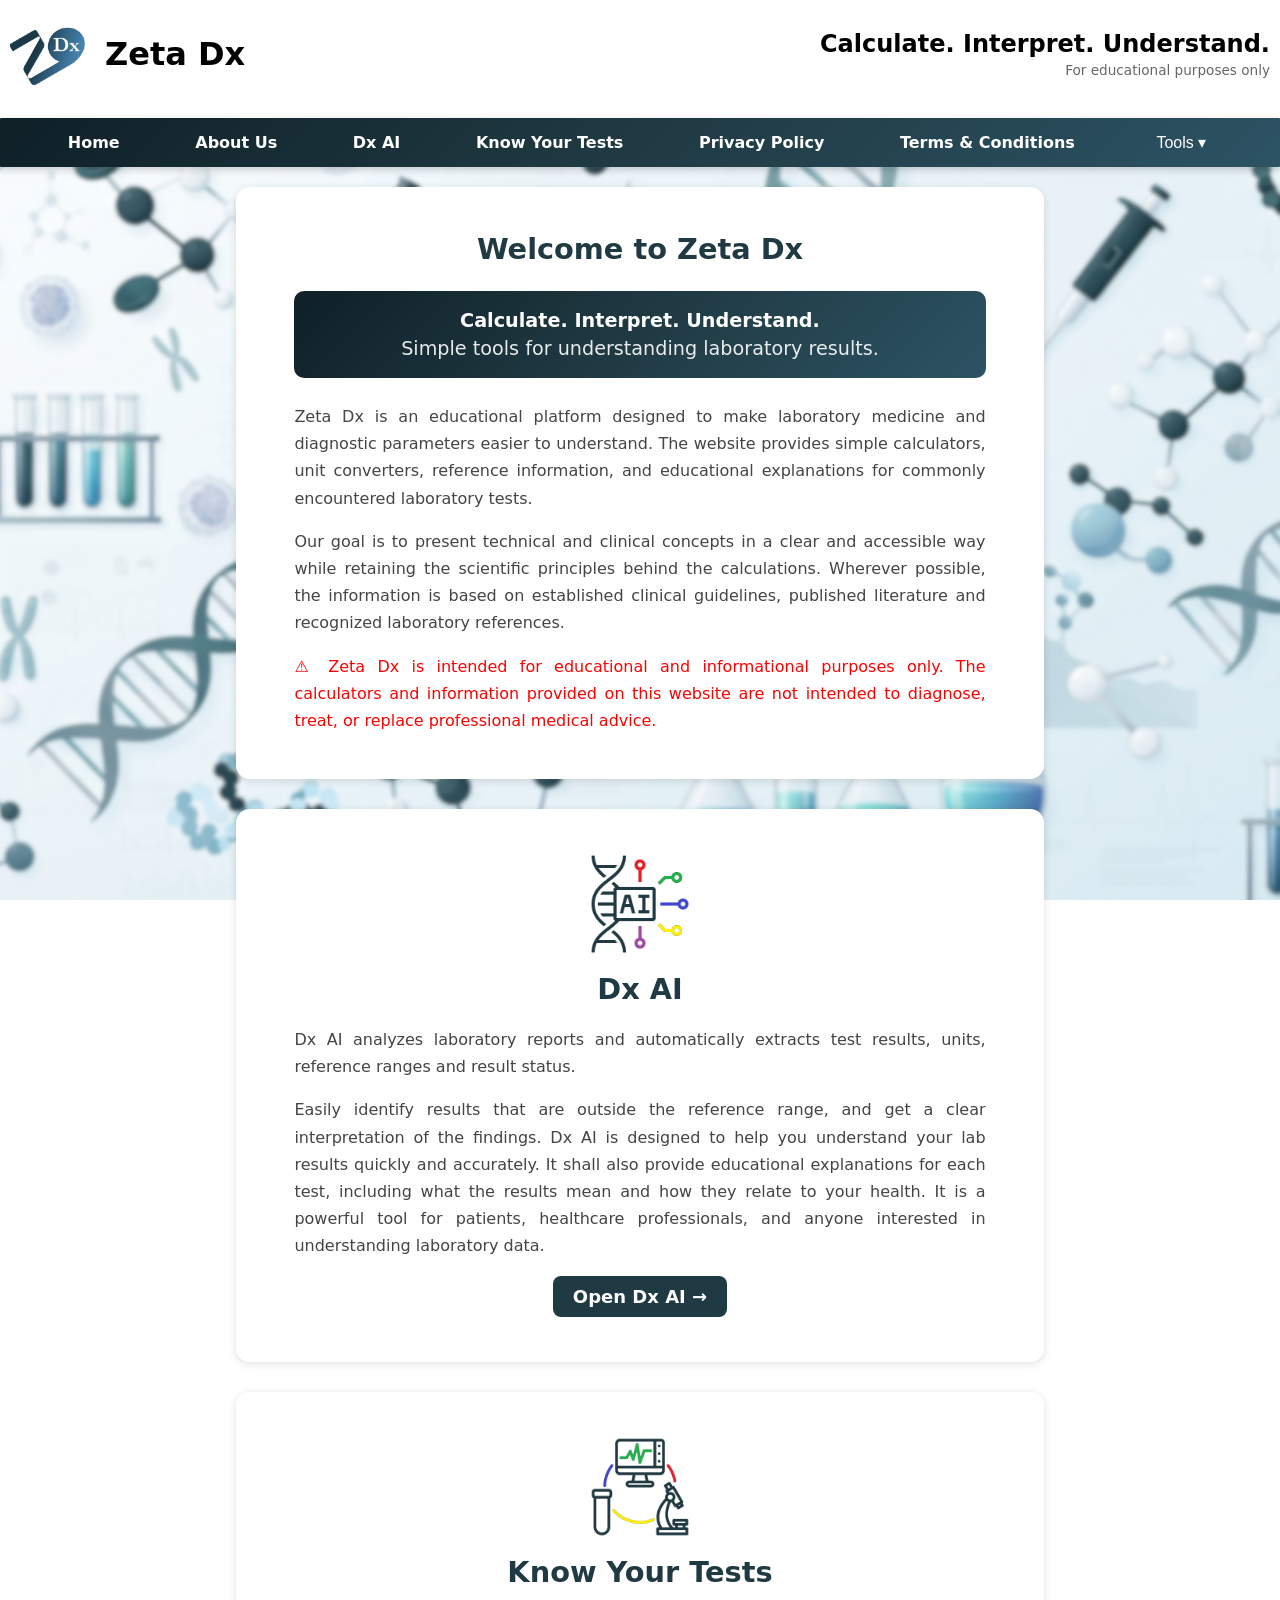
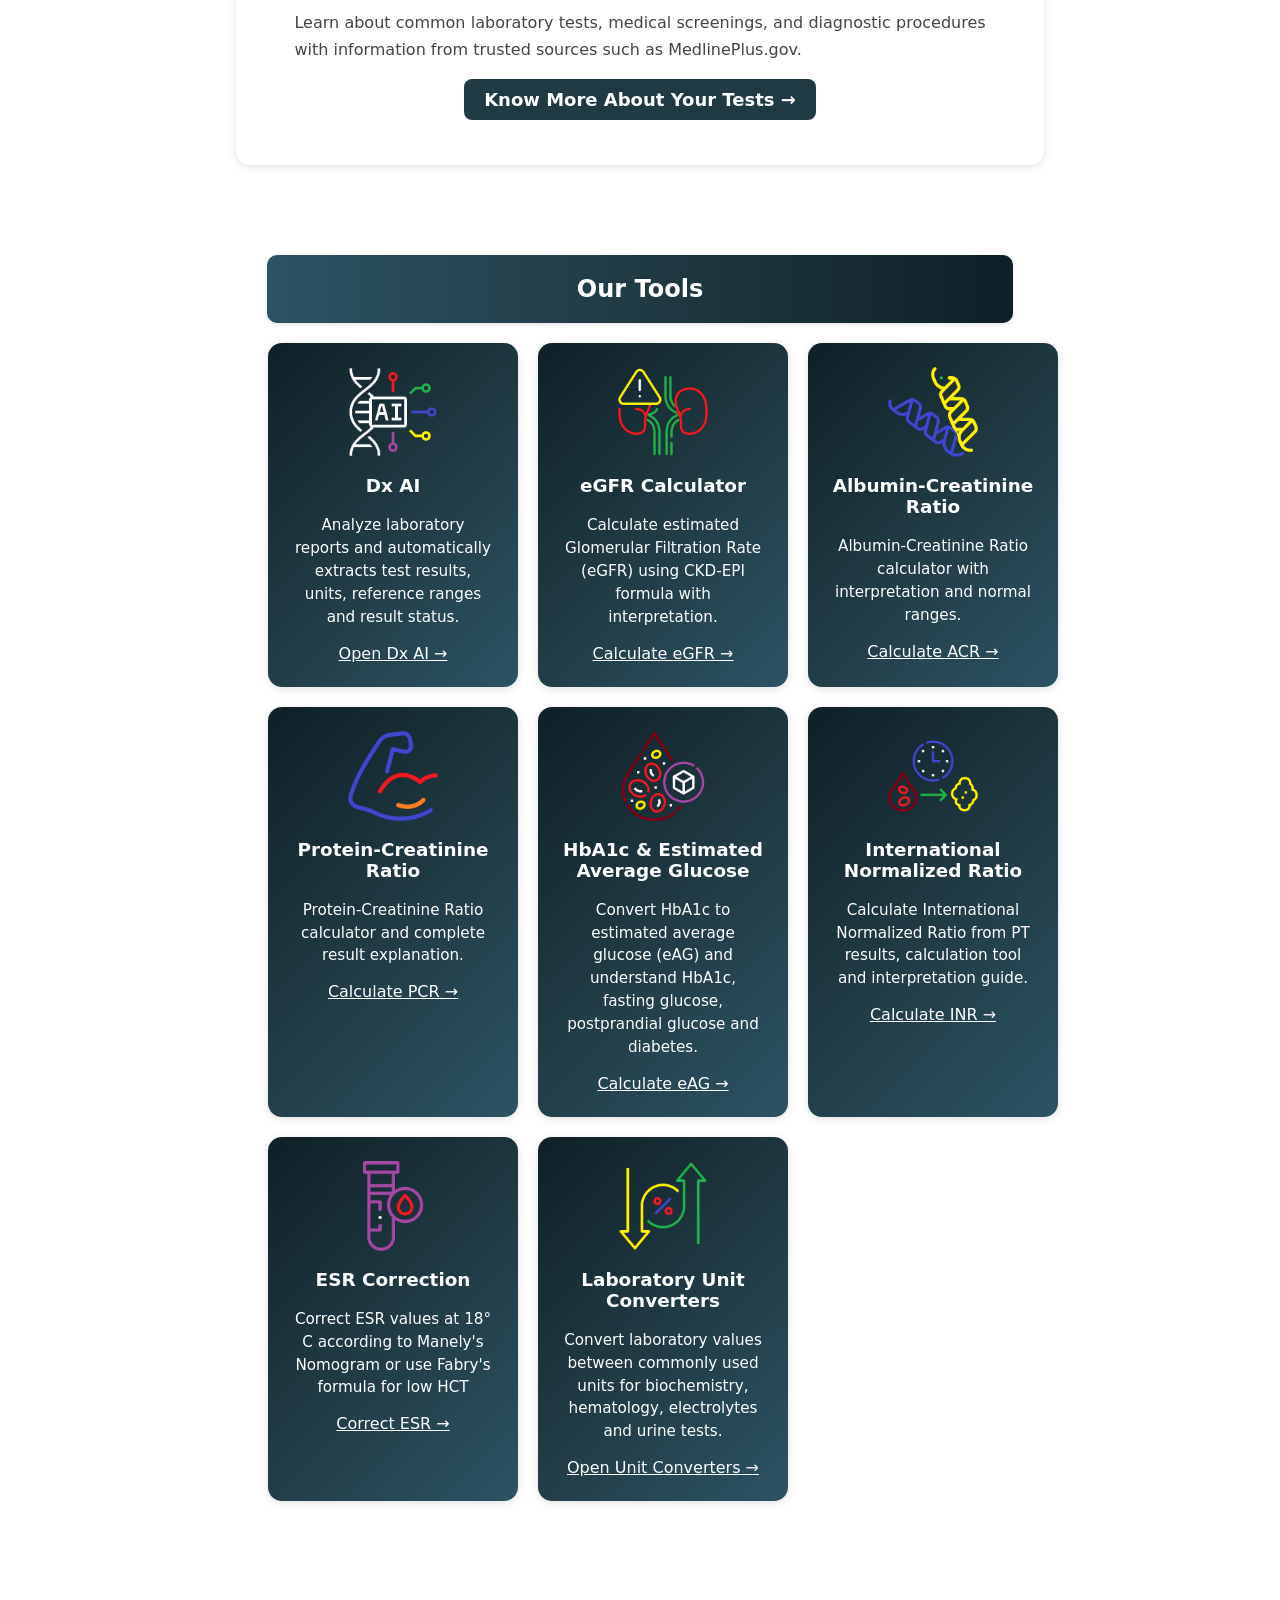
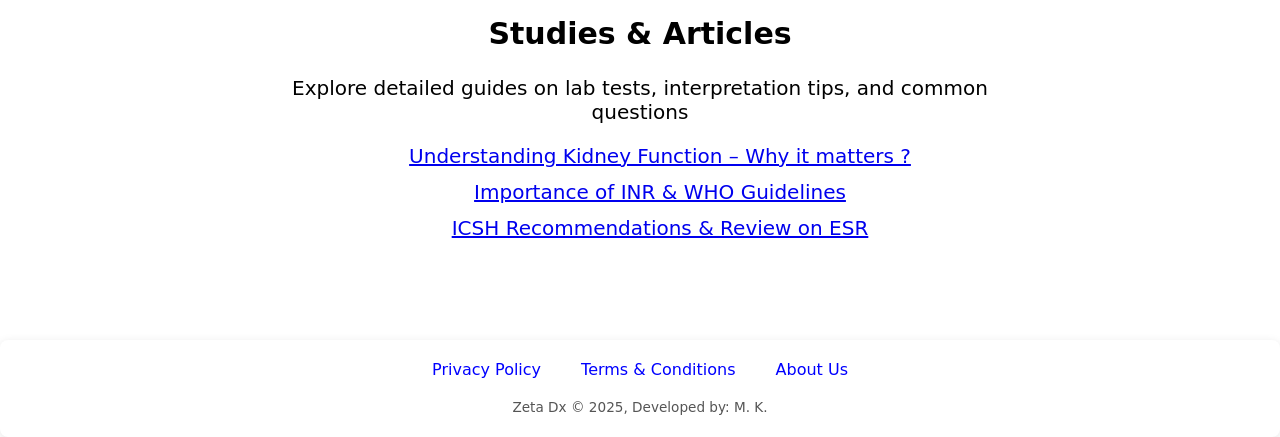
<file: index.html>
<!DOCTYPE html>
<html lang="en">
<head>
	<script async src="https://pagead2.googlesyndication.com/pagead/js/adsbygoogle.js?client=ca-pub-1137049263274228"
	 crossorigin="anonymous"></script>
	<link rel="canonical" href="https://zeta-dx.github.io/" />


	<meta charset="UTF-8" />
	<meta name="viewport" content="width=device-width, initial-scale=1.0" />
	<meta name="description" content="Diagnostic Calculators for ACR, PCR, INR, ESR with detailed lab test explanations and educational medical guides." />
	<meta name="keywords" content="ACR calculator, PCR calculator, INR calculator, ESR Correction, lab calculators, medical calculators, kidney test interpretation, blood test explanation
		urine test, urine analysis, urine strips, kidney health, pathology" />
	<title>Zeta Dx - Calculators & more</title>
	<link rel="icon" href="favicon.ico" type="image/x-icon">
	<!-- Open Graph -->
	<meta property="og:title" content="Zeta Dx – Diagnostic Calculators">
	<meta property="og:description" content="Educational calculators for ACR, PCR, INR and ESR with clear medical explanations.">
	<meta property="og:type" content="website">
	<meta property="og:url" content="https://zeta-dx.github.io/">
	<meta property="og:image" content="https://zeta-dx.github.io/zeta_dx.webp">
	<!-- Twitter Card -->
	<meta name="twitter:card" content="summary_large_image">
	<meta name="twitter:title" content="Zeta Dx – Diagnostic Calculators">
	<meta name="twitter:description" content="ACR, PCR, INR and ESR calculators with medical explanations.">
	<meta name="twitter:image" content="https://zeta-dx.github.io/zeta_dx.webp">
	<script type="application/ld+json">
	{
	  "@context": "https://schema.org",
	  "@type": "WebSite",
	  "name": "Zeta-DX",
	  "url": "https://zeta-dx.github.io/",
	  "description": "Zeta-DX provides medical diagnostic tools, calculators, and clinical reference resources",
	  "inLanguage": "en"
	}
	</script>

	
  <style>
	:root {
	  --brand-gradient: linear-gradient(135deg, #0f2027, #203a43, #2c5364);
	  --brand-shadow: 0 2px 8px rgba(0,0,0,0.12);
	}

	body {
	  background-image: url('bg.png');
	  background-size: cover;
	  background-repeat: no-repeat;
	  background-position: center;
	  background-attachment: fixed;
	  font-family: system-ui, -apple-system, BlinkMacSystemFont, "Segoe UI", Roboto, Arial, sans-serif;
	  margin: 0;
	  padding: 0;
	  
	}

	/* ================= HEADER ================= */

	.top-header {
	  position: sticky;
	  top: 0;
	  z-index: 1000;

	  background: white;
	  box-shadow: 0 2px 10px rgba(0,0,0,0.1);
	}

	/* Top row layout */
	.header-main {
	  display: flex;
	  justify-content: space-between;
	  align-items: center;
	  padding: 14px 10px;
	}

	/* Navigation row */
	.header-nav {
	  max-width: 100%;
	  margin: 10px auto;
	  padding: 14px 30px;
	  background: var(--brand-gradient);
	  display: flex;
	  justify-content: space-around;
	  align-items: center;

	  box-shadow: var(--brand-shadow);
	  border-radius: 1px;
	}

	.header-nav a {
	  text-decoration: none;
	  color: #fff;
	  font-size: 16px;
	}
	
	.header-left {
	  display: flex;
	  align-items: center;
	  gap: 15px;
	}

	.header-left img {
	  height: 80px;
	}

	.title-block h1 {
	  margin: 0;
	  font-size: 2rem;
	}

	.header-right {
	  text-align: right;
	}

	.header-right h2 {
	  margin: 0;
	  font-size: 1.5rem;
	  font-weight: 600;
	}

	.header-right p {
	  margin: 4px 0 0;
	  font-size: 0.85rem;
	  color: #666;
	}
	.dropdown {
	  position: relative;
	}

	/* Button */
	.dropbtn {
	  background: none;
	  border: none;
	  cursor: pointer;
	  font-size: 16px;
	  color:white;
	}

	/* Dropdown menu */
	.dropdown-content {
	  display: none;
	  position: absolute;
	  font: system-ui;
	  top: 100%;
	  left: 0;
	  background: var(--brand-gradient);
	  min-width: 140px;
	  box-shadow: 0 6px 12px rgba(0,0,0,0.2);
	  z-index: 9999;
	}

	.dropdown-content a {
	  display: block;
	  padding: 10px 14px;
	  white-space: nowrap;
	}

	/* Show on hover */
	.dropdown:hover .dropdown-content {
	  display: block;
	}

	/* ================= INTRODUCTION ================= */

	.intro-section {

	width: 60%;

	margin: 20px auto 30px;

	padding: 35px 20px;

	background: white;

	border-radius: 14px;

	box-shadow: var(--brand-shadow);

	}


	.intro-content {

	max-width: 90%;

	margin: 10px auto;

	}

	.intro-content h2 {

	margin-top: 5px;

	margin-bottom: 20px;
	

	color: #203a43;

	font-size: 1.8rem;

	text-align: center;

	}


	.intro-content p {

	color: #444;

	font-size: 1rem;

	line-height: 1.7;

	text-align: justify;

	margin-bottom: 16px;

	}


	.intro-highlight {

	display: flex;

	flex-direction: column;

	align-items: center;

	gap: 5px;

	margin: 25px 0;

	padding: 18px;

	background: var(--brand-gradient);

	color: white;

	border-radius: 10px;

	text-align: center;

	}


	.intro-highlight strong {

	font-size: 1.2rem;

	}


	.intro-highlight span {

	font-size: 1.2rem;

	opacity: 0.9;

	}


	.intro-disclaimer {

	font-size: 1rem !important;

	color: #ff0000 !important;

	margin-bottom: 0 !important;

	}


	/* ================= MOBILE ================= */

	@media (max-width: 500px) {

	.intro-section {

		width: 70%;

		padding: 15px 20px;

	}

	.intro-content p {

		text-align: left;

	}

	}

	/* ================= NAV ================= */

	nav {
	  background: #fff;
	  max-width: 65%;
	  margin: 10px auto;
	  padding: 14px 30px;

	  display: flex;
	  justify-content: space-around;
	  align-items: center;

	  box-shadow: var(--brand-shadow);
	  border-radius: 12px;
	}

	nav a {
	  text-decoration: none;
	  color: #000;
	  font-weight: 600;
	}

	/* ================= HERO ================= */

	.hero {
	  background: var(--brand-gradient);
	  width: 80%;
	  margin: 20px auto;
	  padding: 30px 25px;
	  text-align: center;
	  color: white;
	  border-radius: 14px;
	  box-shadow: var(--brand-shadow);
	}

	.hero h1 {
	  font-size: 2rem;
	  margin-bottom: 10px;
	}

	/* ================= SECTIONS ================= */

	.section {
	  padding: 40px 20px;
	  text-align: center;
	}

	.section-title {
	  background: var(--brand-gradient);
	  color: white;
	  padding: 16px 30px;
	  border-radius: 12px;
	  width: fit-content;
	  margin: 0 auto 30px;
	  box-shadow: var(--brand-shadow);
	}

	/* ================= CARDS ================= */

	.cards {
	  width: 60%;
	  margin: 0 auto;
	  display: grid;
	  grid-template-columns: repeat(3, minmax(250px, 1fr));
	  gap: 20px;
	}

	.card {
	  background: var(--brand-gradient);
	  border-radius: 14px;
	  padding: 24px;
	  color: white;
	  box-shadow: var(--brand-shadow);
	  transition: transform 0.2s ease, box-shadow 0.2s ease;
	}

	.card-icon {
		width: 100%;
		height: 90px;

		margin-bottom: 18px;

		display: flex;
		align-items: center;
		justify-content: center;
	}

	.card-icon img {
		width: 100%;
		height: 100%;

		object-fit: contain;

		display: block;
	}

	.card-icon-1 {
		width: 100%;
		height: 100px;

		margin-bottom: 18px;

		display: flex;
		align-items: center;
		justify-content: center;
	}

	.card-icon-1 img {
		width: 100%;
		height: 100%;

		object-fit: contain;

		display: block;
	}

	.card:hover {
	  transform: translateY(-4px);
	  box-shadow: 0 6px 16px rgba(0,0,0,0.18);
	}

	.card h3 {
	  margin-top: 0;
	  font-size: 1.15rem;
	}

	.card p {
	  font-size: 0.95rem;
	  line-height: 1.5;
	}

	/* ================= FOOTER ================= */

	footer {
	  max-width: 100%;
	  margin: 40px auto 0;
	  padding: 20px;
	  background: white;
	  border-radius: 8px;
	  box-shadow: var(--brand-shadow);
	  text-align: center;
	}

	footer ul {
	  list-style: none;
	  padding: 0;
	  display: flex;
	  justify-content: center;
	  gap: 40px;
	  margin: 0;
	}

	footer ul li a {
	  color: #1a73e8;
	  font-weight: 500;
	  text-decoration: none;
	}

	footer ul li a:hover {
	  text-decoration: underline;
	}

	footer p {
	  margin-top: 12px;
	  font-size: 0.85rem;
	  color: #555;
	}

	/* ================= MOBILE ================= */

	@media (max-width: 700px) {
	  nav {
		max-width: 90%;
		flex-direction: column;
		gap: 10px;
	  }

	  .cards {
		width: 90%;
		grid-template-columns: 1fr;
	  }

	  .header-right {
		display: none;
	  }
	}
</style>

</head>
<body>
<header class="top-header">
  
  <!-- Top row -->
  <div class="header-main">
    <div class="header-left">
      <img src="zeta_dx.webp" alt="Zeta Dx Logo">
      <div class="title-block">
        <h1>Zeta Dx</h1>
      </div>
    </div>

    <div class="header-right">
      <h2>Calculate. Interpret. Understand.</h2>
      <p>For educational purposes only</p>
    </div>
  </div>

  <!-- Navigation row -->
  <nav class="header-nav">
  <a href="./index.html">Home</a>
  <a href="./contact.html">About Us</a>
  <a href="./dx-ai.html">Dx AI</a>
  <a href="./medical-tests.html">Know Your Tests</a>
  <a href="./privacy_policy.html">Privacy Policy</a>
  <a href="./disclaimer.html">Terms & Conditions</a>

  <div class="dropdown">
    <button class="dropbtn">Tools ▾</button>
    <div class="dropdown-content">
		<a href="./eag.html">eAG</a>
		<a href="./egfr.html">eGFR</a>
      	<a href="./acr.html">ACR</a>
      	<a href="./pcr.html">PCR</a>
      	<a href="./inr.html">INR</a>
      	<a href="./esr.html">ESR</a>
	  	<a href="./convertors.html">Unit Convertors</a>
    </div>
  </div>
</nav>


</header>
<main>
	<section class="intro-section">
		<div class="intro-content">
			<h2>Welcome to Zeta Dx</h2>
			<div class="intro-highlight">
			<strong>
				Calculate. Interpret. Understand.
			</strong>
			<span>
				Simple tools for understanding laboratory results.
			</span>
			</div>
			<p>
			Zeta Dx is an educational platform designed to make
			laboratory medicine and diagnostic parameters easier
			to understand. The website provides simple calculators,
			unit converters, reference information, and educational
			explanations for commonly encountered laboratory tests.
			</p>
			<p>
			Our goal is to present technical and clinical concepts
			in a clear and accessible way while retaining the
			scientific principles behind the calculations.
			Wherever possible, the information is based on
			established clinical guidelines, published literature
			and recognized laboratory references.
			</p>
			
			<p class="intro-disclaimer">
			⚠ Zeta Dx is intended for educational and informational
			purposes only. The calculators and information provided
			on this website are not intended to diagnose, treat,
			or replace professional medical advice.
			</p>

		</div>

	</section>
	<!-- ================= DX AI ================= -->

	<section class="intro-section">

		<div class="intro-content">
			<div class="card-icon-1">
				<img src="dx_ai_2.png" alt="Dx AI big Icon">
			</div>
			<h2>Dx AI</h2>
			
			<p>
				Dx AI analyzes laboratory reports and automatically
				extracts test results, units, reference ranges and
				result status.
			</p>

			<p>
				Easily identify results that are outside the reference range, and get a clear interpretation of the findings. 
				Dx AI is designed to help you understand your lab results quickly and accurately. 
				It shall also provide educational explanations for each test, including what the results mean and how they relate to your health.
				It is a powerful tool for patients, healthcare professionals, and anyone interested in understanding laboratory data.
			</p>

			<a
			href="dx-ai.html"
			style="
				display: block;
				font-size: 18px;
				width: fit-content;
				margin: 15px auto 0;
				padding: 10px 20px;
				background: #203a43;
				color: white;
				border-radius: 8px;
				text-decoration: none;
				font-weight: 600;
			"
		>
			Open Dx AI →
		</a>

		

		</div>

	</section>

	<section class="intro-section">

		<div class="intro-content">
			<div class="card-icon-1">
				<img src="medical-test-1.png" alt="Medical Test Icon">
			</div>
			<h2>Know Your Tests</h2>
			
			<p>
				Learn about common laboratory tests, medical screenings,
                and diagnostic procedures with information from trusted sources such as
                MedlinePlus.gov.
			</p>

			<a
			href="medical-tests.html"
			style="
				display: block;
				font-size: 18px;
				width: fit-content;
				margin: 15px auto 0;
				padding: 10px 20px;
				background: #203a43;
				color: white;
				border-radius: 8px;
				text-decoration: none;
				font-weight: 600;
			"
		>
			Know More About Your Tests →
		</a>

		

		</div>

	</section>

  <section class="section">
	<!-- <h2>Understand Your Lab Results With Simple Tools</h2> -->
    <h2 style="background: linear-gradient(270deg, #0f2027, #203a43, #2c5364); border-radius: 10px;  padding: 20px; color: white; 
		box-shadow: 0 2px 4px rgba(0,0,0,0.1); max-width: 57%; margin: 20px auto;">Our Tools</h2>
    <div class="cards">
		<div class="card">
			<div class="card-icon">
				<img src="dx_ai.png" alt="Dx AI Icon">
			</div>
		<h3>Dx AI</h3>
		<p>Analyze laboratory reports and automatically extracts test results, units, reference ranges and 
				result status.</p>
		<a href="./dx-ai.html" style="color: white">Open Dx AI →</a>
	 	</div>
		<div class="card">
			<div class="card-icon">
				<img src="egfr.png" alt="eGFR Calculator Icon">
			</div>
		<h3>eGFR Calculator</h3>
		<p>Calculate estimated Glomerular Filtration Rate (eGFR) using CKD-EPI formula with interpretation.</p>
		<a href="./egfr.html" style="color: white">Calculate eGFR →</a>
	 	</div>
      <div class="card">
	  	<div class="card-icon">
			<img src="acr.png" alt="ACR Calculator Icon">
	  	</div>
        <h3>Albumin-Creatinine Ratio</h3>
        <p>Albumin-Creatinine Ratio calculator with interpretation and normal ranges.</p>
        <a href="./acr.html" style="color: white;">Calculate ACR →</a>
      </div>
      <div class="card">
		<div class="card-icon">
			<img src="pcr.png" alt="PCR Calculator Icon">
		</div>
        <h3>Protein-Creatinine Ratio</h3>
        <p>Protein-Creatinine Ratio calculator and complete result explanation.</p>
        <a href="./pcr.html" style="color: white;">Calculate PCR →</a>
      </div>
	  <div class="card">
	  	<div class="card-icon">
			<img src="glucose.png" alt="eAG Calculator Icon">
	  	</div>
		<h3>HbA1c & Estimated Average Glucose</h3>
		<p>Convert HbA1c to estimated average glucose (eAG) and understand HbA1c, fasting glucose, postprandial glucose and diabetes.</p>
		<a href="./eag.html" style="color: white;">Calculate eAG →</a>
		</div>
      <div class="card">
		<div class="card-icon">
			<img src="inr.png" alt="INR Calculator Icon">	
		</div>
        <h3>International Normalized Ratio</h3>
        <p>Calculate International Normalized Ratio from PT results, calculation tool and interpretation guide.</p>
        <a href="./inr.html" style="color: white">Calculate INR →</a>
      </div>
      <div class="card">
		<div class="card-icon">
			<img src="esr.png" alt="ESR Correction Icon">
		</div>
        <h3>ESR Correction</h3>
        <p>Correct ESR values at 18&deg C according to Manely's Nomogram or use Fabry's formula for low HCT</p>
        <a href="./esr.html" style="color: white">Correct ESR →</a>
      </div>
	 <div class="card">
		<div class="card-icon">
			<img src="conversion.png" alt="Unit Converters Icon">
		</div>
		<h3>Laboratory Unit Converters</h3>
		<p>Convert laboratory values between commonly used units for biochemistry, hematology, electrolytes and urine tests.</p>
		<a href="./convertors.html" style="color: white;">	Open Unit Converters →</a>
	</div>
    </div>
  </section>

  <section class="section" style="background: white; color:black; align-items: center; width: 55%;  margin: 10px auto; border-radius: 10px; font-size: 20px";>
    <h2>Studies & Articles</h2>
    <p>Explore detailed guides on lab tests, interpretation tips, and common questions</p>
    <ul style="list-style: none;">
      <li style="margin-bottom: 12px;"><a href="https://www.kidney.org/kidney-topics/know-your-kidney-numbers-two-simple-tests">Understanding Kidney Function – Why it matters ?</a></li>
      <li style="margin-bottom: 12px;"><a href="https://cdn.who.int/media/docs/default-source/biologicals/blood-products/document-migration/trs_979_annex_6.pdf?sfvrsn=5c960b91_3">Importance of INR & WHO Guidelines</a></li>
      <li style="margin-bottom: 12px;"><a href="https://www.icsh.org/review-of-the-measurement-of-the-erythocyte-sedimentation-rate">ICSH Recommendations & Review on ESR</a></li>
    </ul>
  </section>
</main>

 <footer>
  <ul>
	<li><a href="./privacy_policy.html">Privacy Policy</a></li>
	<li><a href="./disclaimer.html">Terms & Conditions</a></li>
	<li><a href="./contact.html">About Us</a></li>
  </ul>
<p><br>Zeta Dx &copy; 2025, Developed by: M. K.</p>
</footer>
<style>
	  footer {
		max-width: 100%;
		height: auto;
		margin: 40px auto 0;
		padding: 20px;
		background: white;
		border-radius: 8px;
		box-shadow: 0 2px 10px rgba(0,0,0,0.1);
		overflow: hidden;
	  }

	  footer ul {
		list-style: none;
		padding: 0;
		display: flex;
		gap: 40px;
		justify-content: center;
		margin: 0;
	  }

	  footer ul li a {
		color: blue;
		text-decoration: none;
		font-size: 16px;
		font-style: bold;
	  }

	  footer ul li a:hover {
		text-decoration: underline;
	  }
	footer p {
		margin: 0;
		text-align: center;
		line-height: 1.4;
	}
</style>

<script>
function toggleMenu() {
  document.querySelector('nav').classList.toggle('open');
}
</script>
</body>
</html>
</file>
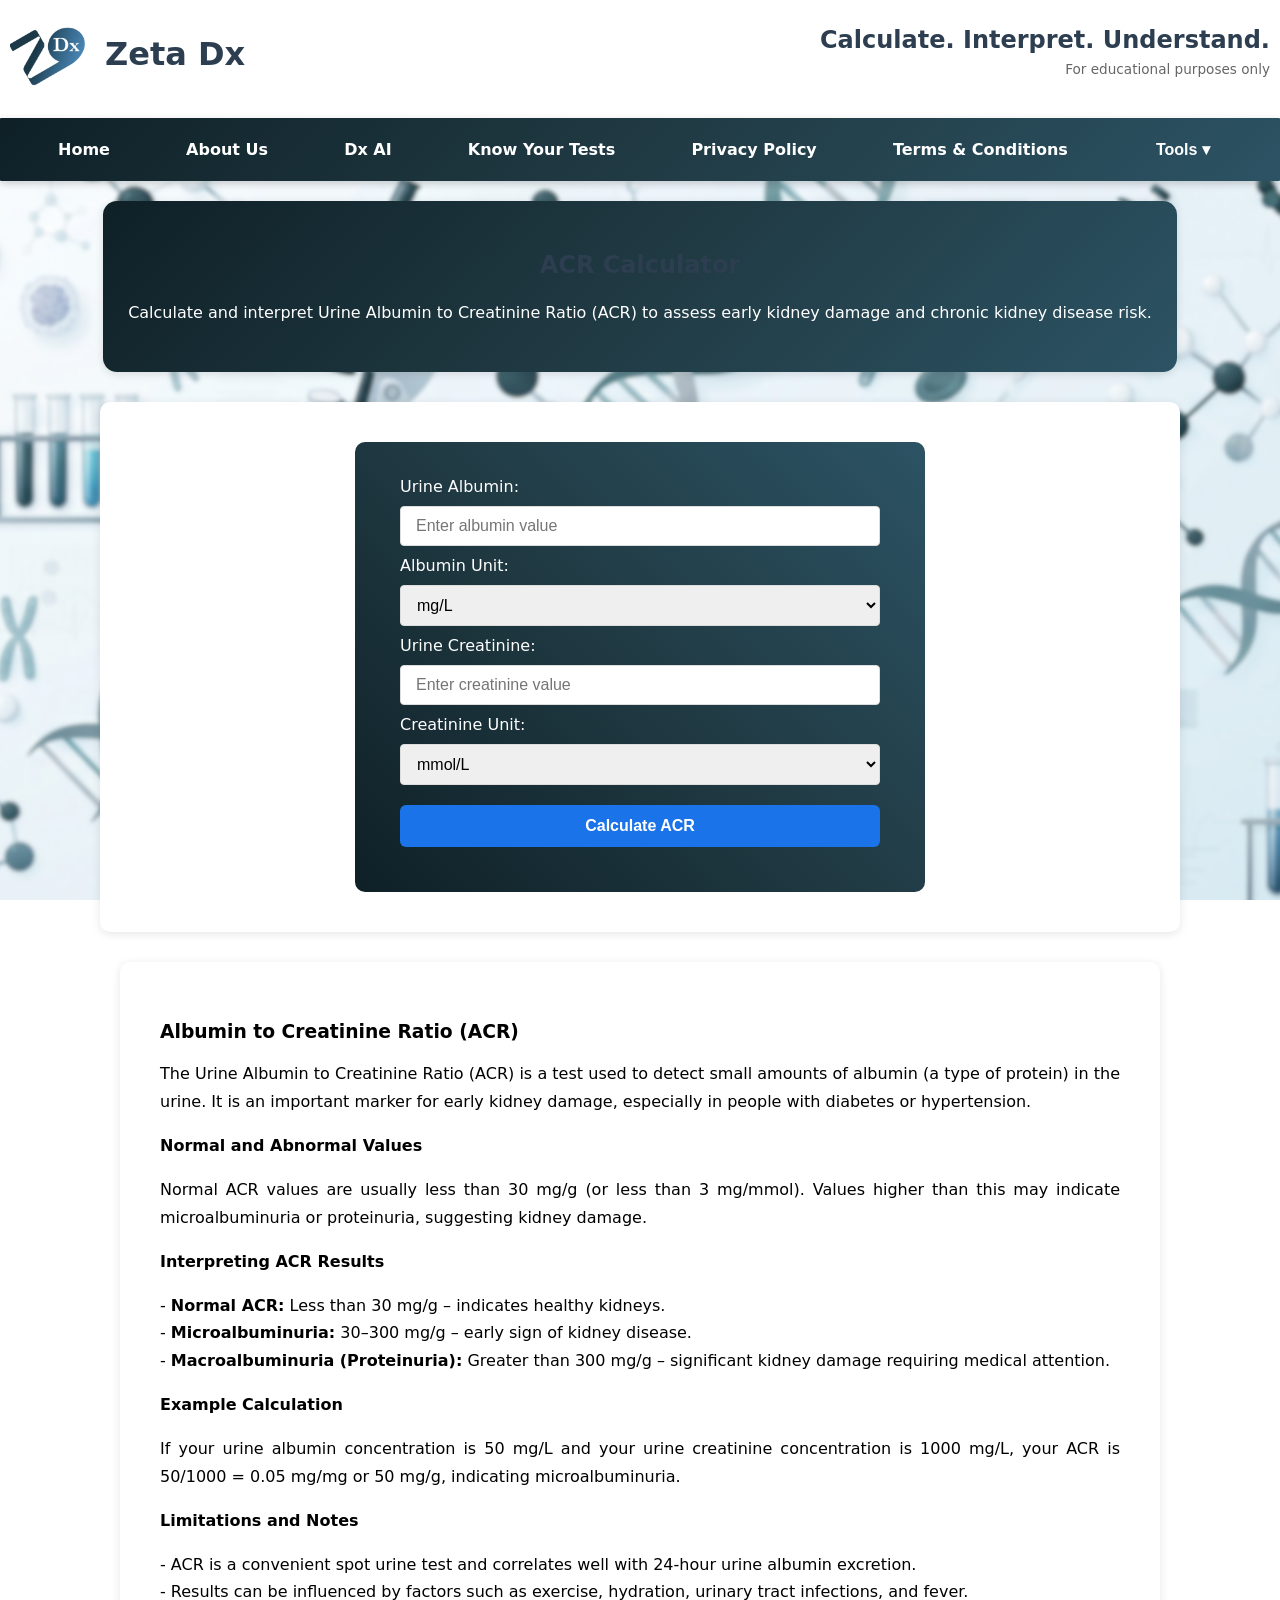
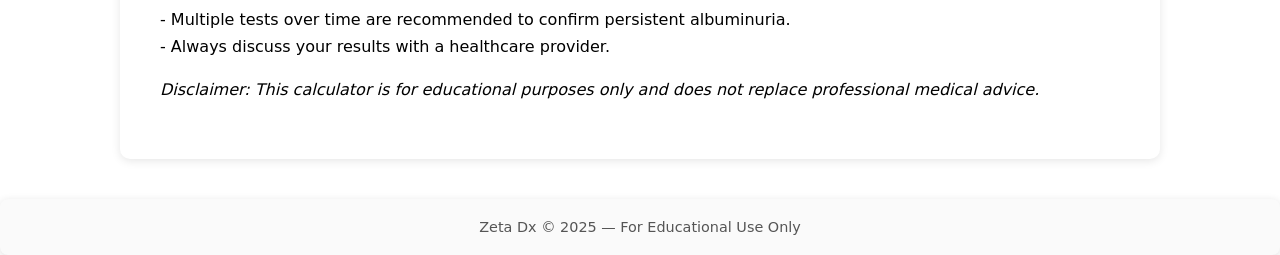
<file: acr.html>
<!DOCTYPE html>
<html lang="en">
<head>
	<script async src="https://pagead2.googlesyndication.com/pagead/js/adsbygoogle.js?client=ca-pub-1137049263274228"
     crossorigin="anonymous"></script>
	<link rel="canonical" href="https://zeta-dx.github.io/acr.html"/>


  <meta charset="UTF-8" />
  <meta name="viewport" content="width=device-width, initial-scale=1.0" />

  <title>ACR – Albumin Creatinine Ratio | Zeta Dx</title>
  <link rel="icon" href="./favicon.ico" type="image/x-icon">
  <meta name="description" content="ACR Calculator - Albumin to Creatinine Ratio with CKD staging, interpretation, examples and educational explanation." />
	<link
        rel="stylesheet"
        href="style.css"
    >
  <style>
    :root {
	  --brand-gradient: linear-gradient(135deg, #0f2027, #203a43, #2c5364);
	  --brand-shadow: 0 2px 8px rgba(0,0,0,0.12);
	}

	body {
	  background-image: url('bg.png');
	  background-size: cover;
	  background-repeat: no-repeat;
	  background-position: center;
	  background-attachment: fixed;
	  font-family: system-ui, -apple-system, BlinkMacSystemFont, "Segoe UI", Roboto, Arial, sans-serif;
	  margin: 0;
	  padding: 0;
	}

	/* ================= HEADER ================= */

	.top-header {
	  position: sticky;
	  top: 0;
	  z-index: 1000;

	  background: white;
	  box-shadow: 0 2px 10px rgba(0,0,0,0.1);
	}

	/* Top row layout */
	.header-main {
	  display: flex;
	  justify-content: space-between;
	  align-items: center;
	  padding: 14px 10px;
	}

	/* Navigation row */
	.header-nav {
	  max-width: 100%;
	  margin: 10px auto;
	  padding: 0px 20px;
	  background: var(--brand-gradient);
	  display: flex;
	  justify-content: space-around;
	  align-items: center;
	  box-shadow: var(--brand-shadow);
	  border-radius: 1px;
	}

	.header-nav a {
	  text-decoration: none;
	  color: #fff;
	  font-size: 16px;
	}
	
	.header-left {
	  display: flex;
	  align-items: center;
	  gap: 15px;
	}

	.header-left img {
	  height: 80px;
	}

	.title-block h1 {
	  margin: 0;
	  font-size: 2rem;
	}

	.header-right {
	  text-align: right;
	}

	.header-right h2 {
	  margin: 0;
	  font-size: 1.5rem;
	  font-weight: 600;
	}

	.header-right p {
	  margin: 4px 0 0;
	  font-size: 0.85rem;
	  color: #666;
	}
	.dropdown {
	  position: relative;
	}

	/* Button */
	.dropbtn {
	  background: none;
	  border: none;
	  cursor: pointer;
	  font-size: 16px;
	  color:white;
	}

	/* Dropdown menu */
	.dropdown-content {
	  display: none;
	  position: absolute;
	  font: system-ui;
	  top: 100%;
	  left: 0;
	  background: var(--brand-gradient);
	  min-width: 140px;
	  box-shadow: 0 6px 12px rgba(0,0,0,0.2);
	  z-index: 9999;
	}

	.dropdown-content a {
	  display: block;
	  padding: 10px 14px;
	  white-space: nowrap;
	}

	/* Show on hover */
	.dropdown:hover .dropdown-content {
	  display: block;
	}
	.header-og {
      max-width: 75%;
      margin: 20px auto;
      padding: 40px;
      background: white;
      border-radius: 8px;
      box-shadow: 0 2px 10px rgba(0,0,0,0.1);
      text-align: center;
    }
	/* ================= NAV ================= */

	nav {
	  background: #fff;
	  max-width: 65%;
	  margin: 10px auto;
	  padding: 14px 30px;

	  display: flex;
	  justify-content: space-around;
	  align-items: center;

	  box-shadow: var(--brand-shadow);
	  border-radius: 12px;
	}

	nav a {
	  text-decoration: none;
	  color: #000;
	  font-weight: 600;
	}
    .hero {
	  background: var(--brand-gradient);
	  width: 80%;
	  margin: 20px auto;
	  padding: 30px 25px;
	  text-align: center;
	  color: white;
	  border-radius: 14px;
	  box-shadow: var(--brand-shadow);
	}

	.hero h1 {
	  font-size: 2rem;
	  margin-bottom: 10px;
	}

    .section {
      max-width: 75%;
      margin: 30px auto;
      padding: 40px 60px;
      color: white;
      text-align: justify;
    }

    .white-section {
      background: white;
      color: black;
      border-radius: 10px;
      padding: 40px;
    }

    .calculator {
      background: linear-gradient(45deg, #0f2027, #203a43, #2c5364);
      color: white;
      border-radius: 10px;
      max-width: 50%;
      margin: auto;
      padding: 35px 45px;
      text-align: left;
    }

    input { 
		margin: 10px 0; 
		padding: 10px 15px; 
		width: 100%; 
		font-size: 16px; 
		text-align: left;
		border: 1px solid #ddd;
		border-radius: 4px;
		vertical-align: middle;
		box-sizing: border-box;
	}
	
	 select { 
		margin: 10px 0; 
		padding: 10px 12px; 
		width: 100%;
		font-size: 16px; 
		text-align: left;
		border: 1px solid #ddd;
		border-radius: 4px;
		vertical-align: middle;
		box-sizing: border-box;
	}

    button {
      background: #1a73e8;
      color: white;
      cursor: pointer;
      font-weight: bold;
	  width: 100%;
      padding: 12px;
      margin: 10px 0;
      border-radius: 6px;
      border: none;
      font-size: 1rem;
    }

    .result {
      margin-top: 15px;
      font-size: 1.2rem;
      font-weight: bold;
    }

    footer {
      text-align: center;
      padding: 20px;
      background: #fafafa;
      margin-top: 40px;
      font-size: 0.9rem;
      color: #555;
    }
  </style>
</head>

<body>
<header class="top-header">
  
  <!-- Top row -->
  <div class="header-main">
    <div class="header-left">
      <img src="zeta_dx.webp" alt="Zeta Dx Logo">
      <div class="title-block">
        <h1>Zeta Dx</h1>
      </div>
    </div>

    <div class="header-right">
      <h2>Calculate. Interpret. Understand.</h2>
      <p>For educational purposes only</p>
    </div>
  </div>

  <!-- Navigation row -->
 <nav class="header-nav">
  <a href="./index.html">Home</a>
  <a href="./contact.html">About Us</a>
  <a href="./dx-ai.html">Dx AI</a>
  <a href="./medical-tests.html">Know Your Tests</a>
  <a href="./privacy_policy.html">Privacy Policy</a>
  <a href="./disclaimer.html">Terms & Conditions</a>

  <div class="dropdown">
    <button class="dropbtn">Tools ▾</button>
    <div class="dropdown-content">
		<a href="./eag.html">eAG</a>
		<a href="./egfr.html">eGFR</a>
      	<a href="./acr.html">ACR</a>
      	<a href="./pcr.html">PCR</a>
      	<a href="./inr.html">INR</a>
      	<a href="./esr.html">ESR</a>
	  	<a href="./convertors.html">Unit Convertors</a>
    </div>
  </div>
</nav>


</header>


<section class="hero">
  <h2>ACR Calculator</h2>
  <p>
    Calculate and interpret Urine Albumin to Creatinine Ratio (ACR) to assess
    early kidney damage and chronic kidney disease risk.
  </p>
</section>

<section class="section">
  <div class="calculator">
	<label for="albumin">Urine Albumin:<br></label>
	<input type="number" id="albumin" placeholder="Enter albumin value" required>
	
	<label for="albuminUnit"><br>Albumin Unit:<br></label>
	<select id="albuminUnit">
		<option value="mg/L" selected>mg/L</option>
	</select>
	
	<label for="creatinineACR"><br>Urine Creatinine:</label>
	<input type="number" id="creatinineACR" placeholder="Enter creatinine value" required>
	
	<label for="unitACR">Creatinine Unit:</label>
	<select id="unitACR">
		<option value="mmol/L" selected>mmol/L</option>
		<option value="g/L">g/L</option>
	</select>
	
	<button onclick="calculateACR()">Calculate ACR</button>
	<div class="result" id="acrResult" style="display: none;"></div>
	<div class="calculation" id="acrCalculationDetails" style="display: none;"></div>
  </div>
</section>

<section class="section white-section">
  <h3>Albumin to Creatinine Ratio (ACR)</h3>
  <p>The Urine Albumin to Creatinine Ratio (ACR) is a test used to detect small amounts of albumin (a type of protein) in the urine. It is an important marker for early kidney damage, especially in people with diabetes or hypertension.</p>

  <h4>Normal and Abnormal Values</h4>
  <p>Normal ACR values are usually less than 30 mg/g (or less than 3 mg/mmol). Values higher than this may indicate microalbuminuria or proteinuria, suggesting kidney damage.</p>

  <h4>Interpreting ACR Results</h4>
  <p>
	- <strong>Normal ACR:</strong> Less than 30 mg/g – indicates healthy kidneys.<br>
	- <strong>Microalbuminuria:</strong> 30–300 mg/g – early sign of kidney disease.<br>
	- <strong>Macroalbuminuria (Proteinuria):</strong> Greater than 300 mg/g – significant kidney damage requiring medical attention.
  </p>

  <h4>Example Calculation</h4>
  <p>If your urine albumin concentration is 50 mg/L and your urine creatinine concentration is 1000 mg/L, your ACR is 50/1000 = 0.05 mg/mg or 50 mg/g, indicating microalbuminuria.</p>

  <h4>Limitations and Notes</h4>
  <p>
	- ACR is a convenient spot urine test and correlates well with 24-hour urine albumin excretion.<br>
	- Results can be influenced by factors such as exercise, hydration, urinary tract infections, and fever.<br>
	- Multiple tests over time are recommended to confirm persistent albuminuria.<br>
	- Always discuss your results with a healthcare provider.
  </p>

  <p><em>Disclaimer: This calculator is for educational purposes only and does not replace professional medical advice.</em></p>
</section>


<footer>
  Zeta Dx © 2025 — For Educational Use Only
</footer>

<script>
function calculateACR() {
	let albumin = parseFloat(document.getElementById("albumin").value);
	let creatinine = parseFloat(document.getElementById("creatinineACR").value);
	let unit = document.getElementById("unitACR").value;
	
	if (isNaN(albumin) || isNaN(creatinine) || creatinine <= 0) {
		document.getElementById("acrResult").innerHTML = "Please enter valid values.";
		document.getElementById("acrResult").style.display = "block";
		document.getElementById("acrCalculationDetails").innerHTML = "";
		document.getElementById("acrCalculationDetails").style.display = "none";
		return;
	}
	
	let originalCreatinine = creatinine;
	
	if (unit === "mmol/L") { 
		creatinine = (creatinine * 0.11312).toFixed(3); // Convert mmol/L to g/L
	} else {
		creatinine = creatinine.toFixed(3);
	}
	
	let acr = (albumin / creatinine).toFixed(2);
	let classification = "";
	let color = "black";
	
	if (acr < 30) {
		classification = "CKD A1 (Normal)";
		color = "green";
	} else if (acr >= 30 && acr <= 300) {
		classification = "CKD A2 (Moderate)";
		color = "red";
	} else {
		classification = "CKD A3 (Severe)";
		color = "red";
	}
	
	document.getElementById("acrResult").innerHTML = `<strong style="color: ${color};">ACR:</strong> ${acr} <br> <strong style="color: ${color};">${classification}</strong>`;
	document.getElementById("acrResult").style.display = "block";
	
	let calculationDetails = `Albumin: ${albumin} mg/L<br>
							  Creatinine: ${originalCreatinine} ${unit} -> ${creatinine} g/L<br>
							  ACR = Albumin (mg/L) / Creatinine (g/L) <br>
							  ACR = ${albumin} / ${creatinine} <br>
							  ACR = ${acr}`;
	
	document.getElementById("acrCalculationDetails").innerHTML = `<strong>Calculation:</strong><br>${calculationDetails}`;
	document.getElementById("acrCalculationDetails").style.display = "block";
}
</script>

</body>
</html>
</file>
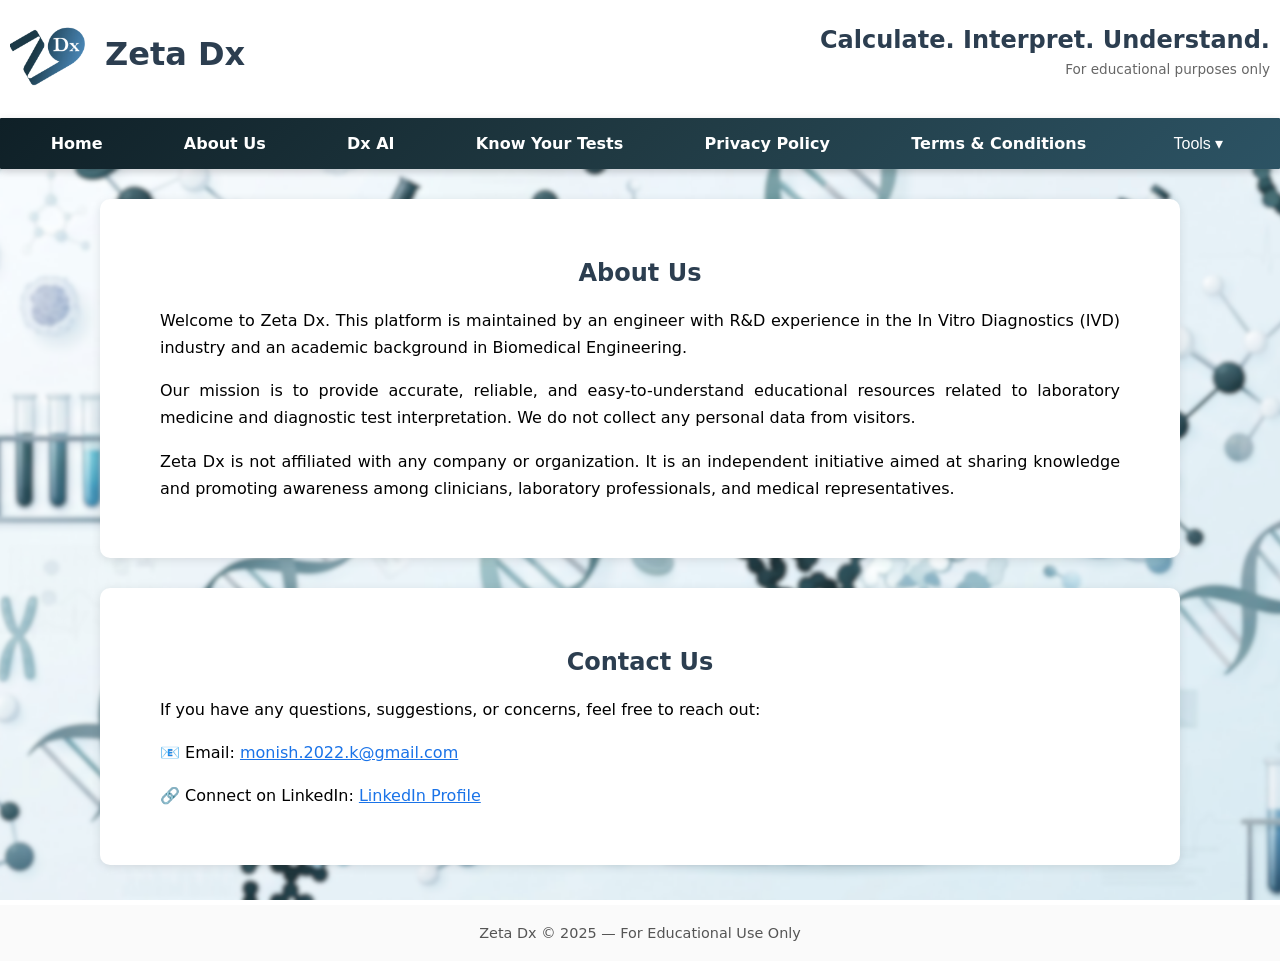
<file: contact.html>
<!DOCTYPE html>
<html lang="en">
<head>
  <script async src="https://pagead2.googlesyndication.com/pagead/js/adsbygoogle.js?client=ca-pub-1137049263274228"
     crossorigin="anonymous"></script>
	<link rel="canonical" href="https://zeta-dx.github.io/contact.html"/>

  <meta charset="UTF-8" />
  <meta name="viewport" content="width=device-width, initial-scale=1.0" />

  <title>About Us | Zeta Dx</title>
  <link rel="icon" href="./favicon.ico" type="image/x-icon">

  <meta name="description" content="About Zeta Dx – an independent educational medical calculator platform developed by a biomedical engineer with IVD industry experience." />

  <style>
    :root {
	  --brand-gradient: linear-gradient(135deg, #0f2027, #203a43, #2c5364);
	  --brand-shadow: 0 2px 8px rgba(0,0,0,0.12);
	}

	body {
	  background-image: url('bg.png');
	  background-size: cover;
	  background-repeat: no-repeat;
	  background-position: center;
	  background-attachment: fixed;
	  font-family: system-ui, -apple-system, BlinkMacSystemFont, "Segoe UI", Roboto, Arial, sans-serif;
	  margin: 0;
	  padding: 0;
	}

	/* ================= HEADER ================= */

	.top-header {
	  position: sticky;
	  top: 0;
	  z-index: 1000;

	  background: white;
	  box-shadow: 0 2px 10px rgba(0,0,0,0.1);
	}

	/* Top row layout */
	.header-main {
	  display: flex;
	  justify-content: space-between;
	  align-items: center;
	  padding: 14px 10px;
	}

	/* Navigation row */
	.header-nav {
	  max-width: 100%;
	  margin: 10px auto;
	  padding: 15px 10px;
	  background: var(--brand-gradient);
	  display: flex;
	  justify-content: space-around;
	  align-items: center;
	  box-shadow: var(--brand-shadow);
	  border-radius: 1px;
	}

	.header-nav a {
	  text-decoration: none;
	  color: #fff;
	  font-size: 16px;
	}
	
	.header-left {
	  display: flex;
	  align-items: center;
	  gap: 15px;
	}

	.header-left img {
	  height: 80px;
	}

	.title-block h1 {
	  margin: 0;
	  font-size: 2rem;
	}

	.header-right {
	  text-align: right;
	}

	.header-right h2 {
	  margin: 0;
	  font-size: 1.5rem;
	  font-weight: 600;
	}

	.header-right p {
	  margin: 4px 0 0;
	  font-size: 0.85rem;
	  color: #666;
	}
	.dropdown {
	  position: relative;
	}

	/* Button */
	.dropbtn {
	  background: none;
	  border: none;
	  cursor: pointer;
	  font-size: 16px;
	  color:white;
	}

	/* Dropdown menu */
	.dropdown-content {
	  display: none;
	  position: absolute;
	  font: system-ui;
	  top: 100%;
	  left: 0;
	  background: var(--brand-gradient);
	  min-width: 140px;
	  box-shadow: 0 6px 12px rgba(0,0,0,0.2);
	  z-index: 9999;
	}

	.dropdown-content a {
	  display: block;
	  padding: 10px 14px;
	  white-space: nowrap;
	}

	/* Show on hover */
	.dropdown:hover .dropdown-content {
	  display: block;
	}
	.header-og {
      max-width: 75%;
      margin: 20px auto;
      padding: 40px;
      background: white;
      border-radius: 8px;
      box-shadow: 0 2px 10px rgba(0,0,0,0.1);
      text-align: center;
    }
	
    /* ================= NAV ================= */

	nav {
	  background: #fff;
	  max-width: 65%;
	  margin: 10px auto;
	  padding: 14px 30px;

	  display: flex;
	  justify-content: space-around;
	  align-items: center;

	  box-shadow: var(--brand-shadow);
	  border-radius: 12px;
	}

	nav a {
	  text-decoration: none;
	  color: #000;
	  font-weight: 600;
	}

    .hero {
	  background: var(--brand-gradient);
	  width: 80%;
	  margin: 20px auto;
	  padding: 30px 25px;
	  text-align: center;
	  color: white;
	  border-radius: 14px;
	  box-shadow: var(--brand-shadow);
	}

	.hero h1 {
	  font-size: 2rem;
	  margin-bottom: 10px;
	}

    .section {
      max-width: 75%;
      margin: 30px auto;
      padding: 40px 60px;
      background: white;
      color: black;
      border-radius: 10px;
      text-align: justify;
      box-shadow: 0 2px 10px rgba(0,0,0,0.1);
    }

    h1, h2 {
      text-align: center;
      color: #2c3e50;
    }

    p {
      line-height: 1.7;
      margin-top: 15px;
    }

    a {
      color: #1a73e8;
      font-weight: 500;
    }

    footer {
      text-align: center;
      padding: 20px;
      background: #fafafa;
      margin-top: 40px;
      font-size: 0.9rem;
      color: #555;
    }
  </style>
</head>

<body>
<header class="top-header">
  
  <!-- Top row -->
  <div class="header-main">
    <div class="header-left">
      <img src="zeta_dx.webp" alt="Zeta Dx Logo">
      <div class="title-block">
        <h1>Zeta Dx</h1>
      </div>
    </div>

    <div class="header-right">
      <h2>Calculate. Interpret. Understand.</h2>
      <p>For educational purposes only</p>
    </div>
  </div>

  <!-- Navigation row -->
  <nav class="header-nav">
  <a href="./index.html">Home</a>
  <a href="./contact.html">About Us</a>
  <a href="./dx-ai.html">Dx AI</a>
  <a href="./medical-tests.html">Know Your Tests</a>
  <a href="./privacy_policy.html">Privacy Policy</a>
  <a href="./disclaimer.html">Terms & Conditions</a>

  <div class="dropdown">
    <button class="dropbtn">Tools ▾</button>
    <div class="dropdown-content">
		<a href="./eag.html">eAG</a>
		<a href="./egfr.html">eGFR</a>
      	<a href="./acr.html">ACR</a>
      	<a href="./pcr.html">PCR</a>
      	<a href="./inr.html">INR</a>
      	<a href="./esr.html">ESR</a>
	  	<a href="./convertors.html">Unit Convertors</a>
    </div>
  </div>
</nav>


</header>
<section class="section">
  <h2>About Us</h2>
  <p>
    Welcome to Zeta Dx. This platform is maintained by an engineer with R&amp;D
    experience in the In Vitro Diagnostics (IVD) industry and an academic
    background in Biomedical Engineering.
  </p>

  <p>
    Our mission is to provide accurate, reliable, and easy-to-understand
    educational resources related to laboratory medicine and diagnostic test
    interpretation. We do not collect any personal data from visitors.
  </p>

  <p>
    Zeta Dx is not affiliated with any company or organization. It is an
    independent initiative aimed at sharing knowledge and promoting awareness
    among clinicians, laboratory professionals, and medical representatives.
  </p>
</section>

<section class="section">
  <h2>Contact Us</h2>
  <p>
    If you have any questions, suggestions, or concerns, feel free to reach out:
  </p>

  <p>
    📧 Email:
    <a href="mailto:monish.2022.k@gmail.com">
      monish.2022.k@gmail.com
    </a>
  </p>

  <p>
    🔗 Connect on LinkedIn:
    <a href="https://www.linkedin.com/in/monish-khandelwal-861920a4"
       target="_blank"
       rel="noopener noreferrer">
      LinkedIn Profile
    </a>
  </p>
</section>

<footer>
  Zeta Dx © 2025 — For Educational Use Only
</footer>

</body>
</html>
</file>
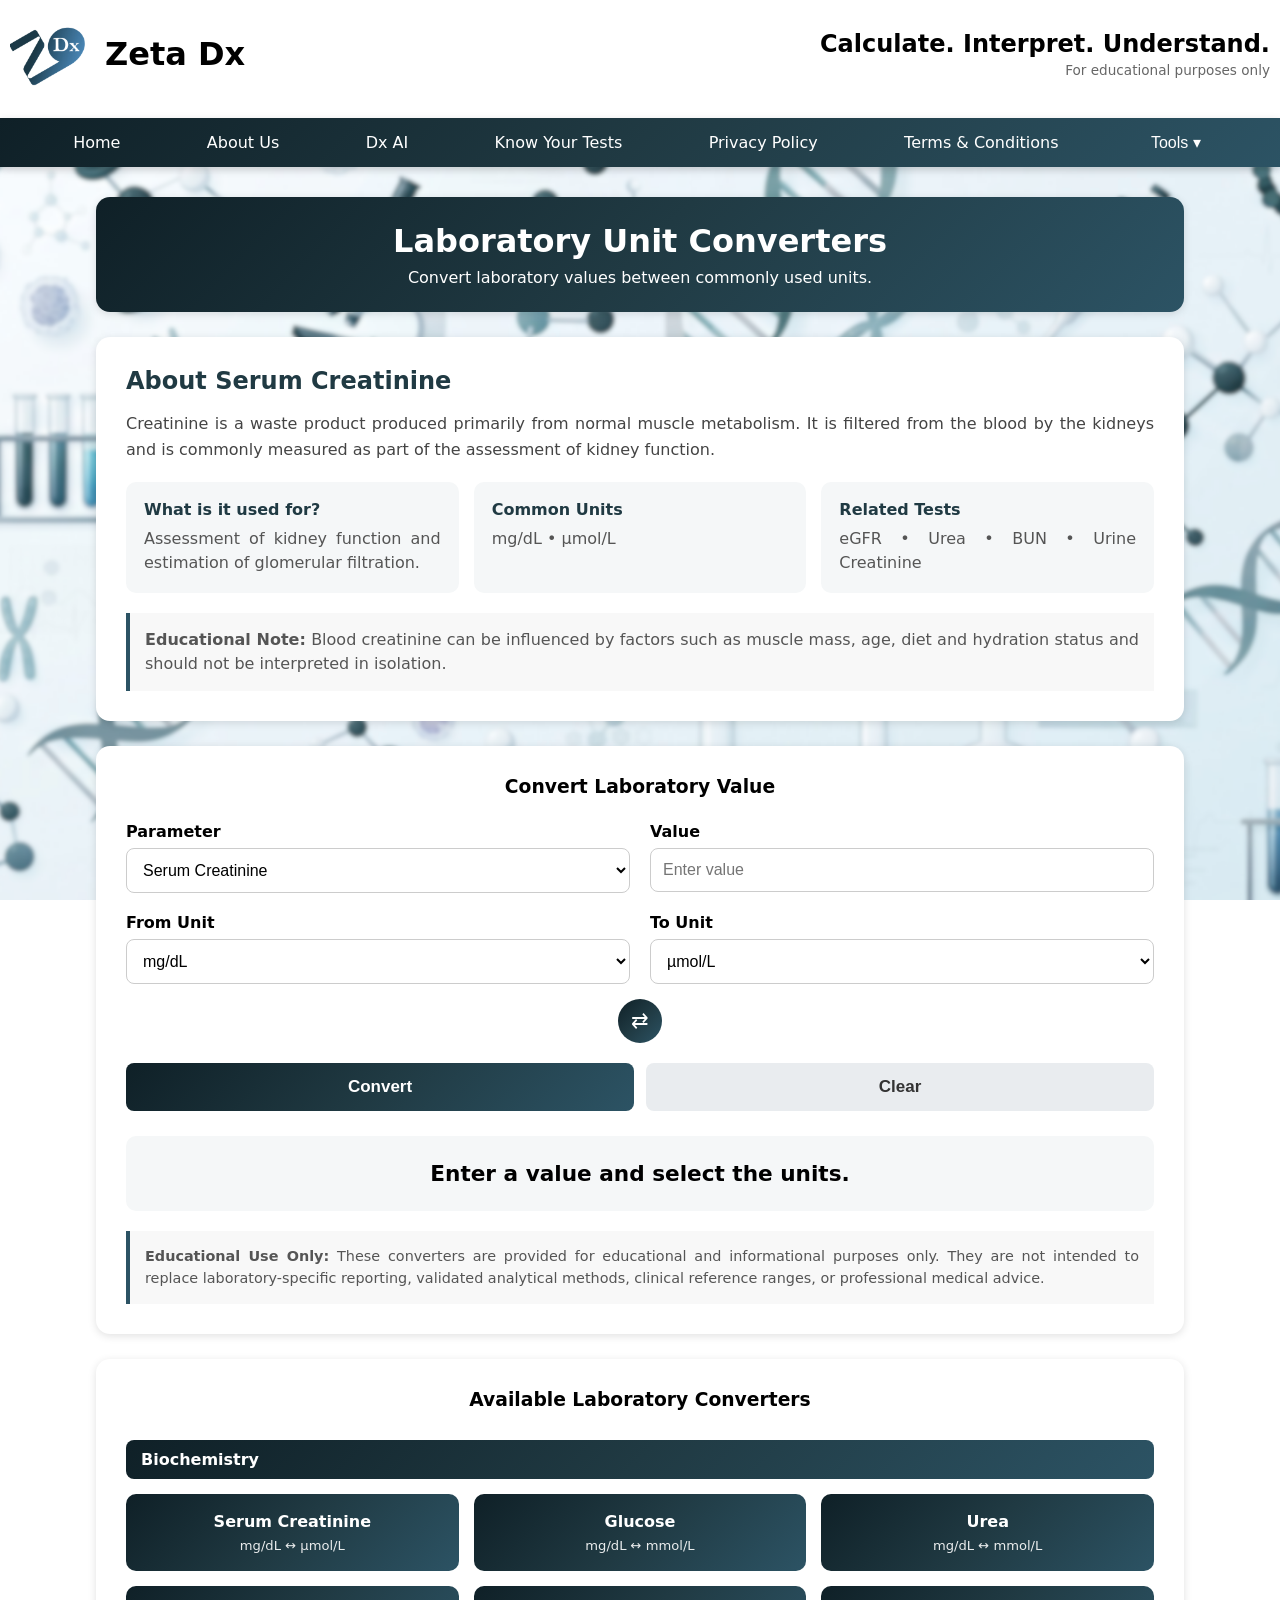
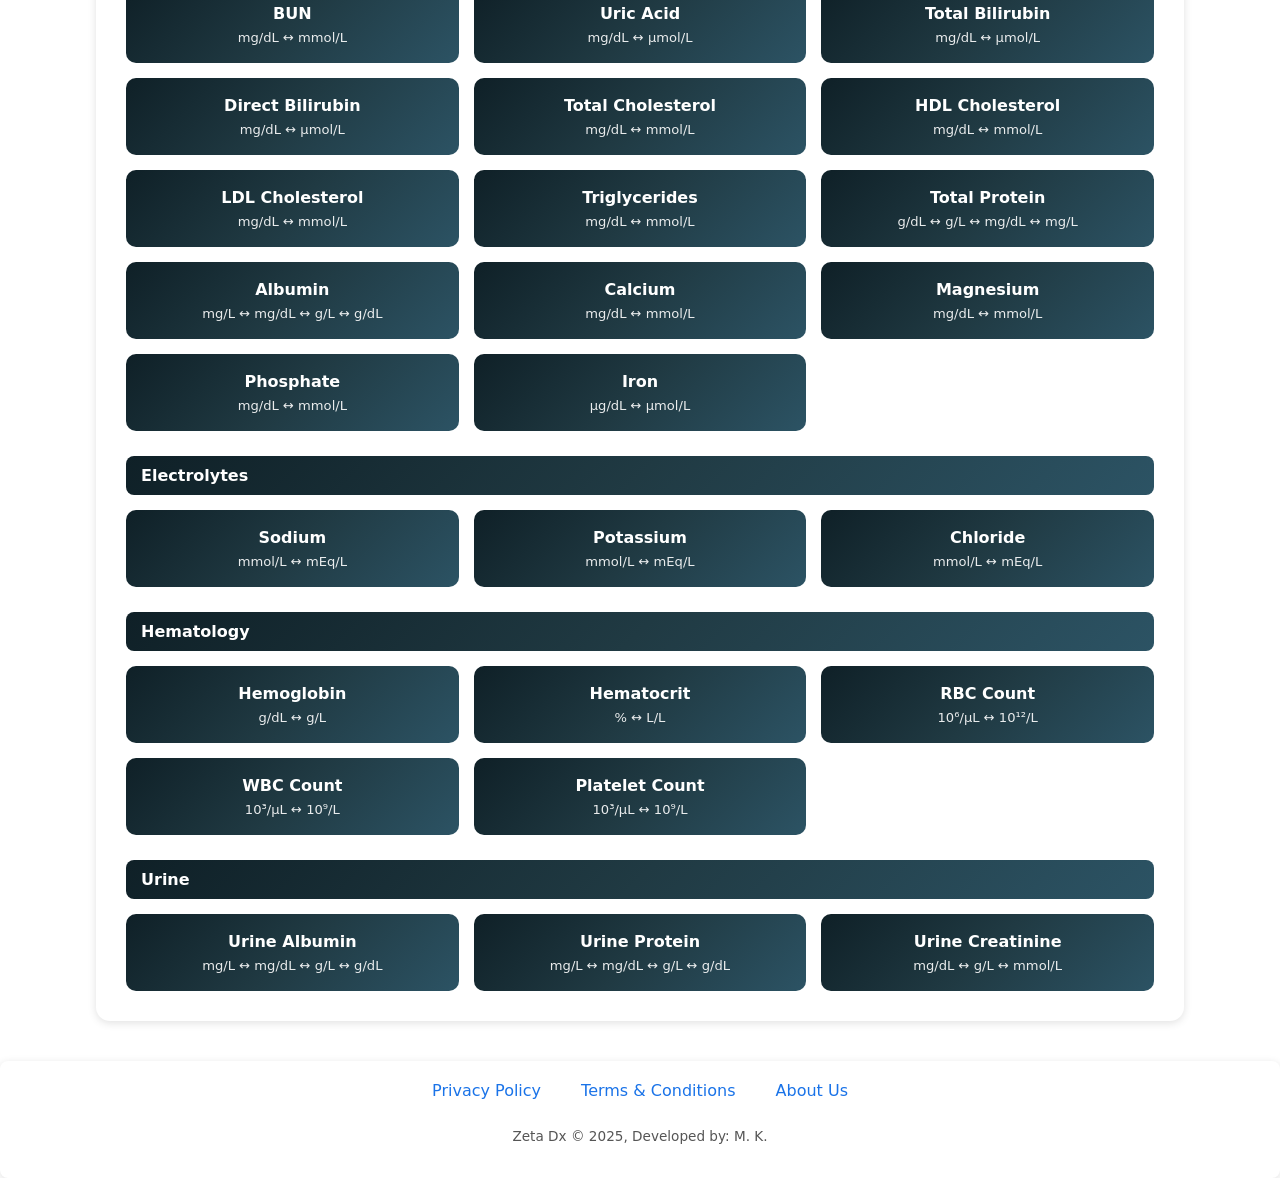
<file: convertors.html>
<!DOCTYPE html>
<html lang="en">

<head>

  <meta charset="UTF-8">

  <meta name="viewport" content="width=device-width, initial-scale=1.0">

  <meta name="description"
    content="Zeta Dx Laboratory Unit Converters. Convert common laboratory values between different units for educational and informational purposes.">

  <meta name="keywords"
    content="laboratory unit converter, medical unit converter, creatinine converter, glucose converter, urea converter, BUN converter, bilirubin converter, cholesterol converter, laboratory calculations">

  <link rel="canonical"
    href="https://zeta-dx.github.io/convertors.html">

  <title>Zeta Dx - Laboratory Unit Converters</title>

  <link rel="icon" href="favicon.ico" type="image/x-icon">


  <!-- Google AdSense -->

  <script async
    src="https://pagead2.googlesyndication.com/pagead/js/adsbygoogle.js?client=ca-pub-1137049263274228"
    crossorigin="anonymous">
  </script>


  <!-- Open Graph -->

  <meta property="og:title"
    content="Zeta Dx – Laboratory Unit Converters">

  <meta property="og:description"
    content="Convert laboratory values between commonly used units.">

  <meta property="og:type"
    content="website">

  <meta property="og:url"
    content="https://zeta-dx.github.io/convertors.html">

  <meta property="og:image"
    content="https://zeta-dx.github.io/zeta_dx.webp">


  <style>

    :root {

      --brand-gradient:
        linear-gradient(
          135deg,
          #0f2027,
          #203a43,
          #2c5364
        );

      --brand-shadow:
        0 2px 8px rgba(0,0,0,0.12);

    }


    * {
      box-sizing: border-box;
    }


    body {

      background-image: url('bg.png');

      background-size: cover;

      background-repeat: no-repeat;

      background-position: center;

      background-attachment: fixed;

      font-family:
        system-ui,
        -apple-system,
        BlinkMacSystemFont,
        "Segoe UI",
        Roboto,
        Arial,
        sans-serif;

      margin: 0;

      padding: 0;

    }


    /* ==================================================
       HEADER
       ================================================== */
    .parameter-info {

        background: white;

        margin-top: 25px;

        padding: 30px;

        border-radius: 14px;

        box-shadow: var(--brand-shadow);

        }


        .parameter-info h3 {

        margin-top: 0;

        margin-bottom: 15px;

        font-size: 1.5rem;

        color: #203a43;

        }


        .parameter-info > p {

        line-height: 1.6;
        text-align: justify;
        color: #444;

        }


        .info-grid {

        display: grid;

        grid-template-columns:
            repeat(3, 1fr);

        gap: 15px;

        margin-top: 20px;

        }


        .info-item {

        background: #f5f7f8;

        padding: 18px;

        border-radius: 10px;

        }


        .info-item h4 {

        margin-top: 0;

        margin-bottom: 8px;

        color: #203a43;

        }


        .info-item p {

        margin: 0;

        color: #555;
        text-align: justify;
        line-height: 1.5;

        }


        .info-note {

        margin-top: 20px;

        padding: 15px;

        background: #f8f8f8;

        border-left: 4px solid #2c5364;

        color: #555;
        text-align: justify;
        line-height: 1.5;

        }


        @media (max-width: 700px) {

        .info-grid {

            grid-template-columns: 1fr;

        }

        }

    .top-header {

      position: sticky;

      top: 0;

      z-index: 1000;

      background: white;

      box-shadow:
        0 2px 10px rgba(0,0,0,0.1);

    }


    .header-main {

      display: flex;

      justify-content: space-between;

      align-items: center;

      padding: 14px 10px;

    }


    .header-left {

      display: flex;

      align-items: center;

      gap: 15px;

    }


    .header-left img {

      height: 80px;

    }


    .title-block h1 {

      margin: 0;

      font-size: 2rem;

    }


    .header-right {

      text-align: right;

    }


    .header-right h2 {

      margin: 0;

      font-size: 1.5rem;

      font-weight: 600;

    }


    .header-right p {

      margin: 4px 0 0;

      font-size: 0.85rem;

      color: #666;

    }


    /* ==================================================
       NAVIGATION
       ================================================== */


    .header-nav {

      max-width: 100%;

      margin: 10px auto;

      padding: 14px 30px;

      background: var(--brand-gradient);

      display: flex;

      justify-content: space-around;

      align-items: center;

      box-shadow: var(--brand-shadow);

    }


    .header-nav > a {

      text-decoration: none;

      color: white;

      font-size: 16px;

    }


    .dropdown {

      position: relative;

    }


    .dropbtn {

      background: none;

      border: none;

      cursor: pointer;

      font-size: 16px;

      color: white;

    }


    .dropdown-content {

      display: none;

      position: absolute;

      top: 100%;

      left: 0;

      background: var(--brand-gradient);

      min-width: 180px;

      box-shadow:
        0 6px 12px rgba(0,0,0,0.2);

      z-index: 9999;

    }


    .dropdown-content a {

      display: block;

      padding: 10px 14px;

      color: white;

      text-decoration: none;

      white-space: nowrap;

    }


    .dropdown-content a:hover {

      background:
        rgba(255,255,255,0.12);

    }


    .dropdown:hover .dropdown-content {

      display: block;

    }


    /* ==================================================
       MAIN CONTAINER
       ================================================== */


    .page-container {

      width: 85%;

      max-width: 1100px;

      margin: 30px auto;

    }


    /* ==================================================
       PAGE TITLE
       ================================================== */


    .page-title {

      background: var(--brand-gradient);

      color: white;

      padding: 25px;

      border-radius: 14px;

      text-align: center;

      box-shadow: var(--brand-shadow);

    }


    .page-title h2 {

      margin: 0 0 8px;

      font-size: 2rem;

    }


    .page-title p {

      margin: 0;

      font-size: 1rem;

    }


    /* ==================================================
       CONVERTER BOX
       ================================================== */


    .converter-box {

      background: white;

      margin-top: 25px;

      padding: 30px;

      border-radius: 14px;

      box-shadow: var(--brand-shadow);

    }


    .converter-box h3 {

      text-align: center;

      margin-top: 0;

      margin-bottom: 25px;

    }


    /* ==================================================
       FORM
       ================================================== */


    .form-grid {

      display: grid;

      grid-template-columns:
        1fr 1fr;

      gap: 20px;

    }


    .form-group {

      display: flex;

      flex-direction: column;

    }


    .form-group label {

      font-weight: 600;

      margin-bottom: 7px;

    }


    .form-group input,
    .form-group select {

      width: 100%;

      padding: 12px;

      border: 1px solid #ccc;

      border-radius: 8px;

      font-size: 16px;

      background: white;

    }


    .form-group input:focus,
    .form-group select:focus {

      outline: none;

      border-color: #2c5364;

      box-shadow:
        0 0 0 2px
        rgba(44,83,100,0.15);

    }


    /* ==================================================
       SWAP
       ================================================== */


    .swap-container {

      display: flex;

      justify-content: center;

      margin: 15px 0;

    }


    .swap-button {

      width: 44px;

      height: 44px;

      border: none;

      border-radius: 50%;

      background: var(--brand-gradient);

      color: white;

      font-size: 21px;

      cursor: pointer;

      transition:
        transform 0.25s ease;

    }


    .swap-button:hover {

      transform: rotate(180deg);

    }


    /* ==================================================
       BUTTONS
       ================================================== */


    .button-row {

      display: flex;

      gap: 12px;

      margin-top: 20px;

    }


    .convert-button,
    .clear-button {

      flex: 1;

      padding: 14px;

      border: none;

      border-radius: 8px;

      font-size: 17px;

      font-weight: 600;

      cursor: pointer;

    }


    .convert-button {

      background: var(--brand-gradient);

      color: white;

    }


    .clear-button {

      background: #e9ecef;

      color: #333;

    }


    .convert-button:hover,
    .clear-button:hover {

      opacity: 0.9;

    }


    /* ==================================================
       RESULT
       ================================================== */


    .result {

      margin-top: 25px;

      padding: 25px;

      background: #f5f7f8;

      border-radius: 10px;

      text-align: center;

      font-size: 1.35rem;

      font-weight: 600;

      min-height: 35px;

      word-break: break-word;

    }


    .result-sub {

      margin-top: 8px;

      font-size: 0.85rem;

      color: #666;

      font-weight: normal;

    }


    /* ==================================================
       EDUCATIONAL NOTE
       ================================================== */


    .conversion-note {

      margin-top: 20px;

      padding: 15px;

      background: #f8f8f8;

      border-left: 4px solid #2c5364;

      font-size: 0.9rem;
      text-align: justify;
      color: #555;

      line-height: 1.5;

    }


    /* ==================================================
       AVAILABLE CONVERTERS
       ================================================== */


    .available-section {

      background: white;

      margin-top: 25px;

      padding: 30px;

      border-radius: 14px;

      box-shadow: var(--brand-shadow);

    }


    .available-section > h3 {

      text-align: center;

      margin-top: 0;

      margin-bottom: 30px;

    }


    .category-title {

      background: var(--brand-gradient);

      color: white;

      padding: 10px 15px;

      border-radius: 8px;

      margin-top: 25px;

      margin-bottom: 15px;

      font-size: 1rem;

    }


    .category-title:first-of-type {

      margin-top: 0;

    }


    .converter-list {

      display: grid;

      grid-template-columns:
        repeat(3, 1fr);

      gap: 15px;

    }


    .converter-item {

      background: var(--brand-gradient);

      color: white;

      padding: 18px;

      border-radius: 10px;

      cursor: pointer;

      text-align: center;

      transition:
        transform 0.2s ease,
        box-shadow 0.2s ease;

    }


    .converter-item:hover {

      transform: translateY(-3px);

      box-shadow:
        0 5px 15px
        rgba(0,0,0,0.2);

    }


    .converter-item h4 {

      margin: 0 0 7px;

      font-size: 1rem;

    }


    .converter-item p {

      margin: 0;

      font-size: 0.82rem;

      opacity: 0.9;

    }


    /* ==================================================
       FOOTER
       ================================================== */


    footer {

      max-width: 100%;

      margin: 40px auto 0;

      padding: 20px;

      background: white;

      border-radius: 8px;

      box-shadow: var(--brand-shadow);

      text-align: center;

    }


    footer ul {

      list-style: none;

      padding: 0;

      display: flex;

      justify-content: center;

      gap: 40px;

      margin: 0;

    }


    footer ul li a {

      color: #1a73e8;

      font-weight: 500;

      text-decoration: none;

    }


    footer ul li a:hover {

      text-decoration: underline;

    }


    footer p {

      margin-top: 12px;

      font-size: 0.85rem;

      color: #555;

    }


    /* ==================================================
       MOBILE
       ================================================== */


    @media (max-width: 700px) {


      .header-main {

        padding: 10px;

      }


      .header-left img {

        height: 60px;

      }


      .title-block h1 {

        font-size: 1.5rem;

      }


      .header-right {

        display: none;

      }


      .header-nav {

        flex-wrap: wrap;

        gap: 15px;

        padding: 12px;

      }


      .page-container {

        width: 94%;

      }


      .form-grid {

        grid-template-columns: 1fr;

      }


      .button-row {

        flex-direction: column;

      }


      .converter-list {

        grid-template-columns: 1fr;

      }


      footer ul {

        flex-direction: column;

        gap: 12px;

      }

    }


  </style>

</head>


<body>


<!-- ==================================================
     HEADER
     ================================================== -->


<header class="top-header">


  <div class="header-main">


    <div class="header-left">

      <img
        src="zeta_dx.webp"
        alt="Zeta Dx Logo">

      <div class="title-block">

        <h1>Zeta Dx</h1>

      </div>

    </div>


    <div class="header-right">

      <h2>
        Calculate. Interpret. Understand.
      </h2>

      <p>
        For educational purposes only
      </p>

    </div>


  </div>


  <!-- Navigation -->


  <nav class="header-nav">
  <a href="./index.html">Home</a>
  <a href="./contact.html">About Us</a>
  <a href="./dx-ai.html">Dx AI</a>
  <a href="./medical-tests.html">Know Your Tests</a>
  <a href="./privacy_policy.html">Privacy Policy</a>
  <a href="./disclaimer.html">Terms & Conditions</a>

  <div class="dropdown">
    <button class="dropbtn">Tools ▾</button>
    <div class="dropdown-content">
		<a href="./eag.html">eAG</a>
		<a href="./egfr.html">eGFR</a>
      	<a href="./acr.html">ACR</a>
      	<a href="./pcr.html">PCR</a>
      	<a href="./inr.html">INR</a>
      	<a href="./esr.html">ESR</a>
	  	<a href="./convertors.html">Unit Convertors</a>
    </div>
  </div>
</nav>


</header>



<!-- ==================================================
     MAIN
     ================================================== -->


<main>


  <div class="page-container">


    <!-- PAGE TITLE -->


    <section class="page-title">

      <h2>
        Laboratory Unit Converters
      </h2>

      <p>
        Convert laboratory values between commonly used units.
      </p>

    </section>
    <section class="parameter-info" id="parameterInfo">

  <h3 id="infoTitle">
    About This Parameter
  </h3>

  <p id="infoDescription">
    Select a parameter to view information about it.
  </p>

  <div class="info-grid">

    <div class="info-item">

      <h4>What is it used for?</h4>

      <p id="infoUsedFor">
        —
      </p>

    </div>


    <div class="info-item">

      <h4>Common Units</h4>

      <p id="infoUnits">
        —
      </p>

    </div>


    <div class="info-item">

      <h4>Related Tests</h4>

      <p id="infoRelated">
        —
      </p>

    </div>

  </div>


  <div class="info-note">

    <strong>Educational Note:</strong>

    <span id="infoNote">
      —
    </span>

  </div>

</section>



    <!-- ==================================================
         CONVERTER
         ================================================== -->


    <section class="converter-box">


      <h3>
        Convert Laboratory Value
      </h3>


      <div class="form-grid">


        <!-- PARAMETER -->


        <div class="form-group">

          <label for="testType">
            Parameter
          </label>

          <select id="testType">

          </select>

        </div>


        <!-- VALUE -->


        <div class="form-group">

          <label for="value">
            Value
          </label>

          <input
            type="number"
            id="value"
            placeholder="Enter value"
            step="any">

        </div>


        <!-- FROM UNIT -->


        <div class="form-group">

          <label for="fromUnit">
            From Unit
          </label>

          <select id="fromUnit">

          </select>

        </div>


        <!-- TO UNIT -->


        <div class="form-group">

          <label for="toUnit">
            To Unit
          </label>

          <select id="toUnit">

          </select>

        </div>


      </div>


      <!-- SWAP -->


      <div class="swap-container">

        <button
          class="swap-button"
          onclick="swapUnits()"
          title="Swap units">

          ⇄

        </button>

      </div>


      <!-- BUTTONS -->


      <div class="button-row">


        <button
          class="convert-button"
          onclick="convertValue()">

          Convert

        </button>


        <button
          class="clear-button"
          onclick="clearConverter()">

          Clear

        </button>


      </div>


      <!-- RESULT -->


      <div
        class="result"
        id="result">

        Enter a value and select the units.

      </div>


      <!-- NOTE -->


      <div class="conversion-note">

        <strong>Educational Use Only:</strong>

        These converters are provided for educational and
        informational purposes only. They are not intended
        to replace laboratory-specific reporting,
        validated analytical methods, clinical reference
        ranges, or professional medical advice.

      </div>


    </section>



    <!-- ==================================================
         AVAILABLE CONVERTERS
         ================================================== -->


    <section class="available-section">


      <h3>
        Available Laboratory Converters
      </h3>


      <!-- BIOCHEMISTRY -->


      <h4 class="category-title">
        Biochemistry
      </h4>


      <div
        class="converter-list"
        id="biochemistryList">
      </div>



      <!-- ELECTROLYTES -->


      <h4 class="category-title">
        Electrolytes
      </h4>


      <div
        class="converter-list"
        id="electrolytesList">
      </div>



      <!-- HEMATOLOGY -->


      <h4 class="category-title">
        Hematology
      </h4>


      <div
        class="converter-list"
        id="hematologyList">
      </div>



      <!-- URINE -->


      <h4 class="category-title">
        Urine
      </h4>


      <div
        class="converter-list"
        id="urineList">
      </div>


    </section>


  </div>


</main>



<!-- ==================================================
     FOOTER
     ================================================== -->


<footer>


  <ul>

    <li>
      <a href="./privacy_policy.html">
        Privacy Policy
      </a>
    </li>


    <li>
      <a href="./disclaimer.html">
        Terms & Conditions
      </a>
    </li>


    <li>
      <a href="./contact.html">
        About Us
      </a>
    </li>

  </ul>


  <p>

    <br>

    Zeta Dx &copy; 2025,
    Developed by: M. K.

  </p>


</footer>



<script>


/* ==================================================
   CONVERSION DATABASE

   Formula:

   Result =
   Value × From Factor ÷ To Factor

   Every unit is represented relative to a
   common base unit.
   ================================================== */

let parameterInfo = {};
async function loadParameterInfo() {

  try {

    const response =
      await fetch("./parameter-info.json");

    if (!response.ok) {

      throw new Error(
        "Unable to load parameter information."
      );

    }

    parameterInfo =
      await response.json();

    updateParameterInfo();

  }

  catch (error) {

    console.error(
      "Parameter information error:",
      error
    );

  }

}

function updateParameterInfo() {

  const key =
    testType.value;

  const info =
    parameterInfo[key];

  if (!info) {

    document.getElementById(
      "infoTitle"
    ).textContent =
      "About This Parameter";

    document.getElementById(
      "infoDescription"
    ).textContent =
      "Information is not available for this parameter.";

    return;

  }


  document.getElementById(
    "infoTitle"
  ).textContent =
    "About " + info.name;


  document.getElementById(
    "infoDescription"
  ).textContent =
    info.description;


  document.getElementById(
    "infoUsedFor"
  ).textContent =
    info.usedFor;


  document.getElementById(
    "infoUnits"
  ).textContent =
    info.commonUnits.join(" • ");


  document.getElementById(
    "infoRelated"
  ).textContent =
    info.relatedTests.join(" • ");


  document.getElementById(
    "infoNote"
  ).textContent =
    info.educationalNote;

}

const converters = {


  /* ==================================================
     BIOCHEMISTRY
     ================================================== */


  creatinine: {

    name: "Serum Creatinine",

    category: "Biochemistry",

    units: {

      "mg/dL": 1,

      "µmol/L": 1 / 88.4

    }

  },


  glucose: {

    name: "Glucose",

    category: "Biochemistry",

    units: {

      "mg/dL": 1,

      "mmol/L": 18.0182

    }

  },


  urea: {

    name: "Urea",

    category: "Biochemistry",

    units: {

      "mg/dL": 1,

      "mmol/L": 6.006

    }

  },


  bun: {

    name: "BUN",

    category: "Biochemistry",

    units: {

      "mg/dL": 1,

      "mmol/L": 2.8018

    }

  },


  uric_acid: {

    name: "Uric Acid",

    category: "Biochemistry",

    units: {

      "mg/dL": 1,

      "µmol/L": 1 / 59.48

    }

  },


  total_bilirubin: {

    name: "Total Bilirubin",

    category: "Biochemistry",

    units: {

      "mg/dL": 1,

      "µmol/L": 1 / 17.104

    }

  },


  direct_bilirubin: {

    name: "Direct Bilirubin",

    category: "Biochemistry",

    units: {

      "mg/dL": 1,

      "µmol/L": 1 / 17.104

    }

  },


  cholesterol: {

    name: "Total Cholesterol",

    category: "Biochemistry",

    units: {

      "mg/dL": 1,

      "mmol/L": 38.67

    }

  },


  hdl: {

    name: "HDL Cholesterol",

    category: "Biochemistry",

    units: {

      "mg/dL": 1,

      "mmol/L": 38.67

    }

  },


  ldl: {

    name: "LDL Cholesterol",

    category: "Biochemistry",

    units: {

      "mg/dL": 1,

      "mmol/L": 38.67

    }

  },


  triglycerides: {

    name: "Triglycerides",

    category: "Biochemistry",

    units: {

      "mg/dL": 1,

      "mmol/L": 88.57

    }

  },


  total_protein: {

    name: "Total Protein",

    category: "Biochemistry",

    units: {

      "g/dL": 1,

      "g/L": 0.1,

      "mg/dL": 0.001,

      "mg/L": 0.0001

    }

  },


  albumin: {

    name: "Albumin",

    category: "Biochemistry",

    units: {

      "mg/L": 1,

      "mg/dL": 100,

      "g/L": 0.001,

      "g/dL": 0.0001

    }

  },


  calcium: {

    name: "Calcium",

    category: "Biochemistry",

    units: {

      "mg/dL": 1,

      "mmol/L": 4.008

    }

  },


  magnesium: {

    name: "Magnesium",

    category: "Biochemistry",

    units: {

      "mg/dL": 1,

      "mmol/L": 2.431

    }

  },


  phosphate: {

    name: "Phosphate",

    category: "Biochemistry",

    units: {

      "mg/dL": 1,

      "mmol/L": 3.098

    }

  },


  iron: {

    name: "Iron",

    category: "Biochemistry",

    units: {

      "µg/dL": 1,

      "µmol/L": 5.585

    }

  },


  /* ==================================================
     ELECTROLYTES
     ================================================== */


  sodium: {

    name: "Sodium",

    category: "Electrolytes",

    units: {

      "mmol/L": 1,

      "mEq/L": 1

    }

  },


  potassium: {

    name: "Potassium",

    category: "Electrolytes",

    units: {

      "mmol/L": 1,

      "mEq/L": 1

    }

  },


  chloride: {

    name: "Chloride",

    category: "Electrolytes",

    units: {

      "mmol/L": 1,

      "mEq/L": 1

    }

  },


  /* ==================================================
     HEMATOLOGY
     ================================================== */


  hemoglobin: {

    name: "Hemoglobin",

    category: "Hematology",

    units: {

      "g/dL": 1,

      "g/L": 0.1

    }

  },


  hematocrit: {

    name: "Hematocrit",

    category: "Hematology",

    units: {

      "%": 1,

      "L/L": 100

    }

  },


  rbc: {

    name: "RBC Count",

    category: "Hematology",

    units: {

      "10⁶/µL": 1,

      "10¹²/L": 1

    }

  },


  wbc: {

    name: "WBC Count",

    category: "Hematology",

    units: {

      "10³/µL": 1,

      "10⁹/L": 1

    }

  },


  platelets: {

    name: "Platelet Count",

    category: "Hematology",

    units: {

      "10³/µL": 1,

      "10⁹/L": 1

    }

  },


  /* ==================================================
     URINE
     ================================================== */


  urine_albumin: {

    name: "Urine Albumin",

    category: "Urine",

    units: {

      "mg/L": 1,

      "mg/dL": 100,

      "g/L": 0.001,

      "g/dL": 0.0001

    }

  },


  urine_protein: {

    name: "Urine Protein",

    category: "Urine",

    units: {

      "mg/L": 1,

      "mg/dL": 100,

      "g/L": 0.001,

      "g/dL": 0.0001

    }

  },


  urine_creatinine: {

    name: "Urine Creatinine",

    category: "Urine",

    units: {

      "mg/dL": 1,

      "g/L": 0.01,

      "mmol/L": 11.312

    }

  }

};

/* ==================================================
   ELEMENTS
   ================================================== */


const testType =
  document.getElementById("testType");


const valueInput =
  document.getElementById("value");


const fromUnit =
  document.getElementById("fromUnit");


const toUnit =
  document.getElementById("toUnit");


const result =
  document.getElementById("result");



/* ==================================================
   LOAD PARAMETERS
   ================================================== */


function loadParameters() {


  testType.innerHTML = "";


  const categories = {};


  Object.keys(converters).forEach(function(key) {


    const converter =
      converters[key];


    if (!categories[converter.category]) {

      categories[converter.category] =
        document.createElement("optgroup");

      categories[converter.category].label =
        converter.category;

      testType.appendChild(
        categories[converter.category]
      );

    }


    const option =
      document.createElement("option");


    option.value = key;


    option.textContent =
      converter.name;


    categories[converter.category]
      .appendChild(option);

  });


  updateUnits();

}



/* ==================================================
   UPDATE UNITS
   ================================================== */


function updateUnits() {


  const selected =
    converters[testType.value];


  fromUnit.innerHTML = "";

  toUnit.innerHTML = "";


  const units =
    Object.keys(selected.units);


  units.forEach(function(unit) {


    const fromOption =
      document.createElement("option");


    fromOption.value =
      unit;


    fromOption.textContent =
      unit;


    fromUnit.appendChild(
      fromOption
    );


    const toOption =
      document.createElement("option");


    toOption.value =
      unit;


    toOption.textContent =
      unit;


    toUnit.appendChild(
      toOption
    );

  });


  if (units.length > 1) {

    toUnit.selectedIndex = 1;

  }


  result.innerHTML =
    "Enter a value and select the units.";

}



/* ==================================================
   CONVERT VALUE
   ================================================== */


function convertValue() {


  const input =
    parseFloat(
      valueInput.value
    );


  if (isNaN(input)) {

    result.innerHTML =
      "Please enter a valid numerical value.";

    return;

  }


  const selected =
    converters[testType.value];


  const from =
    fromUnit.value;


  const to =
    toUnit.value;


  if (from === to) {

    result.innerHTML =

      formatNumber(input)
      + " "
      + from
      + " = "
      + formatNumber(input)
      + " "
      + to;

    return;

  }


  const fromFactor =
    selected.units[from];


  const toFactor =
    selected.units[to];


  const convertedValue =
    input *
    fromFactor /
    toFactor;


  result.innerHTML =

    formatNumber(input)
    + " "
    + from
    + " = "
    + formatNumber(convertedValue)
    + " "
    + to;

}



/* ==================================================
   NUMBER FORMAT
   ================================================== */


function formatNumber(number) {


  if (number === 0) {

    return "0";

  }


  if (
    Math.abs(number) >= 0.000001 &&
    Math.abs(number) < 1000000
  ) {

    return number.toLocaleString(
      undefined,
      {
        maximumFractionDigits: 6
      }
    );

  }


  return number.toExponential(6);

}



/* ==================================================
   SWAP UNITS
   ================================================== */


function swapUnits() {


  const temp =
    fromUnit.value;


  fromUnit.value =
    toUnit.value;


  toUnit.value =
    temp;


  if (
    valueInput.value !== ""
  ) {

    convertValue();

  }

}



/* ==================================================
   CLEAR
   ================================================== */


function clearConverter() {


  valueInput.value = "";


  result.innerHTML =
    "Enter a value and select the units.";

}



/* ==================================================
   CREATE QUICK CONVERTER CARDS
   ================================================== */


function createConverterCards() {


  const lists = {

    "Biochemistry":
      document.getElementById(
        "biochemistryList"
      ),

    "Electrolytes":
      document.getElementById(
        "electrolytesList"
      ),

    "Hematology":
      document.getElementById(
        "hematologyList"
      ),

    "Urine":
      document.getElementById(
        "urineList"
      )

  };


  Object.keys(converters)
    .forEach(function(key) {


      const converter =
        converters[key];


      const card =
        document.createElement("div");


      card.className =
        "converter-item";


      const units =
        Object.keys(
          converter.units
        );


      card.innerHTML =

        "<h4>"
        + converter.name
        + "</h4>"

        +

        "<p>"
        + units.join(" ↔ ")
        + "</p>";


      card.onclick =
        function() {


          testType.value =
            key;


          updateUnits();


          document
            .querySelector(
              ".converter-box"
            )
            .scrollIntoView({
              behavior: "smooth"
            });

        };


      if (
        lists[converter.category]
      ) {

        lists[
          converter.category
        ].appendChild(card);

      }

    });

}



/* ==================================================
   EVENTS
   ================================================== */


testType.addEventListener(
  "change",
  function() {

    updateUnits();

    updateParameterInfo();

  }
);


valueInput.addEventListener(
  "keydown",
  function(event) {


    if (
      event.key === "Enter"
    ) {

      convertValue();

    }

  }
);



/* ==================================================
   INITIALIZE
   ================================================== */


loadParameters();
createConverterCards();
loadParameterInfo();


</script>


</body>

</html>
</file>
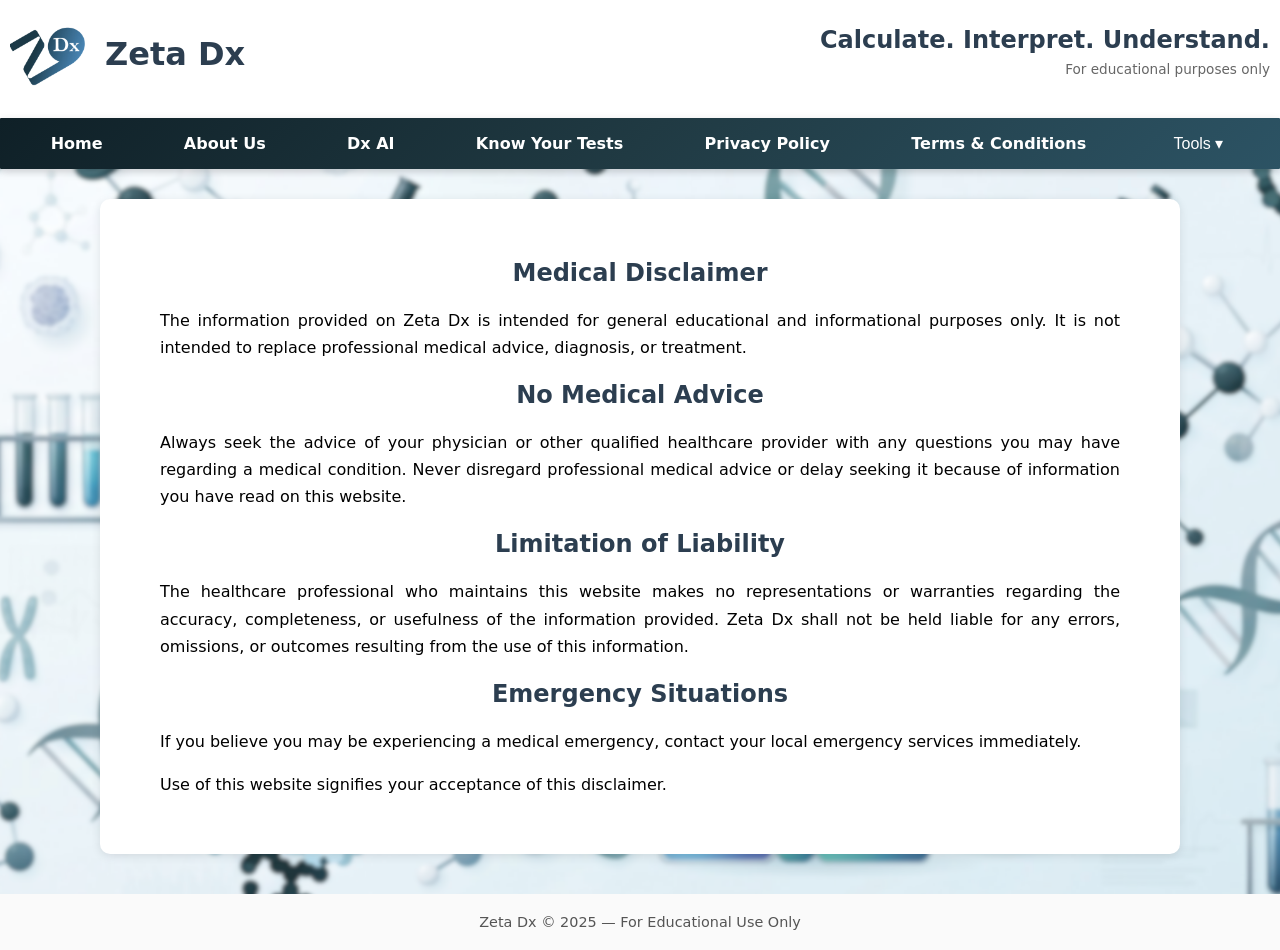
<file: disclaimer.html>
<!DOCTYPE html>
<html lang="en">
<head>
  <script async src="https://pagead2.googlesyndication.com/pagead/js/adsbygoogle.js?client=ca-pub-1137049263274228"
     crossorigin="anonymous"></script>
	<link rel="canonical" href="https://zeta-dx.github.io/disclaimer.html"/>

  <meta charset="UTF-8" />
  <meta name="viewport" content="width=device-width, initial-scale=1.0" />

  <title>Disclaimer | Zeta Dx</title>
  <link rel="icon" href="./favicon.ico" type="image/x-icon">

  <meta name="description" content="Medical disclaimer for Zeta Dx. Educational use only. Not a substitute for professional medical advice, diagnosis, or treatment." />

  <style>
    :root {
	  --brand-gradient: linear-gradient(135deg, #0f2027, #203a43, #2c5364);
	  --brand-shadow: 0 2px 8px rgba(0,0,0,0.12);
	}

	body {
	  background-image: url('bg.png');
	  background-size: cover;
	  background-repeat: no-repeat;
	  background-position: center;
	  background-attachment: fixed;
	  font-family: system-ui, -apple-system, BlinkMacSystemFont, "Segoe UI", Roboto, Arial, sans-serif;
	  margin: 0;
	  padding: 0;
	}

	/* ================= HEADER ================= */

	.top-header {
	  position: sticky;
	  top: 0;
	  z-index: 1000;

	  background: white;
	  box-shadow: 0 2px 10px rgba(0,0,0,0.1);
	}

	/* Top row layout */
	.header-main {
	  display: flex;
	  justify-content: space-between;
	  align-items: center;
	  padding: 14px 10px;
	}

	/* Navigation row */
	.header-nav {
	  max-width: 100%;
	  margin: 10px auto;
	  padding: 15px 10px;
	  background: var(--brand-gradient);
	  display: flex;
	  justify-content: space-around;
	  align-items: center;
	  box-shadow: var(--brand-shadow);
	  border-radius: 1px;
	}

	.header-nav a {
	  text-decoration: none;
	  color: #fff;
	  font-size: 16px;
	}
	
	.header-left {
	  display: flex;
	  align-items: center;
	  gap: 15px;
	}

	.header-left img {
	  height: 80px;
	}

	.title-block h1 {
	  margin: 0;
	  font-size: 2rem;
	}

	.header-right {
	  text-align: right;
	}

	.header-right h2 {
	  margin: 0;
	  font-size: 1.5rem;
	  font-weight: 600;
	}

	.header-right p {
	  margin: 4px 0 0;
	  font-size: 0.85rem;
	  color: #666;
	}
	.dropdown {
	  position: relative;
	}

	/* Button */
	.dropbtn {
	  background: none;
	  border: none;
	  cursor: pointer;
	  font-size: 16px;
	  color:white;
	}

	/* Dropdown menu */
	.dropdown-content {
	  display: none;
	  position: absolute;
	  font: system-ui;
	  top: 100%;
	  left: 0;
	  background: var(--brand-gradient);
	  min-width: 140px;
	  box-shadow: 0 6px 12px rgba(0,0,0,0.2);
	  z-index: 9999;
	}

	.dropdown-content a {
	  display: block;
	  padding: 10px 14px;
	  white-space: nowrap;
	}

	/* Show on hover */
	.dropdown:hover .dropdown-content {
	  display: block;
	}
	.header-og {
      max-width: 75%;
      margin: 20px auto;
      padding: 40px;
      background: white;
      border-radius: 8px;
      box-shadow: 0 2px 10px rgba(0,0,0,0.1);
      text-align: center;
    }
	
    /* ================= NAV ================= */

	nav {
	  background: #fff;
	  max-width: 65%;
	  margin: 10px auto;
	  padding: 14px 30px;

	  display: flex;
	  justify-content: space-around;
	  align-items: center;

	  box-shadow: var(--brand-shadow);
	  border-radius: 12px;
	}

	nav a {
	  text-decoration: none;
	  color: #000;
	  font-weight: 600;
	}

    .hero {
	  background: var(--brand-gradient);
	  width: 80%;
	  margin: 20px auto;
	  padding: 30px 25px;
	  text-align: center;
	  color: white;
	  border-radius: 14px;
	  box-shadow: var(--brand-shadow);
	}

	.hero h1 {
	  font-size: 2rem;
	  margin-bottom: 10px;
	}

    .section {
      max-width: 75%;
      margin: 30px auto;
      padding: 40px 60px;
      background: white;
      color: black;
      border-radius: 10px;
      text-align: justify;
      box-shadow: 0 2px 10px rgba(0,0,0,0.1);
    }

    h1, h2 {
      text-align: center;
      color: #2c3e50;
    }

    p {
      line-height: 1.7;
      margin-top: 15px;
    }

    footer {
      text-align: center;
      padding: 20px;
      background: #fafafa;
      margin-top: 40px;
      font-size: 0.9rem;
      color: #555;
    }
  </style>
</head>

<body>
<header class="top-header">
  
  <!-- Top row -->
  <div class="header-main">
    <div class="header-left">
      <img src="zeta_dx.webp" alt="Zeta Dx Logo">
      <div class="title-block">
        <h1>Zeta Dx</h1>
      </div>
    </div>

    <div class="header-right">
      <h2>Calculate. Interpret. Understand.</h2>
      <p>For educational purposes only</p>
    </div>
  </div>

  <!-- Navigation row -->
 <nav class="header-nav">
  <a href="./index.html">Home</a>
  <a href="./contact.html">About Us</a>
  <a href="./dx-ai.html">Dx AI</a>
  <a href="./medical-tests.html">Know Your Tests</a>
  <a href="./privacy_policy.html">Privacy Policy</a>
  <a href="./disclaimer.html">Terms & Conditions</a>

  <div class="dropdown">
    <button class="dropbtn">Tools ▾</button>
    <div class="dropdown-content">
		<a href="./eag.html">eAG</a>
		<a href="./egfr.html">eGFR</a>
      	<a href="./acr.html">ACR</a>
      	<a href="./pcr.html">PCR</a>
      	<a href="./inr.html">INR</a>
      	<a href="./esr.html">ESR</a>
	  	<a href="./convertors.html">Unit Convertors</a>
    </div>
  </div>
</nav>
</header>
<section class="section">
  <h2>Medical Disclaimer</h2>

  <p>
    The information provided on Zeta Dx is intended for general educational and
    informational purposes only. It is not intended to replace professional
    medical advice, diagnosis, or treatment.
  </p>

  <h2>No Medical Advice</h2>
  <p>
    Always seek the advice of your physician or other qualified healthcare
    provider with any questions you may have regarding a medical condition.
    Never disregard professional medical advice or delay seeking it because of
    information you have read on this website.
  </p>

  <h2>Limitation of Liability</h2>
  <p>
    The healthcare professional who maintains this website makes no
    representations or warranties regarding the accuracy, completeness, or
    usefulness of the information provided. Zeta Dx shall not be held liable for
    any errors, omissions, or outcomes resulting from the use of this
    information.
  </p>

  <h2>Emergency Situations</h2>
  <p>
    If you believe you may be experiencing a medical emergency, contact your
    local emergency services immediately.
  </p>

  <p>
    Use of this website signifies your acceptance of this disclaimer.
  </p>
</section>

<footer>
  Zeta Dx © 2025 — For Educational Use Only
</footer>

</body>
</html>
</file>
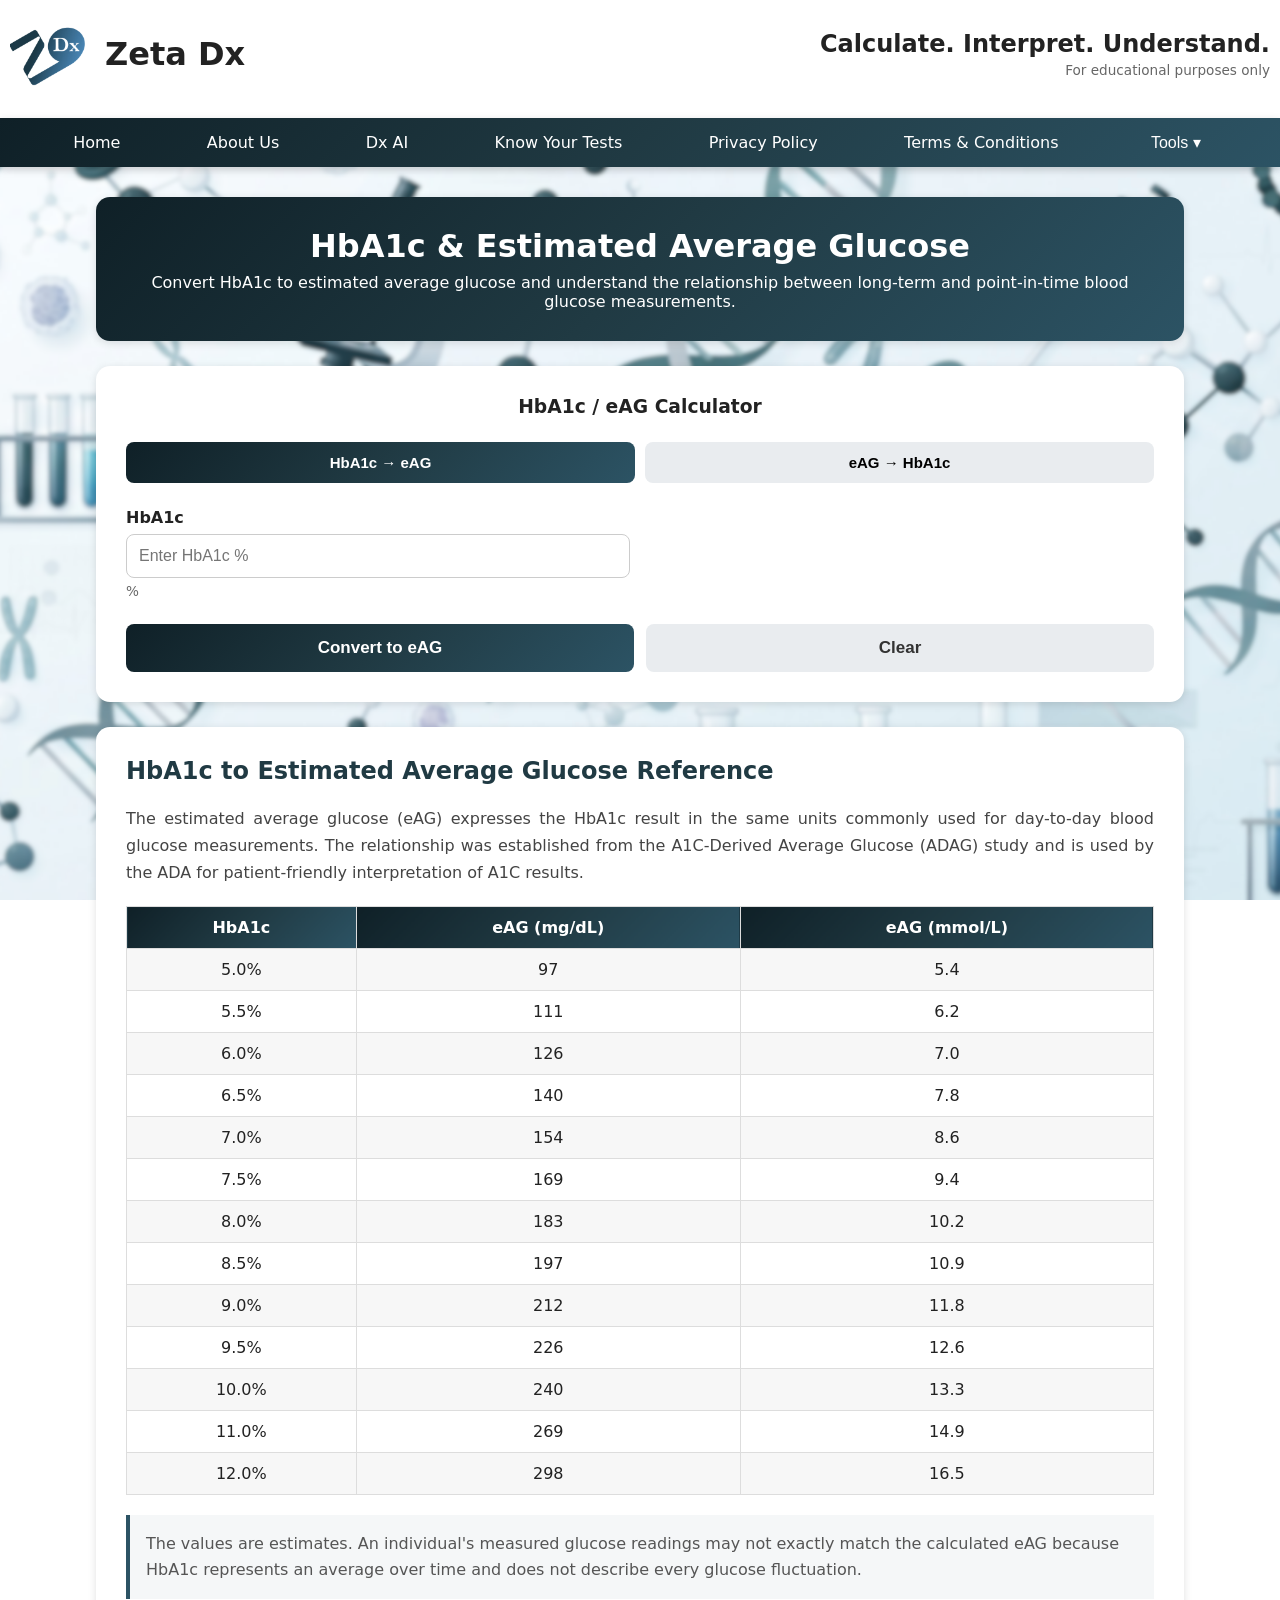
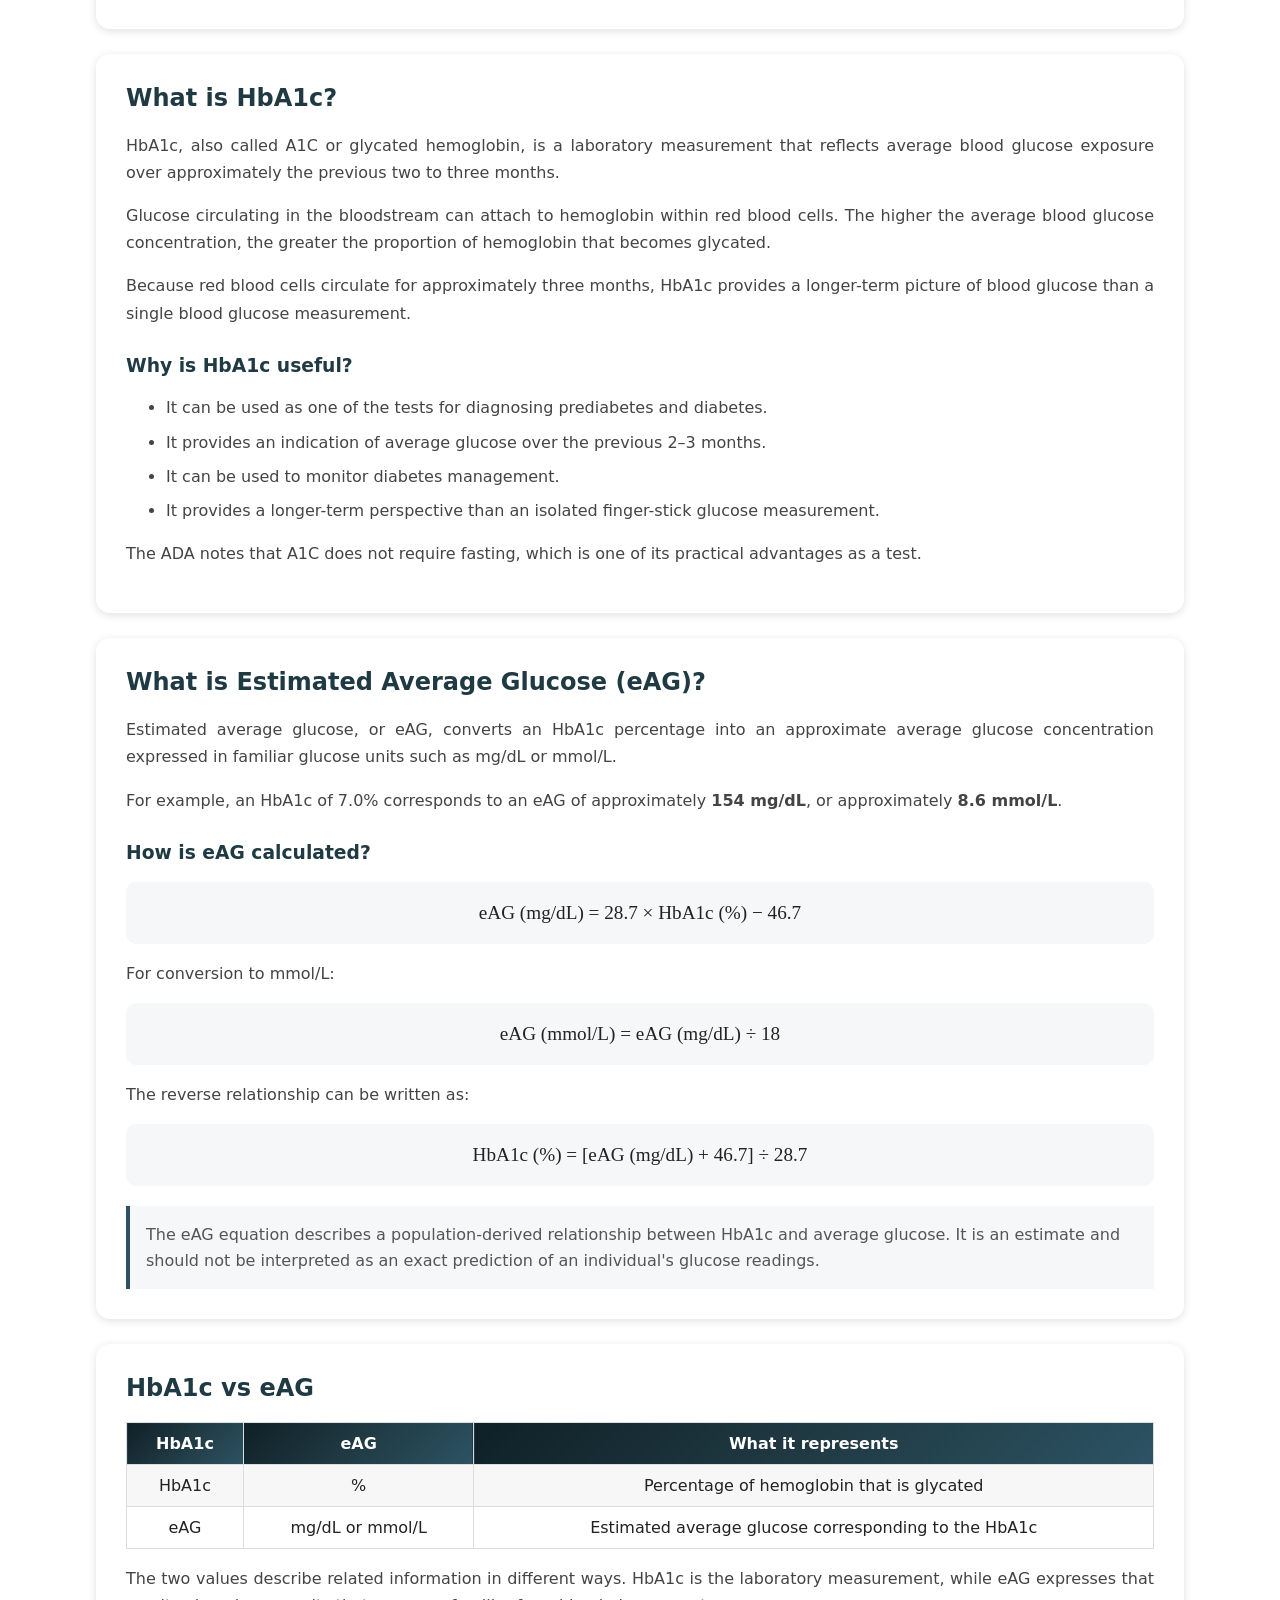
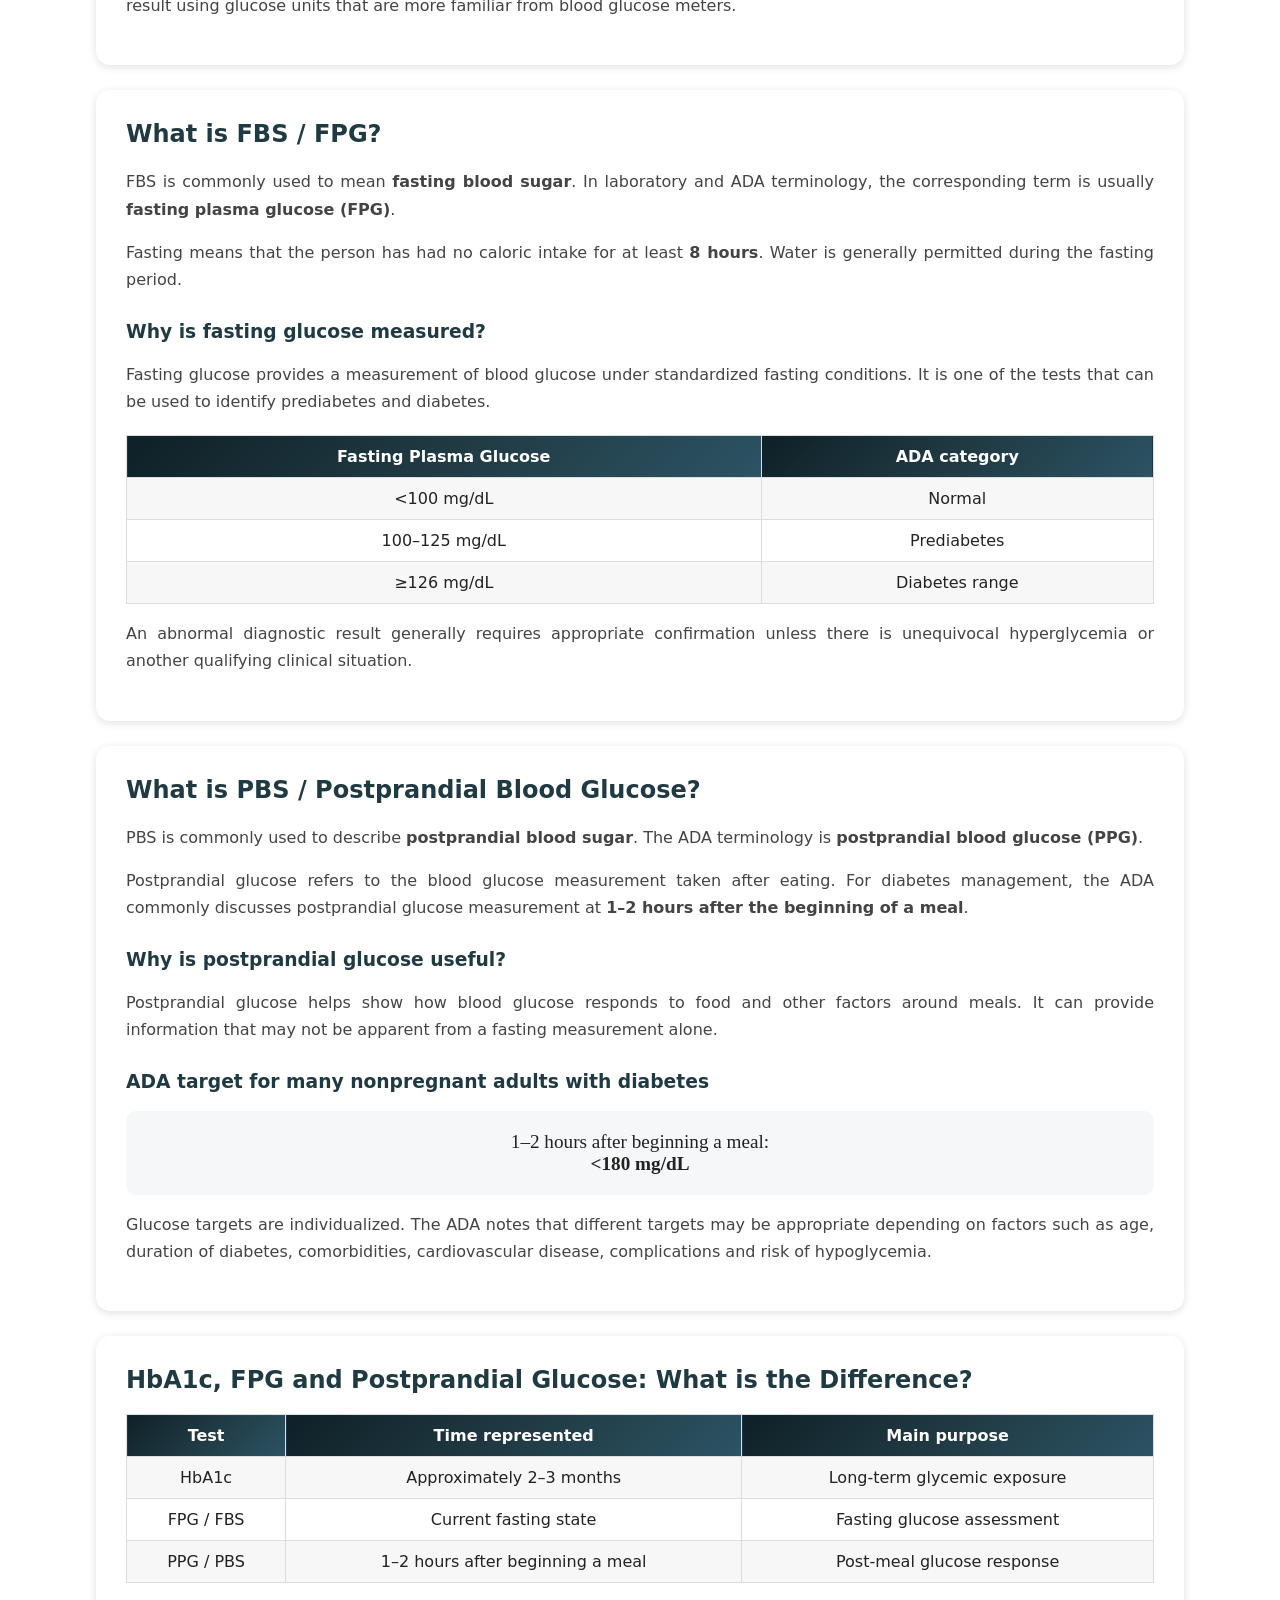
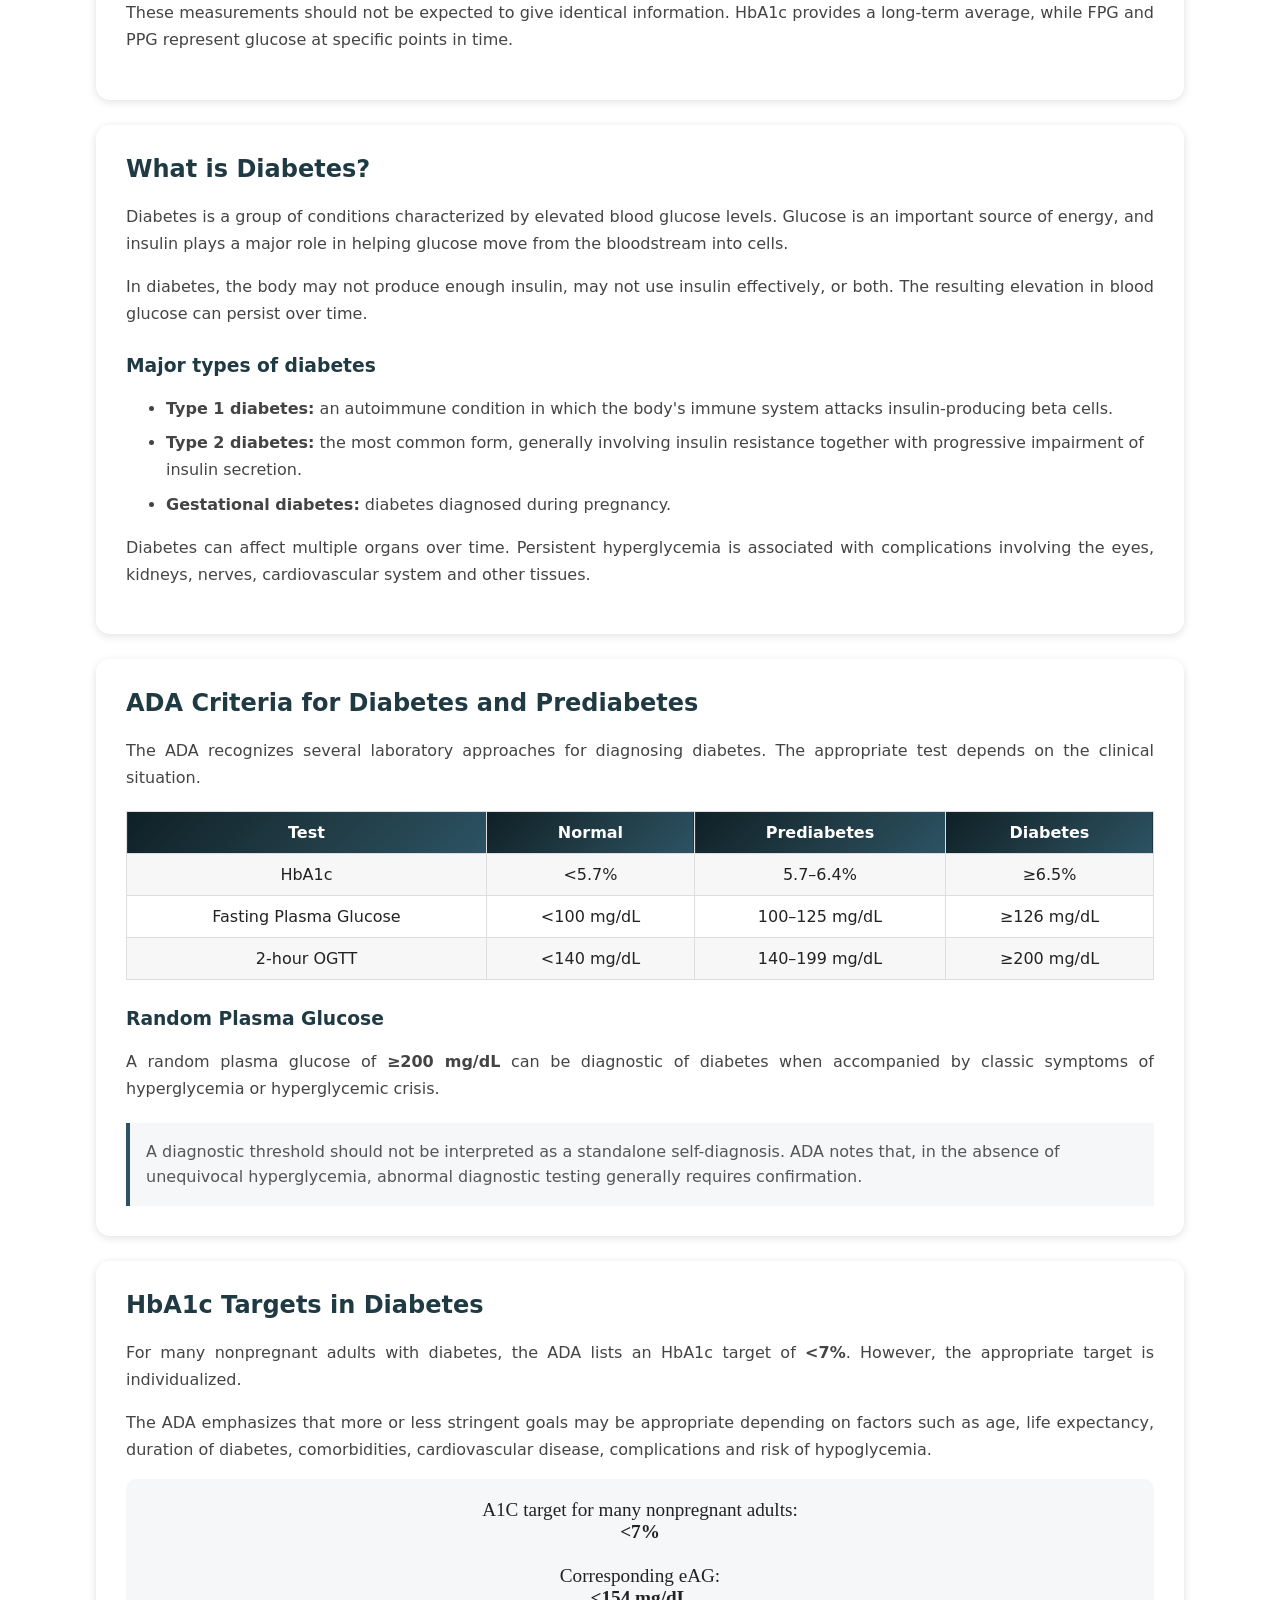
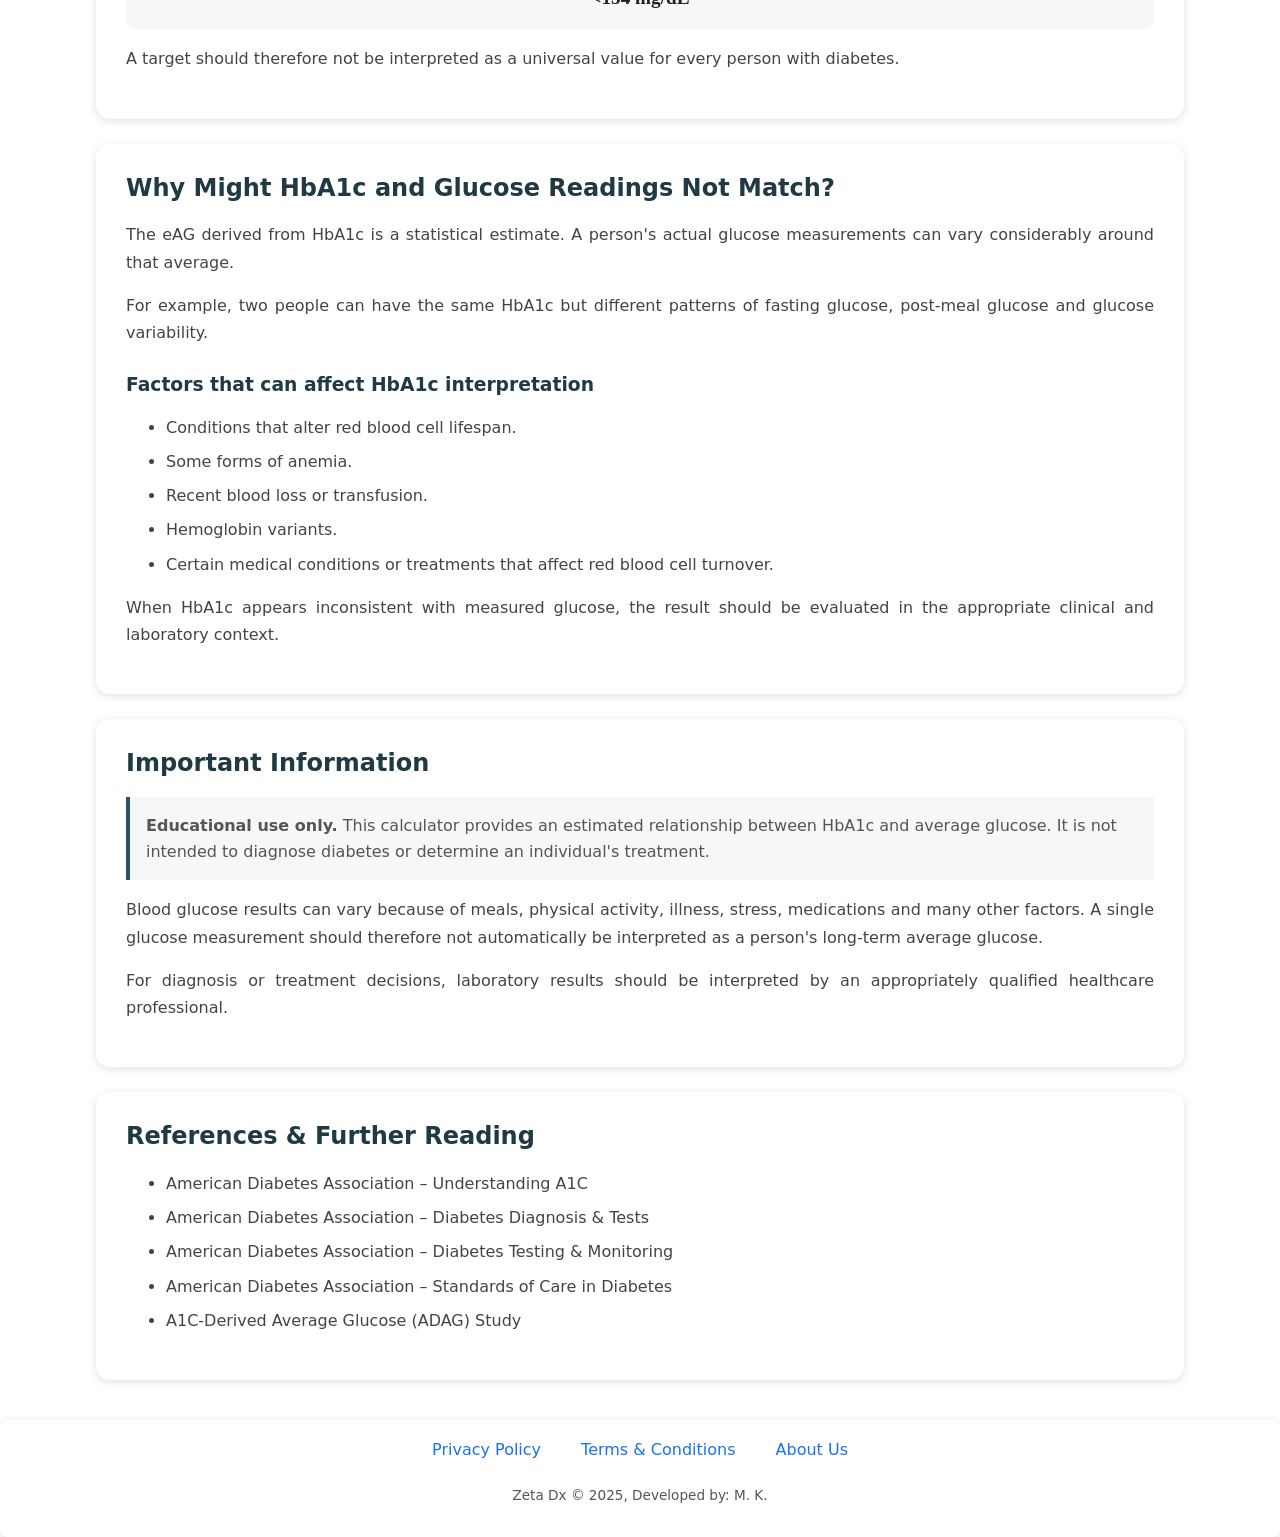
<file: eag.html>
<!DOCTYPE html>
<html lang="en">

<head>

<meta charset="UTF-8">

<meta name="viewport"
      content="width=device-width, initial-scale=1.0">

<meta name="description"
      content="HbA1c to estimated average glucose (eAG) calculator with detailed information about HbA1c, fasting plasma glucose, postprandial glucose, diabetes and ADA diagnostic criteria.">

<meta name="keywords"
      content="HbA1c calculator, A1C calculator, eAG calculator, estimated average glucose, HbA1c to glucose, FBS, FPG, PBS, postprandial glucose, diabetes, prediabetes, ADA">

<link rel="canonical"
      href="https://zeta-dx.github.io/hba1c.html">

<title>
Zeta Dx - HbA1c & eAG Calculator
</title>

<link rel="icon"
      href="favicon.ico"
      type="image/x-icon">


<!-- Google AdSense -->

<script async
src="https://pagead2.googlesyndication.com/pagead/js/adsbygoogle.js?client=ca-pub-1137049263274228"
crossorigin="anonymous">
</script>


<!-- Open Graph -->

<meta property="og:title"
      content="Zeta Dx – HbA1c & eAG Calculator">

<meta property="og:description"
      content="Convert HbA1c to estimated average glucose and learn about HbA1c, FPG, postprandial glucose and diabetes.">

<meta property="og:type"
      content="website">

<meta property="og:url"
      content="https://zeta-dx.github.io/hba1c.html">

<meta property="og:image"
      content="https://zeta-dx.github.io/zeta_dx.webp">


<style>

/* =====================================================
   ROOT
   ===================================================== */

:root {

    --brand-gradient:
        linear-gradient(
            135deg,
            #0f2027,
            #203a43,
            #2c5364
        );

    --brand-shadow:
        0 2px 8px rgba(0,0,0,0.12);

}


/* =====================================================
   GLOBAL
   ===================================================== */

* {
    box-sizing: border-box;
}


body {

    background-image:
        url('bg.png');

    background-size:
        cover;

    background-repeat:
        no-repeat;

    background-position:
        center;

    background-attachment:
        fixed;

    font-family:
        system-ui,
        -apple-system,
        BlinkMacSystemFont,
        "Segoe UI",
        Roboto,
        Arial,
        sans-serif;

    margin: 0;

    padding: 0;

    color: #222;

}


/* =====================================================
   HEADER
   ===================================================== */

.top-header {

    position: sticky;

    top: 0;

    z-index: 1000;

    background: white;

    box-shadow:
        0 2px 10px rgba(0,0,0,0.1);

}


.header-main {

    display: flex;

    justify-content:
        space-between;

    align-items:
        center;

    padding:
        14px 10px;

}


.header-left {

    display: flex;

    align-items:
        center;

    gap: 15px;

}


.header-left img {

    height: 80px;

}


.title-block h1 {

    margin: 0;

    font-size: 2rem;

}


.header-right {

    text-align:
        right;

}


.header-right h2 {

    margin: 0;

    font-size: 1.5rem;

    font-weight: 600;

}


.header-right p {

    margin:
        4px 0 0;

    font-size: 0.85rem;

    color: #666;

}


/* =====================================================
   NAVIGATION
   ===================================================== */

.header-nav {

    max-width: 100%;

    margin:
        10px auto;

    padding:
        14px 30px;

    background:
        var(--brand-gradient);

    display: flex;

    justify-content:
        space-around;

    align-items:
        center;

    box-shadow:
        var(--brand-shadow);

}


.header-nav > a {

    text-decoration:
        none;

    color:
        white;

    font-size:
        16px;

}


.dropdown {

    position:
        relative;

}


.dropbtn {

    background:
        none;

    border:
        none;

    cursor:
        pointer;

    font-size:
        16px;

    color:
        white;

}


.dropdown-content {

    display:
        none;

    position:
        absolute;

    top:
        100%;

    left:
        0;

    background:
        var(--brand-gradient);

    min-width:
        190px;

    box-shadow:
        0 6px 12px rgba(0,0,0,0.2);

    z-index:
        9999;

}


.dropdown-content a {

    display:
        block;

    padding:
        10px 14px;

    color:
        white;

    text-decoration:
        none;

    white-space:
        nowrap;

}


.dropdown-content a:hover {

    background:
        rgba(255,255,255,0.12);

}


.dropdown:hover
.dropdown-content {

    display:
        block;

}


/* =====================================================
   PAGE
   ===================================================== */

.page-container {

    width:
        85%;

    max-width:
        1100px;

    margin:
        30px auto;

}


/* =====================================================
   TITLE
   ===================================================== */

.page-title {

    background:
        var(--brand-gradient);

    color:
        white;

    padding:
        30px;

    border-radius:
        14px;

    text-align:
        center;

    box-shadow:
        var(--brand-shadow);

}


.page-title h2 {

    margin:
        0 0 8px;

    font-size:
        2rem;

}


.page-title p {

    margin:
        0;

    font-size:
        1rem;

}


/* =====================================================
   CALCULATOR
   ===================================================== */

.calculator-box {

    background:
        white;

    margin-top:
        25px;

    padding:
        30px;

    border-radius:
        14px;

    box-shadow:
        var(--brand-shadow);

}


.calculator-box h3 {

    margin-top:
        0;

    text-align:
        center;

    margin-bottom:
        25px;

}


.calculator-tabs {

    display:
        flex;

    gap:
        10px;

    margin-bottom:
        25px;

}


.calculator-tab {

    flex:
        1;

    padding:
        12px;

    border:
        none;

    border-radius:
        8px;

    background:
        #e9ecef;

    cursor:
        pointer;

    font-weight:
        600;

    font-size:
        15px;

}


.calculator-tab.active {

    background:
        var(--brand-gradient);

    color:
        white;

}


.converter-panel {

    display:
        none;

}


.converter-panel.active {

    display:
        block;

}


.form-grid {

    display:
        grid;

    grid-template-columns:
        1fr 1fr;

    gap:
        20px;

}


.form-group {

    display:
        flex;

    flex-direction:
        column;

}


.form-group label {

    font-weight:
        600;

    margin-bottom:
        7px;

}


.form-group input {

    width:
        100%;

    padding:
        12px;

    border:
        1px solid #ccc;

    border-radius:
        8px;

    font-size:
        16px;

}


.form-group input:focus {

    outline:
        none;

    border-color:
        #2c5364;

    box-shadow:
        0 0 0 2px
        rgba(44,83,100,0.15);

}


.unit-label {

    margin-top:
        5px;

    font-size:
        0.85rem;

    color:
        #666;

}


.button-row {

    display:
        flex;

    gap:
        12px;

    margin-top:
        25px;

}


.calculate-button,
.clear-button {

    flex:
        1;

    padding:
        14px;

    border:
        none;

    border-radius:
        8px;

    font-size:
        17px;

    font-weight:
        600;

    cursor:
        pointer;

}


.calculate-button {

    background:
        var(--brand-gradient);

    color:
        white;

}


.clear-button {

    background:
        #e9ecef;

    color:
        #333;

}


.calculate-button:hover,
.clear-button:hover {

    opacity:
        0.9;

}


/* =====================================================
   RESULT
   ===================================================== */

.result-box {

    display:
        none;

    margin-top:
        25px;

    padding:
        25px;

    background:
        #f5f7f8;

    border-radius:
        10px;

    text-align:
        center;

}


.result-box h3 {

    margin-top:
        0;

    color:
        #203a43;

}


.result-value {

    font-size:
        2.3rem;

    font-weight:
        700;

    color:
        #203a43;

}


.result-secondary {

    margin-top:
        8px;

    font-size:
        1rem;

    color:
        #555;

}


.result-category {

    margin-top:
        15px;

    padding:
        12px;

    background:
        white;

    border-radius:
        8px;

    font-weight:
        600;

}


/* =====================================================
   REFERENCE TABLE
   ===================================================== */

.reference-table {

    width:
        100%;

    border-collapse:
        collapse;

    margin-top:
        20px;

}


.reference-table th,
.reference-table td {

    border:
        1px solid #ddd;

    padding:
        11px;

    text-align:
        center;

}


.reference-table th {

    background:
        var(--brand-gradient);

    color:
        white;

}


.reference-table tr:nth-child(even) {

    background:
        #f7f7f7;

}


/* =====================================================
   INFORMATION SECTIONS
   ===================================================== */

.info-section {

    background:
        white;

    margin-top:
        25px;

    padding:
        30px;

    border-radius:
        14px;

    box-shadow:
        var(--brand-shadow);

}


.info-section h2 {

    margin-top:
        0;

    color:
        #203a43;

}


.info-section h3 {

    margin-top:
        28px;

    color:
        #203a43;

}


.info-section p {

    line-height:
        1.7;

    text-align:
        justify;

    color:
        #444;

}


.info-section ul {

    line-height:
        1.7;

    color:
        #444;

}


.info-section li {

    margin-bottom:
        7px;

}


.info-note {

    margin-top:
        20px;

    padding:
        16px;

    background:
        #f5f7f8;

    border-left:
        4px solid #2c5364;

    line-height:
        1.6;

    color:
        #555;

}


/* =====================================================
   FORMULA
   ===================================================== */

.formula {

    padding:
        20px;

    background:
        #f5f7f8;

    border-radius:
        10px;

    text-align:
        center;

    font-family:
        "Times New Roman",
        serif;

    font-size:
        1.2rem;

    margin:
        15px 0;

}


/* =====================================================
   FOOTER
   ===================================================== */

footer {

    max-width:
        100%;

    margin:
        40px auto 0;

    padding:
        20px;

    background:
        white;

    border-radius:
        8px;

    box-shadow:
        var(--brand-shadow);

    text-align:
        center;

}


footer ul {

    list-style:
        none;

    padding:
        0;

    display:
        flex;

    justify-content:
        center;

    gap:
        40px;

    margin:
        0;

}


footer ul li a {

    color:
        #1a73e8;

    font-weight:
        500;

    text-decoration:
        none;

}


footer ul li a:hover {

    text-decoration:
        underline;

}


footer p {

    margin-top:
        12px;

    font-size:
        0.85rem;

    color:
        #555;

}


/* =====================================================
   MOBILE
   ===================================================== */

@media (max-width: 700px) {

    .header-left img {
        height: 60px;
    }

    .title-block h1 {
        font-size: 1.5rem;
    }

    .header-right {
        display: none;
    }

    .header-nav {
        flex-wrap: wrap;
        gap: 15px;
        padding: 12px;
    }

    .page-container {
        width: 94%;
    }

    .form-grid {
        grid-template-columns: 1fr;
    }

    .calculator-tabs {
        flex-direction: column;
    }

    .button-row {
        flex-direction: column;
    }

    .reference-table {
        font-size: 0.85rem;
    }

    footer ul {
        flex-direction: column;
        gap: 12px;
    }

}

</style>

</head>


<body>


<!-- =====================================================
     HEADER
     ===================================================== -->

<header class="top-header">


<div class="header-main">


<div class="header-left">

<img
src="zeta_dx.webp"
alt="Zeta Dx Logo">

<div class="title-block">

<h1>
Zeta Dx
</h1>

</div>

</div>


<div class="header-right">

<h2>
Calculate. Interpret. Understand.
</h2>

<p>
For educational purposes only
</p>

</div>


</div>


<nav class="header-nav">
  <a href="./index.html">Home</a>
  <a href="./contact.html">About Us</a>
  <a href="./dx-ai.html">Dx AI</a>
  <a href="./medical-tests.html">Know Your Tests</a>
  <a href="./privacy_policy.html">Privacy Policy</a>
  <a href="./disclaimer.html">Terms & Conditions</a>

  <div class="dropdown">
    <button class="dropbtn">Tools ▾</button>
    <div class="dropdown-content">
		<a href="./eag.html">eAG</a>
		<a href="./egfr.html">eGFR</a>
      	<a href="./acr.html">ACR</a>
      	<a href="./pcr.html">PCR</a>
      	<a href="./inr.html">INR</a>
      	<a href="./esr.html">ESR</a>
	  	<a href="./convertors.html">Unit Convertors</a>
    </div>
  </div>
</nav>


</header>



<!-- =====================================================
     MAIN
     ===================================================== -->

<main>


<div class="page-container">


<!-- ===================================================
     TITLE
     =================================================== -->

<section class="page-title">

<h2>
HbA1c & Estimated Average Glucose
</h2>

<p>
Convert HbA1c to estimated average glucose and
understand the relationship between long-term
and point-in-time blood glucose measurements.
</p>

</section>



<!-- ===================================================
     CALCULATOR
     =================================================== -->

<section class="calculator-box">


<h3>
HbA1c / eAG Calculator
</h3>


<div class="calculator-tabs">


<button
class="calculator-tab active"
id="a1cTab"
onclick="showPanel('a1cPanel', this)">

HbA1c → eAG

</button>


<button
class="calculator-tab"
onclick="showPanel('eagPanel', this)">

eAG → HbA1c

</button>


</div>



<!-- =================================================
     HbA1c → eAG
     ================================================= -->

<div
class="converter-panel active"
id="a1cPanel">


<div class="form-grid">


<div class="form-group">

<label for="a1cInput">

HbA1c

</label>

<input
type="number"
id="a1cInput"
step="0.1"
min="3"
max="20"
placeholder="Enter HbA1c %">

<span class="unit-label">
%
</span>

</div>


</div>


<div class="button-row">

<button
class="calculate-button"
onclick="calculateEAG()">

Convert to eAG

</button>


<button
class="clear-button"
onclick="clearA1C()">

Clear

</button>

</div>


<div
class="result-box"
id="a1cResult">


<h3>
Estimated Average Glucose
</h3>


<div
class="result-value"
id="eagMg">

—
</div>


<div
class="result-secondary"
id="eagMmol">

—
</div>


<div
class="result-category"
id="a1cCategory">

—

</div>


</div>


</div>



<!-- =================================================
     eAG → HbA1c
     ================================================= -->

<div
class="converter-panel"
id="eagPanel">


<div class="form-grid">


<div class="form-group">

<label for="eagInput">

Estimated Average Glucose

</label>

<input
type="number"
id="eagInput"
step="1"
min="20"
max="600"
placeholder="Enter eAG">

<span class="unit-label">
mg/dL
</span>

</div>


</div>


<div class="button-row">

<button
class="calculate-button"
onclick="calculateA1C()">

Convert to HbA1c

</button>


<button
class="clear-button"
onclick="clearEAG()">

Clear

</button>

</div>


<div
class="result-box"
id="eagResult">


<h3>
Estimated HbA1c
</h3>


<div
class="result-value"
id="a1cValue">

—

</div>


<div
class="result-secondary">

%

</div>


</div>


</div>


</section>



<!-- ===================================================
     QUICK REFERENCE
     =================================================== -->

<section class="info-section">


<h2>
HbA1c to Estimated Average Glucose Reference
</h2>


<p>

The estimated average glucose (eAG) expresses the
HbA1c result in the same units commonly used for
day-to-day blood glucose measurements. The relationship
was established from the A1C-Derived Average Glucose
(ADAG) study and is used by the ADA for patient-friendly
interpretation of A1C results.

</p>


<table class="reference-table">


<tr>

<th>
HbA1c
</th>

<th>
eAG (mg/dL)
</th>

<th>
eAG (mmol/L)
</th>

</tr>


<tr>
<td>5.0%</td>
<td>97</td>
<td>5.4</td>
</tr>


<tr>
<td>5.5%</td>
<td>111</td>
<td>6.2</td>
</tr>


<tr>
<td>6.0%</td>
<td>126</td>
<td>7.0</td>
</tr>


<tr>
<td>6.5%</td>
<td>140</td>
<td>7.8</td>
</tr>


<tr>
<td>7.0%</td>
<td>154</td>
<td>8.6</td>
</tr>


<tr>
<td>7.5%</td>
<td>169</td>
<td>9.4</td>
</tr>


<tr>
<td>8.0%</td>
<td>183</td>
<td>10.2</td>
</tr>


<tr>
<td>8.5%</td>
<td>197</td>
<td>10.9</td>
</tr>


<tr>
<td>9.0%</td>
<td>212</td>
<td>11.8</td>
</tr>


<tr>
<td>9.5%</td>
<td>226</td>
<td>12.6</td>
</tr>


<tr>
<td>10.0%</td>
<td>240</td>
<td>13.3</td>
</tr>


<tr>
<td>11.0%</td>
<td>269</td>
<td>14.9</td>
</tr>


<tr>
<td>12.0%</td>
<td>298</td>
<td>16.5</td>
</tr>


</table>


<div class="info-note">

The values are estimates. An individual's measured
glucose readings may not exactly match the calculated
eAG because HbA1c represents an average over time and
does not describe every glucose fluctuation.

</div>


</section>



<!-- ===================================================
     WHAT IS HbA1c
     =================================================== -->

<section class="info-section">


<h2>
What is HbA1c?
</h2>


<p>

HbA1c, also called A1C or glycated hemoglobin, is a
laboratory measurement that reflects average blood
glucose exposure over approximately the previous
two to three months.

</p>


<p>

Glucose circulating in the bloodstream can attach to
hemoglobin within red blood cells. The higher the
average blood glucose concentration, the greater the
proportion of hemoglobin that becomes glycated.

</p>


<p>

Because red blood cells circulate for approximately
three months, HbA1c provides a longer-term picture of
blood glucose than a single blood glucose measurement.

</p>


<h3>
Why is HbA1c useful?
</h3>


<ul>

<li>
It can be used as one of the tests for diagnosing
prediabetes and diabetes.
</li>

<li>
It provides an indication of average glucose over
the previous 2–3 months.
</li>

<li>
It can be used to monitor diabetes management.
</li>

<li>
It provides a longer-term perspective than an isolated
finger-stick glucose measurement.
</li>

</ul>


<p>

The ADA notes that A1C does not require fasting, which
is one of its practical advantages as a test.

</p>


</section>



<!-- ===================================================
     eAG
     =================================================== -->

<section class="info-section">


<h2>
What is Estimated Average Glucose (eAG)?
</h2>


<p>

Estimated average glucose, or eAG, converts an HbA1c
percentage into an approximate average glucose
concentration expressed in familiar glucose units such
as mg/dL or mmol/L.

</p>


<p>

For example, an HbA1c of 7.0% corresponds to an eAG
of approximately <strong>154 mg/dL</strong>, or
approximately <strong>8.6 mmol/L</strong>.

</p>


<h3>
How is eAG calculated?
</h3>


<div class="formula">

eAG (mg/dL) =
28.7 × HbA1c (%) − 46.7

</div>


<p>

For conversion to mmol/L:

</p>


<div class="formula">

eAG (mmol/L) =
eAG (mg/dL) ÷ 18

</div>


<p>

The reverse relationship can be written as:

</p>


<div class="formula">

HbA1c (%) =
[eAG (mg/dL) + 46.7] ÷ 28.7

</div>


<div class="info-note">

The eAG equation describes a population-derived
relationship between HbA1c and average glucose. It is
an estimate and should not be interpreted as an exact
prediction of an individual's glucose readings.

</div>


</section>



<!-- ===================================================
     HbA1c AND eAG
     =================================================== -->

<section class="info-section">


<h2>
HbA1c vs eAG
</h2>


<table class="reference-table">


<tr>

<th>
HbA1c
</th>

<th>
eAG
</th>

<th>
What it represents
</th>

</tr>


<tr>

<td>
HbA1c
</td>

<td>
%
</td>

<td>
Percentage of hemoglobin that is glycated
</td>

</tr>


<tr>

<td>
eAG
</td>

<td>
mg/dL or mmol/L
</td>

<td>
Estimated average glucose corresponding
to the HbA1c
</td>

</tr>


</table>


<p>

The two values describe related information in different
ways. HbA1c is the laboratory measurement, while eAG
expresses that result using glucose units that are more
familiar from blood glucose meters.

</p>


</section>



<!-- ===================================================
     FBS / FPG
     =================================================== -->

<section class="info-section">


<h2>
What is FBS / FPG?
</h2>


<p>

FBS is commonly used to mean <strong>fasting blood sugar</strong>.
In laboratory and ADA terminology, the corresponding
term is usually <strong>fasting plasma glucose (FPG)</strong>.

</p>


<p>

Fasting means that the person has had no caloric intake
for at least <strong>8 hours</strong>. Water is generally
permitted during the fasting period.

</p>


<h3>
Why is fasting glucose measured?
</h3>


<p>

Fasting glucose provides a measurement of blood glucose
under standardized fasting conditions. It is one of the
tests that can be used to identify prediabetes and
diabetes.

</p>


<table class="reference-table">


<tr>

<th>
Fasting Plasma Glucose
</th>

<th>
ADA category
</th>

</tr>


<tr>

<td>
&lt;100 mg/dL
</td>

<td>
Normal
</td>

</tr>


<tr>

<td>
100–125 mg/dL
</td>

<td>
Prediabetes
</td>

</tr>


<tr>

<td>
≥126 mg/dL
</td>

<td>
Diabetes range
</td>

</tr>


</table>


<p>

An abnormal diagnostic result generally requires
appropriate confirmation unless there is unequivocal
hyperglycemia or another qualifying clinical situation.

</p>


</section>



<!-- ===================================================
     PBS / PPG
     =================================================== -->

<section class="info-section">


<h2>
What is PBS / Postprandial Blood Glucose?
</h2>


<p>

PBS is commonly used to describe <strong>postprandial
blood sugar</strong>. The ADA terminology is
<strong>postprandial blood glucose (PPG)</strong>.

</p>


<p>

Postprandial glucose refers to the blood glucose
measurement taken after eating. For diabetes management,
the ADA commonly discusses postprandial glucose
measurement at <strong>1–2 hours after the beginning
of a meal</strong>.

</p>


<h3>
Why is postprandial glucose useful?
</h3>


<p>

Postprandial glucose helps show how blood glucose
responds to food and other factors around meals. It can
provide information that may not be apparent from a
fasting measurement alone.

</p>


<h3>
ADA target for many nonpregnant adults with diabetes
</h3>


<div class="formula">

1–2 hours after beginning a meal:
<br>
<strong>&lt;180 mg/dL</strong>

</div>


<p>

Glucose targets are individualized. The ADA notes that
different targets may be appropriate depending on factors
such as age, duration of diabetes, comorbidities,
cardiovascular disease, complications and risk of
hypoglycemia.

</p>


</section>



<!-- ===================================================
     COMPARISON
     =================================================== -->

<section class="info-section">


<h2>
HbA1c, FPG and Postprandial Glucose: What is the Difference?
</h2>


<table class="reference-table">


<tr>

<th>
Test
</th>

<th>
Time represented
</th>

<th>
Main purpose
</th>

</tr>


<tr>

<td>
HbA1c
</td>

<td>
Approximately 2–3 months
</td>

<td>
Long-term glycemic exposure
</td>

</tr>


<tr>

<td>
FPG / FBS
</td>

<td>
Current fasting state
</td>

<td>
Fasting glucose assessment
</td>

</tr>


<tr>

<td>
PPG / PBS
</td>

<td>
1–2 hours after beginning a meal
</td>

<td>
Post-meal glucose response
</td>

</tr>


</table>


<p>

These measurements should not be expected to give
identical information. HbA1c provides a long-term
average, while FPG and PPG represent glucose at
specific points in time.

</p>


</section>



<!-- ===================================================
     DIABETES
     =================================================== -->

<section class="info-section">


<h2>
What is Diabetes?
</h2>


<p>

Diabetes is a group of conditions characterized by
elevated blood glucose levels. Glucose is an important
source of energy, and insulin plays a major role in
helping glucose move from the bloodstream into cells.

</p>


<p>

In diabetes, the body may not produce enough insulin,
may not use insulin effectively, or both. The resulting
elevation in blood glucose can persist over time.

</p>


<h3>
Major types of diabetes
</h3>


<ul>

<li>

<strong>Type 1 diabetes:</strong>
an autoimmune condition in which the body's immune
system attacks insulin-producing beta cells.

</li>


<li>

<strong>Type 2 diabetes:</strong>
the most common form, generally involving insulin
resistance together with progressive impairment of
insulin secretion.

</li>


<li>

<strong>Gestational diabetes:</strong>
diabetes diagnosed during pregnancy.

</li>

</ul>


<p>

Diabetes can affect multiple organs over time.
Persistent hyperglycemia is associated with complications
involving the eyes, kidneys, nerves, cardiovascular
system and other tissues.

</p>


</section>



<!-- ===================================================
     ADA DIAGNOSIS
     =================================================== -->

<section class="info-section">


<h2>
ADA Criteria for Diabetes and Prediabetes
</h2>


<p>

The ADA recognizes several laboratory approaches for
diagnosing diabetes. The appropriate test depends on
the clinical situation.

</p>


<table class="reference-table">


<tr>

<th>
Test
</th>

<th>
Normal
</th>

<th>
Prediabetes
</th>

<th>
Diabetes
</th>

</tr>


<tr>

<td>
HbA1c
</td>

<td>
&lt;5.7%
</td>

<td>
5.7–6.4%
</td>

<td>
≥6.5%
</td>

</tr>


<tr>

<td>
Fasting Plasma Glucose
</td>

<td>
&lt;100 mg/dL
</td>

<td>
100–125 mg/dL
</td>

<td>
≥126 mg/dL
</td>

</tr>


<tr>

<td>
2-hour OGTT
</td>

<td>
&lt;140 mg/dL
</td>

<td>
140–199 mg/dL
</td>

<td>
≥200 mg/dL
</td>

</tr>


</table>


<h3>
Random Plasma Glucose
</h3>


<p>

A random plasma glucose of <strong>≥200 mg/dL</strong>
can be diagnostic of diabetes when accompanied by
classic symptoms of hyperglycemia or hyperglycemic
crisis.

</p>


<div class="info-note">

A diagnostic threshold should not be interpreted as
a standalone self-diagnosis. ADA notes that, in the
absence of unequivocal hyperglycemia, abnormal diagnostic
testing generally requires confirmation.

</div>


</section>



<!-- ===================================================
     A1C TARGET
     =================================================== -->

<section class="info-section">


<h2>
HbA1c Targets in Diabetes
</h2>


<p>

For many nonpregnant adults with diabetes, the ADA
lists an HbA1c target of <strong>&lt;7%</strong>.
However, the appropriate target is individualized.

</p>


<p>

The ADA emphasizes that more or less stringent goals
may be appropriate depending on factors such as age,
life expectancy, duration of diabetes, comorbidities,
cardiovascular disease, complications and risk of
hypoglycemia.

</p>


<div class="formula">

A1C target for many nonpregnant adults:
<br>
<strong>&lt;7%</strong>

<br><br>

Corresponding eAG:
<br>
<strong>&lt;154 mg/dL</strong>

</div>


<p>

A target should therefore not be interpreted as a
universal value for every person with diabetes.

</p>


</section>



<!-- ===================================================
     WHY HbA1c AND GLUCOSE MAY DIFFER
     =================================================== -->

<section class="info-section">


<h2>
Why Might HbA1c and Glucose Readings Not Match?
</h2>


<p>

The eAG derived from HbA1c is a statistical estimate.
A person's actual glucose measurements can vary
considerably around that average.

</p>


<p>

For example, two people can have the same HbA1c but
different patterns of fasting glucose, post-meal
glucose and glucose variability.

</p>


<h3>
Factors that can affect HbA1c interpretation
</h3>


<ul>

<li>
Conditions that alter red blood cell lifespan.
</li>

<li>
Some forms of anemia.
</li>

<li>
Recent blood loss or transfusion.
</li>

<li>
Hemoglobin variants.
</li>

<li>
Certain medical conditions or treatments that affect
red blood cell turnover.
</li>

</ul>


<p>

When HbA1c appears inconsistent with measured glucose,
the result should be evaluated in the appropriate
clinical and laboratory context.

</p>


</section>



<!-- ===================================================
     IMPORTANT
     =================================================== -->

<section class="info-section">


<h2>
Important Information
</h2>


<div class="info-note">

<strong>Educational use only.</strong>

This calculator provides an estimated relationship
between HbA1c and average glucose. It is not intended
to diagnose diabetes or determine an individual's
treatment.

</div>


<p>

Blood glucose results can vary because of meals,
physical activity, illness, stress, medications and
many other factors. A single glucose measurement should
therefore not automatically be interpreted as a person's
long-term average glucose.

</p>


<p>

For diagnosis or treatment decisions, laboratory results
should be interpreted by an appropriately qualified
healthcare professional.

</p>


</section>



<!-- ===================================================
     REFERENCES
     =================================================== -->

<section class="info-section">


<h2>
References & Further Reading
</h2>


<ul>

<li>
American Diabetes Association – Understanding A1C
</li>

<li>
American Diabetes Association – Diabetes Diagnosis & Tests
</li>

<li>
American Diabetes Association – Diabetes Testing &
Monitoring
</li>

<li>
American Diabetes Association – Standards of Care
in Diabetes
</li>

<li>
A1C-Derived Average Glucose (ADAG) Study
</li>

</ul>


</section>


</div>

</main>



<!-- =====================================================
     FOOTER
     ===================================================== -->

<footer>


<ul>

<li>

<a href="./privacy_policy.html">
Privacy Policy
</a>

</li>


<li>

<a href="./disclaimer.html">
Terms & Conditions
</a>

</li>


<li>

<a href="./contact.html">
About Us
</a>

</li>

</ul>


<p>

<br>

Zeta Dx &copy; 2025,
Developed by: M. K.

</p>


</footer>



<script>

/* =====================================================
   PANEL SWITCHING
   ===================================================== */

function showPanel(
    panelId,
    button
) {

    document
        .querySelectorAll(
            ".converter-panel"
        )
        .forEach(
            panel => {

                panel.classList.remove(
                    "active"
                );

            }
        );


    document
        .querySelectorAll(
            ".calculator-tab"
        )
        .forEach(
            tab => {

                tab.classList.remove(
                    "active"
                );

            }
        );


    document
        .getElementById(
            panelId
        )
        .classList.add(
            "active"
        );


    button.classList.add(
        "active"
    );

}


/* =====================================================
   HbA1c → eAG
   ===================================================== */

function calculateEAG() {

    const a1c =
        parseFloat(
            document.getElementById(
                "a1cInput"
            ).value
        );


    if (
        isNaN(a1c) ||
        a1c < 3 ||
        a1c > 20
    ) {

        alert(
            "Please enter an HbA1c value between 3% and 20%."
        );

        return;

    }


    /*
       ADAG / ADA relationship

       eAG (mg/dL)
       = 28.7 × A1C − 46.7
    */

    const eag =
        (28.7 * a1c) - 46.7;


    const eagMmol =
        eag / 18;


    document.getElementById(
        "eagMg"
    ).textContent =

        Math.round(
            eag
        ) + " mg/dL";


    document.getElementById(
        "eagMmol"
    ).textContent =

        eagMmol.toFixed(1)
        + " mmol/L";


    let category;


    if (a1c < 5.7) {

        category =
            "ADA range: Normal";


    } else if (a1c < 6.5) {

        category =
            "ADA range: Prediabetes";


    } else {

        category =
            "ADA range: Diabetes range";

    }


    document.getElementById(
        "a1cCategory"
    ).textContent =
        category;


    document.getElementById(
        "a1cResult"
    ).style.display =
        "block";

}


/* =====================================================
   eAG → HbA1c
   ===================================================== */

function calculateA1C() {

    const eag =
        parseFloat(
            document.getElementById(
                "eagInput"
            ).value
        );


    if (
        isNaN(eag) ||
        eag < 20 ||
        eag > 600
    ) {

        alert(
            "Please enter an eAG between 20 and 600 mg/dL."
        );

        return;

    }


    /*
       Reverse relationship

       A1C
       = (eAG + 46.7) / 28.7
    */

    const a1c =
        (eag + 46.7) / 28.7;


    document.getElementById(
        "a1cValue"
    ).textContent =

        a1c.toFixed(1);


    document.getElementById(
        "eagResult"
    ).style.display =
        "block";

}


/* =====================================================
   CLEAR A1C
   ===================================================== */

function clearA1C() {

    document.getElementById(
        "a1cInput"
    ).value = "";


    document.getElementById(
        "a1cResult"
    ).style.display =
        "none";

}


/* =====================================================
   CLEAR eAG
   ===================================================== */

function clearEAG() {

    document.getElementById(
        "eagInput"
    ).value = "";


    document.getElementById(
        "eagResult"
    ).style.display =
        "none";

}

</script>


</body>

</html>
</file>
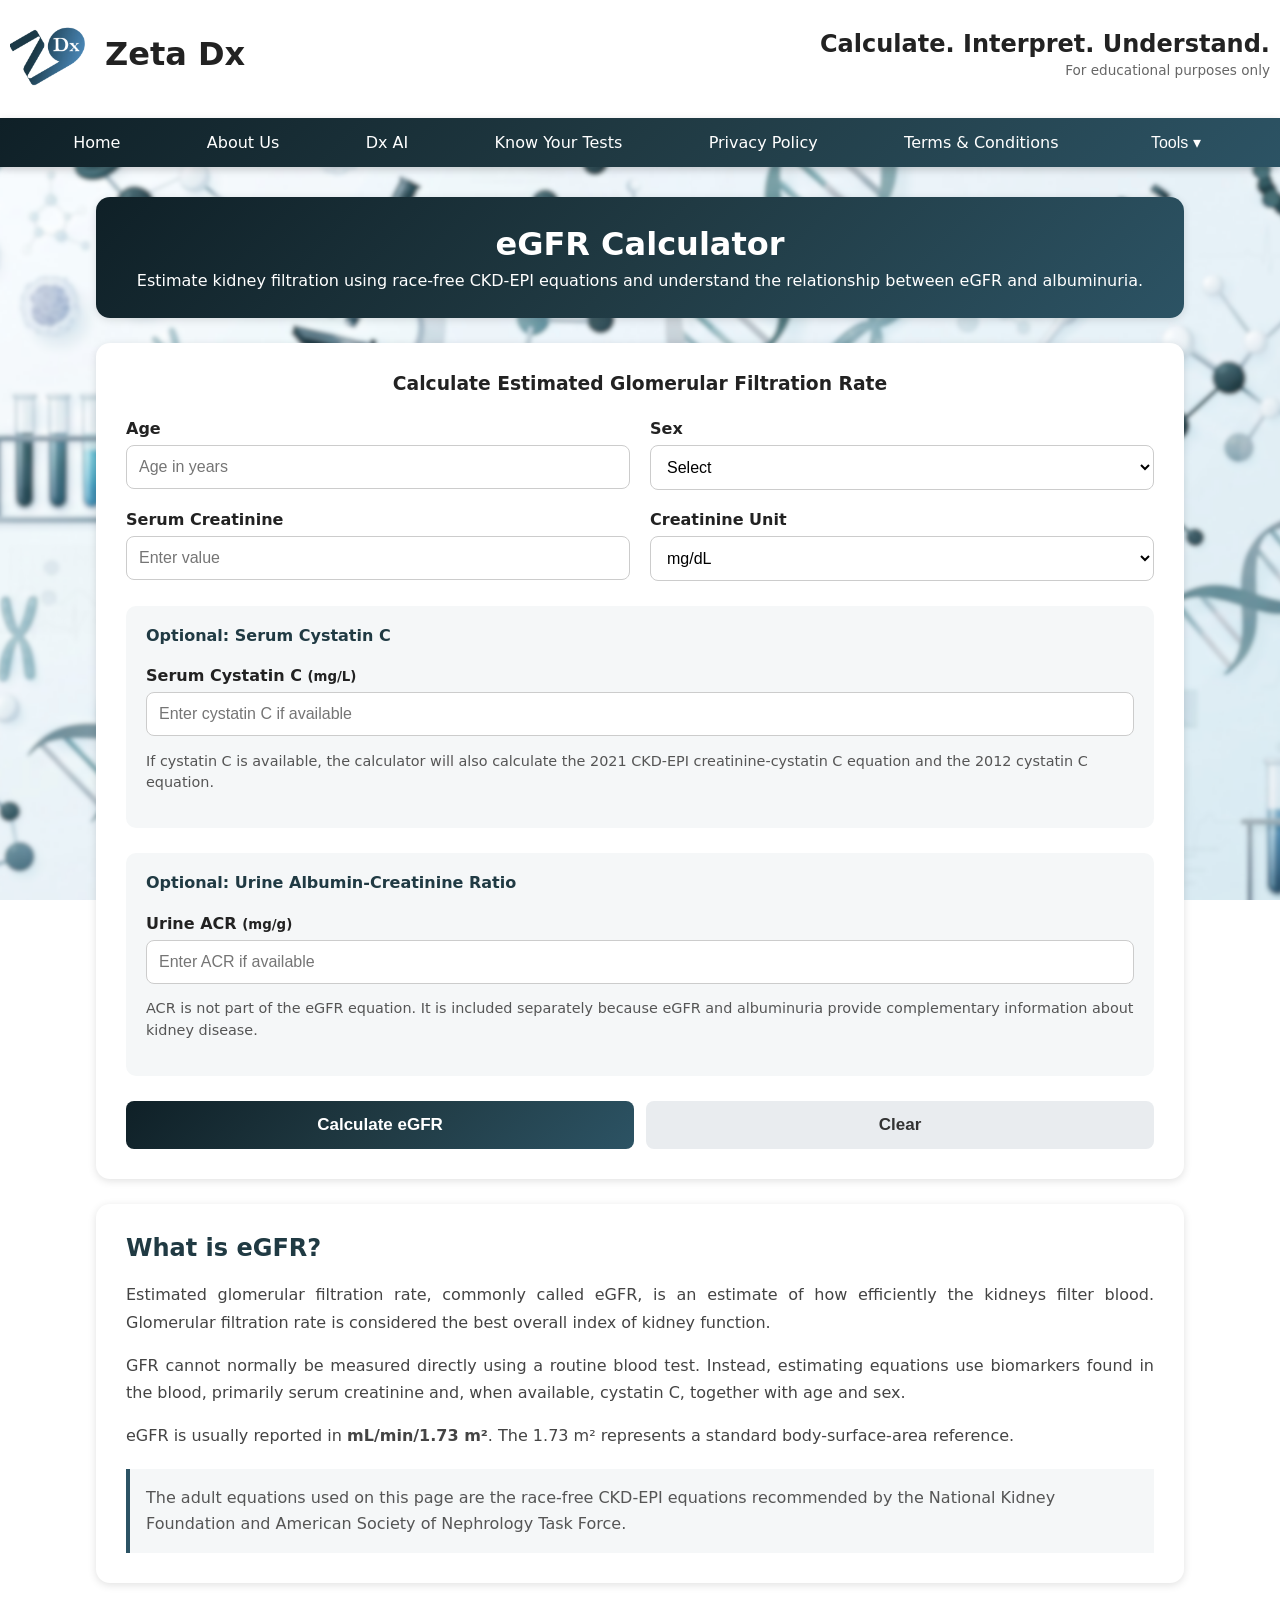
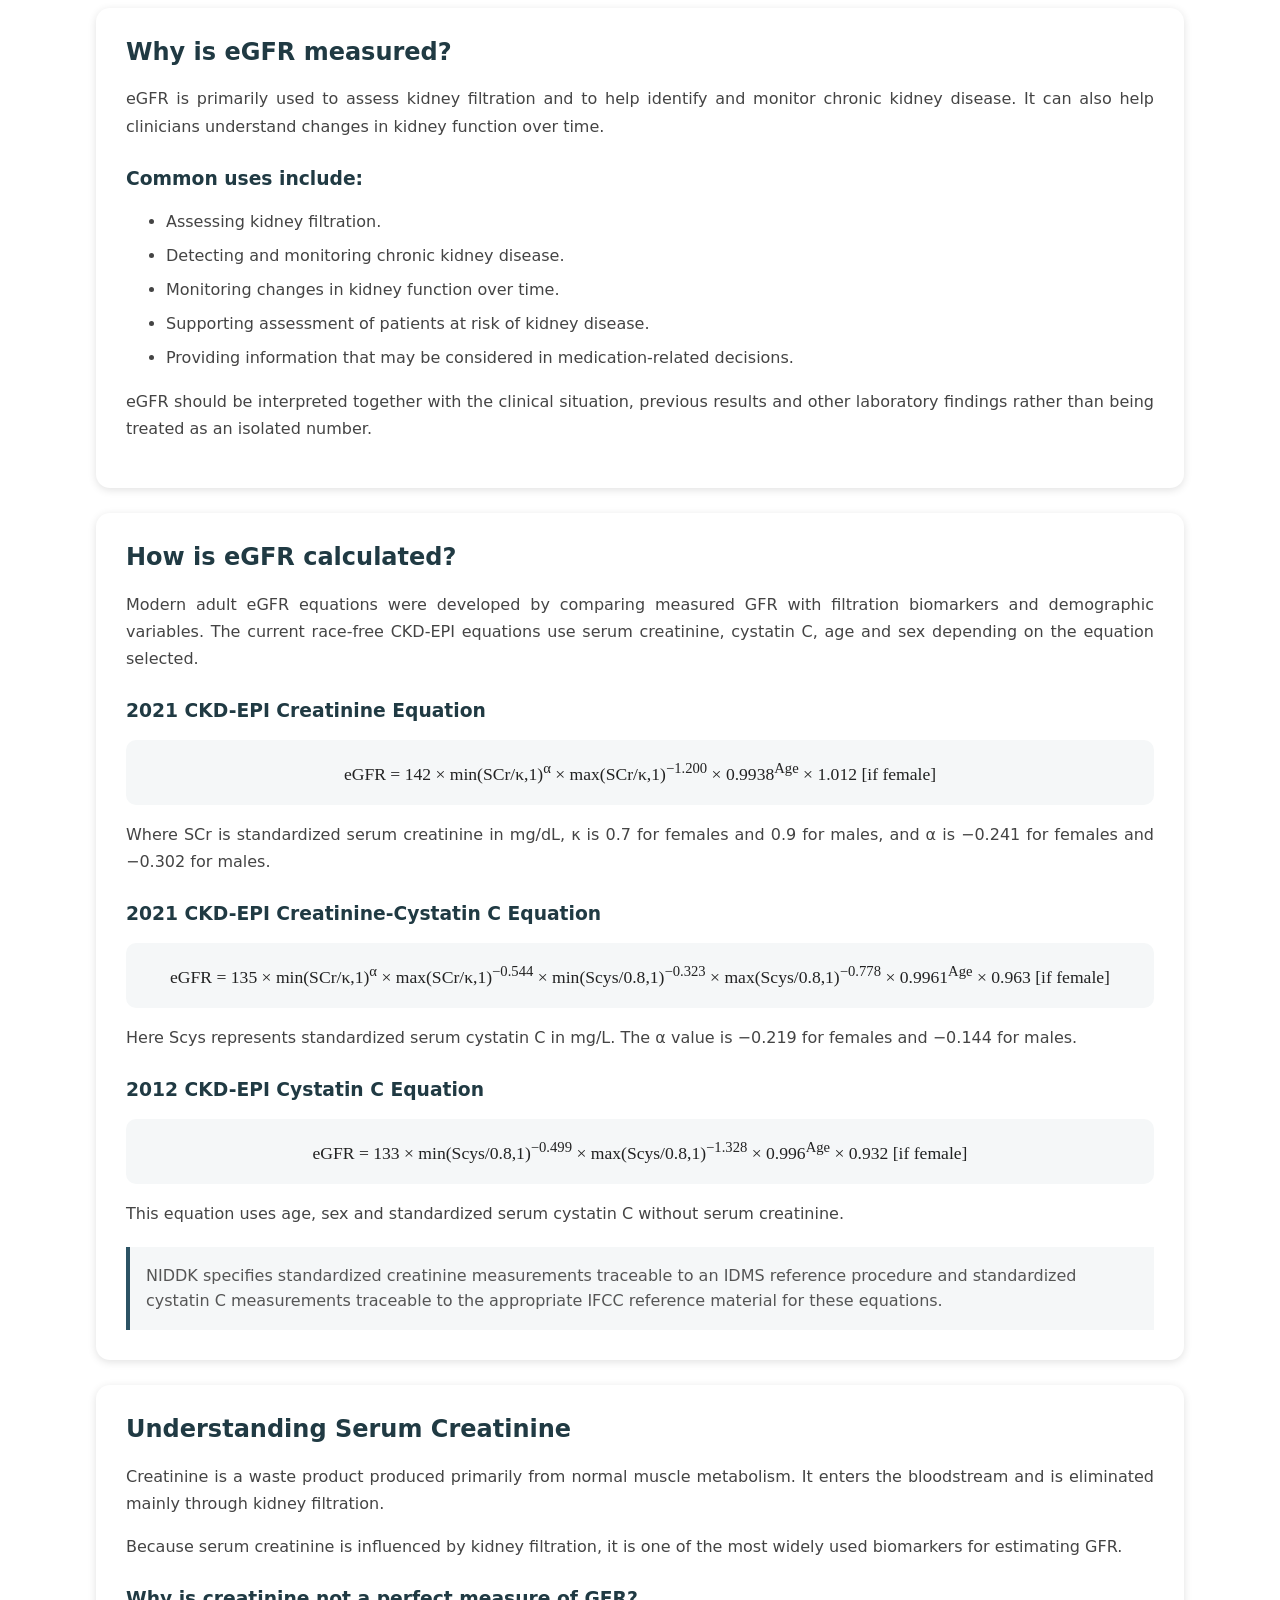
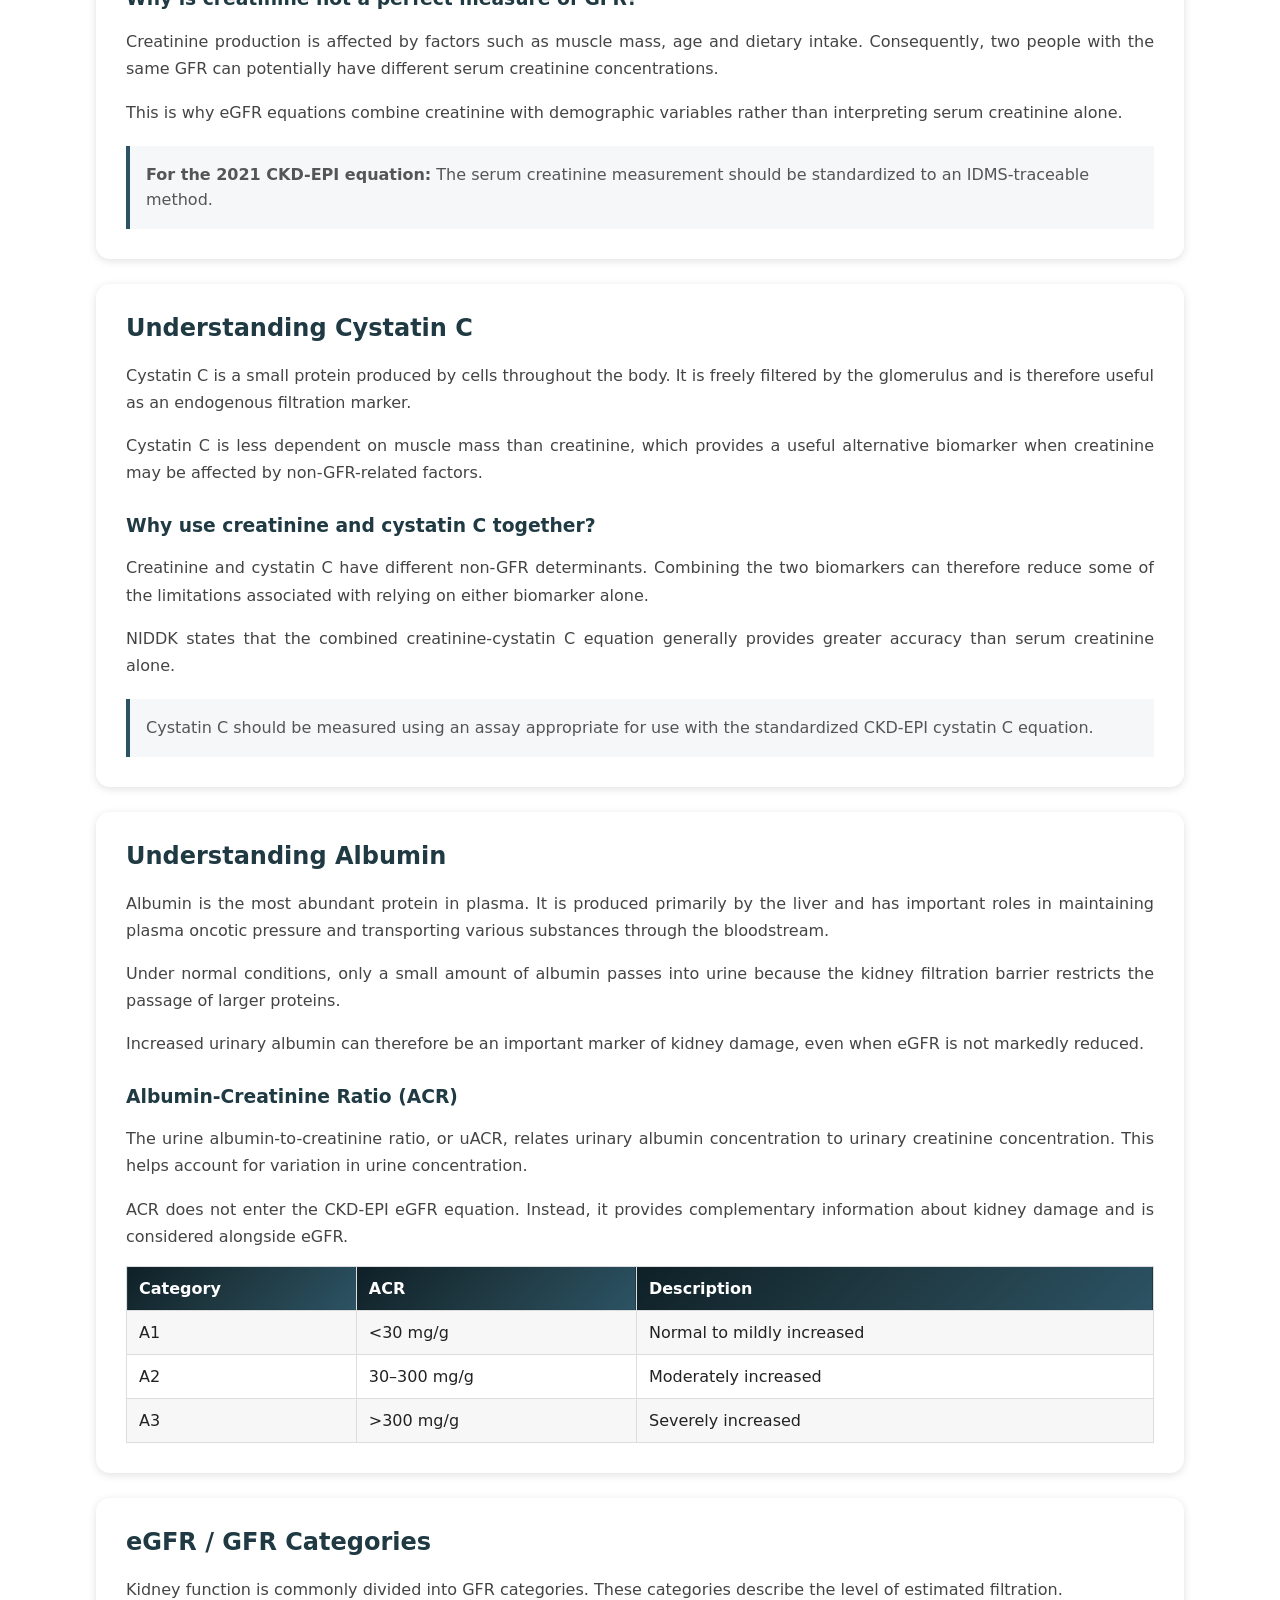
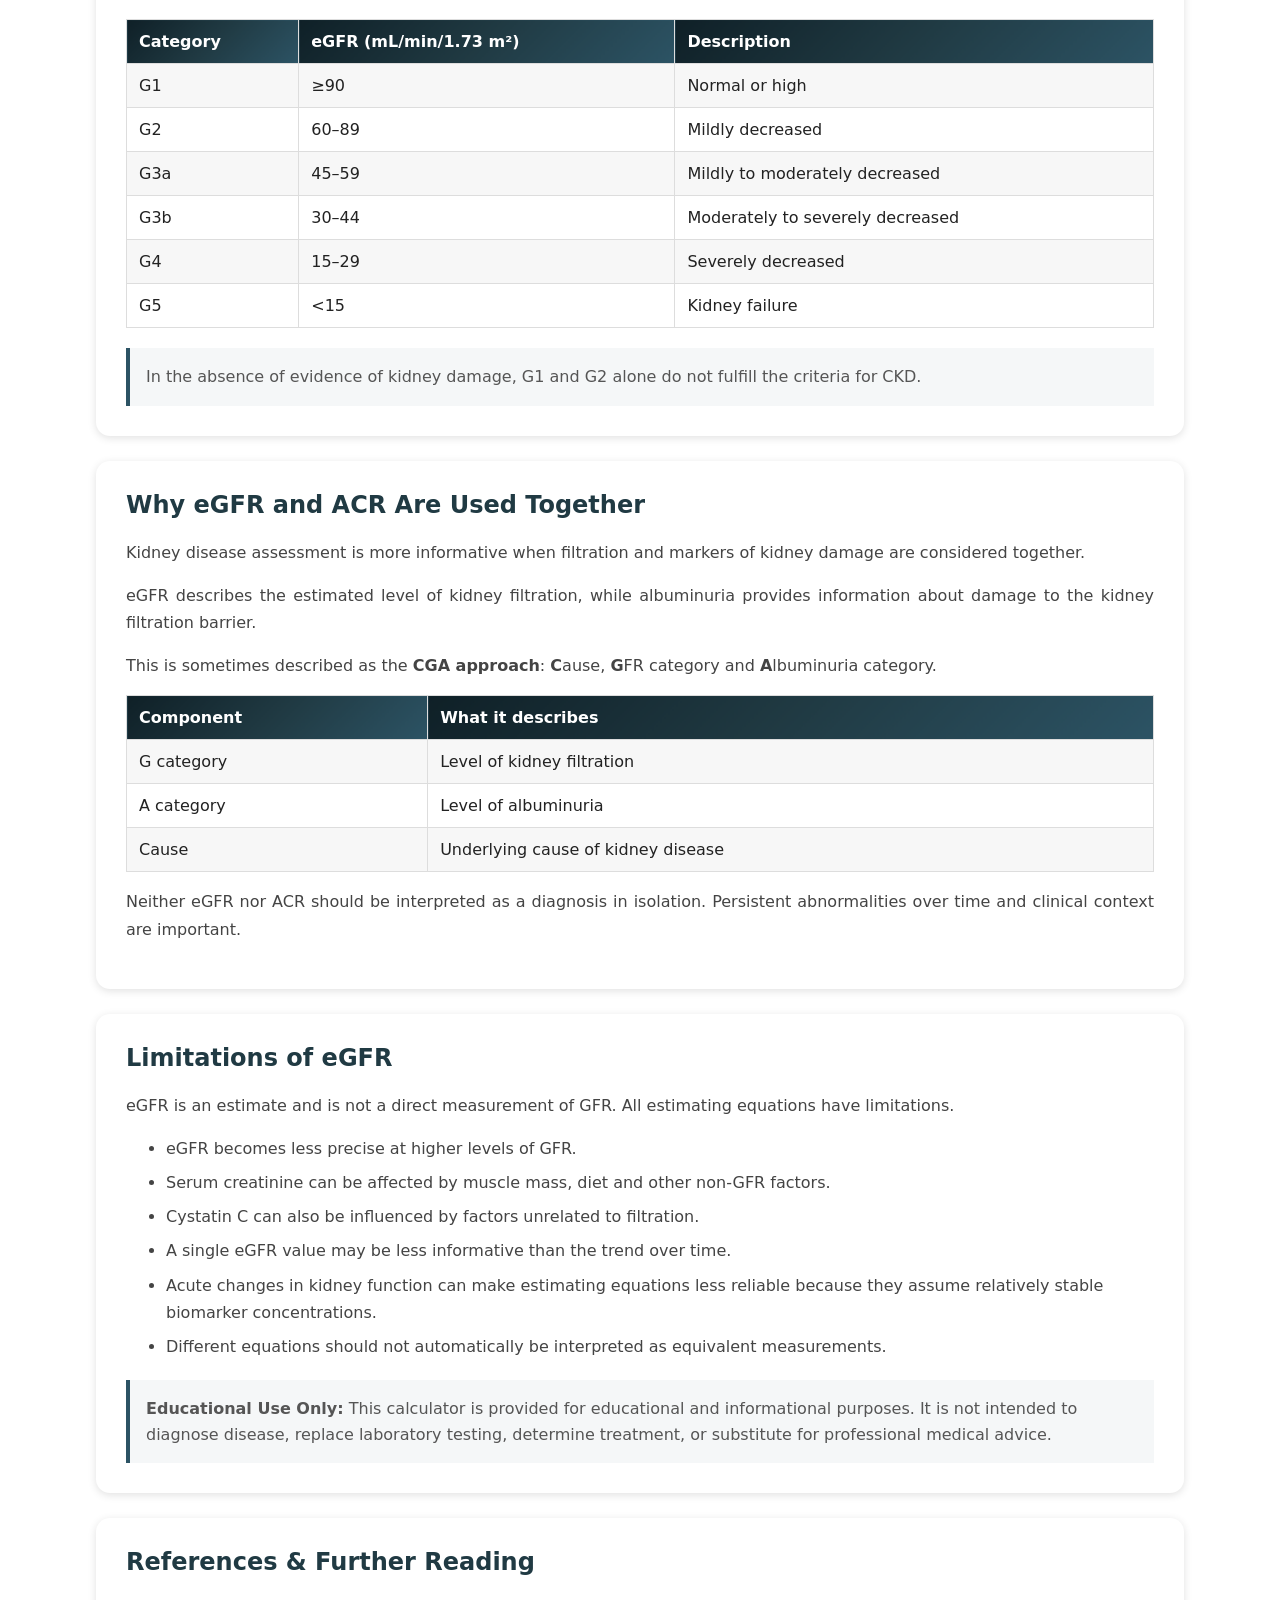
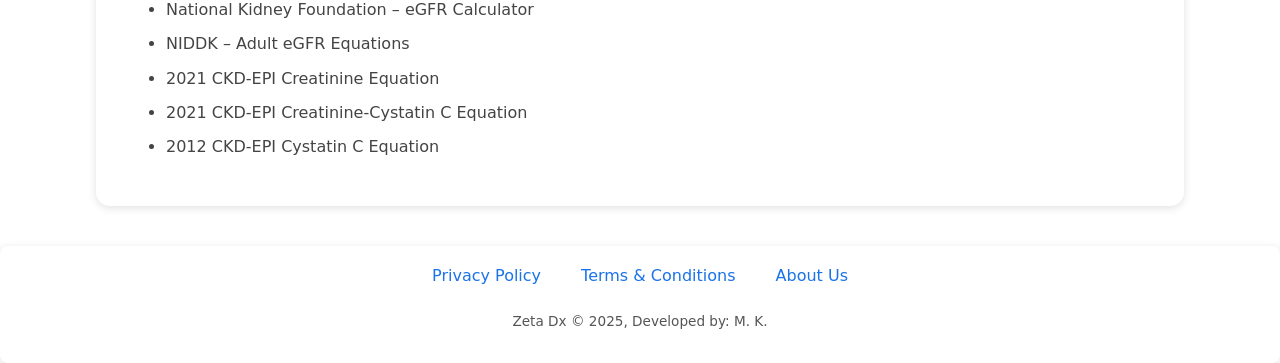
<file: egfr.html>
<!DOCTYPE html>
<html lang="en">

<head>

  <meta charset="UTF-8">

  <meta name="viewport"
        content="width=device-width, initial-scale=1.0">

  <meta name="description"
        content="Zeta Dx eGFR Calculator using the 2021 CKD-EPI race-free equations. Calculate eGFR using serum creatinine and cystatin C and learn about kidney function, albuminuria and CKD classification.">

  <meta name="keywords"
        content="eGFR calculator, CKD-EPI 2021, creatinine eGFR, cystatin C eGFR, kidney function calculator, GFR calculator, ACR, albuminuria, CKD">

  <link rel="canonical"
        href="https://zeta-dx.github.io/egfr.html">

  <title>Zeta Dx - eGFR Calculator</title>

  <link rel="icon"
        href="favicon.ico"
        type="image/x-icon">


  <!-- Google AdSense -->

  <script async
    src="https://pagead2.googlesyndication.com/pagead/js/adsbygoogle.js?client=ca-pub-1137049263274228"
    crossorigin="anonymous">
  </script>


  <!-- Open Graph -->

  <meta property="og:title"
        content="Zeta Dx – eGFR Calculator">

  <meta property="og:description"
        content="Calculate estimated glomerular filtration rate using race-free CKD-EPI equations and learn about creatinine, cystatin C and albuminuria.">

  <meta property="og:type"
        content="website">

  <meta property="og:url"
        content="https://zeta-dx.github.io/egfr.html">

  <meta property="og:image"
        content="https://zeta-dx.github.io/zeta_dx.webp">


<style>

/* =====================================================
   ROOT
   ===================================================== */

:root {

  --brand-gradient:
    linear-gradient(
      135deg,
      #0f2027,
      #203a43,
      #2c5364
    );

  --brand-shadow:
    0 2px 8px rgba(0,0,0,0.12);

}


/* =====================================================
   GLOBAL
   ===================================================== */

* {
  box-sizing: border-box;
}


body {

  background-image: url('bg.png');

  background-size: cover;

  background-repeat: no-repeat;

  background-position: center;

  background-attachment: fixed;

  font-family:
    system-ui,
    -apple-system,
    BlinkMacSystemFont,
    "Segoe UI",
    Roboto,
    Arial,
    sans-serif;

  margin: 0;

  padding: 0;

  color: #222;

}


/* =====================================================
   HEADER
   ===================================================== */

.top-header {

  position: sticky;

  top: 0;

  z-index: 1000;

  background: white;

  box-shadow:
    0 2px 10px rgba(0,0,0,0.1);

}


.header-main {

  display: flex;

  justify-content: space-between;

  align-items: center;

  padding: 14px 10px;

}


.header-left {

  display: flex;

  align-items: center;

  gap: 15px;

}


.header-left img {

  height: 80px;

}


.title-block h1 {

  margin: 0;

  font-size: 2rem;

}


.header-right {

  text-align: right;

}


.header-right h2 {

  margin: 0;

  font-size: 1.5rem;

  font-weight: 600;

}


.header-right p {

  margin: 4px 0 0;

  font-size: 0.85rem;

  color: #666;

}


/* =====================================================
   NAVIGATION
   ===================================================== */

.header-nav {

  max-width: 100%;

  margin: 10px auto;

  padding: 14px 30px;

  background: var(--brand-gradient);

  display: flex;

  justify-content: space-around;

  align-items: center;

  box-shadow: var(--brand-shadow);

}


.header-nav > a {

  text-decoration: none;

  color: white;

  font-size: 16px;

}


.dropdown {

  position: relative;

}


.dropbtn {

  background: none;

  border: none;

  cursor: pointer;

  font-size: 16px;

  color: white;

}


.dropdown-content {

  display: none;

  position: absolute;

  top: 100%;

  left: 0;

  background: var(--brand-gradient);

  min-width: 180px;

  box-shadow:
    0 6px 12px rgba(0,0,0,0.2);

  z-index: 9999;

}


.dropdown-content a {

  display: block;

  padding: 10px 14px;

  color: white;

  text-decoration: none;

  white-space: nowrap;

}


.dropdown-content a:hover {

  background:
    rgba(255,255,255,0.12);

}


.dropdown:hover .dropdown-content {

  display: block;

}


/* =====================================================
   MAIN
   ===================================================== */

.page-container {

  width: 85%;

  max-width: 1100px;

  margin: 30px auto;

}


/* =====================================================
   PAGE TITLE
   ===================================================== */

.page-title {

  background: var(--brand-gradient);

  color: white;

  padding: 28px;

  border-radius: 14px;

  text-align: center;

  box-shadow: var(--brand-shadow);

}


.page-title h2 {

  margin: 0 0 8px;

  font-size: 2rem;

}


.page-title p {

  margin: 0;

  font-size: 1rem;

}


/* =====================================================
   CALCULATOR
   ===================================================== */

.calculator-box {

  background: white;

  margin-top: 25px;

  padding: 30px;

  border-radius: 14px;

  box-shadow: var(--brand-shadow);

}


.calculator-box h3 {

  margin-top: 0;

  text-align: center;

  margin-bottom: 25px;

}


.form-grid {

  display: grid;

  grid-template-columns: 1fr 1fr;

  gap: 20px;

}


.form-group {

  display: flex;

  flex-direction: column;

}


.form-group label {

  font-weight: 600;

  margin-bottom: 7px;

}


.form-group input,
.form-group select {

  width: 100%;

  padding: 12px;

  border: 1px solid #ccc;

  border-radius: 8px;

  font-size: 16px;

  background: white;

}


.form-group input:focus,
.form-group select:focus {

  outline: none;

  border-color: #2c5364;

  box-shadow:
    0 0 0 2px rgba(44,83,100,0.15);

}


.full-width {

  grid-column: 1 / -1;

}


/* =====================================================
   OPTIONAL SECTION
   ===================================================== */

.optional-section {

  margin-top: 25px;

  padding: 20px;

  background: #f5f7f8;

  border-radius: 10px;

}


.optional-section h4 {

  margin-top: 0;

  color: #203a43;

}


.optional-section p {

  font-size: 0.9rem;

  color: #555;

  line-height: 1.5;

}


/* =====================================================
   BUTTONS
   ===================================================== */

.button-row {

  display: flex;

  gap: 12px;

  margin-top: 25px;

}


.calculate-button,
.clear-button {

  flex: 1;

  padding: 14px;

  border: none;

  border-radius: 8px;

  font-size: 17px;

  font-weight: 600;

  cursor: pointer;

}


.calculate-button {

  background: var(--brand-gradient);

  color: white;

}


.clear-button {

  background: #e9ecef;

  color: #333;

}


.calculate-button:hover,
.clear-button:hover {

  opacity: 0.9;

}


/* =====================================================
   RESULTS
   ===================================================== */

.results-box {

  display: none;

  background: white;

  margin-top: 25px;

  padding: 30px;

  border-radius: 14px;

  box-shadow: var(--brand-shadow);

}


.results-box h3 {

  text-align: center;

  margin-top: 0;

}


.result-grid {

  display: grid;

  grid-template-columns: repeat(3, 1fr);

  gap: 15px;

}


.result-card {

  background: var(--brand-gradient);

  color: white;

  padding: 20px;

  border-radius: 10px;

  text-align: center;

}


.result-card h4 {

  margin-top: 0;

  font-size: 0.95rem;

  line-height: 1.4;

}


.result-value {

  font-size: 1.9rem;

  font-weight: 700;

}


.result-unit {

  font-size: 0.8rem;

  opacity: 0.9;

}


.result-description {

  margin-top: 8px;

  font-size: 0.8rem;

  opacity: 0.9;

}


/* =====================================================
   CLASSIFICATION
   ===================================================== */

.classification-box {

  margin-top: 25px;

  padding: 25px;

  background: #f5f7f8;

  border-radius: 10px;

}


.classification-box h4 {

  margin-top: 0;

  color: #203a43;

}


.classification-grid {

  display: grid;

  grid-template-columns: 1fr 1fr;

  gap: 15px;

}


.classification-card {

  background: white;

  padding: 18px;

  border-radius: 10px;

  border-left: 4px solid #2c5364;

}


.classification-card strong {

  display: block;

  font-size: 1.1rem;

  color: #203a43;

  margin-bottom: 5px;

}


.classification-card span {

  color: #555;

}


/* =====================================================
   CKD STATUS
   ===================================================== */

.ckd-status {

  margin-top: 20px;

  padding: 18px;

  background: white;

  border-radius: 10px;

  border-left: 4px solid #203a43;

}


.ckd-status h4 {

  margin-top: 0;

  color: #203a43;

}


.ckd-status p {

  margin-bottom: 0;

  line-height: 1.6;

}


/* =====================================================
   INFORMATION
   ===================================================== */

.info-section {

  background: white;

  margin-top: 25px;

  padding: 30px;

  border-radius: 14px;

  box-shadow: var(--brand-shadow);

}


.info-section h2 {

  margin-top: 0;

  color: #203a43;

}


.info-section h3 {

  color: #203a43;

  margin-top: 28px;

}


.info-section p {

  line-height: 1.7;

  text-align: justify;

  color: #444;

}


.info-section ul {

  line-height: 1.7;

  color: #444;

}


.info-section li {

  margin-bottom: 7px;

}


.info-note {

  margin-top: 20px;

  padding: 16px;

  background: #f5f7f8;

  border-left: 4px solid #2c5364;

  line-height: 1.6;

  color: #555;

}


/* =====================================================
   EQUATIONS
   ===================================================== */

.equation {

  background: #f5f7f8;

  padding: 20px;

  border-radius: 10px;

  overflow-x: auto;

  margin: 15px 0;

  text-align: center;

  font-family:
    "Times New Roman",
    serif;

  font-size: 1.1rem;

}


/* =====================================================
   TABLE
   ===================================================== */

.category-table {

  width: 100%;

  border-collapse: collapse;

  margin-top: 15px;

}


.category-table th,
.category-table td {

  border: 1px solid #ddd;

  padding: 12px;

  text-align: left;

}


.category-table th {

  background: var(--brand-gradient);

  color: white;

}


.category-table tr:nth-child(even) {

  background: #f7f7f7;

}


/* =====================================================
   FOOTER
   ===================================================== */

footer {

  max-width: 100%;

  margin: 40px auto 0;

  padding: 20px;

  background: white;

  border-radius: 8px;

  box-shadow: var(--brand-shadow);

  text-align: center;

}


footer ul {

  list-style: none;

  padding: 0;

  display: flex;

  justify-content: center;

  gap: 40px;

  margin: 0;

}


footer ul li a {

  color: #1a73e8;

  font-weight: 500;

  text-decoration: none;

}


footer ul li a:hover {

  text-decoration: underline;

}


footer p {

  margin-top: 12px;

  font-size: 0.85rem;

  color: #555;

}


/* =====================================================
   MOBILE
   ===================================================== */

@media (max-width: 700px) {

  .header-left img {
    height: 60px;
  }

  .title-block h1 {
    font-size: 1.5rem;
  }

  .header-right {
    display: none;
  }

  .header-nav {
    flex-wrap: wrap;
    gap: 15px;
    padding: 12px;
  }

  .page-container {
    width: 94%;
  }

  .form-grid {
    grid-template-columns: 1fr;
  }

  .full-width {
    grid-column: auto;
  }

  .button-row {
    flex-direction: column;
  }

  .result-grid {
    grid-template-columns: 1fr;
  }

  .classification-grid {
    grid-template-columns: 1fr;
  }

  .category-table {
    font-size: 0.85rem;
  }

  footer ul {
    flex-direction: column;
    gap: 12px;
  }

}

</style>

</head>


<body>


<!-- =====================================================
     HEADER
     ===================================================== -->

<header class="top-header">


  <div class="header-main">


    <div class="header-left">

      <img
        src="zeta_dx.webp"
        alt="Zeta Dx Logo">

      <div class="title-block">

        <h1>Zeta Dx</h1>

      </div>

    </div>


    <div class="header-right">

      <h2>
        Calculate. Interpret. Understand.
      </h2>

      <p>
        For educational purposes only
      </p>

    </div>


  </div>


  <nav class="header-nav">
  <a href="./index.html">Home</a>
  <a href="./contact.html">About Us</a>
  <a href="./dx-ai.html">Dx AI</a>
  <a href="./medical-tests.html">Know Your Tests</a>
  <a href="./privacy_policy.html">Privacy Policy</a>
  <a href="./disclaimer.html">Terms & Conditions</a>

  <div class="dropdown">
    <button class="dropbtn">Tools ▾</button>
    <div class="dropdown-content">
		<a href="./eag.html">eAG</a>
		<a href="./egfr.html">eGFR</a>
      	<a href="./acr.html">ACR</a>
      	<a href="./pcr.html">PCR</a>
      	<a href="./inr.html">INR</a>
      	<a href="./esr.html">ESR</a>
	  	<a href="./convertors.html">Unit Convertors</a>
    </div>
  </div>
</nav>


</header>



<!-- =====================================================
     MAIN
     ===================================================== -->

<main>

<div class="page-container">


  <!-- ===================================================
       TITLE
       =================================================== -->

  <section class="page-title">

    <h2>
      eGFR Calculator
    </h2>

    <p>
      Estimate kidney filtration using race-free CKD-EPI
      equations and understand the relationship between
      eGFR and albuminuria.
    </p>

  </section>



  <!-- ===================================================
       CALCULATOR
       =================================================== -->

  <section class="calculator-box">

    <h3>
      Calculate Estimated Glomerular Filtration Rate
    </h3>


    <div class="form-grid">


      <!-- AGE -->

      <div class="form-group">

        <label for="age">
          Age
        </label>

        <input
          type="number"
          id="age"
          min="18"
          max="120"
          placeholder="Age in years">

      </div>


      <!-- SEX -->

      <div class="form-group">

        <label for="sex">
          Sex
        </label>

        <select id="sex">

          <option value="">
            Select
          </option>

          <option value="male">
            Male
          </option>

          <option value="female">
            Female
          </option>

        </select>

      </div>


      <!-- CREATININE -->

      <div class="form-group">

        <label for="creatinine">
          Serum Creatinine
        </label>

        <input
          type="number"
          id="creatinine"
          step="0.001"
          min="0"
          placeholder="Enter value">

      </div>


      <!-- CREATININE UNIT -->

      <div class="form-group">

        <label for="creatinineUnit">
          Creatinine Unit
        </label>

        <select id="creatinineUnit">

          <option value="mgdl">
            mg/dL
          </option>

          <option value="umol">
            µmol/L
          </option>

        </select>

      </div>


    </div>



    <!-- =================================================
         CYSTATIN C
         ================================================= -->

    <div class="optional-section">

      <h4>
        Optional: Serum Cystatin C
      </h4>

      <div class="form-group">

        <label for="cystatin">

          Serum Cystatin C
          <small>
            (mg/L)
          </small>

        </label>

        <input
          type="number"
          id="cystatin"
          step="0.001"
          min="0"
          placeholder="Enter cystatin C if available">

      </div>

      <p>

        If cystatin C is available, the calculator will also
        calculate the 2021 CKD-EPI creatinine-cystatin C
        equation and the 2012 cystatin C equation.

      </p>

    </div>



    <!-- =================================================
         ACR
         ================================================= -->

    <div class="optional-section">

      <h4>
        Optional: Urine Albumin-Creatinine Ratio
      </h4>

      <div class="form-group">

        <label for="acr">

          Urine ACR
          <small>
            (mg/g)
          </small>

        </label>

        <input
          type="number"
          id="acr"
          step="0.1"
          min="0"
          placeholder="Enter ACR if available">

      </div>

      <p>

        ACR is not part of the eGFR equation. It is included
        separately because eGFR and albuminuria provide
        complementary information about kidney disease.

      </p>

    </div>



    <!-- =================================================
         BUTTONS
         ================================================= -->

    <div class="button-row">

      <button
        class="calculate-button"
        onclick="calculateEGFR()">

        Calculate eGFR

      </button>


      <button
        class="clear-button"
        onclick="clearCalculator()">

        Clear

      </button>

    </div>


  </section>



  <!-- ===================================================
       RESULTS
       =================================================== -->

  <section
    class="results-box"
    id="resultsBox">

    <h3>
      eGFR Results
    </h3>


    <div class="result-grid">


      <!-- CREATININE -->

      <div
        class="result-card"
        id="resultCrCard">

        <h4>
          CKD-EPI Creatinine
          <br>
          2021
        </h4>

        <div
          class="result-value"
          id="egfrCr">

          —

        </div>

        <div class="result-unit">

          mL/min/1.73 m²

        </div>

        <div class="result-description">

          Creatinine-based

        </div>

      </div>



      <!-- CREATININE + CYSTATIN -->

      <div
        class="result-card"
        id="resultCrCysCard"
        style="display:none;">

        <h4>
          CKD-EPI Creatinine-Cystatin C
          <br>
          2021
        </h4>

        <div
          class="result-value"
          id="egfrCrCys">

          —

        </div>

        <div class="result-unit">

          mL/min/1.73 m²

        </div>

        <div class="result-description">

          Combined biomarker

        </div>

      </div>



      <!-- CYSTATIN -->

      <div
        class="result-card"
        id="resultCysCard"
        style="display:none;">

        <h4>
          CKD-EPI Cystatin C
          <br>
          2012
        </h4>

        <div
          class="result-value"
          id="egfrCys">

          —

        </div>

        <div class="result-unit">

          mL/min/1.73 m²

        </div>

        <div class="result-description">

          Cystatin C-based

        </div>

      </div>


    </div>



    <!-- =================================================
         CLASSIFICATION
         ================================================= -->

    <div class="classification-box">

      <h4>
        Kidney Function Classification
      </h4>


      <div class="classification-grid">


        <div class="classification-card">

          <strong>
            GFR Category
          </strong>

          <span id="gfrCategory">
            —
          </span>

        </div>


        <div class="classification-card">

          <strong>
            Albuminuria Category
          </strong>

          <span id="acrCategory">
            —
          </span>

        </div>


      </div>


      <div
        class="ckd-status"
        id="ckdStatus">

        <h4>
          CKD Assessment
        </h4>

        <p id="ckdText">
          —
        </p>

      </div>


    </div>


    <!-- IMPORTANT NOTE -->

    <div class="info-note">

      <strong>Important:</strong>

      eGFR is an estimate rather than a direct measurement
      of GFR. A single eGFR value does not by itself establish
      chronic kidney disease. Persistence over time and other
      markers of kidney damage, including albuminuria, are
      important when assessing CKD.

    </div>


  </section>



  <!-- ===================================================
       ABOUT eGFR
       =================================================== -->

  <section class="info-section">

    <h2>
      What is eGFR?
    </h2>


    <p>

      Estimated glomerular filtration rate, commonly called
      eGFR, is an estimate of how efficiently the kidneys
      filter blood. Glomerular filtration rate is considered
      the best overall index of kidney function.

    </p>


    <p>

      GFR cannot normally be measured directly using a routine
      blood test. Instead, estimating equations use biomarkers
      found in the blood, primarily serum creatinine and,
      when available, cystatin C, together with age and sex.

    </p>


    <p>

      eGFR is usually reported in
      <strong>mL/min/1.73 m²</strong>. The 1.73 m² represents
      a standard body-surface-area reference.

    </p>


    <div class="info-note">

      The adult equations used on this page are the
      race-free CKD-EPI equations recommended by the
      National Kidney Foundation and American Society of
      Nephrology Task Force.

    </div>

  </section>



  <!-- ===================================================
       WHY MEASURE
       =================================================== -->

  <section class="info-section">

    <h2>
      Why is eGFR measured?
    </h2>


    <p>

      eGFR is primarily used to assess kidney filtration
      and to help identify and monitor chronic kidney disease.
      It can also help clinicians understand changes in kidney
      function over time.

    </p>


    <h3>
      Common uses include:
    </h3>


    <ul>

      <li>
        Assessing kidney filtration.
      </li>

      <li>
        Detecting and monitoring chronic kidney disease.
      </li>

      <li>
        Monitoring changes in kidney function over time.
      </li>

      <li>
        Supporting assessment of patients at risk of kidney disease.
      </li>

      <li>
        Providing information that may be considered in
        medication-related decisions.
      </li>

    </ul>


    <p>

      eGFR should be interpreted together with the clinical
      situation, previous results and other laboratory findings
      rather than being treated as an isolated number.

    </p>

  </section>



  <!-- ===================================================
       HOW CALCULATED
       =================================================== -->

  <section class="info-section">

    <h2>
      How is eGFR calculated?
    </h2>


    <p>

      Modern adult eGFR equations were developed by comparing
      measured GFR with filtration biomarkers and demographic
      variables. The current race-free CKD-EPI equations use
      serum creatinine, cystatin C, age and sex depending on
      the equation selected.

    </p>


    <h3>
      2021 CKD-EPI Creatinine Equation
    </h3>


    <div class="equation">

      eGFR = 142 × min(SCr/κ,1)<sup>α</sup>
      × max(SCr/κ,1)<sup>−1.200</sup>
      × 0.9938<sup>Age</sup>
      × 1.012 [if female]

    </div>


    <p>

      Where SCr is standardized serum creatinine in mg/dL,
      κ is 0.7 for females and 0.9 for males, and α is
      −0.241 for females and −0.302 for males.

    </p>


    <h3>
      2021 CKD-EPI Creatinine-Cystatin C Equation
    </h3>


    <div class="equation">

      eGFR = 135 × min(SCr/κ,1)<sup>α</sup>
      × max(SCr/κ,1)<sup>−0.544</sup>
      × min(Scys/0.8,1)<sup>−0.323</sup>
      × max(Scys/0.8,1)<sup>−0.778</sup>
      × 0.9961<sup>Age</sup>
      × 0.963 [if female]

    </div>


    <p>

      Here Scys represents standardized serum cystatin C
      in mg/L. The α value is −0.219 for females and
      −0.144 for males.

    </p>


    <h3>
      2012 CKD-EPI Cystatin C Equation
    </h3>


    <div class="equation">

      eGFR = 133 × min(Scys/0.8,1)<sup>−0.499</sup>
      × max(Scys/0.8,1)<sup>−1.328</sup>
      × 0.996<sup>Age</sup>
      × 0.932 [if female]

    </div>


    <p>

      This equation uses age, sex and standardized serum
      cystatin C without serum creatinine.

    </p>


    <div class="info-note">

      NIDDK specifies standardized creatinine measurements
      traceable to an IDMS reference procedure and standardized
      cystatin C measurements traceable to the appropriate
      IFCC reference material for these equations.

    </div>

  </section>



  <!-- ===================================================
       CREATININE
       =================================================== -->

  <section class="info-section">

    <h2>
      Understanding Serum Creatinine
    </h2>


    <p>

      Creatinine is a waste product produced primarily from
      normal muscle metabolism. It enters the bloodstream
      and is eliminated mainly through kidney filtration.

    </p>


    <p>

      Because serum creatinine is influenced by kidney
      filtration, it is one of the most widely used biomarkers
      for estimating GFR.

    </p>


    <h3>
      Why is creatinine not a perfect measure of GFR?
    </h3>


    <p>

      Creatinine production is affected by factors such as
      muscle mass, age and dietary intake. Consequently,
      two people with the same GFR can potentially have
      different serum creatinine concentrations.

    </p>


    <p>

      This is why eGFR equations combine creatinine with
      demographic variables rather than interpreting serum
      creatinine alone.

    </p>


    <div class="info-note">

      <strong>For the 2021 CKD-EPI equation:</strong>

      The serum creatinine measurement should be standardized
      to an IDMS-traceable method.

    </div>

  </section>



  <!-- ===================================================
       CYSTATIN C
       =================================================== -->

  <section class="info-section">

    <h2>
      Understanding Cystatin C
    </h2>


    <p>

      Cystatin C is a small protein produced by cells
      throughout the body. It is freely filtered by the
      glomerulus and is therefore useful as an endogenous
      filtration marker.

    </p>


    <p>

      Cystatin C is less dependent on muscle mass than
      creatinine, which provides a useful alternative
      biomarker when creatinine may be affected by
      non-GFR-related factors.

    </p>


    <h3>
      Why use creatinine and cystatin C together?
    </h3>


    <p>

      Creatinine and cystatin C have different non-GFR
      determinants. Combining the two biomarkers can
      therefore reduce some of the limitations associated
      with relying on either biomarker alone.

    </p>


    <p>

      NIDDK states that the combined creatinine-cystatin C
      equation generally provides greater accuracy than
      serum creatinine alone.

    </p>


    <div class="info-note">

      Cystatin C should be measured using an assay appropriate
      for use with the standardized CKD-EPI cystatin C equation.

    </div>

  </section>



  <!-- ===================================================
       ALBUMIN
       =================================================== -->

  <section class="info-section">

    <h2>
      Understanding Albumin
    </h2>


    <p>

      Albumin is the most abundant protein in plasma.
      It is produced primarily by the liver and has important
      roles in maintaining plasma oncotic pressure and
      transporting various substances through the bloodstream.

    </p>


    <p>

      Under normal conditions, only a small amount of albumin
      passes into urine because the kidney filtration barrier
      restricts the passage of larger proteins.

    </p>


    <p>

      Increased urinary albumin can therefore be an important
      marker of kidney damage, even when eGFR is not markedly
      reduced.

    </p>


    <h3>
      Albumin-Creatinine Ratio (ACR)
    </h3>


    <p>

      The urine albumin-to-creatinine ratio, or uACR,
      relates urinary albumin concentration to urinary
      creatinine concentration. This helps account for
      variation in urine concentration.

    </p>


    <p>

      ACR does not enter the CKD-EPI eGFR equation.
      Instead, it provides complementary information about
      kidney damage and is considered alongside eGFR.

    </p>


    <table class="category-table">

      <tr>

        <th>
          Category
        </th>

        <th>
          ACR
        </th>

        <th>
          Description
        </th>

      </tr>


      <tr>

        <td>
          A1
        </td>

        <td>
          &lt;30 mg/g
        </td>

        <td>
          Normal to mildly increased
        </td>

      </tr>


      <tr>

        <td>
          A2
        </td>

        <td>
          30–300 mg/g
        </td>

        <td>
          Moderately increased
        </td>

      </tr>


      <tr>

        <td>
          A3
        </td>

        <td>
          &gt;300 mg/g
        </td>

        <td>
          Severely increased
        </td>

      </tr>

    </table>

  </section>



  <!-- ===================================================
       G CATEGORIES
       =================================================== -->

  <section class="info-section">

    <h2>
      eGFR / GFR Categories
    </h2>


    <p>

      Kidney function is commonly divided into GFR
      categories. These categories describe the level
      of estimated filtration.

    </p>


    <table class="category-table">

      <tr>

        <th>
          Category
        </th>

        <th>
          eGFR
          (mL/min/1.73 m²)
        </th>

        <th>
          Description
        </th>

      </tr>


      <tr>

        <td>
          G1
        </td>

        <td>
          ≥90
        </td>

        <td>
          Normal or high
        </td>

      </tr>


      <tr>

        <td>
          G2
        </td>

        <td>
          60–89
        </td>

        <td>
          Mildly decreased
        </td>

      </tr>


      <tr>

        <td>
          G3a
        </td>

        <td>
          45–59
        </td>

        <td>
          Mildly to moderately decreased
        </td>

      </tr>


      <tr>

        <td>
          G3b
        </td>

        <td>
          30–44
        </td>

        <td>
          Moderately to severely decreased
        </td>

      </tr>


      <tr>

        <td>
          G4
        </td>

        <td>
          15–29
        </td>

        <td>
          Severely decreased
        </td>

      </tr>


      <tr>

        <td>
          G5
        </td>

        <td>
          &lt;15
        </td>

        <td>
          Kidney failure
        </td>

      </tr>

    </table>


    <div class="info-note">

      In the absence of evidence of kidney damage,
      G1 and G2 alone do not fulfill the criteria for CKD.

    </div>

  </section>



  <!-- ===================================================
       G + A CLASSIFICATION
       =================================================== -->

  <section class="info-section">

    <h2>
      Why eGFR and ACR Are Used Together
    </h2>


    <p>

      Kidney disease assessment is more informative when
      filtration and markers of kidney damage are considered
      together.

    </p>


    <p>

      eGFR describes the estimated level of kidney filtration,
      while albuminuria provides information about damage to
      the kidney filtration barrier.

    </p>


    <p>

      This is sometimes described as the
      <strong>CGA approach</strong>:

      <strong>C</strong>ause,
      <strong>G</strong>FR category and
      <strong>A</strong>lbuminuria category.

    </p>


    <table class="category-table">

      <tr>

        <th>
          Component
        </th>

        <th>
          What it describes
        </th>

      </tr>


      <tr>

        <td>
          G category
        </td>

        <td>
          Level of kidney filtration
        </td>

      </tr>


      <tr>

        <td>
          A category
        </td>

        <td>
          Level of albuminuria
        </td>

      </tr>


      <tr>

        <td>
          Cause
        </td>

        <td>
          Underlying cause of kidney disease
        </td>

      </tr>

    </table>


    <p>

      Neither eGFR nor ACR should be interpreted as a
      diagnosis in isolation. Persistent abnormalities
      over time and clinical context are important.

    </p>

  </section>



  <!-- ===================================================
       LIMITATIONS
       =================================================== -->

  <section class="info-section">

    <h2>
      Limitations of eGFR
    </h2>


    <p>

      eGFR is an estimate and is not a direct measurement
      of GFR. All estimating equations have limitations.

    </p>


    <ul>

      <li>
        eGFR becomes less precise at higher levels of GFR.
      </li>

      <li>
        Serum creatinine can be affected by muscle mass,
        diet and other non-GFR factors.
      </li>

      <li>
        Cystatin C can also be influenced by factors
        unrelated to filtration.
      </li>

      <li>
        A single eGFR value may be less informative than
        the trend over time.
      </li>

      <li>
        Acute changes in kidney function can make estimating
        equations less reliable because they assume relatively
        stable biomarker concentrations.
      </li>

      <li>
        Different equations should not automatically be
        interpreted as equivalent measurements.
      </li>

    </ul>


    <div class="info-note">

      <strong>Educational Use Only:</strong>

      This calculator is provided for educational and
      informational purposes. It is not intended to diagnose
      disease, replace laboratory testing, determine treatment,
      or substitute for professional medical advice.

    </div>

  </section>



  <!-- ===================================================
       REFERENCES
       =================================================== -->

  <section class="info-section">

    <h2>
      References & Further Reading
    </h2>


    <ul>

      <li>
        National Kidney Foundation – eGFR Calculator
      </li>

      <li>
        NIDDK – Adult eGFR Equations
      </li>

      <li>
        2021 CKD-EPI Creatinine Equation
      </li>

      <li>
        2021 CKD-EPI Creatinine-Cystatin C Equation
      </li>

      <li>
        2012 CKD-EPI Cystatin C Equation
      </li>

    </ul>


  </section>


</div>

</main>



<!-- =====================================================
     FOOTER
     ===================================================== -->

<footer>

  <ul>

    <li>

      <a href="./privacy_policy.html">
        Privacy Policy
      </a>

    </li>


    <li>

      <a href="./disclaimer.html">
        Terms & Conditions
      </a>

    </li>


    <li>

      <a href="./contact.html">
        About Us
      </a>

    </li>

  </ul>


  <p>

    <br>

    Zeta Dx &copy; 2025,
    Developed by: M. K.

  </p>

</footer>



<script>

/* =====================================================
   CREATININE CONVERSION
   ===================================================== */

function getCreatinineMgDl() {

  const value =
    parseFloat(
      document.getElementById("creatinine").value
    );

  const unit =
    document.getElementById("creatinineUnit").value;

  if (isNaN(value)) {

    return null;

  }

  if (unit === "umol") {

    return value / 88.4;

  }

  return value;

}


/* =====================================================
   2021 CKD-EPI CREATININE
   ===================================================== */

function calculateEGFRCreatinine(
  age,
  sex,
  scr
) {

  const k =
    sex === "female"
      ? 0.7
      : 0.9;

  const alpha =
    sex === "female"
      ? -0.241
      : -0.302;

  const femaleFactor =
    sex === "female"
      ? 1.012
      : 1;

  const minValue =
    Math.min(
      scr / k,
      1
    );

  const maxValue =
    Math.max(
      scr / k,
      1
    );

  return (

    142 *

    Math.pow(
      minValue,
      alpha
    ) *

    Math.pow(
      maxValue,
      -1.200
    ) *

    Math.pow(
      0.9938,
      age
    ) *

    femaleFactor

  );

}


/* =====================================================
   2021 CKD-EPI CREATININE + CYSTATIN C
   ===================================================== */

function calculateEGFRCreatinineCystatin(
  age,
  sex,
  scr,
  scys
) {

  const k =
    sex === "female"
      ? 0.7
      : 0.9;

  const alpha =
    sex === "female"
      ? -0.219
      : -0.144;

  const femaleFactor =
    sex === "female"
      ? 0.963
      : 1;

  const minScr =
    Math.min(
      scr / k,
      1
    );

  const maxScr =
    Math.max(
      scr / k,
      1
    );

  const minCys =
    Math.min(
      scys / 0.8,
      1
    );

  const maxCys =
    Math.max(
      scys / 0.8,
      1
    );

  return (

    135 *

    Math.pow(
      minScr,
      alpha
    ) *

    Math.pow(
      maxScr,
      -0.544
    ) *

    Math.pow(
      minCys,
      -0.323
    ) *

    Math.pow(
      maxCys,
      -0.778
    ) *

    Math.pow(
      0.9961,
      age
    ) *

    femaleFactor

  );

}


/* =====================================================
   2012 CKD-EPI CYSTATIN C
   ===================================================== */

function calculateEGFRCystatin(
  age,
  sex,
  scys
) {

  const femaleFactor =
    sex === "female"
      ? 0.932
      : 1;

  const minValue =
    Math.min(
      scys / 0.8,
      1
    );

  const maxValue =
    Math.max(
      scys / 0.8,
      1
    );

  return (

    133 *

    Math.pow(
      minValue,
      -0.499
    ) *

    Math.pow(
      maxValue,
      -1.328
    ) *

    Math.pow(
      0.996,
      age
    ) *

    femaleFactor

  );

}


/* =====================================================
   GFR CATEGORY
   ===================================================== */

function getGFRCategory(egfr) {

  if (egfr >= 90) {

    return {
      category: "G1",
      description: "Normal or high"
    };

  }

  if (egfr >= 60) {

    return {
      category: "G2",
      description: "Mildly decreased"
    };

  }

  if (egfr >= 45) {

    return {
      category: "G3a",
      description:
        "Mildly to moderately decreased"
    };

  }

  if (egfr >= 30) {

    return {
      category: "G3b",
      description:
        "Moderately to severely decreased"
    };

  }

  if (egfr >= 15) {

    return {
      category: "G4",
      description:
        "Severely decreased"
    };

  }

  return {
    category: "G5",
    description: "Kidney failure"
  };

}


/* =====================================================
   ACR CATEGORY
   ===================================================== */

function getACRCategory(acr) {

  if (acr < 30) {

    return {
      category: "A1",
      description:
        "Normal to mildly increased"
    };

  }

  if (acr <= 300) {

    return {
      category: "A2",
      description:
        "Moderately increased"
    };

  }

  return {
    category: "A3",
    description:
      "Severely increased"
  };

}


/* =====================================================
   CKD ASSESSMENT
   ===================================================== */

function getCKDText(
  egfr,
  acrValue
) {

  const gfrCategory =
    getGFRCategory(egfr);


  if (egfr < 60) {

    if (
      acrValue !== null &&
      !isNaN(acrValue)
    ) {

      return (

        "The calculated eGFR falls within "
        + gfrCategory.category
        + " ("
        + gfrCategory.description
        + "). A persistently reduced eGFR below "
        + "60 mL/min/1.73 m² for at least 3 months "
        + "can be consistent with chronic kidney "
        + "disease when confirmed clinically. "
        + "The ACR category should also be considered."

      );

    }

    return (

      "The calculated eGFR falls within "
      + gfrCategory.category
      + " ("
      + gfrCategory.description
      + "). A persistently reduced eGFR below "
      + "60 mL/min/1.73 m² for at least 3 months "
      + "can be consistent with chronic kidney "
      + "disease when confirmed clinically."

    );

  }


  if (
    acrValue !== null &&
    !isNaN(acrValue) &&
    acrValue >= 30
  ) {

    return (

      "The calculated eGFR is not below "
      + "60 mL/min/1.73 m², but the supplied "
      + "ACR is in an increased albuminuria category. "
      + "Persistent albuminuria can represent a marker "
      + "of kidney damage and should be evaluated in "
      + "the appropriate clinical context."

    );

  }


  return (

    "The calculated eGFR is within "
    + gfrCategory.category
    + " ("
    + gfrCategory.description
    + "). In the absence of persistent kidney damage "
    + "markers, G1 and G2 alone do not establish CKD."

  );

}


/* =====================================================
   CALCULATE
   ===================================================== */

function calculateEGFR() {

  const age =
    parseFloat(
      document.getElementById("age").value
    );

  const sex =
    document.getElementById("sex").value;

  const scr =
    getCreatinineMgDl();

  const cystatin =
    parseFloat(
      document.getElementById("cystatin").value
    );

  const acrInput =
    document.getElementById("acr").value;

  const acrValue =
    acrInput === ""
      ? null
      : parseFloat(acrInput);


  /* AGE */

  if (
    isNaN(age) ||
    age < 18 ||
    age > 120
  ) {

    alert(
      "Please enter an age between 18 and 120 years."
    );

    return;

  }


  /* SEX */

  if (!sex) {

    alert(
      "Please select sex."
    );

    return;

  }


  /* CREATININE */

  if (
    scr === null ||
    scr <= 0
  ) {

    alert(
      "Please enter a valid serum creatinine value."
    );

    return;

  }


  /* ACR */

  if (
    acrValue !== null &&
    (
      isNaN(acrValue) ||
      acrValue < 0
    )
  ) {

    alert(
      "Please enter a valid ACR value."
    );

    return;

  }


  /* ================================================
     CREATININE eGFR
     ================================================ */

  const egfrCr =
    calculateEGFRCreatinine(
      age,
      sex,
      scr
    );


  document.getElementById(
    "egfrCr"
  ).textContent =
    Math.round(egfrCr);


  /* ================================================
     CYSTATIN RESULTS
     ================================================ */

  const hasCystatin =
    !isNaN(cystatin) &&
    cystatin > 0;


  if (hasCystatin) {


    const egfrCrCys =
      calculateEGFRCreatinineCystatin(
        age,
        sex,
        scr,
        cystatin
      );


    const egfrCys =
      calculateEGFRCystatin(
        age,
        sex,
        cystatin
      );


    document.getElementById(
      "egfrCrCys"
    ).textContent =
      Math.round(egfrCrCys);


    document.getElementById(
      "egfrCys"
    ).textContent =
      Math.round(egfrCys);


    document.getElementById(
      "resultCrCysCard"
    ).style.display =
      "block";


    document.getElementById(
      "resultCysCard"
    ).style.display =
      "block";

  }

  else {


    document.getElementById(
      "resultCrCysCard"
    ).style.display =
      "none";


    document.getElementById(
      "resultCysCard"
    ).style.display =
      "none";

  }


  /* ================================================
     CLASSIFICATION
     ================================================ */

  const gfrCategory =
    getGFRCategory(egfrCr);


  document.getElementById(
    "gfrCategory"
  ).textContent =

    gfrCategory.category
    + " — "
    + gfrCategory.description
    + " ("
    + Math.round(egfrCr)
    + " mL/min/1.73 m²)";


  /* ================================================
     ACR
     ================================================ */

  if (
    acrValue !== null
  ) {

    const acrCategory =
      getACRCategory(acrValue);


    document.getElementById(
      "acrCategory"
    ).textContent =

      acrCategory.category
      + " — "
      + acrCategory.description
      + " ("
      + acrValue
      + " mg/g)";

  }

  else {

    document.getElementById(
      "acrCategory"
    ).textContent =
      "Not entered";

  }


  /* ================================================
     CKD TEXT
     ================================================ */

  document.getElementById(
    "ckdText"
  ).textContent =

    getCKDText(
      egfrCr,
      acrValue
    );


  /* ================================================
     SHOW RESULTS
     ================================================ */

  document.getElementById(
    "resultsBox"
  ).style.display =
    "block";


  document.getElementById(
    "resultsBox"
  ).scrollIntoView({
    behavior: "smooth",
    block: "start"
  });

}


/* =====================================================
   CLEAR
   ===================================================== */

function clearCalculator() {

  document.getElementById(
    "age"
  ).value = "";


  document.getElementById(
    "sex"
  ).value = "";


  document.getElementById(
    "creatinine"
  ).value = "";


  document.getElementById(
    "creatinineUnit"
  ).value = "mgdl";


  document.getElementById(
    "cystatin"
  ).value = "";


  document.getElementById(
    "acr"
  ).value = "";


  document.getElementById(
    "resultsBox"
  ).style.display =
    "none";


  document.getElementById(
    "egfrCr"
  ).textContent =
    "—";


  document.getElementById(
    "egfrCrCys"
  ).textContent =
    "—";


  document.getElementById(
    "egfrCys"
  ).textContent =
    "—";


  document.getElementById(
    "gfrCategory"
  ).textContent =
    "—";


  document.getElementById(
    "acrCategory"
  ).textContent =
    "—";


  document.getElementById(
    "ckdText"
  ).textContent =
    "—";

}

</script>


</body>

</html>
</file>
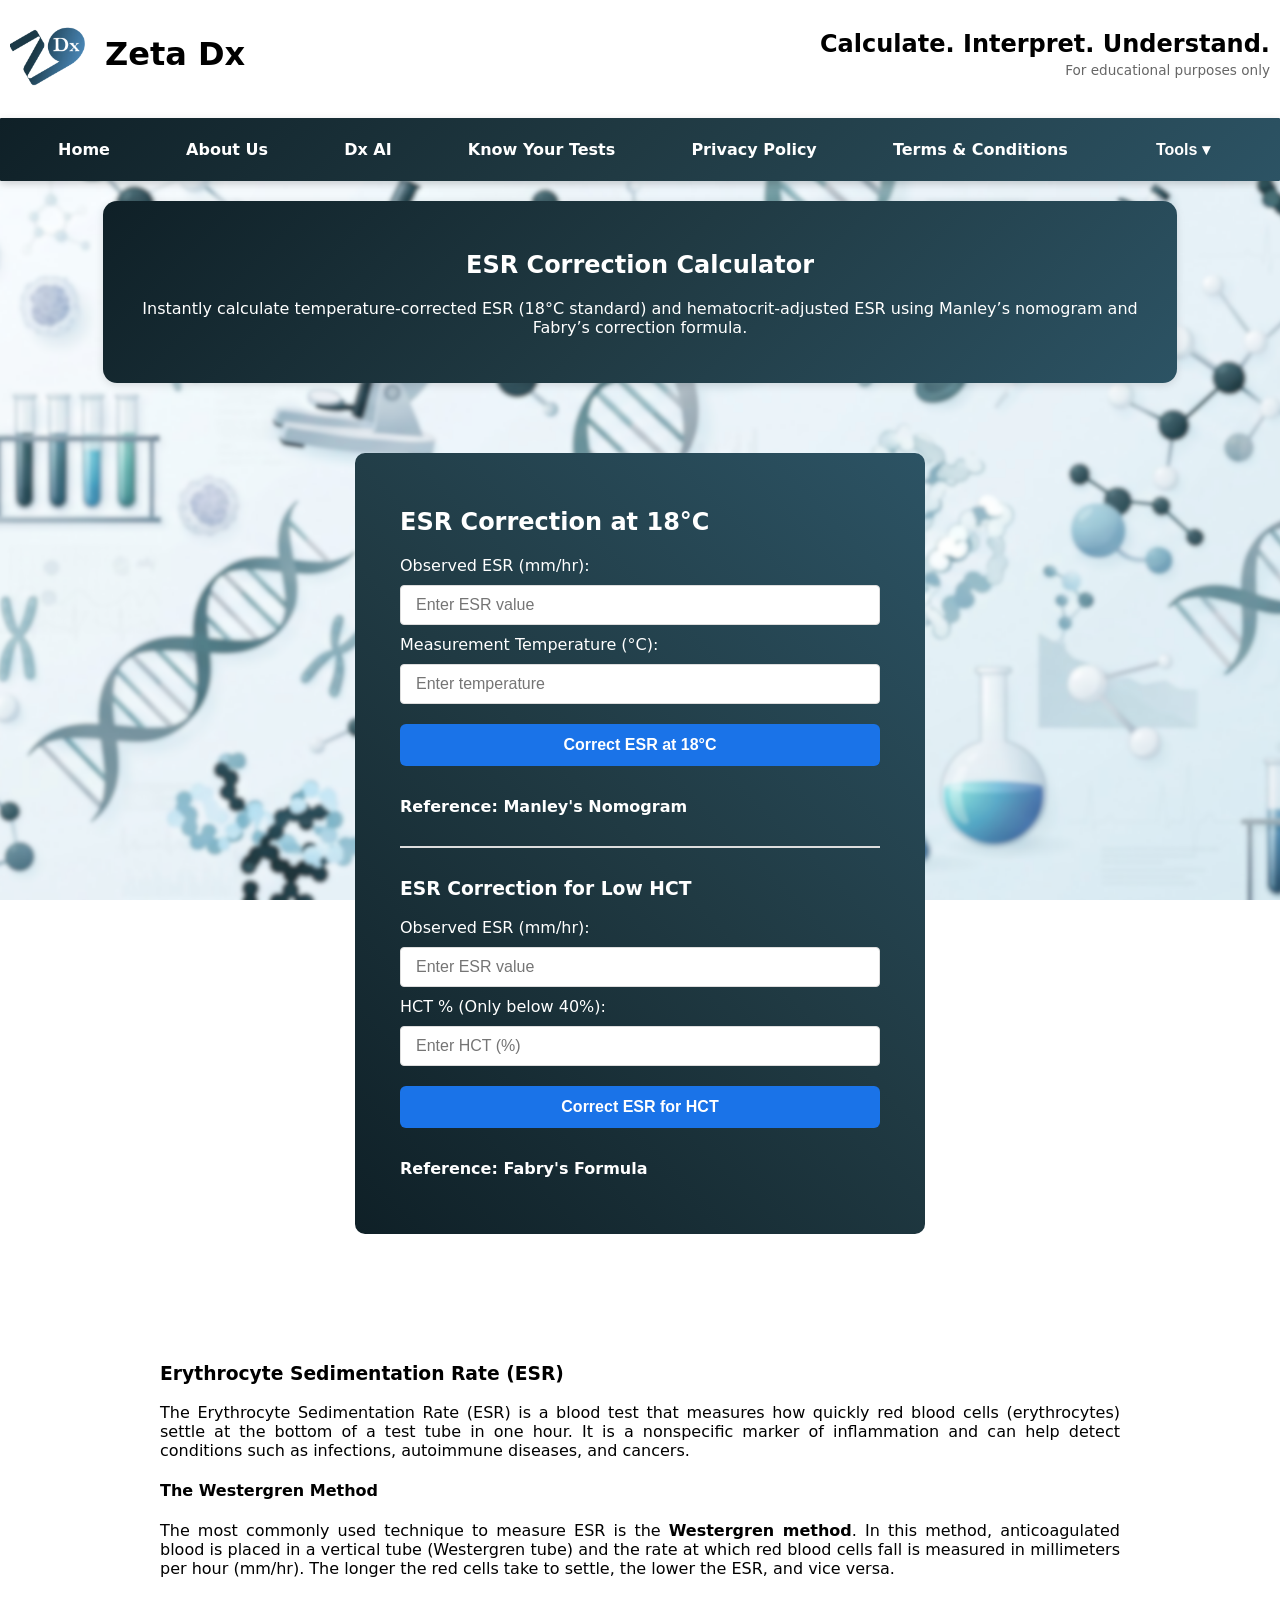
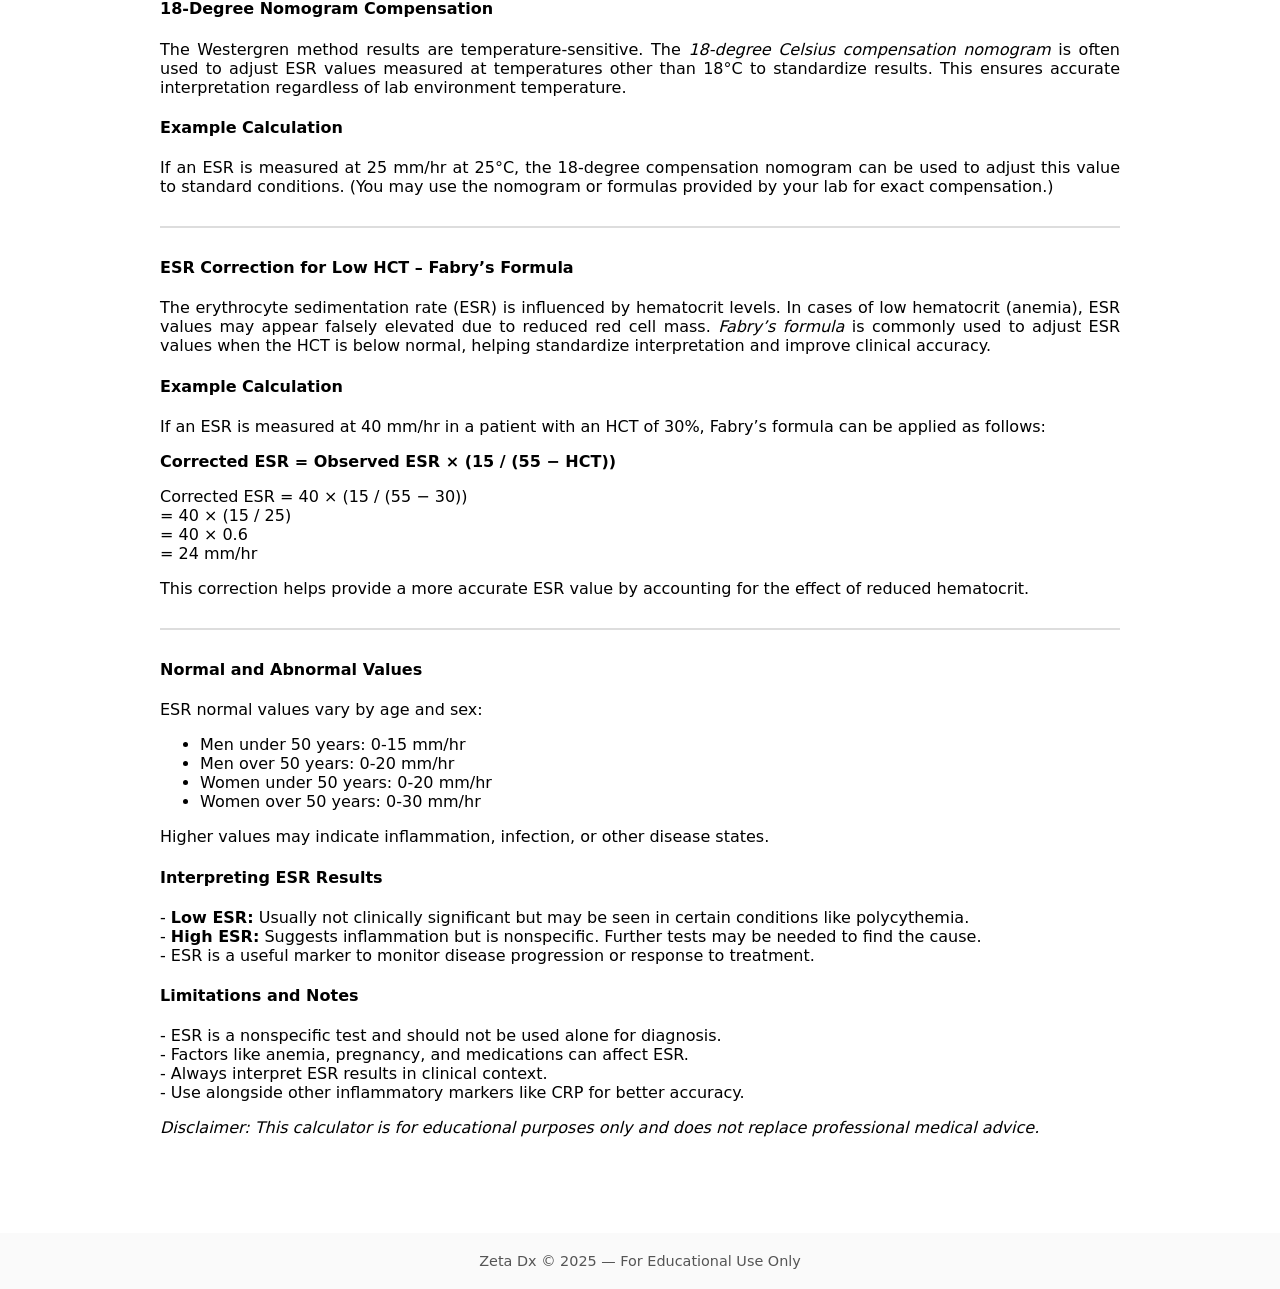
<file: esr.html>
<!DOCTYPE html>
<html lang="en">
<head>
	<script async src="https://pagead2.googlesyndication.com/pagead/js/adsbygoogle.js?client=ca-pub-1137049263274228"
     crossorigin="anonymous"></script>
	<link rel="canonical" href="https://zeta-dx.github.io/esr.html"/>

  <meta charset="UTF-8" />
  <meta name="viewport" content="width=device-width, initial-scale=1.0" />

  <title>ESR Correction at 18°C | Zeta Dx</title>
  <link rel="icon" href="./favicon.ico" type="image/x-icon">

  <meta name="description" content="ESR Correction to 18°C using Manley's nomogram, Westergren method explanation, normal ranges and interpretation." />

  <style>
    :root {
	  --brand-gradient: linear-gradient(135deg, #0f2027, #203a43, #2c5364);
	  --brand-shadow: 0 2px 8px rgba(0,0,0,0.12);
	}

	body {
	  background-image: url('bg.png');
	  background-size: cover;
	  background-repeat: no-repeat;
	  background-position: center;
	  background-attachment: fixed;
	  font-family: system-ui, -apple-system, BlinkMacSystemFont, "Segoe UI", Roboto, Arial, sans-serif;
	  margin: 0;
	  padding: 0;
	}

	/* ================= HEADER ================= */

	.top-header {
	  position: sticky;
	  top: 0;
	  z-index: 1000;

	  background: white;
	  box-shadow: 0 2px 10px rgba(0,0,0,0.1);
	}

	/* Top row layout */
	.header-main {
	  display: flex;
	  justify-content: space-between;
	  align-items: center;
	  padding: 14px 10px;
	}

	/* Navigation row */
	.header-nav {
	  max-width: 100%;
	  margin: 10px auto;
	  padding: 0px 20px;
	  background: var(--brand-gradient);
	  display: flex;
	  justify-content: space-around;
	  align-items: center;
	  box-shadow: var(--brand-shadow);
	  border-radius: 1px;
	}

	.header-nav a {
	  text-decoration: none;
	  color: #fff;
	  font-size: 16px;
	}
	
	.header-left {
	  display: flex;
	  align-items: center;
	  gap: 15px;
	}

	.header-left img {
	  height: 80px;
	}

	.title-block h1 {
	  margin: 0;
	  font-size: 2rem;
	}

	.header-right {
	  text-align: right;
	}

	.header-right h2 {
	  margin: 0;
	  font-size: 1.5rem;
	  font-weight: 600;
	}

	.header-right p {
	  margin: 4px 0 0;
	  font-size: 0.85rem;
	  color: #666;
	}
	.dropdown {
	  position: relative;
	}

	/* Button */
	.dropbtn {
	  background: none;
	  border: none;
	  cursor: pointer;
	  font-size: 16px;
	  color:white;
	}

	/* Dropdown menu */
	.dropdown-content {
	  display: none;
	  position: absolute;
	  font: system-ui;
	  top: 100%;
	  left: 0;
	  background: var(--brand-gradient);
	  min-width: 140px;
	  box-shadow: 0 6px 12px rgba(0,0,0,0.2);
	  z-index: 9999;
	}

	.dropdown-content a {
	  display: block;
	  padding: 10px 14px;
	  white-space: nowrap;
	}

	/* Show on hover */
	.dropdown:hover .dropdown-content {
	  display: block;
	}
	.header-og {
      max-width: 75%;
      margin: 20px auto;
      padding: 40px;
      background: white;
      border-radius: 8px;
      box-shadow: 0 2px 10px rgba(0,0,0,0.1);
      text-align: center;
    }
	
    /* ================= NAV ================= */

	nav {
	  background: #fff;
	  max-width: 65%;
	  margin: 10px auto;
	  padding: 14px 30px;

	  display: flex;
	  justify-content: space-around;
	  align-items: center;

	  box-shadow: var(--brand-shadow);
	  border-radius: 12px;
	}

	nav a {
	  text-decoration: none;
	  color: #000;
	  font-weight: 600;
	}

    .hero {
	  background: var(--brand-gradient);
	  width: 80%;
	  margin: 20px auto;
	  padding: 30px 25px;
	  text-align: center;
	  color: white;
	  border-radius: 14px;
	  box-shadow: var(--brand-shadow);
	}

	.hero h1 {
	  font-size: 2rem;
	  margin-bottom: 10px;
	}

    .section {
      max-width: 75%;
      margin: 30px auto;
      padding: 40px 60px;
      color: white;
      text-align: justify;
    }

    .white-section {
      background: white;
      color: black;
      border-radius: 10px;
      padding: 40px;
    }

    .calculator {
      background: linear-gradient(45deg, #0f2027, #203a43, #2c5364);
      color: white;
      border-radius: 10px;
      max-width: 50%;
      margin: auto;
      padding: 35px 45px;
      text-align: left;
    }

    input { 
		margin: 10px 0; 
		padding: 10px 15px; 
		width: 100%; 
		font-size: 16px; 
		text-align: left;
		border: 1px solid #ddd;
		border-radius: 4px;
		vertical-align: middle;
		box-sizing: border-box;
	}
	
	 select { 
		margin: 10px 0; 
		padding: 10px 12px; 
		width: 100%;
		font-size: 16px; 
		text-align: left;
		border: 1px solid #ddd;
		border-radius: 4px;
		vertical-align: middle;
		box-sizing: border-box;
	}

    button {
      background: #1a73e8;
      color: white;
      cursor: pointer;
      font-weight: bold;
      width: 100%;
      padding: 12px;
      margin: 10px 0;
      border-radius: 6px;
      border: none;
      font-size: 1rem;
    }

    .result {
      margin-top: 15px;
      font-size: 1.2rem;
      font-weight: bold;
    }

    footer {
      text-align: center;
      padding: 20px;
      background: #fafafa;
      margin-top: 40px;
      font-size: 0.9rem;
      color: #555;
    }
  </style>
</head>

<body>
<header class="top-header">
  
  <!-- Top row -->
  <div class="header-main">
    <div class="header-left">
      <img src="zeta_dx.webp" alt="Zeta Dx Logo">
      <div class="title-block">
        <h1>Zeta Dx</h1>
      </div>
    </div>

    <div class="header-right">
      <h2>Calculate. Interpret. Understand.</h2>
      <p>For educational purposes only</p>
    </div>
  </div>

  <!-- Navigation row -->
<nav class="header-nav">
  <a href="./index.html">Home</a>
  <a href="./contact.html">About Us</a>
  <a href="./dx-ai.html">Dx AI</a>
  <a href="./medical-tests.html">Know Your Tests</a>
  <a href="./privacy_policy.html">Privacy Policy</a>
  <a href="./disclaimer.html">Terms & Conditions</a>

  <div class="dropdown">
    <button class="dropbtn">Tools ▾</button>
    <div class="dropdown-content">
		<a href="./eag.html">eAG</a>
		<a href="./egfr.html">eGFR</a>
      	<a href="./acr.html">ACR</a>
      	<a href="./pcr.html">PCR</a>
      	<a href="./inr.html">INR</a>
      	<a href="./esr.html">ESR</a>
	  	<a href="./convertors.html">Unit Convertors</a>
    </div>
  </div>
</nav>


</header>

<section class="hero">
  <h2>ESR Correction Calculator</h2>
  <p>
    Instantly calculate temperature-corrected ESR (18°C standard) 
    and hematocrit-adjusted ESR using Manley’s nomogram 
    and Fabry’s correction formula.
  </p>
</section>

<section class="section">
  <div class="calculator">

    <!-- ============================= -->
    <!-- 1️⃣ Temperature Correction -->
    <!-- ============================= -->

    <h2>ESR Correction at 18°C</h2>

    <label for="esrValue">Observed ESR (mm/hr):</label>
    <input type="number" id="esrValue" placeholder="Enter ESR value" required>

    <label for="tempValue">Measurement Temperature (°C):</label>
    <input type="number" id="tempValue" placeholder="Enter temperature" required>

    <button onclick="calculateESR()">Correct ESR at 18°C</button>

    <div class="result" id="esrResult" style="display:none;"></div>
    <div class="calculation" id="esrCalculationDetails" style="display:none;"></div>

    <div class="esr-reference">
      <h4>Reference: Manley's Nomogram</h4>
    </div>

    <!-- ======= Divider Line ======= -->
    <hr style="margin: 30px 0; border: 1px solid #ddd;">

    <!-- ============================= -->
    <!-- 2️⃣ HCT Correction Section -->
    <!-- ============================= -->

    <h3>ESR Correction for Low HCT</h3>

    <label for="esrHCTValue">Observed ESR (mm/hr):</label>
    <input type="number" id="esrHCTValue" placeholder="Enter ESR value">

    <label for="hctValue">HCT % (Only below 40%):</label>
    <input type="number" id="hctValue" placeholder="Enter HCT (%)">

    <button onclick="calculateHCTCorrection()">Correct ESR for HCT</button>

    <div id="hctResult" style="display:none; margin-top:10px;"></div>

    <div class="esr-reference">
      <h4>Reference: Fabry's Formula</h4>
    </div>

  </div>
</section>

<section class="section white-section">
	<h3>Erythrocyte Sedimentation Rate (ESR)</h3>
	<p>The Erythrocyte Sedimentation Rate (ESR) is a blood test that measures how quickly red blood cells (erythrocytes) settle at the bottom of a test tube in one hour. It is a nonspecific marker of inflammation and can help detect conditions such as infections, autoimmune diseases, and cancers.</p>
		
	<h4>The Westergren Method</h4>
	<p>The most commonly used technique to measure ESR is the <strong>Westergren method</strong>. In this method, anticoagulated blood is placed in a vertical tube (Westergren tube) and the rate at which red blood cells fall is measured in millimeters per hour (mm/hr). The longer the red cells take to settle, the lower the ESR, and vice versa.</p>

	<h4>18-Degree Nomogram Compensation</h4>
	<p>The Westergren method results are temperature-sensitive. The <em>18-degree Celsius compensation nomogram</em> is often used to adjust ESR values measured at temperatures other than 18°C to standardize results. This ensures accurate interpretation regardless of lab environment temperature.</p>
	
	<h4>Example Calculation</h4>
	<p>If an ESR is measured at 25 mm/hr at 25°C, the 18-degree compensation nomogram can be used to adjust this value to standard conditions. (You may use the nomogram or formulas provided by your lab for exact compensation.)</p>
	
	<hr style="margin: 30px 0; border: 1px solid #ddd;">
	<h4>ESR Correction for Low HCT – Fabry’s Formula</h4>
	<p>The erythrocyte sedimentation rate (ESR) is influenced by hematocrit levels. In cases of low hematocrit (anemia), ESR values may appear falsely elevated due to reduced red cell mass. <em>Fabry’s formula</em> is commonly used to adjust ESR values when the HCT is below normal, helping standardize interpretation and improve clinical accuracy.</p>

	<h4>Example Calculation</h4>
	<p>If an ESR is measured at 40 mm/hr in a patient with an HCT of 30%, Fabry’s formula can be applied as follows:</p>

	<p><strong>Corrected ESR = Observed ESR × (15 / (55 − HCT))</strong></p>

	<p>Corrected ESR = 40 × (15 / (55 − 30))<br>
	= 40 × (15 / 25)<br>
	= 40 × 0.6<br>
	= 24 mm/hr</p>

	<p>This correction helps provide a more accurate ESR value by accounting for the effect of reduced hematocrit.</p>
	<hr style="margin: 30px 0; border: 1px solid #ddd;">
	<h4>Normal and Abnormal Values</h4>
	<p>ESR normal values vary by age and sex:</p>
	<ul>
	<li>Men under 50 years: 0-15 mm/hr</li>
	<li>Men over 50 years: 0-20 mm/hr</li>
	<li>Women under 50 years: 0-20 mm/hr</li>
	<li>Women over 50 years: 0-30 mm/hr</li>
	</ul>
	<p>Higher values may indicate inflammation, infection, or other disease states.</p>

	<h4>Interpreting ESR Results</h4>
	<p>
	- <strong>Low ESR:</strong> Usually not clinically significant but may be seen in certain conditions like polycythemia.<br>
	- <strong>High ESR:</strong> Suggests inflammation but is nonspecific. Further tests may be needed to find the cause.<br>
	- ESR is a useful marker to monitor disease progression or response to treatment.
	</p>

	<h4>Limitations and Notes</h4>
	<p>
	- ESR is a nonspecific test and should not be used alone for diagnosis.<br>
	- Factors like anemia, pregnancy, and medications can affect ESR.<br>
	- Always interpret ESR results in clinical context.<br>
	- Use alongside other inflammatory markers like CRP for better accuracy.
	</p>

	<p><em>Disclaimer: This calculator is for educational purposes only and does not replace professional medical advice.</em></p>
</section>

<footer>
  Zeta Dx © 2025 — For Educational Use Only
</footer>

<script>
function calculateESR() {
	let esr = parseFloat(document.getElementById("esrValue").value);
	let temp = parseFloat(document.getElementById("tempValue").value);

	if (isNaN(esr) || isNaN(temp)) {
		document.getElementById("esrResult").innerHTML = "Please enter valid values.";
		document.getElementById("esrResult").style.display = "block";
		document.getElementById("esrCalculationDetails").innerHTML = "";
		document.getElementById("esrCalculationDetails").style.display = "none";
		return;
	}

	// Manley nomogram correction factor
	const k = 0.024;
	let factor = 1 + k * (temp - 18);
	let esr18 = esr / factor;
	esr18 = Math.round(esr18);

	document.getElementById("esrResult").innerHTML = `<strong>Corrected ESR @ 18°C: </strong> ${esr18} mm/hr`;
	document.getElementById("esrResult").style.display = "block";

	/*let calculationDetails = `Observed ESR: ${esr} mm/h<br>
							  Measurement Temp: ${temp} °C<br>
							  Correction factor k: ${k}<br>
							  ESR corrected to 18°C = ESR_obs * (1 + k*(T - 18))<br>
							  ESR = ${esr} * (1 + ${k}*(${temp} - 18)) = ${esr18} mm/h`;

	document.getElementById("esrCalculationDetails").innerHTML = `<strong>Calculation:</strong><br>${calculationDetails}`;
	document.getElementById("esrCalculationDetails").style.display = "block";*/
}
</script>
<script>
function calculateHCTCorrection() {
	let esrHCT = parseFloat(document.getElementById("esrHCTValue").value);
	let hct = parseFloat(document.getElementById("hctValue").value);

	if (isNaN(esrHCT) || isNaN(hct) || hct <= 0 || hct >= 55) {
		document.getElementById("hctResult").innerHTML =
			"Please enter valid ESR and HCT values (HCT must be 1–54%).";
		document.getElementById("hctResult").style.display = "block";
		return;
	}

	// Fabry Formula: ESR × (15 / (55 - HCT))
	let correctedESR = esrHCT * (15 / (55 - hct));
	correctedESR = Math.round(correctedESR);

	document.getElementById("hctResult").innerHTML =
		`<strong>HCT Corrected ESR:</strong> ${correctedESR} mm/hr`;

	document.getElementById("hctResult").style.display = "block";
}
</script>

</body>
</html>
</file>
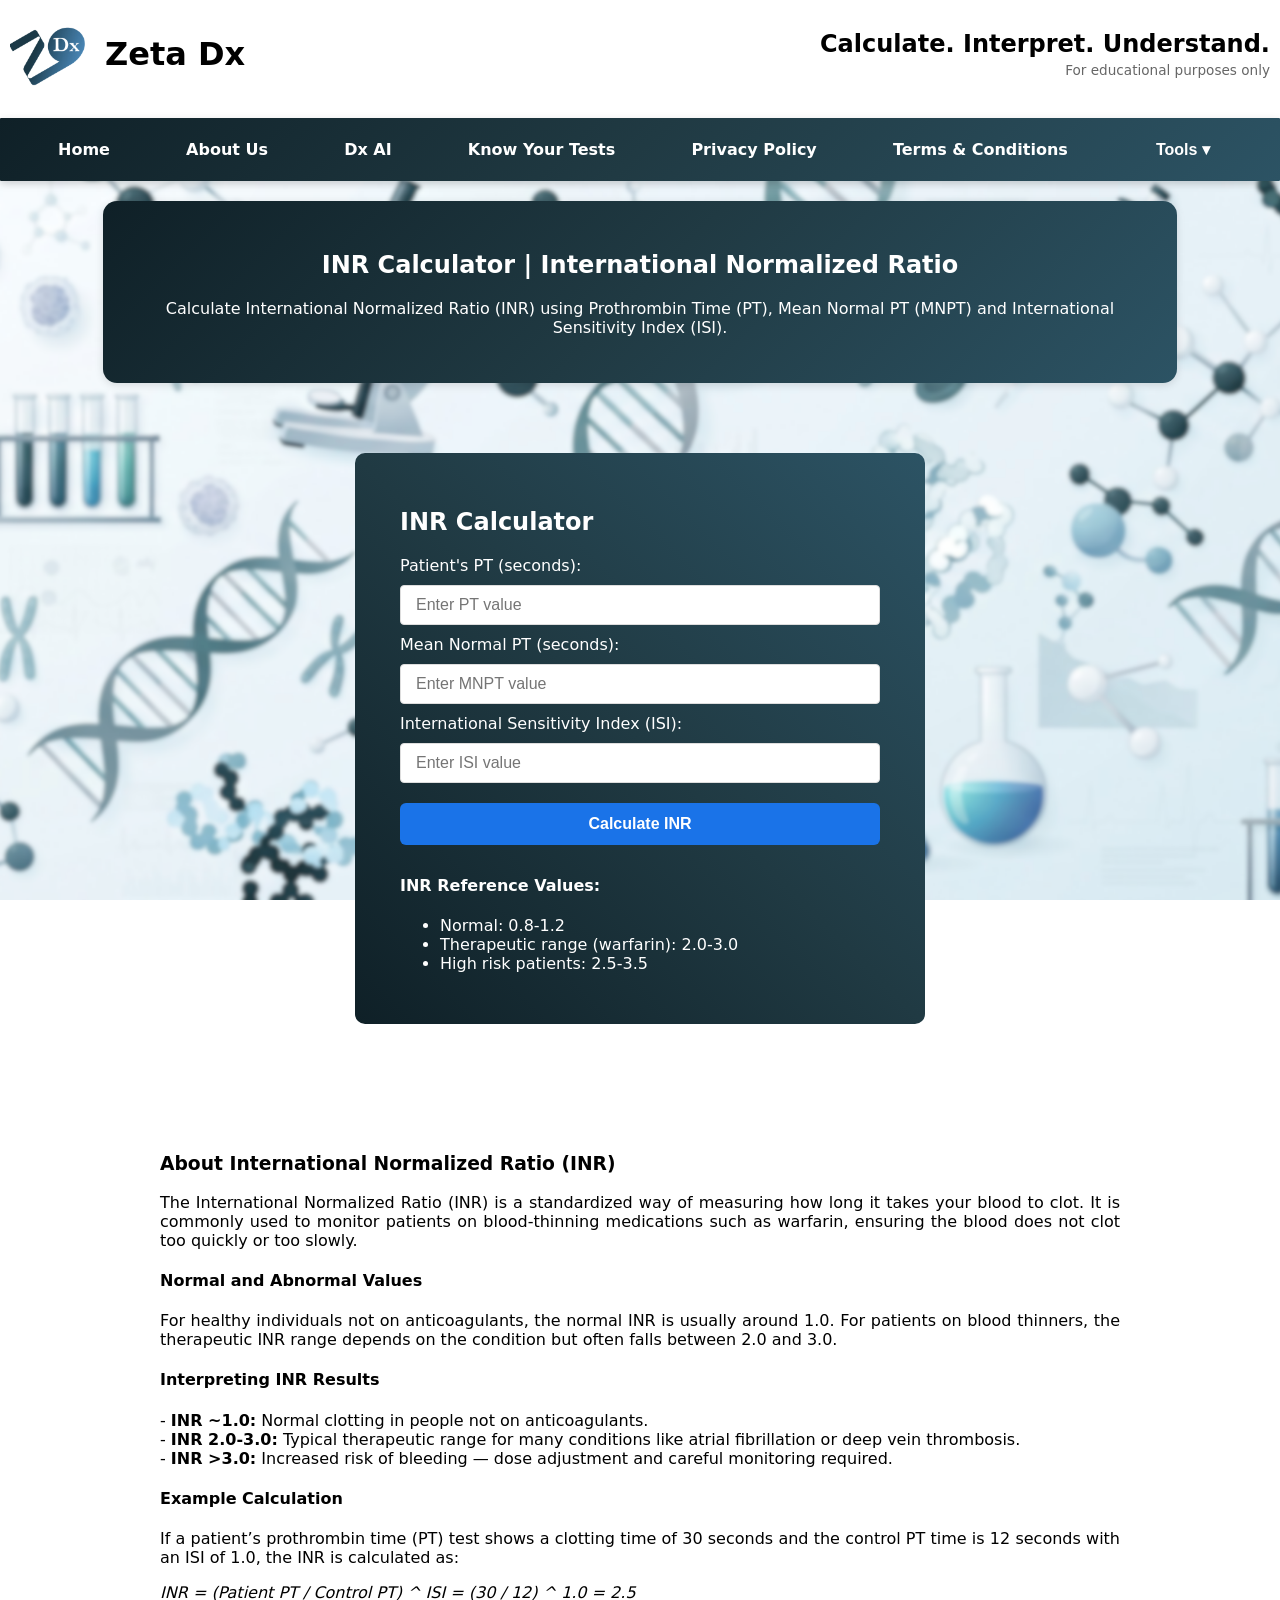
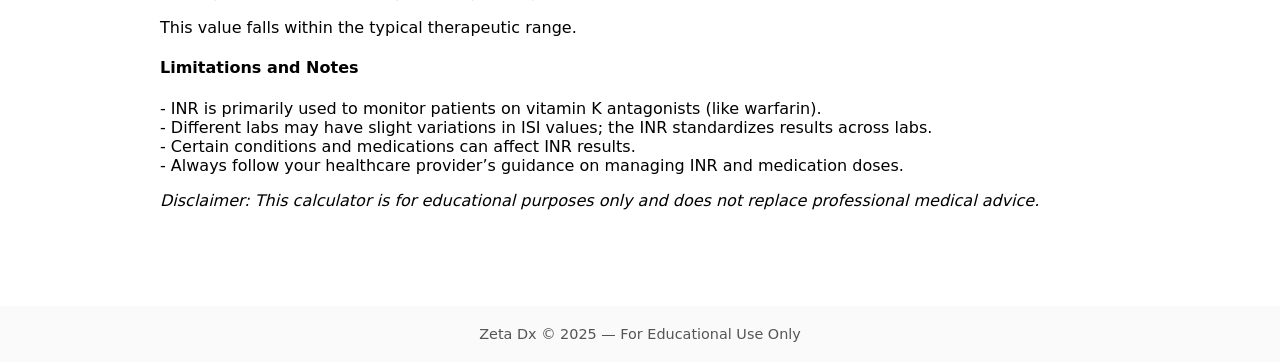
<file: inr.html>
<!DOCTYPE html>
<html lang="en">
<head>
	<script async src="https://pagead2.googlesyndication.com/pagead/js/adsbygoogle.js?client=ca-pub-1137049263274228"
     crossorigin="anonymous"></script>
	<link rel="canonical" href="https://zeta-dx.github.io/inr.html"/>

  <meta charset="UTF-8" />
  <meta name="viewport" content="width=device-width, initial-scale=1.0" />

  <title> INR Calculator | Zeta Dx</title>
  <link rel="icon" href="./favicon.ico" type="image/x-icon">

  <meta name="description" content="INR Calculator, PT, MNPT and ISI with interpretation, therapeutic ranges and educational explanation." />

  <style>
    :root {
	  --brand-gradient: linear-gradient(135deg, #0f2027, #203a43, #2c5364);
	  --brand-shadow: 0 2px 8px rgba(0,0,0,0.12);
	}

	body {
	  background-image: url('bg.png');
	  background-size: cover;
	  background-repeat: no-repeat;
	  background-position: center;
	  background-attachment: fixed;
	  font-family: system-ui, -apple-system, BlinkMacSystemFont, "Segoe UI", Roboto, Arial, sans-serif;
	  margin: 0;
	  padding: 0;
	}

	/* ================= HEADER ================= */

	.top-header {
	  position: sticky;
	  top: 0;
	  z-index: 1000;

	  background: white;
	  box-shadow: 0 2px 10px rgba(0,0,0,0.1);
	}

	/* Top row layout */
	.header-main {
	  display: flex;
	  justify-content: space-between;
	  align-items: center;
	  padding: 14px 10px;
	}

	/* Navigation row */
	.header-nav {
	  max-width: 100%;
	  margin: 10px auto;
	  padding: 0px 20px;
	  background: var(--brand-gradient);
	  display: flex;
	  justify-content: space-around;
	  align-items: center;
	  box-shadow: var(--brand-shadow);
	  border-radius: 1px;
	}

	.header-nav a {
	  text-decoration: none;
	  color: #fff;
	  font-size: 16px;
	}
	
	.header-left {
	  display: flex;
	  align-items: center;
	  gap: 15px;
	}

	.header-left img {
	  height: 80px;
	}

	.title-block h1 {
	  margin: 0;
	  font-size: 2rem;
	}

	.header-right {
	  text-align: right;
	}

	.header-right h2 {
	  margin: 0;
	  font-size: 1.5rem;
	  font-weight: 600;
	}

	.header-right p {
	  margin: 4px 0 0;
	  font-size: 0.85rem;
	  color: #666;
	}
	.dropdown {
	  position: relative;
	}

	/* Button */
	.dropbtn {
	  background: none;
	  border: none;
	  cursor: pointer;
	  font-size: 16px;
	  color:white;
	}

	/* Dropdown menu */
	.dropdown-content {
	  display: none;
	  position: absolute;
	  font: system-ui;
	  top: 100%;
	  left: 0;
	  background: var(--brand-gradient);
	  min-width: 140px;
	  box-shadow: 0 6px 12px rgba(0,0,0,0.2);
	  z-index: 9999;
	}

	.dropdown-content a {
	  display: block;
	  padding: 10px 14px;
	  white-space: nowrap;
	}

	/* Show on hover */
	.dropdown:hover .dropdown-content {
	  display: block;
	}
	.header-og {
      max-width: 75%;
      margin: 20px auto;
      padding: 40px;
      background: white;
      border-radius: 8px;
      box-shadow: 0 2px 10px rgba(0,0,0,0.1);
      text-align: center;
    }
	
    /* ================= NAV ================= */

	nav {
	  background: #fff;
	  max-width: 65%;
	  margin: 10px auto;
	  padding: 14px 30px;

	  display: flex;
	  justify-content: space-around;
	  align-items: center;

	  box-shadow: var(--brand-shadow);
	  border-radius: 12px;
	}

	nav a {
	  text-decoration: none;
	  color: #000;
	  font-weight: 600;
	}

    .hero {
	  background: var(--brand-gradient);
	  width: 80%;
	  margin: 20px auto;
	  padding: 30px 25px;
	  text-align: center;
	  color: white;
	  border-radius: 14px;
	  box-shadow: var(--brand-shadow);
	}

	.hero h1 {
	  font-size: 2rem;
	  margin-bottom: 10px;
	}

    .section {
      max-width: 75%;
      margin: 30px auto;
      padding: 40px 60px;
      color: white;
      text-align: justify;
    }

    .white-section {
      background: white;
      color: black;
      border-radius: 10px;
      padding: 40px;
    }

    .calculator {
      background: linear-gradient(45deg, #0f2027, #203a43, #2c5364);
      color: white;
      border-radius: 10px;
      max-width: 50%;
      margin: auto;
      padding: 35px 45px;
      text-align: left;
    }

    input { 
		margin: 10px 0; 
		padding: 10px 15px; 
		width: 100%; 
		font-size: 16px; 
		text-align: left;
		border: 1px solid #ddd;
		border-radius: 4px;
		vertical-align: middle;
		box-sizing: border-box;
	}
	
	 select { 
		margin: 10px 0; 
		padding: 10px 12px; 
		width: 100%;
		font-size: 16px; 
		text-align: left;
		border: 1px solid #ddd;
		border-radius: 4px;
		vertical-align: middle;
		box-sizing: border-box;
	}

    button {
      background: #1a73e8;
      color: white;
      cursor: pointer;
      font-weight: bold;
	  width: 100%;
      padding: 12px;
      margin: 10px 0;
      border-radius: 6px;
      border: none;
      font-size: 1rem;
    }

    .result {
      margin-top: 15px;
      font-size: 1.2rem;
      font-weight: bold;
    }

    footer {
      text-align: center;
      padding: 20px;
      background: #fafafa;
      margin-top: 40px;
      font-size: 0.9rem;
      color: #555;
    }
  </style>
</head>

<body>
<header class="top-header">
  
  <!-- Top row -->
  <div class="header-main">
    <div class="header-left">
      <img src="zeta_dx.webp" alt="Zeta Dx Logo">
      <div class="title-block">
        <h1>Zeta Dx</h1>
      </div>
    </div>

    <div class="header-right">
      <h2>Calculate. Interpret. Understand.</h2>
      <p>For educational purposes only</p>
    </div>
  </div>

  <!-- Navigation row -->
<nav class="header-nav">
  <a href="./index.html">Home</a>
  <a href="./contact.html">About Us</a>
  <a href="./dx-ai.html">Dx AI</a>
  <a href="./medical-tests.html">Know Your Tests</a>
  <a href="./privacy_policy.html">Privacy Policy</a>
  <a href="./disclaimer.html">Terms & Conditions</a>

  <div class="dropdown">
    <button class="dropbtn">Tools ▾</button>
    <div class="dropdown-content">
		<a href="./eag.html">eAG</a>
		<a href="./egfr.html">eGFR</a>
      	<a href="./acr.html">ACR</a>
      	<a href="./pcr.html">PCR</a>
      	<a href="./inr.html">INR</a>
      	<a href="./esr.html">ESR</a>
	  	<a href="./convertors.html">Unit Convertors</a>
    </div>
  </div>
</nav>


</header>


<section class="hero">
  <h2>INR Calculator | International Normalized Ratio </h2>
  <p>
    Calculate International Normalized Ratio (INR) using
    Prothrombin Time (PT), Mean Normal PT (MNPT) and International Sensitivity Index (ISI).
  </p>
</section>

<section class="section">
  <div class="calculator">

    <h2>INR Calculator</h2>

    <label for="pt">Patient's PT (seconds):<br></label>
	<input type="number" id="pt" placeholder="Enter PT value" step="0.1" required>
	
	<label for="mnpt"><br>Mean Normal PT (seconds):<br></label>
	<input type="number" id="mnpt" placeholder="Enter MNPT value" step="0.1" required>
	
	<label for="isi"><br>International Sensitivity Index (ISI):<br></label>
	<input type="number" id="isi" placeholder="Enter ISI value" step="0.01" required>
	
	<button onclick="calculateINR()">Calculate INR</button>
	<div class="result" id="inrResult" style="display: none;"></div>
	<div class="calculation" id="inrCalculationDetails" style="display: none;"></div>
	
	<div class="inr-reference">
		<h4>INR Reference Values:</h4>
		<ul>
			<li>Normal: 0.8-1.2</li>
			<li>Therapeutic range (warfarin): 2.0-3.0</li>
			<li>High risk patients: 2.5-3.5</li>
		</ul>
	</div>

  </div>
</section>

<section class="section white-section">
  <h3>About International Normalized Ratio (INR)</h3>
  <p>The International Normalized Ratio (INR) is a standardized way of measuring how long it takes your blood to clot. It is commonly used to monitor patients on blood-thinning medications such as warfarin, ensuring the blood does not clot too quickly or too slowly.</p>

  <h4>Normal and Abnormal Values</h4>
  <p>For healthy individuals not on anticoagulants, the normal INR is usually around 1.0. For patients on blood thinners, the therapeutic INR range depends on the condition but often falls between 2.0 and 3.0.</p>

  <h4>Interpreting INR Results</h4>
  <p>
	- <strong>INR ~1.0:</strong> Normal clotting in people not on anticoagulants.<br>
	- <strong>INR 2.0-3.0:</strong> Typical therapeutic range for many conditions like atrial fibrillation or deep vein thrombosis.<br>
	- <strong>INR &gt;3.0:</strong> Increased risk of bleeding — dose adjustment and careful monitoring required.
  </p>

  <h4>Example Calculation</h4>
  <p>If a patient’s prothrombin time (PT) test shows a clotting time of 30 seconds and the control PT time is 12 seconds with an ISI of 1.0, the INR is calculated as:</p>
  <p><em>INR = (Patient PT / Control PT) ^ ISI = (30 / 12) ^ 1.0 = 2.5</em></p>
  <p>This value falls within the typical therapeutic range.</p>

  <h4>Limitations and Notes</h4>
  <p>
	- INR is primarily used to monitor patients on vitamin K antagonists (like warfarin).<br>
	- Different labs may have slight variations in ISI values; the INR standardizes results across labs.<br>
	- Certain conditions and medications can affect INR results.<br>
	- Always follow your healthcare provider’s guidance on managing INR and medication doses.
  </p>

  <p><em>Disclaimer: This calculator is for educational purposes only and does not replace professional medical advice.</em></p>
</section>

<footer>
  Zeta Dx © 2025 — For Educational Use Only
</footer>

<script>
function calculateINR() {
	let pt = parseFloat(document.getElementById("pt").value);
	let mnpt = parseFloat(document.getElementById("mnpt").value);
	let isi = parseFloat(document.getElementById("isi").value);
	
	if (isNaN(pt) || isNaN(mnpt) || isNaN(isi) || pt <= 0 || mnpt <= 0 || isi <= 0) {
		document.getElementById("inrResult").innerHTML = "Please enter valid positive values.";
		document.getElementById("inrResult").style.display = "block";
		document.getElementById("inrCalculationDetails").innerHTML = "";
		document.getElementById("inrCalculationDetails").style.display = "none";
		return;
	}
	
	// Calculate INR: INR = (Patient's PT / Mean Normal PT) ^ ISI
	let inr = Math.pow(pt / mnpt, isi).toFixed(2);
	
	// Determine interpretation
	let interpretation = "";
	let color = "black";
	
	if (inr < 0.8) {
		interpretation = "Below normal range";
		color = "blue";
	} else if (inr >= 0.8 && inr <= 1.2) {
		interpretation = "Normal range";
		color = "green";
	} else if (inr > 1.2 && inr < 2.0) {
		interpretation = "Elevated, subtherapeutic";
		color = "orange";
	} else if (inr >= 2.0 && inr <= 3.0) {
		interpretation = "Therapeutic range (warfarin)";
		color = "#f2db07";
	} else if (inr > 3.0 && inr <= 3.5) {
		interpretation = "Therapeutic for high-risk patients";
		color = "orange";
	} else {
		interpretation = "High risk of bleeding";
		color = "red";
	}
	
	document.getElementById("inrResult").innerHTML = `<strong style="color: ${color};">INR:</strong> ${inr} <br> <strong style="color: ${color};">${interpretation}</strong>`;
	document.getElementById("inrResult").style.display = "block";
	
	let calculationDetails = `Patient's PT: ${pt} seconds<br>
							  Mean Normal PT: ${mnpt} seconds<br>
							  ISI Value: ${isi}<br>
							  INR = (Patient's PT / Mean Normal PT) ^ ISI <br>
							  INR = (${pt} / ${mnpt}) ^ ${isi} <br>
							  INR = ${(pt / mnpt).toFixed(3)} ^ ${isi} <br>
							  INR = ${inr}`;
	
	document.getElementById("inrCalculationDetails").innerHTML = `<strong>Calculation:</strong><br>${calculationDetails}`;
	document.getElementById("inrCalculationDetails").style.display = "block";
}
</script>

</body>
</html>
</file>
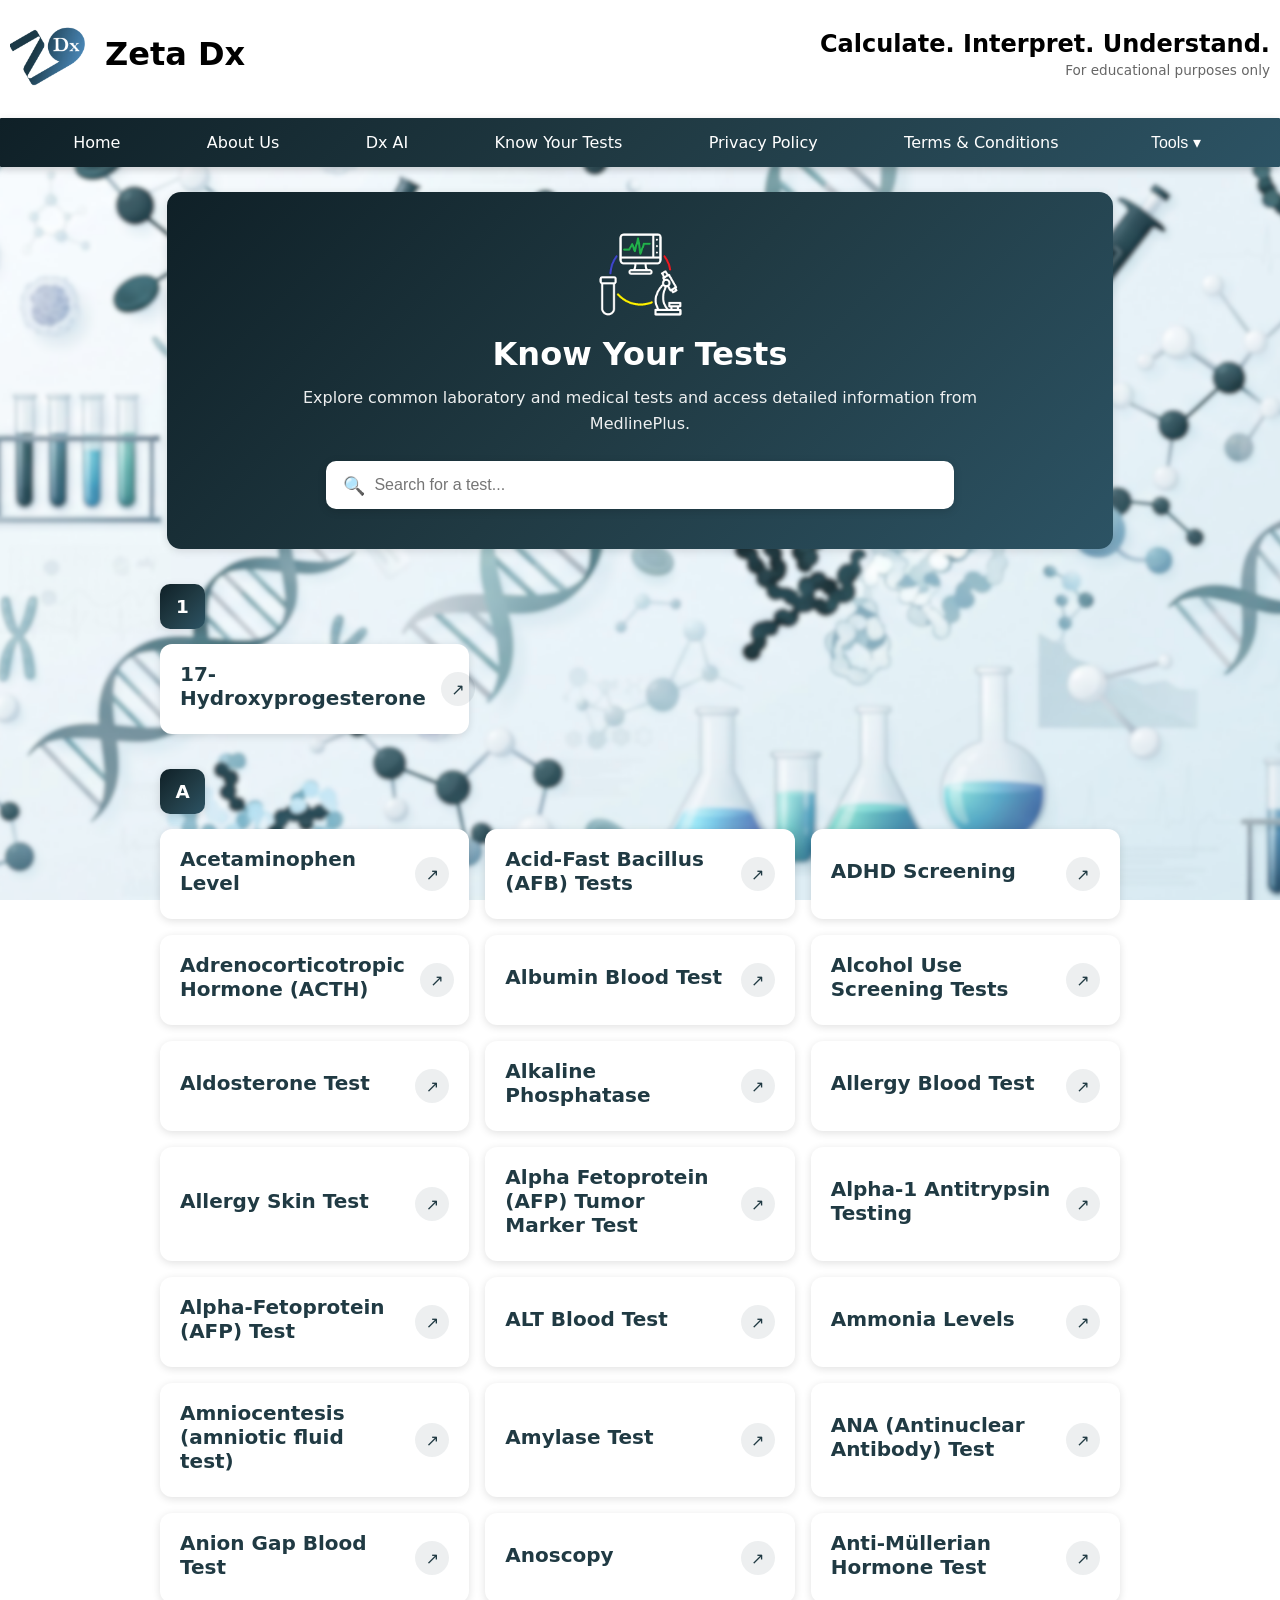
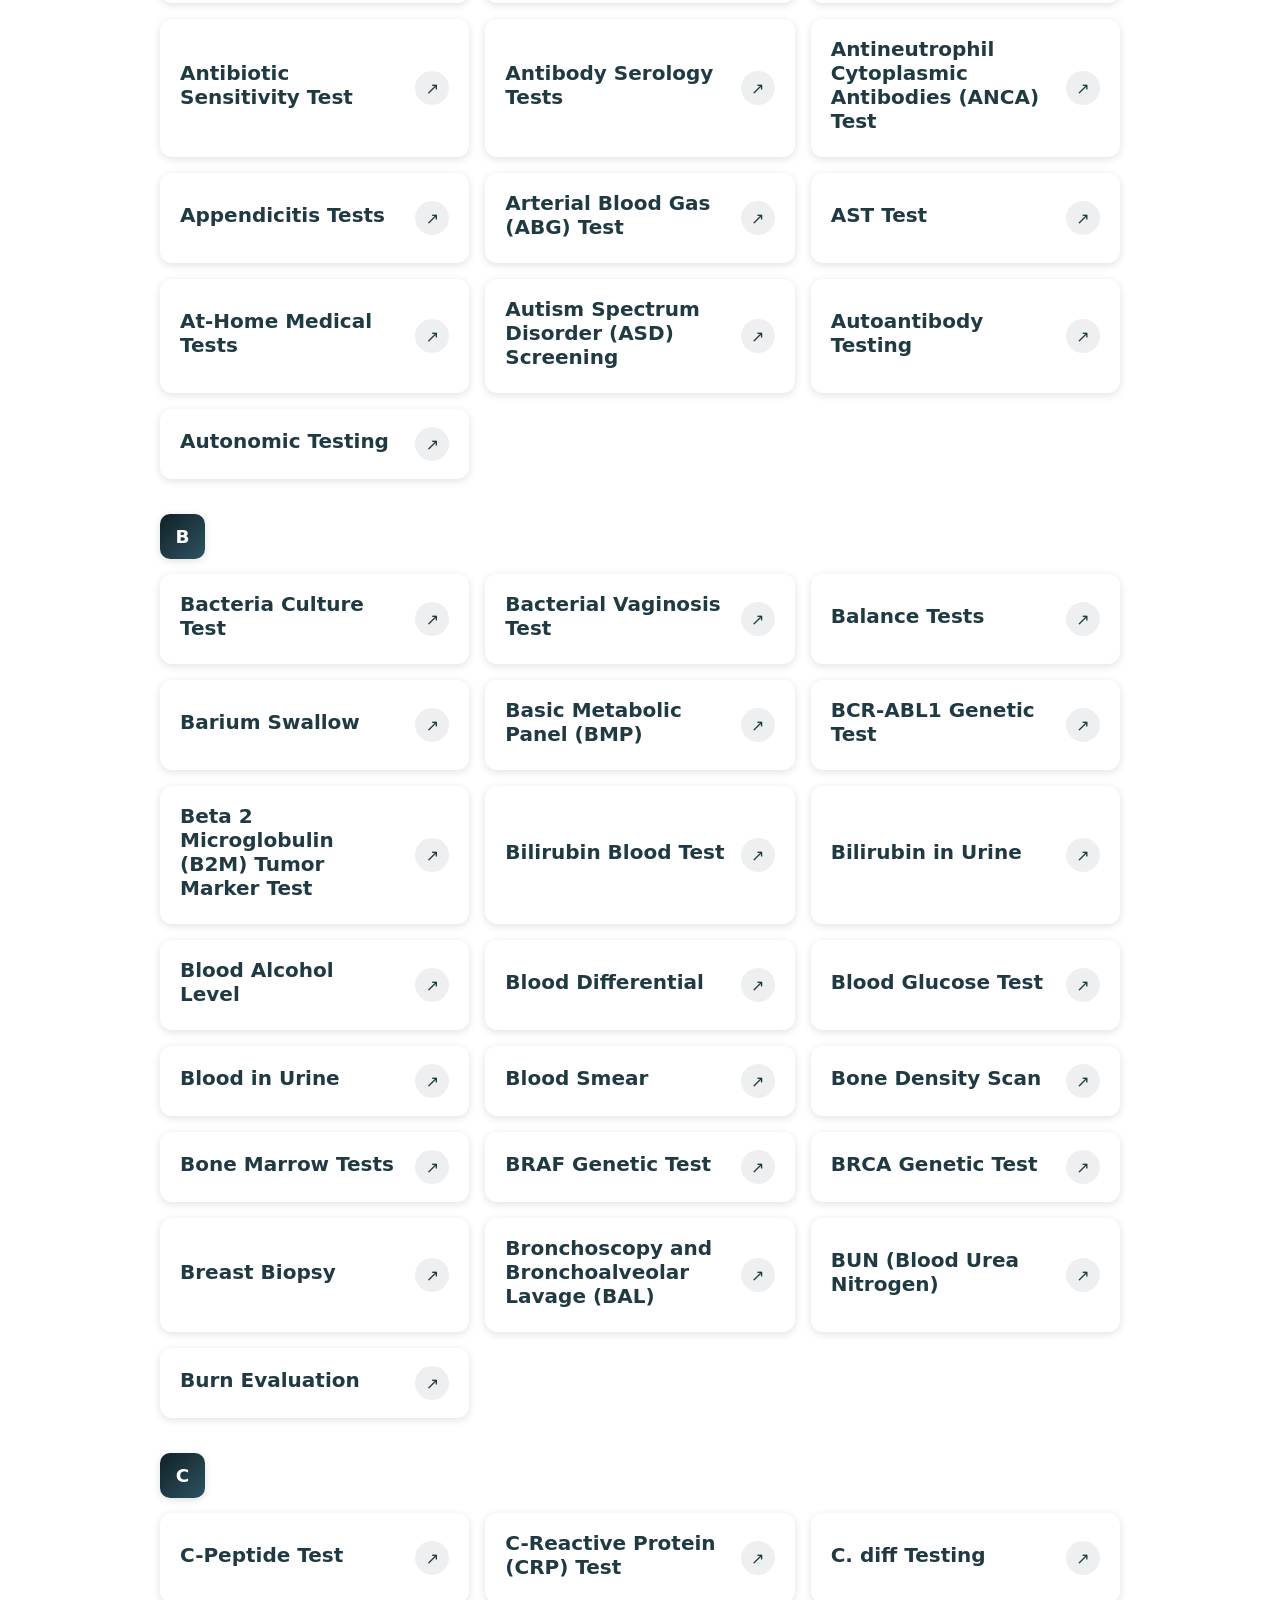
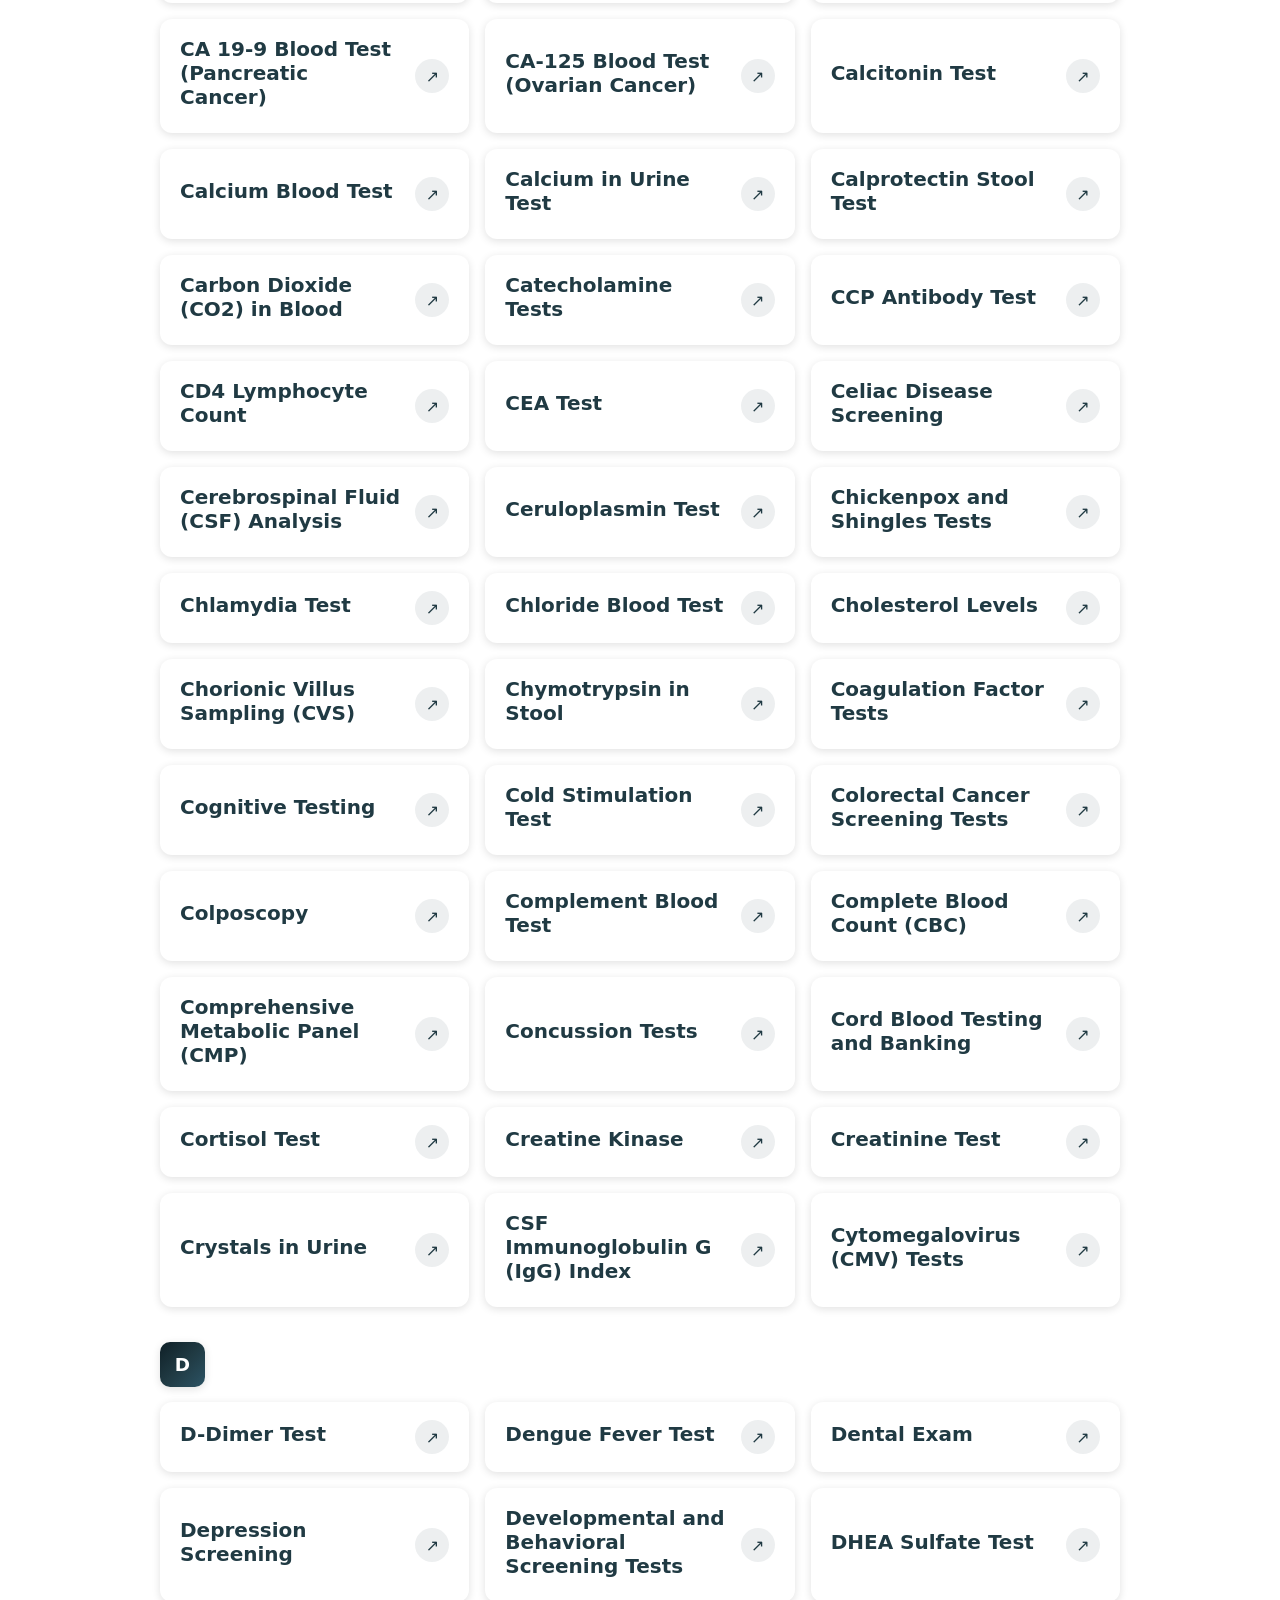
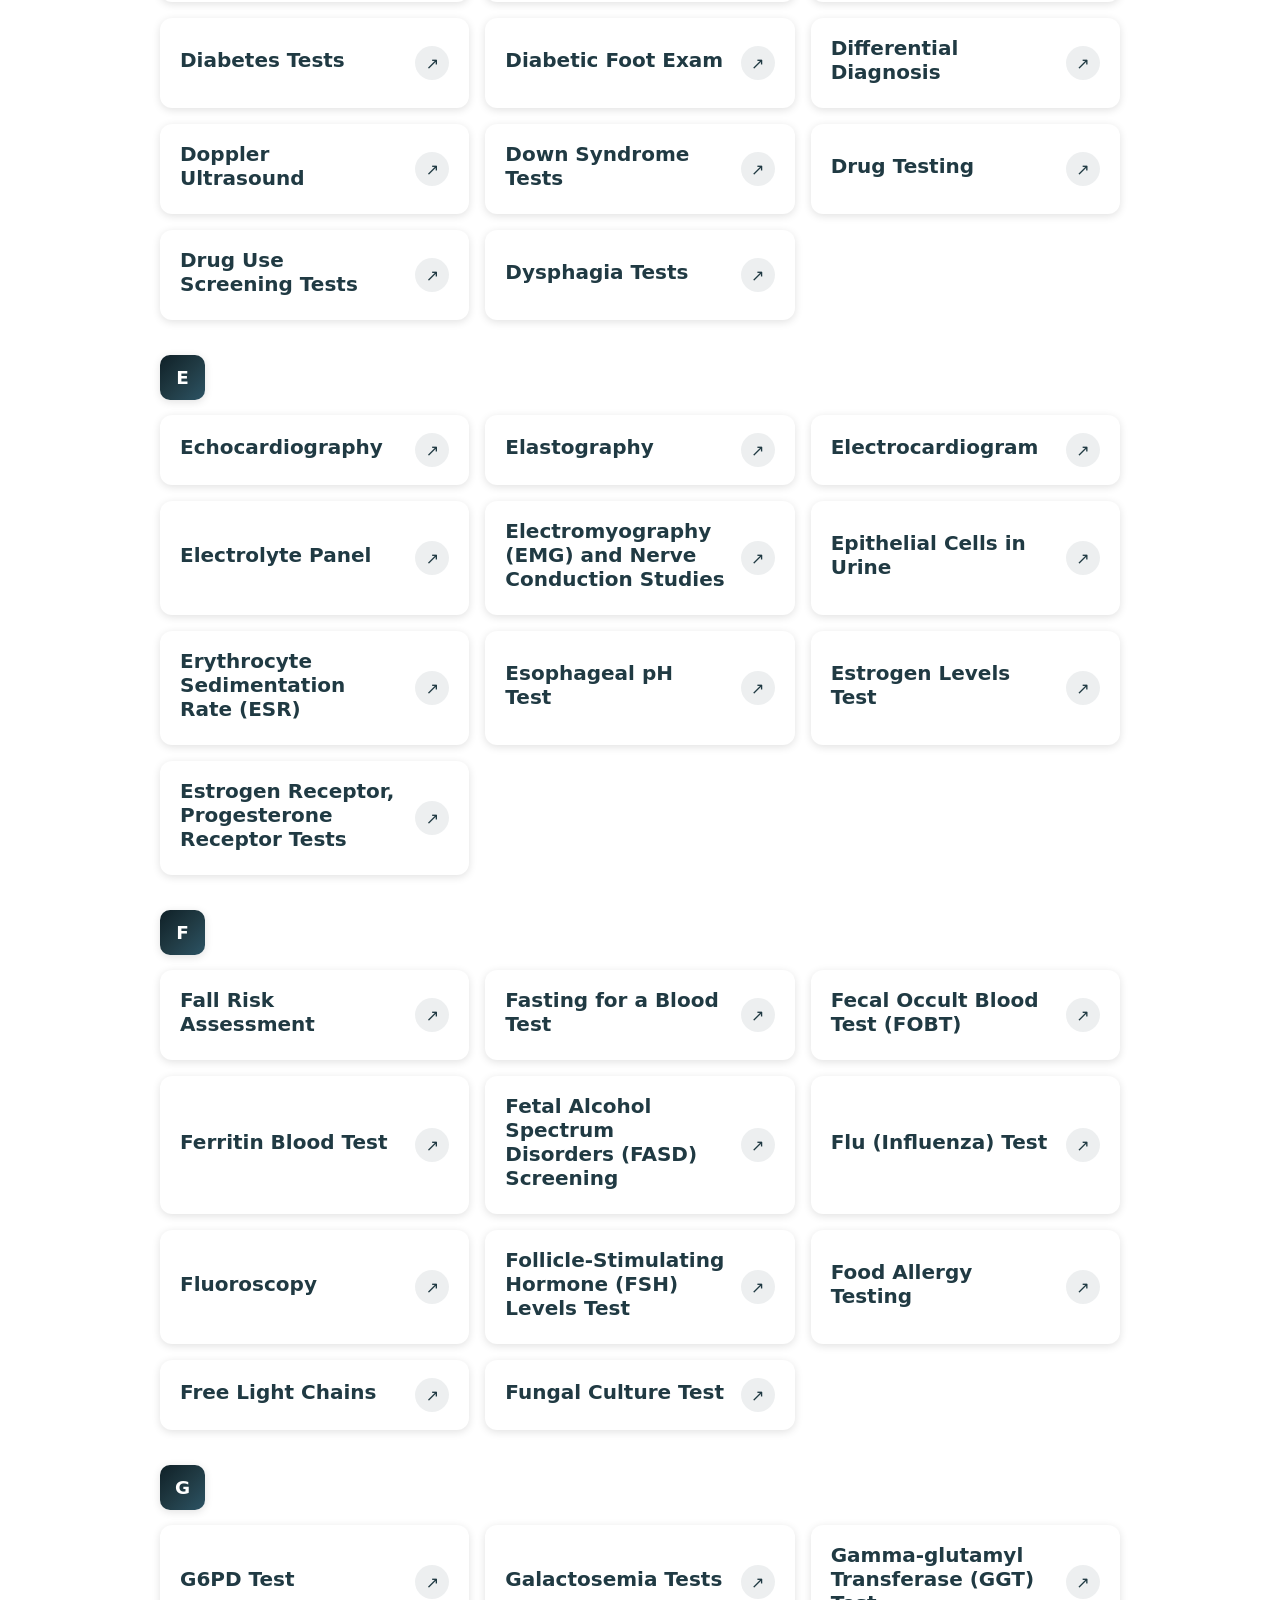
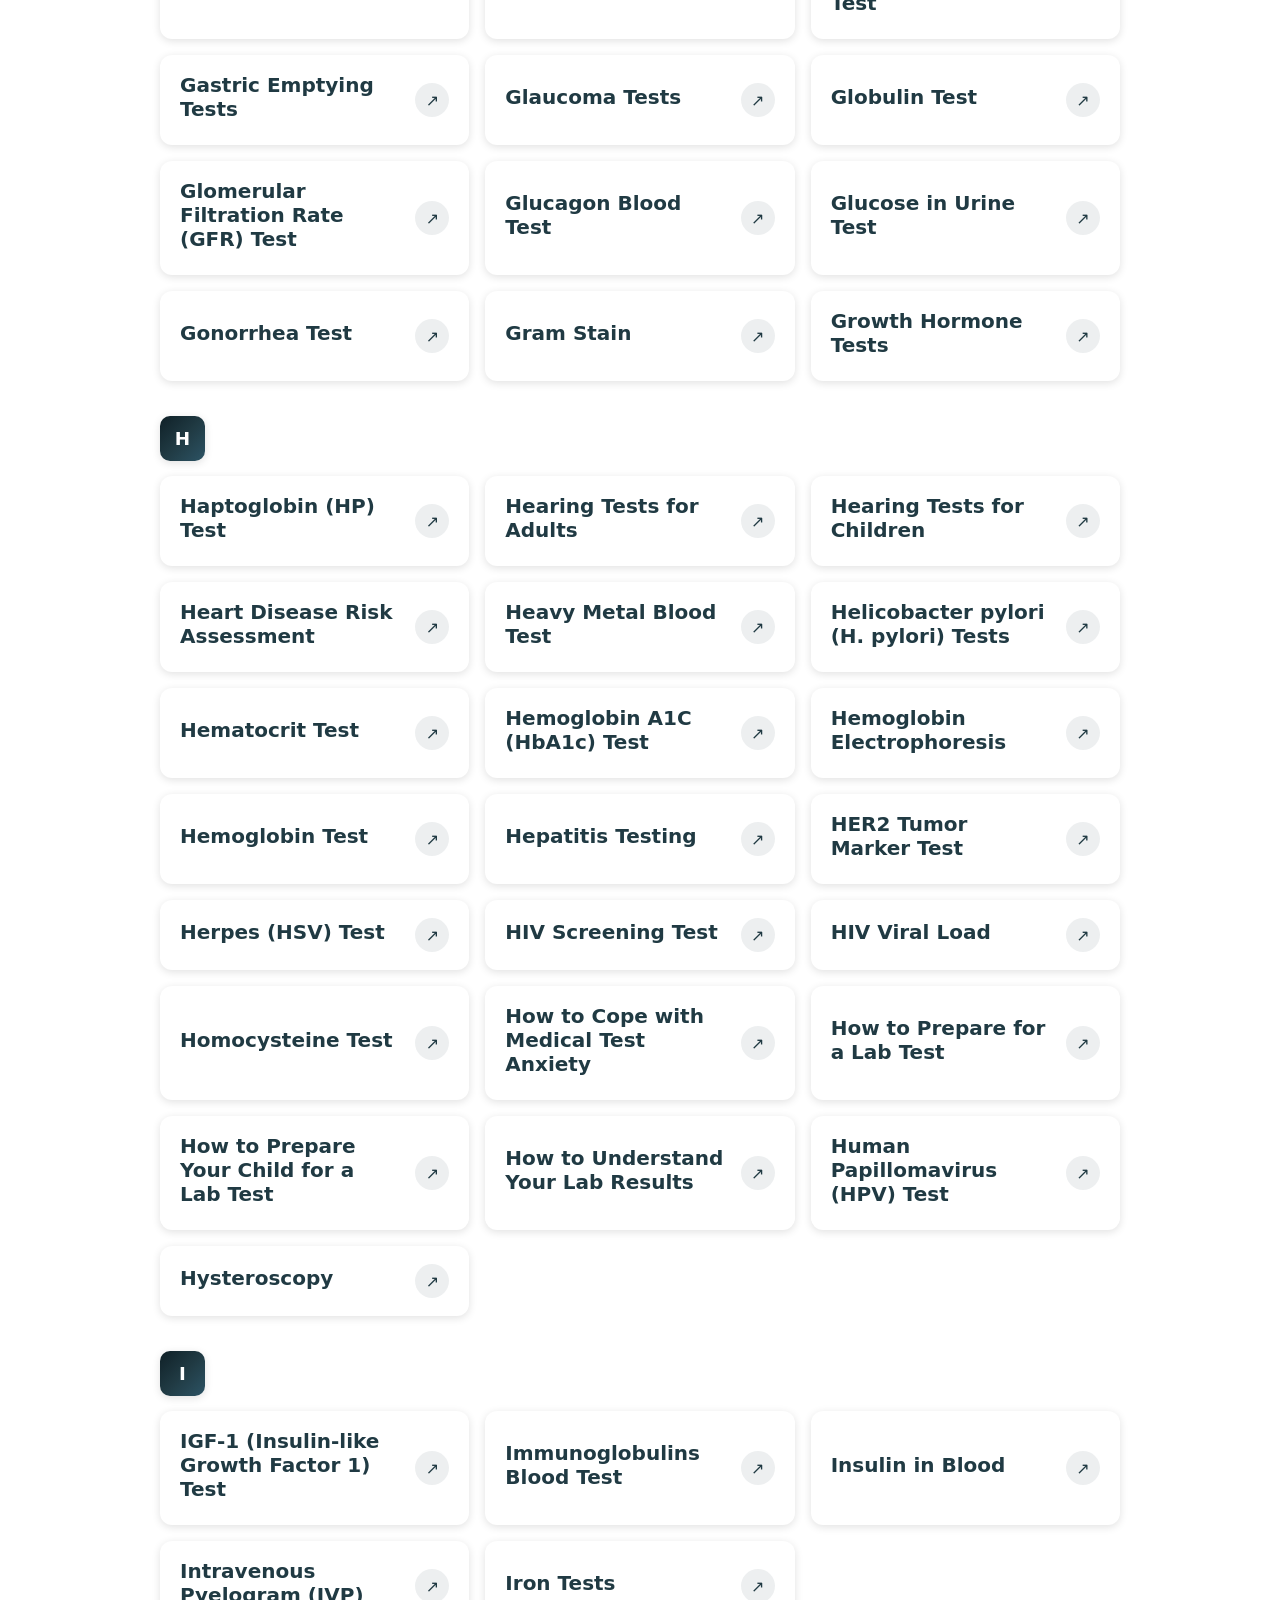
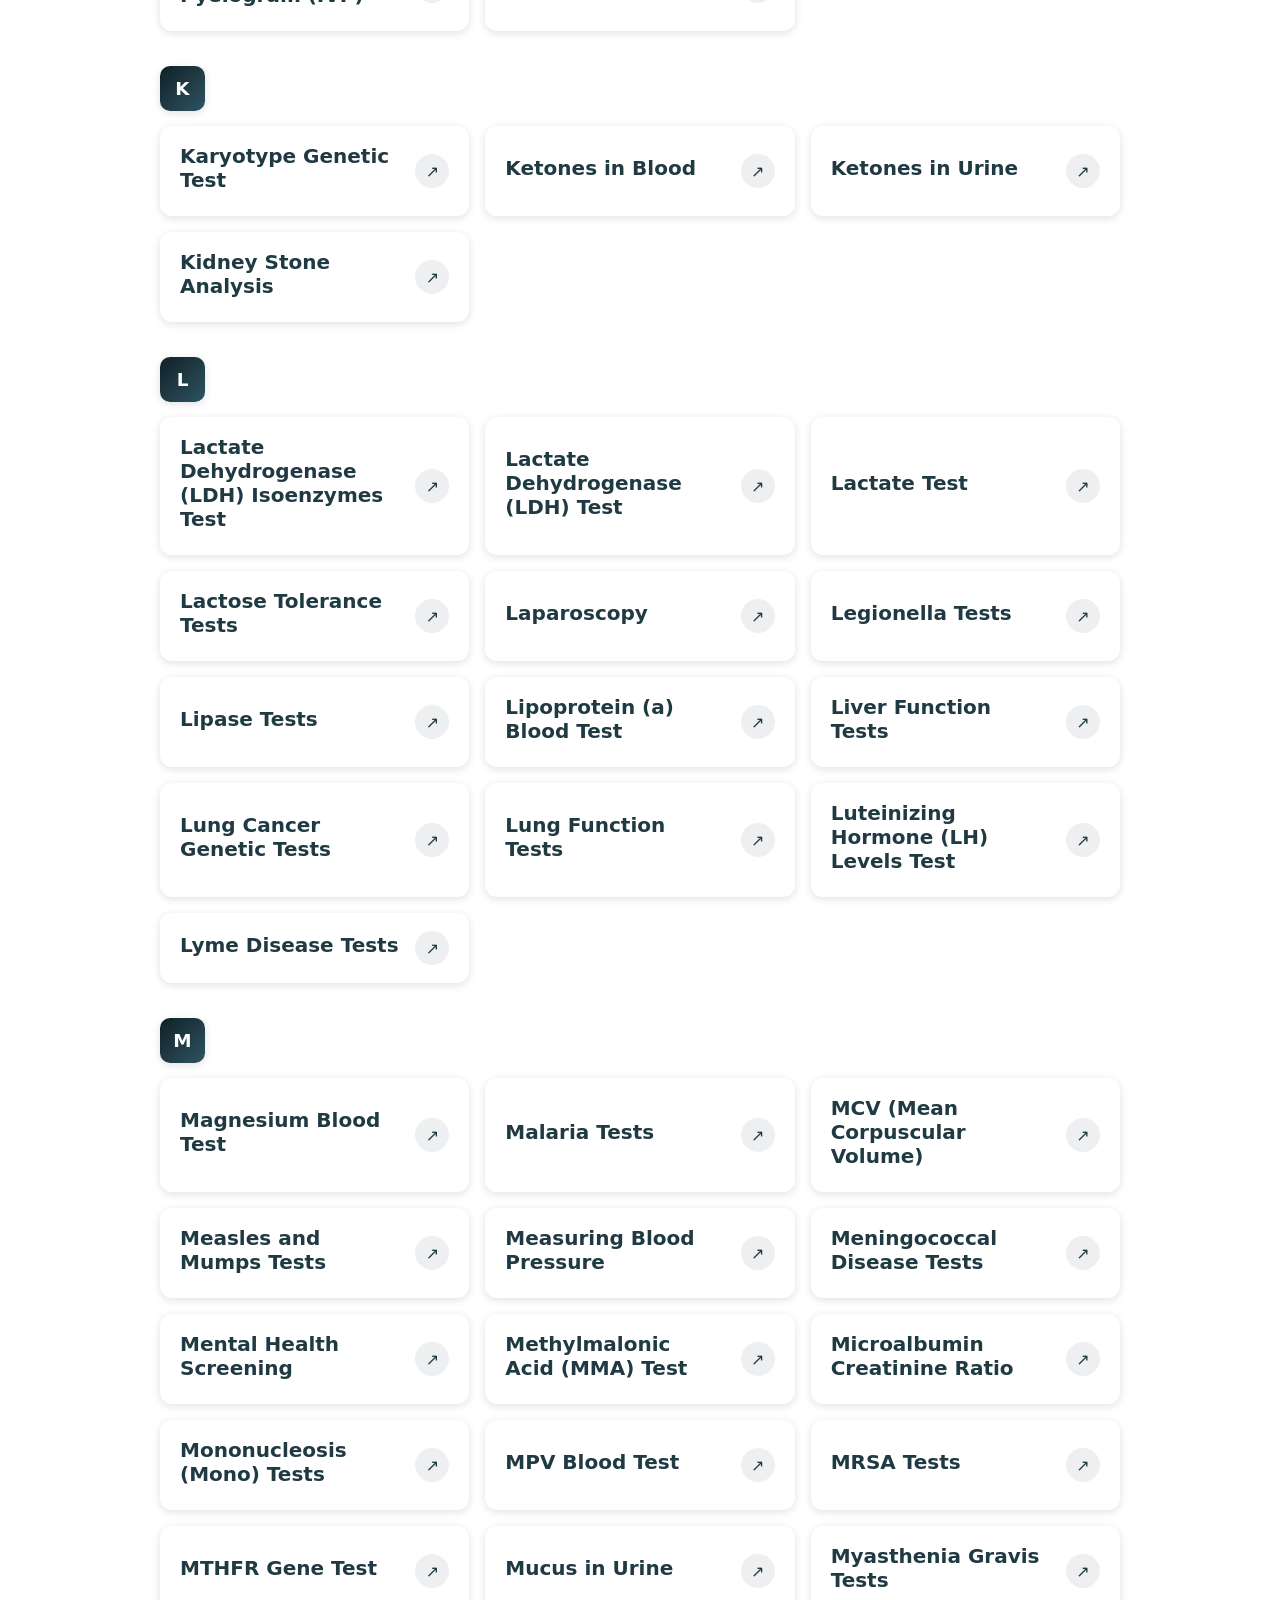
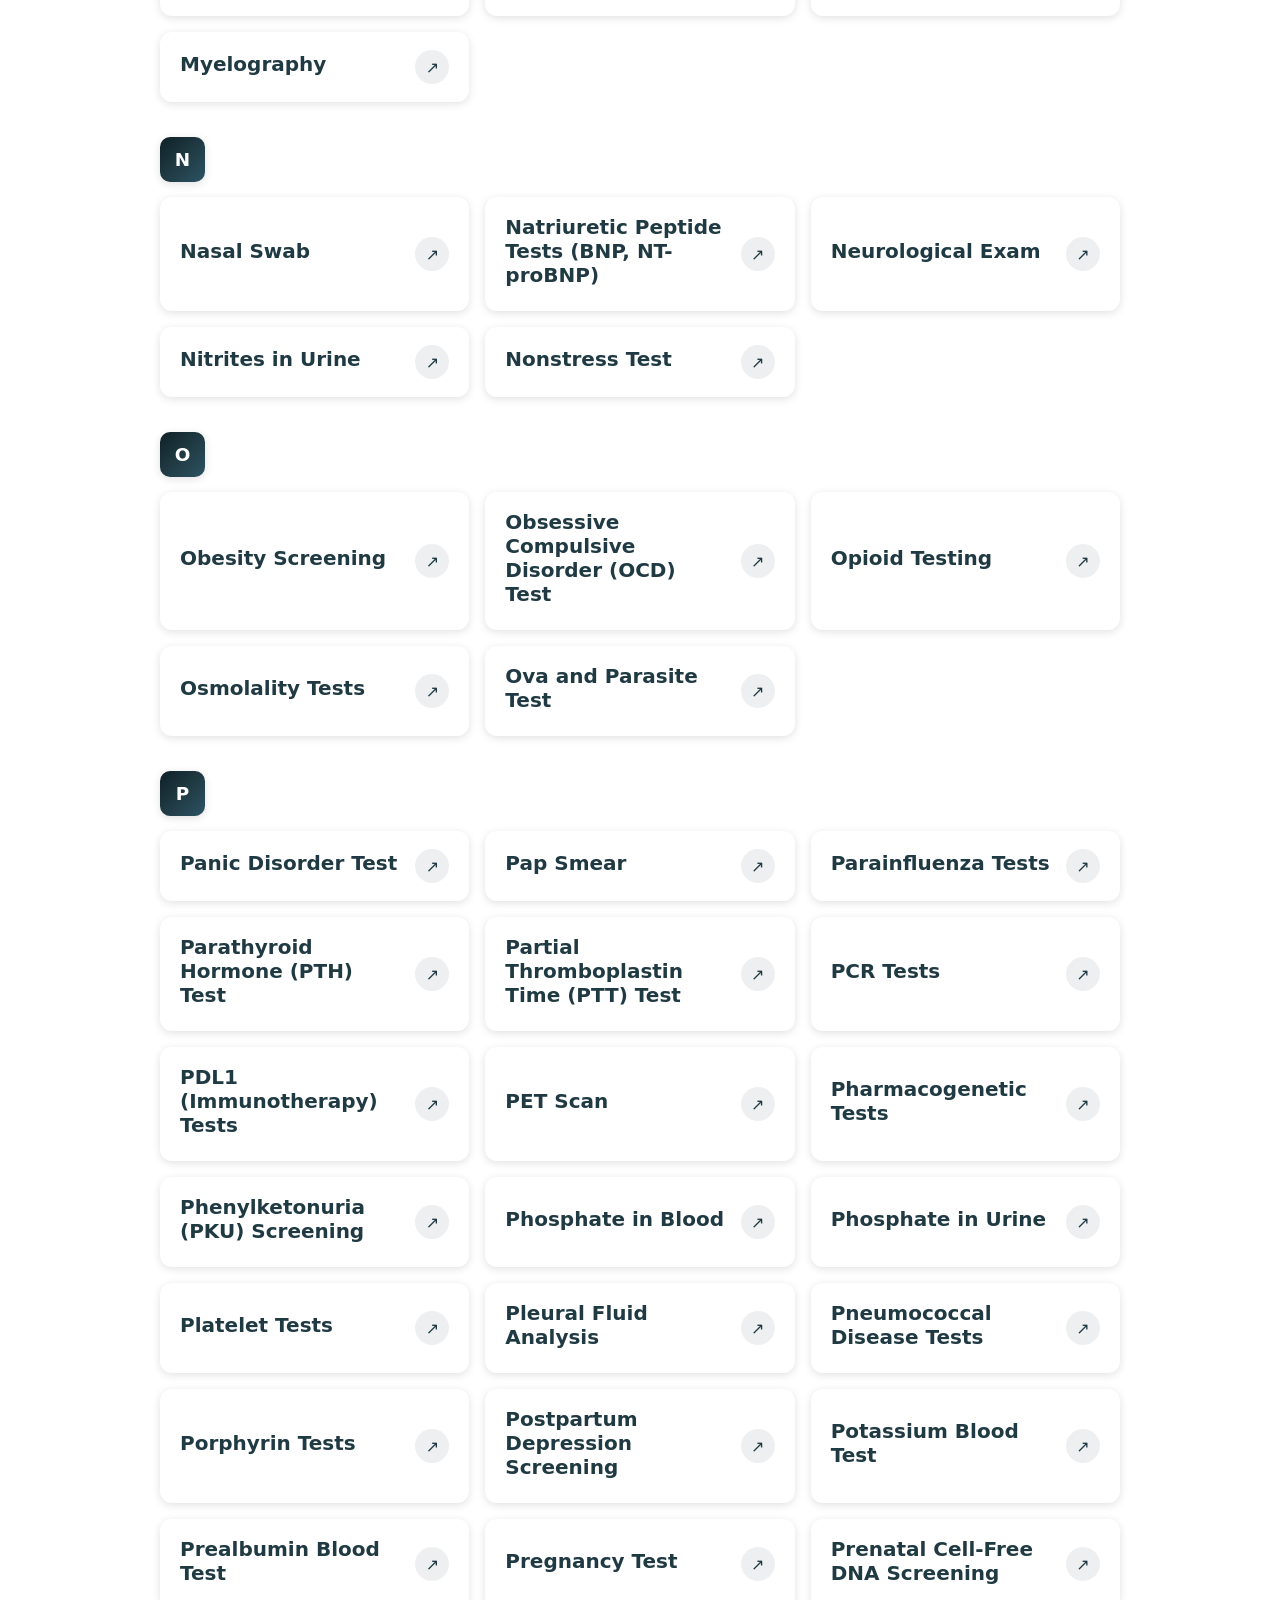
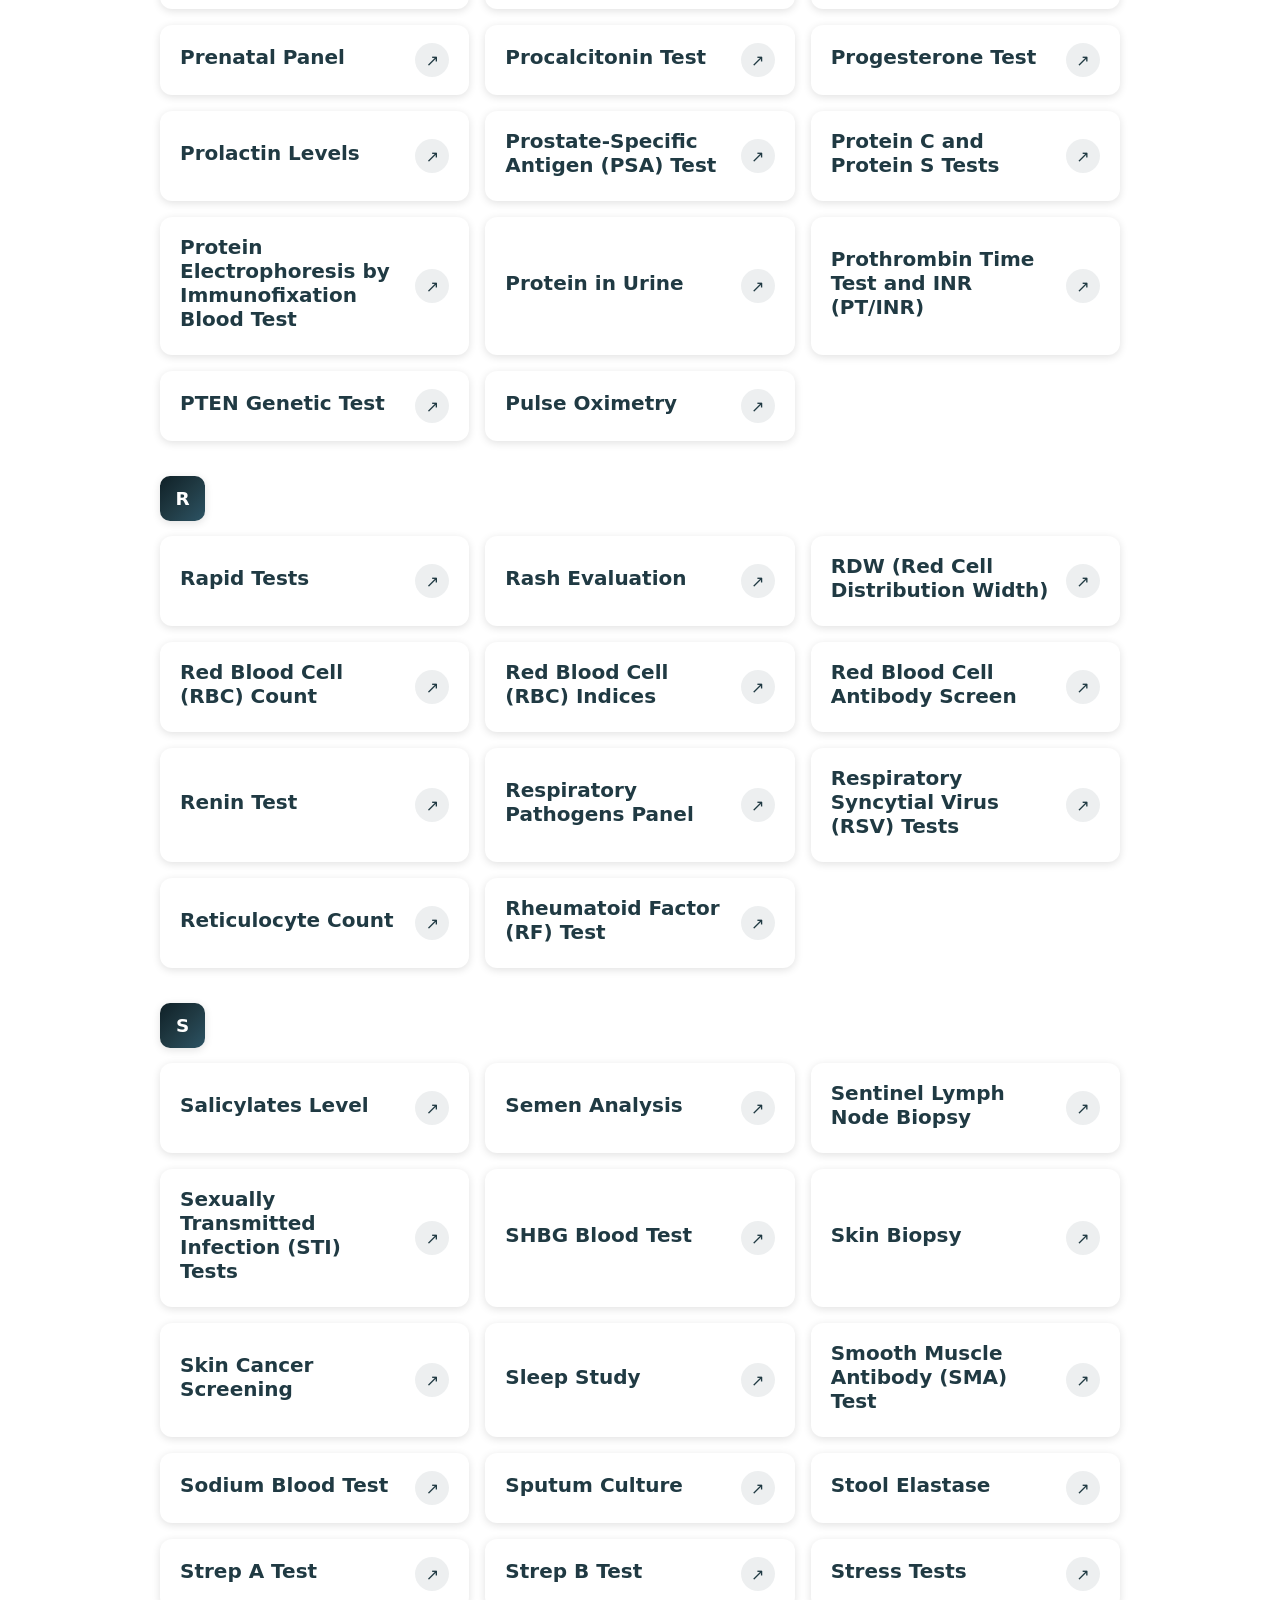
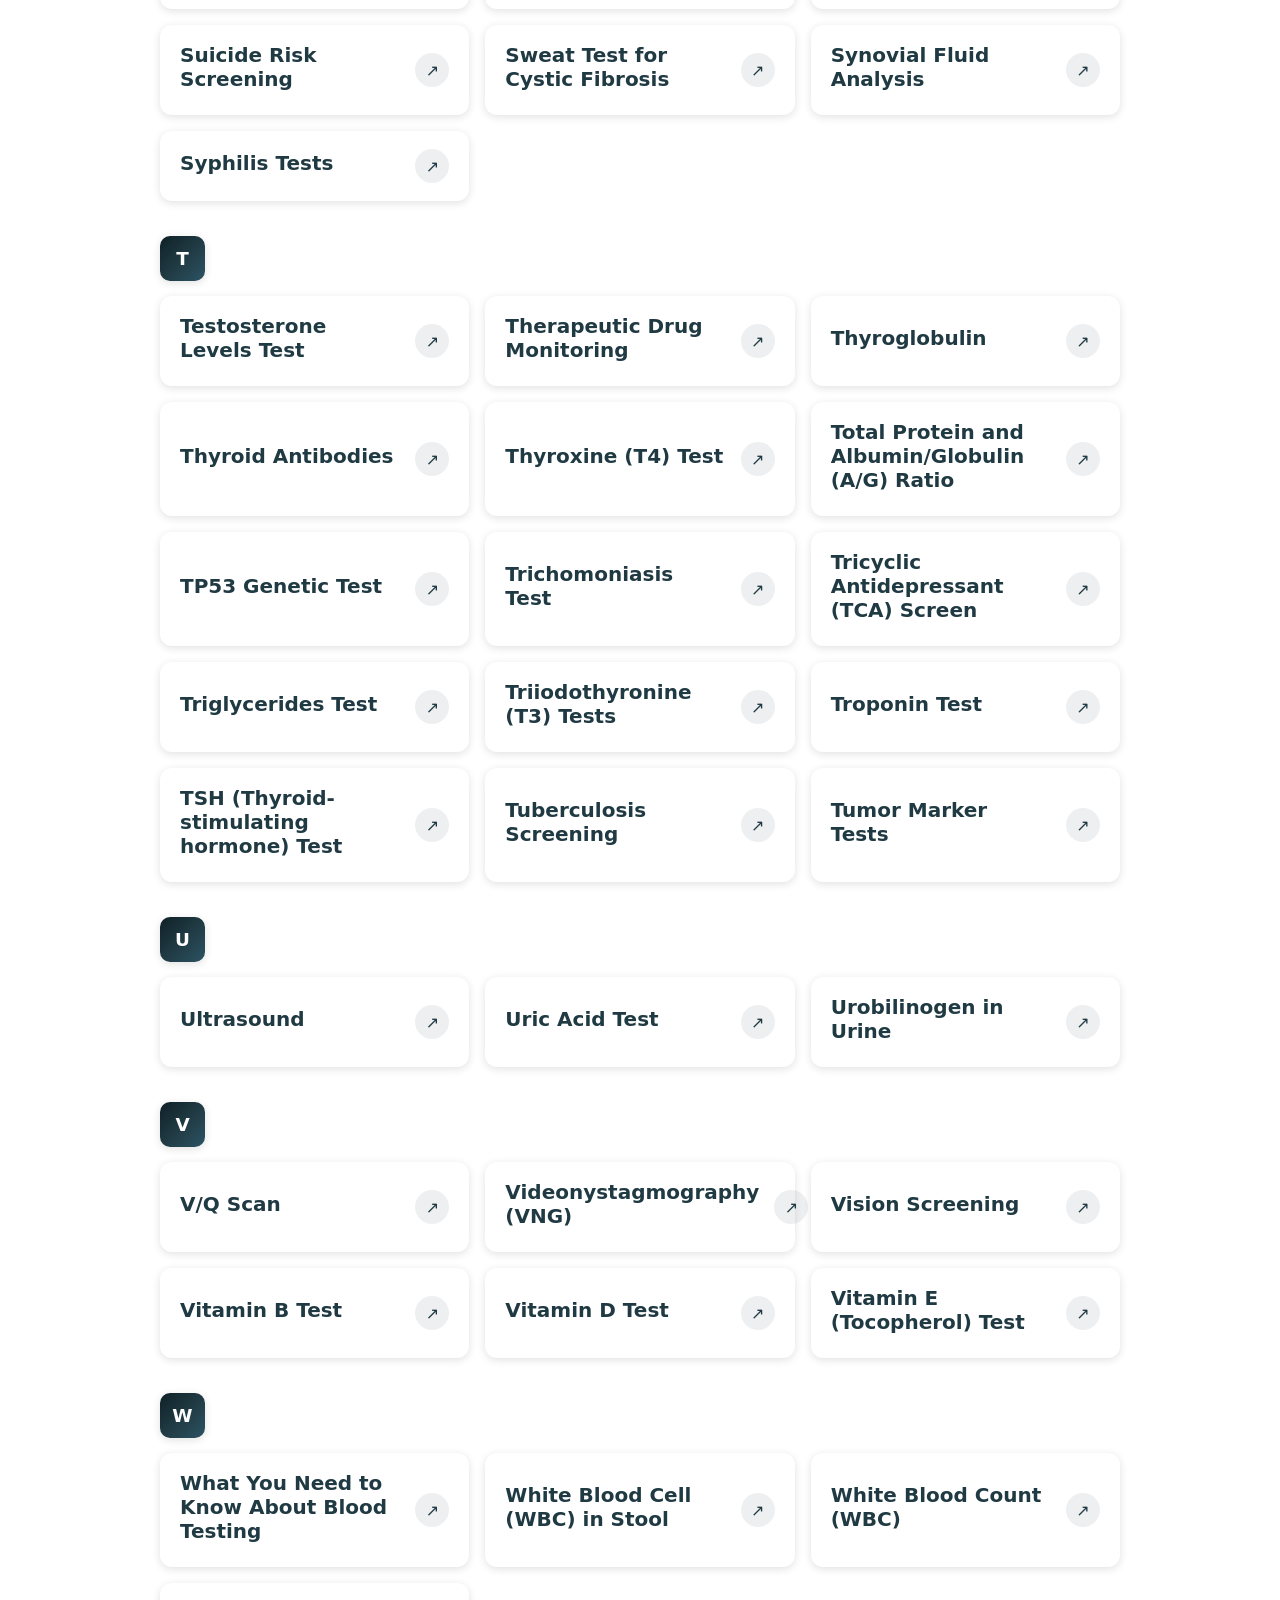
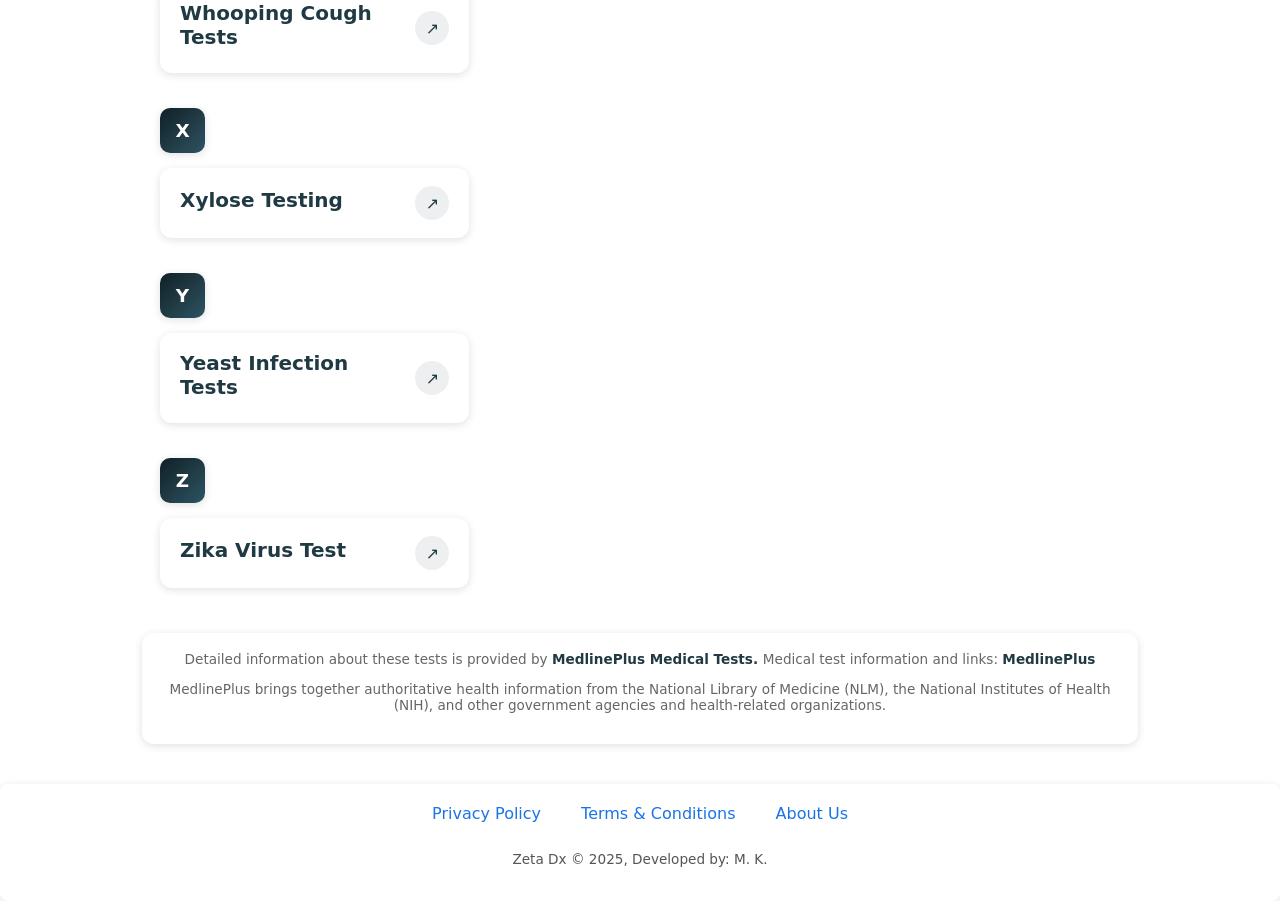
<file: medical-tests.html>
<!DOCTYPE html>
<html lang="en">

<head>

    <meta charset="UTF-8">

    <meta
        name="viewport"
        content="width=device-width, initial-scale=1.0"
    >

    <title>Medical Tests | Zeta Dx</title>


    <style>

        :root {
            --brand-gradient:
                linear-gradient(
                    135deg,
                    #0f2027,
                    #203a43,
                    #2c5364
                );

            --brand-shadow:
                0 2px 8px rgba(0,0,0,0.12);
        }


        /* ================= BODY ================= */

        body {

            background-image:
                url('bg.png');

            background-size: cover;

            background-repeat: no-repeat;

            background-position: center;

            background-attachment: fixed;

            font-family:
                system-ui,
                -apple-system,
                BlinkMacSystemFont,
                "Segoe UI",
                Roboto,
                Arial,
                sans-serif;

            margin: 0;

            padding: 0;

        }


        /* ================= HEADER ================= */

        .top-header {

            position: sticky;

            top: 0;

            z-index: 1000;

            background: white;

            box-shadow:
                0 2px 10px rgba(0,0,0,0.1);

        }


        .header-main {

            display: flex;

            justify-content:
                space-between;

            align-items: center;

            padding: 14px 10px;

        }


        .header-left {

            display: flex;

            align-items: center;

            gap: 15px;

        }


        .header-left img {

            height: 80px;

        }


        .title-block h1 {

            margin: 0;

            font-size: 2rem;

        }


        .header-right {

            text-align: right;

        }


        .header-right h2 {

            margin: 0;

            font-size: 1.5rem;

            font-weight: 600;

        }


        .header-right p {

            margin: 4px 0 0;

            font-size: 0.85rem;

            color: #666;

        }


        /* ================= NAVIGATION ================= */

        .header-nav {

            max-width: 100%;

            margin: 10px auto;

            padding: 14px 30px;

            background:
                var(--brand-gradient);

            display: flex;

            justify-content:
                space-around;

            align-items: center;

            box-shadow:
                var(--brand-shadow);

            border-radius: 1px;

        }


        .header-nav a {

            text-decoration: none;

            color: #fff;

            font-size: 16px;

        }


        .dropdown {

            position: relative;

        }


        .dropbtn {

            background: none;

            border: none;

            cursor: pointer;

            font-size: 16px;

            color: white;

        }


        .dropdown-content {

            display: none;

            position: absolute;

            font: system-ui;

            top: 100%;

            left: 0;

            background:
                var(--brand-gradient);

            min-width: 140px;

            box-shadow:
                0 6px 12px rgba(0,0,0,0.2);

            z-index: 9999;

        }


        .dropdown-content a {

            display: block;

            padding: 10px 14px;

            white-space: nowrap;

        }


        .dropdown:hover
        .dropdown-content {

            display: block;

        }


        /* =====================================================
           MEDICAL TESTS HERO
           ===================================================== */

        .medical-tests-hero {

            width: 70%;

            margin: 25px auto 30px;

            padding: 40px 25px;

            background:
                var(--brand-gradient);

            color: white;

            text-align: center;

            border-radius: 14px;

            box-shadow:
                var(--brand-shadow);

        }


        .medical-tests-hero-icon {

            width: 85px;

            height: 85px;

            margin: 0 auto 18px;

            display: flex;

            align-items: center;

            justify-content: center;

        }


        .medical-tests-hero-icon img {

            width: 100%;

            height: 100%;

            object-fit: contain;

        }


        .medical-tests-hero h1 {

            margin: 0 0 12px;

            font-size: 2rem;

        }


        .medical-tests-hero p {

            max-width: 700px;

            margin: 0 auto 25px;

            font-size: 1rem;

            line-height: 1.6;

            opacity: 0.92;

        }


        /* ================= SEARCH ================= */

        .medical-tests-search {

            position: relative;

            width: 70%;

            max-width: 650px;

            margin: 0 auto;

        }


        .medical-tests-search input {

            width: 100%;

            box-sizing: border-box;

            padding: 15px 20px 15px 48px;

            border: none;

            border-radius: 10px;

            outline: none;

            background: white;

            color: #333;

            font-size: 1rem;

            box-shadow:
                0 2px 8px rgba(
                    0,
                    0,
                    0,
                    0.15
                );

        }


        .search-icon {

            position: absolute;

            left: 17px;

            top: 50%;

            transform:
                translateY(-50%);

            color: #666;

            font-size: 18px;

        }


        /* =====================================================
           TEST LIST
           ===================================================== */

        .medical-tests-list {

            width: 75%;

            margin: 35px auto 0;

        }


        .medical-test-group {

            margin-bottom: 35px;

        }


        .medical-test-letter {

            width: 45px;

            height: 45px;

            display: flex;

            align-items: center;

            justify-content: center;

            margin-bottom: 15px;

            background:
                var(--brand-gradient);

            color: white;

            border-radius: 10px;

            font-size: 1.15rem;

            font-weight: 700;

            box-shadow:
                var(--brand-shadow);

        }


        .medical-test-cards {

            display: grid;

            grid-template-columns:
                repeat(
                    3,
                    minmax(
                        0,
                        1fr
                    )
                );

            gap: 16px;

        }


        /* =====================================================
           TEST CARD
           ===================================================== */

        .medical-test-card {

            display: flex;

            align-items: center;

            justify-content:
                space-between;

            gap: 15px;

            padding: 18px 20px;

            background: white;

            border-radius: 12px;

            text-decoration: none;

            color: inherit;

            box-shadow:
                var(--brand-shadow);

            transition:
                transform 0.2s ease,
                box-shadow 0.2s ease;

        }


        .medical-test-card:hover {

            transform:
                translateY(-3px);

            box-shadow:
                0 6px 16px
                rgba(
                    0,
                    0,
                    0,
                    0.15
                );

        }


        .medical-test-card h3 {

            margin: 0 0 6px;

            color: #203a43;

            font-size: 1.25rem;

        }


        .medical-test-card span {

            font-size: 0.78rem;

            color: #777;

        }


        .medical-test-arrow {

            flex-shrink: 0;

            width: 34px;

            height: 34px;

            display: flex;

            align-items: center;

            justify-content: center;

            border-radius: 50%;

            background:
                rgba(
                    32,
                    58,
                    67,
                    0.08
                );

            color: #203a43;

            transition:
                transform 0.2s ease;

        }


        .medical-test-card:hover
        .medical-test-arrow {

            transform:
                translate(
                    2px,
                    -2px
                );

        }


        /* ================= EMPTY ================= */

        .medical-tests-empty {

            text-align: center;

            padding: 60px 20px;

            background: white;

            border-radius: 14px;

            box-shadow:
                var(--brand-shadow);

        }


        .medical-tests-empty h3 {

            margin:
                10px 0 6px;

            color: #203a43;

        }


        .medical-tests-empty p {

            margin: 0;

            color: #777;

        }


        /* ================= SOURCE ================= */

        .medical-tests-source {

            width: 75%;

            margin:
                45px auto 35px;

            padding: 18px;

            background: white;

            border-radius: 12px;

            box-shadow:
                var(--brand-shadow);

            text-align: center;

            font-size: 0.85rem;

            color: #666;

        }


        .medical-tests-source a {

            color: #203a43;

            font-weight: 600;

            text-decoration: none;

        }


        .medical-tests-source a:hover {

            text-decoration: underline;

        }


        /* ================= FOOTER ================= */

        footer {

            max-width: 100%;

            margin: 40px auto 0;

            padding: 20px;

            background: white;

            border-radius: 8px;

            box-shadow:
                var(--brand-shadow);

            text-align: center;

        }


        footer ul {

            list-style: none;

            padding: 0;

            display: flex;

            justify-content: center;

            gap: 40px;

            margin: 0;

        }


        footer ul li a {

            color: #1a73e8;

            font-weight: 500;

            text-decoration: none;

        }


        footer ul li a:hover {

            text-decoration: underline;

        }


        footer p {

            margin-top: 12px;

            font-size: 0.85rem;

            color: #555;

        }


        /* =====================================================
           MOBILE
           ===================================================== */

        @media (max-width: 850px) {

            .medical-tests-list {

                width: 90%;

            }


            .medical-tests-source {

                width: 90%;

            }


            .medical-test-cards {

                grid-template-columns:
                    repeat(
                        2,
                        minmax(
                            0,
                            1fr
                        )
                    );

            }

        }


        @media (max-width: 700px) {

            .header-right {

                display: none;

            }


            .header-nav {

                padding:
                    12px 10px;

            }


            .medical-tests-hero {

                width: 85%;

                padding:
                    30px 20px;

            }


            .medical-tests-search {

                width: 90%;

            }


            .medical-test-cards {

                grid-template-columns: 1fr;

            }

        }


        @media (max-width: 500px) {

            .header-left img {

                height: 60px;

            }


            .title-block h1 {

                font-size: 1.4rem;

            }


            .medical-tests-hero h1 {

                font-size: 1.8rem;

            }


            .medical-tests-list {

                width: 90%;

            }

        }

    </style>

</head>


<body>


    <!-- =====================================================
         HEADER
         ===================================================== -->

    <header class="top-header">


        <div class="header-main">


            <div class="header-left">

                <img src="zeta_dx.webp" alt="Zeta Dx Logo">


                <div class="title-block">

                    <h1>
                        Zeta Dx
                    </h1>

                </div>

            </div>


            <div class="header-right">
                <h2>Calculate. Interpret. Understand.</h2>
                <p>For educational purposes only</p>
            </div>
        </div>
        


    <!-- Navigation row -->
    <nav class="header-nav">
    <a href="./index.html">Home</a>
    <a href="./contact.html">About Us</a>
    <a href="./dx-ai.html">Dx AI</a>
    <a href="./medical-tests.html">Know Your Tests</a>
    <a href="./privacy_policy.html">Privacy Policy</a>
    <a href="./disclaimer.html">Terms & Conditions</a>

    <div class="dropdown">
        <button class="dropbtn">Tools ▾</button>
            <div class="dropdown-content">
                <a href="./eag.html">eAG</a>
                <a href="./egfr.html">eGFR</a>
                <a href="./acr.html">ACR</a>
                <a href="./pcr.html">PCR</a>
                <a href="./inr.html">INR</a>
                <a href="./esr.html">ESR</a>
                <a href="./convertors.html">Unit Convertors</a>
            </div>
        </div>
    </nav>

    </header>



    <!-- =====================================================
         MEDICAL TESTS HERO
         ===================================================== -->

    <main>


        <section class="medical-tests-hero">


            <div class="medical-tests-hero-icon">

                <img
                    src="medical-test.png"
                    alt="Medical Tests"
                >

            </div>


            <h1>
                Know Your Tests
            </h1>


            <p>
                Explore common laboratory and medical tests
                and access detailed information from MedlinePlus.
            </p>


            <div class="medical-tests-search">

                <span class="search-icon">
                    🔍
                </span>


                <input
                    type="text"
                    id="testSearch"
                    placeholder="Search for a test..."
                    autocomplete="off"
                >

            </div>


        </section>



        <!-- =================================================
             TEST LIST
             ================================================= -->

        <section
            id="medicalTestsList"
            class="medical-tests-list"
        ></section>



        <!-- =================================================
             SOURCE
             ================================================= -->

        <section class="medical-tests-source">

            Detailed information about these tests is provided
            by

            <a
                href="https://medlineplus.gov/lab-tests/"
                target="_blank"
                rel="noopener noreferrer"
            >
                MedlinePlus Medical Tests.
            </a>
            
            Medical test information and links:
            <a href="medlineplus.gov"
                target="_blank"
                rel="noopener noreferrer"
            >
                MedlinePlus 
            </a>        
            
            <p>MedlinePlus brings together authoritative health
            information from the National Library of Medicine (NLM), the National
            Institutes of Health (NIH), and other government agencies and
            health-related organizations.
            </p>

        </section>


    </main>



    <!-- =====================================================
         FOOTER
         ===================================================== -->
    <footer>
    <ul>
        <li><a href="./privacy_policy.html">Privacy Policy</a></li>
        <li><a href="./disclaimer.html">Terms & Conditions</a></li>
        <li><a href="./contact.html">About Us</a></li>
    </ul>
    <p><br>Zeta Dx &copy; 2025, Developed by: M. K.</p>
    </footer>



    <script>

        /* =====================================================
           MEDICAL TEST DATABASE
           ===================================================== */

        const medicalTests = [

    /* ================= 0-9 ================= */

    {
        name: "17-Hydroxyprogesterone",
        url: "https://medlineplus.gov/lab-tests/17-hydroxyprogesterone/"
    },


    /* ================= A ================= */

    {
        name: "Acetaminophen Level",
        url: "https://medlineplus.gov/lab-tests/acetaminophen-level/"
    },

    {
        name: "Acid-Fast Bacillus (AFB) Tests",
        url: "https://medlineplus.gov/lab-tests/acid-fast-bacillus-afb-tests/"
    },

    {
        name: "ADHD Screening",
        url: "https://medlineplus.gov/lab-tests/adhd-screening/"
    },

    {
        name: "Adrenocorticotropic Hormone (ACTH)",
        url: "https://medlineplus.gov/lab-tests/adrenocorticotropic-hormone-acth/"
    },

    {
        name: "Albumin Blood Test",
        url: "https://medlineplus.gov/lab-tests/albumin-blood-test/"
    },

    {
        name: "Alcohol Use Screening Tests",
        url: "https://medlineplus.gov/lab-tests/alcohol-use-screening-tests/"
    },

    {
        name: "Aldosterone Test",
        url: "https://medlineplus.gov/lab-tests/aldosterone-test/"
    },

    {
        name: "Alkaline Phosphatase",
        url: "https://medlineplus.gov/lab-tests/alkaline-phosphatase/"
    },

    {
        name: "Allergy Blood Test",
        url: "https://medlineplus.gov/lab-tests/allergy-blood-test/"
    },

    {
        name: "Allergy Skin Test",
        url: "https://medlineplus.gov/lab-tests/allergy-skin-test/"
    },

    {
        name: "Alpha Fetoprotein (AFP) Tumor Marker Test",
        url: "https://medlineplus.gov/lab-tests/alpha-fetoprotein-afp-tumor-marker-test/"
    },

    {
        name: "Alpha-1 Antitrypsin Testing",
        url: "https://medlineplus.gov/lab-tests/alpha-1-antitrypsin-testing/"
    },

    {
        name: "Alpha-Fetoprotein (AFP) Test",
        url: "https://medlineplus.gov/lab-tests/alpha-fetoprotein-afp-test/"
    },

    {
        name: "ALT Blood Test",
        url: "https://medlineplus.gov/lab-tests/alt-blood-test/"
    },

    {
        name: "Ammonia Levels",
        url: "https://medlineplus.gov/lab-tests/ammonia-levels/"
    },

    {
        name: "Amniocentesis (amniotic fluid test)",
        url: "https://medlineplus.gov/lab-tests/amniocentesis-amniotic-fluid-test/"
    },

    {
        name: "Amylase Test",
        url: "https://medlineplus.gov/lab-tests/amylase-test/"
    },

    {
        name: "ANA (Antinuclear Antibody) Test",
        url: "https://medlineplus.gov/lab-tests/ana-antinuclear-antibody-test/"
    },

    {
        name: "Anion Gap Blood Test",
        url: "https://medlineplus.gov/lab-tests/anion-gap-blood-test/"
    },

    {
        name: "Anoscopy",
        url: "https://medlineplus.gov/lab-tests/anoscopy/"
    },

    {
        name: "Anti-Müllerian Hormone Test",
        url: "https://medlineplus.gov/lab-tests/anti-mullerian-hormone-test/"
    },

    {
        name: "Antibiotic Sensitivity Test",
        url: "https://medlineplus.gov/lab-tests/antibiotic-sensitivity-test/"
    },

    {
        name: "Antibody Serology Tests",
        url: "https://medlineplus.gov/lab-tests/antibody-serology-tests/"
    },

    {
        name: "Antineutrophil Cytoplasmic Antibodies (ANCA) Test",
        url: "https://medlineplus.gov/lab-tests/antineutrophil-cytoplasmic-antibodies-anca-test/"
    },

    {
        name: "Appendicitis Tests",
        url: "https://medlineplus.gov/lab-tests/appendicitis-tests/"
    },

    {
        name: "Arterial Blood Gas (ABG) Test",
        url: "https://medlineplus.gov/lab-tests/arterial-blood-gas-abg-test/"
    },

    {
        name: "AST Test",
        url: "https://medlineplus.gov/lab-tests/ast-test/"
    },

    {
        name: "At-Home Medical Tests",
        url: "https://medlineplus.gov/lab-tests/at-home-medical-tests/"
    },

    {
        name: "Autism Spectrum Disorder (ASD) Screening",
        url: "https://medlineplus.gov/lab-tests/autism-spectrum-disorder-asd-screening/"
    },

    {
        name: "Autoantibody Testing",
        url: "https://medlineplus.gov/lab-tests/autoantibody-testing/"
    },

    {
        name: "Autonomic Testing",
        url: "https://medlineplus.gov/lab-tests/autonomic-testing/"
    },


    /* ================= B ================= */

    {
        name: "Bacteria Culture Test",
        url: "https://medlineplus.gov/lab-tests/bacteria-culture-test/"
    },

    {
        name: "Bacterial Vaginosis Test",
        url: "https://medlineplus.gov/lab-tests/bacterial-vaginosis-test/"
    },

    {
        name: "Balance Tests",
        url: "https://medlineplus.gov/lab-tests/balance-tests/"
    },

    {
        name: "Barium Swallow",
        url: "https://medlineplus.gov/lab-tests/barium-swallow/"
    },

    {
        name: "Basic Metabolic Panel (BMP)",
        url: "https://medlineplus.gov/lab-tests/basic-metabolic-panel-bmp/"
    },

    {
        name: "BCR-ABL1 Genetic Test",
        url: "https://medlineplus.gov/lab-tests/bcr-abl1-genetic-test/"
    },

    {
        name: "Beta 2 Microglobulin (B2M) Tumor Marker Test",
        url: "https://medlineplus.gov/lab-tests/beta-2-microglobulin-b2m-tumor-marker-test/"
    },

    {
        name: "Bilirubin Blood Test",
        url: "https://medlineplus.gov/lab-tests/bilirubin-blood-test/"
    },

    {
        name: "Bilirubin in Urine",
        url: "https://medlineplus.gov/lab-tests/bilirubin-in-urine/"
    },

    {
        name: "Blood Alcohol Level",
        url: "https://medlineplus.gov/lab-tests/blood-alcohol-level/"
    },

    {
        name: "Blood Differential",
        url: "https://medlineplus.gov/lab-tests/blood-differential/"
    },

    {
        name: "Blood Glucose Test",
        url: "https://medlineplus.gov/lab-tests/blood-glucose-test/"
    },

    {
        name: "Blood in Urine",
        url: "https://medlineplus.gov/lab-tests/blood-in-urine/"
    },

    {
        name: "Blood Smear",
        url: "https://medlineplus.gov/lab-tests/blood-smear/"
    },

    {
        name: "Bone Density Scan",
        url: "https://medlineplus.gov/lab-tests/bone-density-scan/"
    },

    {
        name: "Bone Marrow Tests",
        url: "https://medlineplus.gov/lab-tests/bone-marrow-tests/"
    },

    {
        name: "BRAF Genetic Test",
        url: "https://medlineplus.gov/lab-tests/braf-genetic-test/"
    },

    {
        name: "BRCA Genetic Test",
        url: "https://medlineplus.gov/lab-tests/brca-test/"
    },

    {
        name: "Breast Biopsy",
        url: "https://medlineplus.gov/lab-tests/breast-biopsy/"
    },

    {
        name: "Bronchoscopy and Bronchoalveolar Lavage (BAL)",
        url: "https://medlineplus.gov/lab-tests/bronchoscopy-and-bronchoalveolar-lavage-bal/"
    },

    {
        name: "BUN (Blood Urea Nitrogen)",
        url: "https://medlineplus.gov/lab-tests/bun-blood-urea-nitrogen/"
    },

    {
        name: "Burn Evaluation",
        url: "https://medlineplus.gov/lab-tests/burn-evaluation/"
    },


    /* ================= C ================= */

    {
        name: "C-Peptide Test",
        url: "https://medlineplus.gov/lab-tests/c-peptide-test/"
    },

    {
        name: "C-Reactive Protein (CRP) Test",
        url: "https://medlineplus.gov/lab-tests/c-reactive-protein-crp-test/"
    },

    {
        name: "C. diff Testing",
        url: "https://medlineplus.gov/lab-tests/c-diff-testing/"
    },

    {
        name: "CA 19-9 Blood Test (Pancreatic Cancer)",
        url: "https://medlineplus.gov/lab-tests/ca-19-9-blood-test-pancreatic-cancer/"
    },

    {
        name: "CA-125 Blood Test (Ovarian Cancer)",
        url: "https://medlineplus.gov/lab-tests/ca-125-blood-test-ovarian-cancer/"
    },

    {
        name: "Calcitonin Test",
        url: "https://medlineplus.gov/lab-tests/calcitonin-test/"
    },

    {
        name: "Calcium Blood Test",
        url: "https://medlineplus.gov/lab-tests/calcium-blood-test/"
    },

    {
        name: "Calcium in Urine Test",
        url: "https://medlineplus.gov/lab-tests/calcium-in-urine-test/"
    },

    {
        name: "Calprotectin Stool Test",
        url: "https://medlineplus.gov/lab-tests/calprotectin-stool-test/"
    },

    {
        name: "Carbon Dioxide (CO2) in Blood",
        url: "https://medlineplus.gov/lab-tests/carbon-dioxide-co2-in-blood/"
    },

    {
        name: "Catecholamine Tests",
        url: "https://medlineplus.gov/lab-tests/catecholamine-tests/"
    },

    {
        name: "CCP Antibody Test",
        url: "https://medlineplus.gov/lab-tests/ccp-antibody-test/"
    },

    {
        name: "CD4 Lymphocyte Count",
        url: "https://medlineplus.gov/lab-tests/cd4-lymphocyte-count/"
    },

    {
        name: "CEA Test",
        url: "https://medlineplus.gov/lab-tests/cea-test/"
    },

    {
        name: "Celiac Disease Screening",
        url: "https://medlineplus.gov/lab-tests/celiac-disease-screening/"
    },

    {
        name: "Cerebrospinal Fluid (CSF) Analysis",
        url: "https://medlineplus.gov/lab-tests/cerebrospinal-fluid-csf-analysis/"
    },

    {
        name: "Ceruloplasmin Test",
        url: "https://medlineplus.gov/lab-tests/ceruloplasmin-test/"
    },

    {
        name: "Chickenpox and Shingles Tests",
        url: "https://medlineplus.gov/lab-tests/chickenpox-and-shingles-tests/"
    },

    {
        name: "Chlamydia Test",
        url: "https://medlineplus.gov/lab-tests/chlamydia-test/"
    },

    {
        name: "Chloride Blood Test",
        url: "https://medlineplus.gov/lab-tests/chloride-blood-test/"
    },

    {
        name: "Cholesterol Levels",
        url: "https://medlineplus.gov/lab-tests/cholesterol-levels/"
    },

    {
        name: "Chorionic Villus Sampling (CVS)",
        url: "https://medlineplus.gov/lab-tests/chorionic-villus-sampling-cvs/"
    },

    {
        name: "Chymotrypsin in Stool",
        url: "https://medlineplus.gov/lab-tests/chymotrypsin-in-stool/"
    },

    {
        name: "Coagulation Factor Tests",
        url: "https://medlineplus.gov/lab-tests/coagulation-factor-tests/"
    },

    {
        name: "Cognitive Testing",
        url: "https://medlineplus.gov/lab-tests/cognitive-testing/"
    },

    {
        name: "Cold Stimulation Test",
        url: "https://medlineplus.gov/lab-tests/cold-stimulation-test/"
    },

    {
        name: "Colorectal Cancer Screening Tests",
        url: "https://medlineplus.gov/lab-tests/colorectal-cancer-screening-tests/"
    },

    {
        name: "Colposcopy",
        url: "https://medlineplus.gov/lab-tests/colposcopy/"
    },

    {
        name: "Complement Blood Test",
        url: "https://medlineplus.gov/lab-tests/complement-blood-test/"
    },

    {
        name: "Complete Blood Count (CBC)",
        url: "https://medlineplus.gov/lab-tests/complete-blood-count-cbc/"
    },

    {
        name: "Comprehensive Metabolic Panel (CMP)",
        url: "https://medlineplus.gov/lab-tests/comprehensive-metabolic-panel-cmp/"
    },

    {
        name: "Concussion Tests",
        url: "https://medlineplus.gov/lab-tests/concussion-tests/"
    },

    {
        name: "Cord Blood Testing and Banking",
        url: "https://medlineplus.gov/lab-tests/cord-blood-testing-and-banking/"
    },

    {
        name: "Cortisol Test",
        url: "https://medlineplus.gov/lab-tests/cortisol-test/"
    },

    {
        name: "Creatine Kinase",
        url: "https://medlineplus.gov/lab-tests/creatine-kinase/"
    },

    {
        name: "Creatinine Test",
        url: "https://medlineplus.gov/lab-tests/creatinine-test/"
    },

    {
        name: "Crystals in Urine",
        url: "https://medlineplus.gov/lab-tests/crystals-in-urine/"
    },

    {
        name: "CSF Immunoglobulin G (IgG) Index",
        url: "https://medlineplus.gov/lab-tests/csf-immunoglobulin-g-igg-index/"
    },

    {
        name: "Cytomegalovirus (CMV) Tests",
        url: "https://medlineplus.gov/lab-tests/cytomegalovirus-cmv-tests/"
    },


    /* ================= D ================= */

    {
        name: "D-Dimer Test",
        url: "https://medlineplus.gov/lab-tests/d-dimer-test/"
    },

    {
        name: "Dengue Fever Test",
        url: "https://medlineplus.gov/lab-tests/dengue-fever-test/"
    },

    {
        name: "Dental Exam",
        url: "https://medlineplus.gov/lab-tests/dental-exam/"
    },

    {
        name: "Depression Screening",
        url: "https://medlineplus.gov/lab-tests/depression-screening/"
    },

    {
        name: "Developmental and Behavioral Screening Tests",
        url: "https://medlineplus.gov/lab-tests/developmental-and-behavioral-screening-tests/"
    },

    {
        name: "DHEA Sulfate Test",
        url: "https://medlineplus.gov/lab-tests/dhea-sulfate-test/"
    },

    {
        name: "Diabetes Tests",
        url: "https://medlineplus.gov/lab-tests/diabetes-tests/"
    },

    {
        name: "Diabetic Foot Exam",
        url: "https://medlineplus.gov/lab-tests/diabetic-foot-exam/"
    },

    {
        name: "Differential Diagnosis",
        url: "https://medlineplus.gov/lab-tests/differential-diagnosis/"
    },

    {
        name: "Doppler Ultrasound",
        url: "https://medlineplus.gov/lab-tests/doppler-ultrasound/"
    },

    {
        name: "Down Syndrome Tests",
        url: "https://medlineplus.gov/lab-tests/down-syndrome-tests/"
    },

    {
        name: "Drug Testing",
        url: "https://medlineplus.gov/lab-tests/drug-testing/"
    },

    {
        name: "Drug Use Screening Tests",
        url: "https://medlineplus.gov/lab-tests/drug-use-screening-tests/"
    },

    {
        name: "Dysphagia Tests",
        url: "https://medlineplus.gov/lab-tests/dysphagia-tests/"
    },


    /* ================= E ================= */

    {
        name: "Echocardiography",
        url: "https://medlineplus.gov/lab-tests/echocardiography/"
    },

    {
        name: "Elastography",
        url: "https://medlineplus.gov/lab-tests/elastography/"
    },

    {
        name: "Electrocardiogram",
        url: "https://medlineplus.gov/lab-tests/electrocardiogram/"
    },

    {
        name: "Electrolyte Panel",
        url: "https://medlineplus.gov/lab-tests/electrolyte-panel/"
    },

    {
        name: "Electromyography (EMG) and Nerve Conduction Studies",
        url: "https://medlineplus.gov/lab-tests/electromyography-emg-and-nerve-conduction-studies/"
    },

    {
        name: "Epithelial Cells in Urine",
        url: "https://medlineplus.gov/lab-tests/epithelial-cells-in-urine/"
    },

    {
        name: "Erythrocyte Sedimentation Rate (ESR)",
        url: "https://medlineplus.gov/lab-tests/erythrocyte-sedimentation-rate-esr/"
    },

    {
        name: "Esophageal pH Test",
        url: "https://medlineplus.gov/lab-tests/esophageal-ph-test/"
    },

    {
        name: "Estrogen Levels Test",
        url: "https://medlineplus.gov/lab-tests/estrogen-levels-test/"
    },

    {
        name: "Estrogen Receptor, Progesterone Receptor Tests",
        url: "https://medlineplus.gov/lab-tests/estrogen-receptor-progesterone-receptor-tests/"
    },


    /* ================= F ================= */

    {
        name: "Fall Risk Assessment",
        url: "https://medlineplus.gov/lab-tests/fall-risk-assessment/"
    },

    {
        name: "Fasting for a Blood Test",
        url: "https://medlineplus.gov/lab-tests/fasting-for-a-blood-test/"
    },

    {
        name: "Fecal Occult Blood Test (FOBT)",
        url: "https://medlineplus.gov/lab-tests/fecal-occult-blood-test-fobt/"
    },

    {
        name: "Ferritin Blood Test",
        url: "https://medlineplus.gov/lab-tests/ferritin-blood-test/"
    },

    {
        name: "Fetal Alcohol Spectrum Disorders (FASD) Screening",
        url: "https://medlineplus.gov/lab-tests/fetal-alcohol-spectrum-disorders-fasd-screening/"
    },

    {
        name: "Flu (Influenza) Test",
        url: "https://medlineplus.gov/lab-tests/flu-influenza-test/"
    },

    {
        name: "Fluoroscopy",
        url: "https://medlineplus.gov/lab-tests/fluoroscopy/"
    },

    {
        name: "Follicle-Stimulating Hormone (FSH) Levels Test",
        url: "https://medlineplus.gov/lab-tests/follicle-stimulating-hormone-fsh-levels-test/"
    },

    {
        name: "Food Allergy Testing",
        url: "https://medlineplus.gov/lab-tests/food-allergy-testing/"
    },

    {
        name: "Free Light Chains",
        url: "https://medlineplus.gov/lab-tests/free-light-chains/"
    },

    {
        name: "Fungal Culture Test",
        url: "https://medlineplus.gov/lab-tests/fungal-culture-test/"
    },


    /* ================= G ================= */

    {
        name: "G6PD Test",
        url: "https://medlineplus.gov/lab-tests/g6pd-test/"
    },

    {
        name: "Galactosemia Tests",
        url: "https://medlineplus.gov/lab-tests/galactosemia-tests/"
    },

    {
        name: "Gamma-glutamyl Transferase (GGT) Test",
        url: "https://medlineplus.gov/lab-tests/gamma-glutamyl-transferase-ggt-test/"
    },

    {
        name: "Gastric Emptying Tests",
        url: "https://medlineplus.gov/lab-tests/gastric-emptying-tests/"
    },

    {
        name: "Glaucoma Tests",
        url: "https://medlineplus.gov/lab-tests/glaucoma-tests/"
    },

    {
        name: "Globulin Test",
        url: "https://medlineplus.gov/lab-tests/globulin-test/"
    },

    {
        name: "Glomerular Filtration Rate (GFR) Test",
        url: "https://medlineplus.gov/lab-tests/glomerular-filtration-rate-gfr-test/"
    },

    {
        name: "Glucagon Blood Test",
        url: "https://medlineplus.gov/lab-tests/glucagon-blood-test/"
    },

    {
        name: "Glucose in Urine Test",
        url: "https://medlineplus.gov/lab-tests/glucose-in-urine-test/"
    },

    {
        name: "Gonorrhea Test",
        url: "https://medlineplus.gov/lab-tests/gonorrhea-test/"
    },

    {
        name: "Gram Stain",
        url: "https://medlineplus.gov/lab-tests/gram-stain/"
    },

    {
        name: "Growth Hormone Tests",
        url: "https://medlineplus.gov/lab-tests/growth-hormone-tests/"
    },


    /* ================= H ================= */

    {
        name: "Haptoglobin (HP) Test",
        url: "https://medlineplus.gov/lab-tests/haptoglobin-hp-test/"
    },

    {
        name: "Hearing Tests for Adults",
        url: "https://medlineplus.gov/lab-tests/hearing-tests-for-adults/"
    },

    {
        name: "Hearing Tests for Children",
        url: "https://medlineplus.gov/lab-tests/hearing-tests-for-children/"
    },

    {
        name: "Heart Disease Risk Assessment",
        url: "https://medlineplus.gov/lab-tests/heart-disease-risk-assessment/"
    },

    {
        name: "Heavy Metal Blood Test",
        url: "https://medlineplus.gov/lab-tests/heavy-metal-blood-test/"
    },

    {
        name: "Helicobacter pylori (H. pylori) Tests",
        url: "https://medlineplus.gov/lab-tests/helicobacter-pylori-h-pylori-tests/"
    },

    {
        name: "Hematocrit Test",
        url: "https://medlineplus.gov/lab-tests/hematocrit-test/"
    },

    {
        name: "Hemoglobin A1C (HbA1c) Test",
        url: "https://medlineplus.gov/lab-tests/hemoglobin-a1c-hba1c-test/"
    },

    {
        name: "Hemoglobin Electrophoresis",
        url: "https://medlineplus.gov/lab-tests/hemoglobin-electrophoresis/"
    },

    {
        name: "Hemoglobin Test",
        url: "https://medlineplus.gov/lab-tests/hemoglobin-test/"
    },

    {
        name: "Hepatitis Testing",
        url: "https://medlineplus.gov/lab-tests/hepatitis-testing/"
    },

    {
        name: "HER2 Tumor Marker Test",
        url: "https://medlineplus.gov/lab-tests/her2-tumor-marker-test/"
    },

    {
        name: "Herpes (HSV) Test",
        url: "https://medlineplus.gov/lab-tests/herpes-hsv-test/"
    },

    {
        name: "HIV Screening Test",
        url: "https://medlineplus.gov/lab-tests/hiv-screening-test/"
    },

    {
        name: "HIV Viral Load",
        url: "https://medlineplus.gov/lab-tests/hiv-viral-load/"
    },

    {
        name: "Homocysteine Test",
        url: "https://medlineplus.gov/lab-tests/homocysteine-test/"
    },

    {
        name: "How to Cope with Medical Test Anxiety",
        url: "https://medlineplus.gov/lab-tests/how-to-cope-with-medical-test-anxiety/"
    },

    {
        name: "How to Prepare for a Lab Test",
        url: "https://medlineplus.gov/lab-tests/how-to-prepare-for-a-lab-test/"
    },

    {
        name: "How to Prepare Your Child for a Lab Test",
        url: "https://medlineplus.gov/lab-tests/how-to-prepare-your-child-for-a-lab-test/"
    },

    {
        name: "How to Understand Your Lab Results",
        url: "https://medlineplus.gov/lab-tests/how-to-understand-your-lab-results/"
    },

    {
        name: "Human Papillomavirus (HPV) Test",
        url: "https://medlineplus.gov/lab-tests/human-papillomavirus-hpv-test/"
    },

    {
        name: "Hysteroscopy",
        url: "https://medlineplus.gov/lab-tests/hysteroscopy/"
    },


    /* ================= I ================= */

    {
        name: "IGF-1 (Insulin-like Growth Factor 1) Test",
        url: "https://medlineplus.gov/lab-tests/igf-1-insulin-like-growth-factor-1-test/"
    },

    {
        name: "Immunoglobulins Blood Test",
        url: "https://medlineplus.gov/lab-tests/immunoglobulins-blood-test/"
    },

    {
        name: "Insulin in Blood",
        url: "https://medlineplus.gov/lab-tests/insulin-in-blood/"
    },

    {
        name: "Intravenous Pyelogram (IVP)",
        url: "https://medlineplus.gov/lab-tests/intravenous-pyelogram-ivp/"
    },

    {
        name: "Iron Tests",
        url: "https://medlineplus.gov/lab-tests/iron-tests/"
    },


    /* ================= K ================= */

    {
        name: "Karyotype Genetic Test",
        url: "https://medlineplus.gov/lab-tests/karyotype-genetic-test/"
    },

    {
        name: "Ketones in Blood",
        url: "https://medlineplus.gov/lab-tests/ketones-in-blood/"
    },

    {
        name: "Ketones in Urine",
        url: "https://medlineplus.gov/lab-tests/ketones-in-urine/"
    },

    {
        name: "Kidney Stone Analysis",
        url: "https://medlineplus.gov/lab-tests/kidney-stone-analysis/"
    },


    /* ================= L ================= */

    {
        name: "Lactate Dehydrogenase (LDH) Isoenzymes Test",
        url: "https://medlineplus.gov/lab-tests/lactate-dehydrogenase-ldh-isoenzymes-test/"
    },

    {
        name: "Lactate Dehydrogenase (LDH) Test",
        url: "https://medlineplus.gov/lab-tests/lactate-dehydrogenase-ldh-test/"
    },

    {
        name: "Lactate Test",
        url: "https://medlineplus.gov/lab-tests/lactate-test/"
    },

    {
        name: "Lactose Tolerance Tests",
        url: "https://medlineplus.gov/lab-tests/lactose-tolerance-tests/"
    },

    {
        name: "Laparoscopy",
        url: "https://medlineplus.gov/lab-tests/laparoscopy/"
    },

    {
        name: "Legionella Tests",
        url: "https://medlineplus.gov/lab-tests/legionella-tests/"
    },

    {
        name: "Lipase Tests",
        url: "https://medlineplus.gov/lab-tests/lipase-tests/"
    },

    {
        name: "Lipoprotein (a) Blood Test",
        url: "https://medlineplus.gov/lab-tests/lipoprotein-a-blood-test/"
    },

    {
        name: "Liver Function Tests",
        url: "https://medlineplus.gov/lab-tests/liver-function-tests/"
    },

    {
        name: "Lung Cancer Genetic Tests",
        url: "https://medlineplus.gov/lab-tests/lung-cancer-genetic-tests/"
    },

    {
        name: "Lung Function Tests",
        url: "https://medlineplus.gov/lab-tests/lung-function-tests/"
    },

    {
        name: "Luteinizing Hormone (LH) Levels Test",
        url: "https://medlineplus.gov/lab-tests/luteinizing-hormone-lh-levels-test/"
    },

    {
        name: "Lyme Disease Tests",
        url: "https://medlineplus.gov/lab-tests/lyme-disease-tests/"
    },


    /* ================= M ================= */

    {
        name: "Magnesium Blood Test",
        url: "https://medlineplus.gov/lab-tests/magnesium-blood-test/"
    },

    {
        name: "Malaria Tests",
        url: "https://medlineplus.gov/lab-tests/malaria-tests/"
    },

    {
        name: "MCV (Mean Corpuscular Volume)",
        url: "https://medlineplus.gov/lab-tests/mcv-mean-corpuscular-volume/"
    },

    {
        name: "Measles and Mumps Tests",
        url: "https://medlineplus.gov/lab-tests/measles-and-mumps-tests/"
    },

    {
        name: "Measuring Blood Pressure",
        url: "https://medlineplus.gov/lab-tests/measuring-blood-pressure/"
    },

    {
        name: "Meningococcal Disease Tests",
        url: "https://medlineplus.gov/lab-tests/meningococcal-disease-tests/"
    },

    {
        name: "Mental Health Screening",
        url: "https://medlineplus.gov/lab-tests/mental-health-screening/"
    },

    {
        name: "Methylmalonic Acid (MMA) Test",
        url: "https://medlineplus.gov/lab-tests/methylmalonic-acid-mma-test/"
    },

    {
        name: "Microalbumin Creatinine Ratio",
        url: "https://medlineplus.gov/lab-tests/microalbumin-creatinine-ratio/"
    },

    {
        name: "Mononucleosis (Mono) Tests",
        url: "https://medlineplus.gov/lab-tests/mononucleosis-mono-tests/"
    },

    {
        name: "MPV Blood Test",
        url: "https://medlineplus.gov/lab-tests/mpv-blood-test/"
    },

    {
        name: "MRSA Tests",
        url: "https://medlineplus.gov/lab-tests/mrsa-tests/"
    },

    {
        name: "MTHFR Gene Test",
        url: "https://medlineplus.gov/lab-tests/mthfr-gene-test/"
    },

    {
        name: "Mucus in Urine",
        url: "https://medlineplus.gov/lab-tests/mucus-in-urine/"
    },

    {
        name: "Myasthenia Gravis Tests",
        url: "https://medlineplus.gov/lab-tests/myasthenia-gravis-tests/"
    },

    {
        name: "Myelography",
        url: "https://medlineplus.gov/lab-tests/myelography/"
    },


    /* ================= N ================= */

    {
        name: "Nasal Swab",
        url: "https://medlineplus.gov/lab-tests/nasal-swab/"
    },

    {
        name: "Natriuretic Peptide Tests (BNP, NT-proBNP)",
        url: "https://medlineplus.gov/lab-tests/natriuretic-peptide-tests-bnp-nt-probnp/"
    },

    {
        name: "Neurological Exam",
        url: "https://medlineplus.gov/lab-tests/neurological-exam/"
    },

    {
        name: "Nitrites in Urine",
        url: "https://medlineplus.gov/lab-tests/nitrites-in-urine/"
    },

    {
        name: "Nonstress Test",
        url: "https://medlineplus.gov/lab-tests/nonstress-test/"
    },


    /* ================= O ================= */

    {
        name: "Obesity Screening",
        url: "https://medlineplus.gov/lab-tests/obesity-screening/"
    },

    {
        name: "Obsessive Compulsive Disorder (OCD) Test",
        url: "https://medlineplus.gov/lab-tests/obsessive-compulsive-disorder-ocd-test/"
    },

    {
        name: "Opioid Testing",
        url: "https://medlineplus.gov/lab-tests/opioid-testing/"
    },

    {
        name: "Osmolality Tests",
        url: "https://medlineplus.gov/lab-tests/osmolality-tests/"
    },

    {
        name: "Ova and Parasite Test",
        url: "https://medlineplus.gov/lab-tests/ova-and-parasite-test/"
    },


    /* ================= P ================= */

    {
        name: "Panic Disorder Test",
        url: "https://medlineplus.gov/lab-tests/panic-disorder-test/"
    },

    {
        name: "Pap Smear",
        url: "https://medlineplus.gov/lab-tests/pap-smear/"
    },

    {
        name: "Parainfluenza Tests",
        url: "https://medlineplus.gov/lab-tests/parainfluenza-tests/"
    },

    {
        name: "Parathyroid Hormone (PTH) Test",
        url: "https://medlineplus.gov/lab-tests/parathyroid-hormone-pth-test/"
    },

    {
        name: "Partial Thromboplastin Time (PTT) Test",
        url: "https://medlineplus.gov/lab-tests/partial-thromboplastin-time-ptt-test/"
    },

    {
        name: "PCR Tests",
        url: "https://medlineplus.gov/lab-tests/pcr-tests/"
    },

    {
        name: "PDL1 (Immunotherapy) Tests",
        url: "https://medlineplus.gov/lab-tests/pdl1-immunotherapy-tests/"
    },

    {
        name: "PET Scan",
        url: "https://medlineplus.gov/lab-tests/pet-scan/"
    },

    {
        name: "Pharmacogenetic Tests",
        url: "https://medlineplus.gov/lab-tests/pharmacogenetic-tests/"
    },

    {
        name: "Phenylketonuria (PKU) Screening",
        url: "https://medlineplus.gov/lab-tests/phenylketonuria-pku-screening/"
    },

    {
        name: "Phosphate in Blood",
        url: "https://medlineplus.gov/lab-tests/phosphate-in-blood/"
    },

    {
        name: "Phosphate in Urine",
        url: "https://medlineplus.gov/lab-tests/phosphate-in-urine/"
    },

    {
        name: "Platelet Tests",
        url: "https://medlineplus.gov/lab-tests/platelet-tests/"
    },

    {
        name: "Pleural Fluid Analysis",
        url: "https://medlineplus.gov/lab-tests/pleural-fluid-analysis/"
    },

    {
        name: "Pneumococcal Disease Tests",
        url: "https://medlineplus.gov/lab-tests/pneumococcal-disease-tests/"
    },

    {
        name: "Porphyrin Tests",
        url: "https://medlineplus.gov/lab-tests/porphyrin-tests/"
    },

    {
        name: "Postpartum Depression Screening",
        url: "https://medlineplus.gov/lab-tests/postpartum-depression-screening/"
    },

    {
        name: "Potassium Blood Test",
        url: "https://medlineplus.gov/lab-tests/potassium-blood-test/"
    },

    {
        name: "Prealbumin Blood Test",
        url: "https://medlineplus.gov/lab-tests/prealbumin-blood-test/"
    },

    {
        name: "Pregnancy Test",
        url: "https://medlineplus.gov/lab-tests/pregnancy-test/"
    },

    {
        name: "Prenatal Cell-Free DNA Screening",
        url: "https://medlineplus.gov/lab-tests/prenatal-cell-free-dna-screening/"
    },

    {
        name: "Prenatal Panel",
        url: "https://medlineplus.gov/lab-tests/prenatal-panel/"
    },

    {
        name: "Procalcitonin Test",
        url: "https://medlineplus.gov/lab-tests/procalcitonin-test/"
    },

    {
        name: "Progesterone Test",
        url: "https://medlineplus.gov/lab-tests/progesterone-test/"
    },

    {
        name: "Prolactin Levels",
        url: "https://medlineplus.gov/lab-tests/prolactin-levels/"
    },

    {
        name: "Prostate-Specific Antigen (PSA) Test",
        url: "https://medlineplus.gov/lab-tests/prostate-specific-antigen-psa-test/"
    },

    {
        name: "Protein C and Protein S Tests",
        url: "https://medlineplus.gov/lab-tests/protein-c-and-protein-s-tests/"
    },

    {
        name: "Protein Electrophoresis by Immunofixation Blood Test",
        url: "https://medlineplus.gov/lab-tests/protein-electrophoresis-by-immunofixation-blood-test/"
    },

    {
        name: "Protein in Urine",
        url: "https://medlineplus.gov/lab-tests/protein-in-urine/"
    },

    {
        name: "Prothrombin Time Test and INR (PT/INR)",
        url: "https://medlineplus.gov/lab-tests/prothrombin-time-test-and-inr-ptinr/"
    },

    {
        name: "PTEN Genetic Test",
        url: "https://medlineplus.gov/lab-tests/pten-genetic-test/"
    },

    {
        name: "Pulse Oximetry",
        url: "https://medlineplus.gov/lab-tests/pulse-oximetry/"
    },


    /* ================= R ================= */

    {
        name: "Rapid Tests",
        url: "https://medlineplus.gov/lab-tests/rapid-tests/"
    },

    {
        name: "Rash Evaluation",
        url: "https://medlineplus.gov/lab-tests/rash-evaluation/"
    },

    {
        name: "RDW (Red Cell Distribution Width)",
        url: "https://medlineplus.gov/lab-tests/rdw-red-cell-distribution-width/"
    },

    {
        name: "Red Blood Cell (RBC) Count",
        url: "https://medlineplus.gov/lab-tests/red-blood-cell-rbc-count/"
    },

    {
        name: "Red Blood Cell (RBC) Indices",
        url: "https://medlineplus.gov/lab-tests/red-blood-cell-rbc-indices/"
    },

    {
        name: "Red Blood Cell Antibody Screen",
        url: "https://medlineplus.gov/lab-tests/red-blood-cell-antibody-screen/"
    },

    {
        name: "Renin Test",
        url: "https://medlineplus.gov/lab-tests/renin-test/"
    },

    {
        name: "Respiratory Pathogens Panel",
        url: "https://medlineplus.gov/lab-tests/respiratory-pathogens-panel/"
    },

    {
        name: "Respiratory Syncytial Virus (RSV) Tests",
        url: "https://medlineplus.gov/lab-tests/respiratory-syncytial-virus-rsv-tests/"
    },

    {
        name: "Reticulocyte Count",
        url: "https://medlineplus.gov/lab-tests/reticulocyte-count/"
    },

    {
        name: "Rheumatoid Factor (RF) Test",
        url: "https://medlineplus.gov/lab-tests/rheumatoid-factor-rf-test/"
    },


    /* ================= S ================= */

    {
        name: "Salicylates Level",
        url: "https://medlineplus.gov/lab-tests/salicylates-level/"
    },

    {
        name: "Semen Analysis",
        url: "https://medlineplus.gov/lab-tests/semen-analysis/"
    },

    {
        name: "Sentinel Lymph Node Biopsy",
        url: "https://medlineplus.gov/lab-tests/sentinel-lymph-node-biopsy/"
    },

    {
        name: "Sexually Transmitted Infection (STI) Tests",
        url: "https://medlineplus.gov/lab-tests/sexually-transmitted-infection-sti-tests/"
    },

    {
        name: "SHBG Blood Test",
        url: "https://medlineplus.gov/lab-tests/shbg-blood-test/"
    },

    {
        name: "Skin Biopsy",
        url: "https://medlineplus.gov/lab-tests/skin-biopsy/"
    },

    {
        name: "Skin Cancer Screening",
        url: "https://medlineplus.gov/lab-tests/skin-cancer-screening/"
    },

    {
        name: "Sleep Study",
        url: "https://medlineplus.gov/lab-tests/sleep-study/"
    },

    {
        name: "Smooth Muscle Antibody (SMA) Test",
        url: "https://medlineplus.gov/lab-tests/smooth-muscle-antibody-sma-test/"
    },

    {
        name: "Sodium Blood Test",
        url: "https://medlineplus.gov/lab-tests/sodium-blood-test/"
    },

    {
        name: "Sputum Culture",
        url: "https://medlineplus.gov/lab-tests/sputum-culture/"
    },

    {
        name: "Stool Elastase",
        url: "https://medlineplus.gov/lab-tests/stool-elastase/"
    },

    {
        name: "Strep A Test",
        url: "https://medlineplus.gov/lab-tests/strep-a-test/"
    },

    {
        name: "Strep B Test",
        url: "https://medlineplus.gov/lab-tests/strep-b-test/"
    },

    {
        name: "Stress Tests",
        url: "https://medlineplus.gov/lab-tests/stress-tests/"
    },

    {
        name: "Suicide Risk Screening",
        url: "https://medlineplus.gov/lab-tests/suicide-risk-screening/"
    },

    {
        name: "Sweat Test for Cystic Fibrosis",
        url: "https://medlineplus.gov/lab-tests/sweat-test-for-cystic-fibrosis/"
    },

    {
        name: "Synovial Fluid Analysis",
        url: "https://medlineplus.gov/lab-tests/synovial-fluid-analysis/"
    },

    {
        name: "Syphilis Tests",
        url: "https://medlineplus.gov/lab-tests/syphilis-tests/"
    },


    /* ================= T ================= */

    {
        name: "Testosterone Levels Test",
        url: "https://medlineplus.gov/lab-tests/testosterone-levels-test/"
    },

    {
        name: "Therapeutic Drug Monitoring",
        url: "https://medlineplus.gov/lab-tests/therapeutic-drug-monitoring/"
    },

    {
        name: "Thyroglobulin",
        url: "https://medlineplus.gov/lab-tests/thyroglobulin/"
    },

    {
        name: "Thyroid Antibodies",
        url: "https://medlineplus.gov/lab-tests/thyroid-antibodies/"
    },

    {
        name: "Thyroxine (T4) Test",
        url: "https://medlineplus.gov/lab-tests/thyroxine-t4-test/"
    },

    {
        name: "Total Protein and Albumin/Globulin (A/G) Ratio",
        url: "https://medlineplus.gov/lab-tests/total-protein-and-albumin-globulin-a-g-ratio/"
    },

    {
        name: "TP53 Genetic Test",
        url: "https://medlineplus.gov/lab-tests/tp53-genetic-test/"
    },

    {
        name: "Trichomoniasis Test",
        url: "https://medlineplus.gov/lab-tests/trichomoniasis-test/"
    },

    {
        name: "Tricyclic Antidepressant (TCA) Screen",
        url: "https://medlineplus.gov/lab-tests/tricyclic-antidepressant-tca-screen/"
    },

    {
        name: "Triglycerides Test",
        url: "https://medlineplus.gov/lab-tests/triglycerides-test/"
    },

    {
        name: "Triiodothyronine (T3) Tests",
        url: "https://medlineplus.gov/lab-tests/triiodothyronine-t3-tests/"
    },

    {
        name: "Troponin Test",
        url: "https://medlineplus.gov/lab-tests/troponin-test/"
    },

    {
        name: "TSH (Thyroid-stimulating hormone) Test",
        url: "https://medlineplus.gov/lab-tests/tsh-thyroid-stimulating-hormone-test/"
    },

    {
        name: "Tuberculosis Screening",
        url: "https://medlineplus.gov/lab-tests/tuberculosis-screening/"
    },

    {
        name: "Tumor Marker Tests",
        url: "https://medlineplus.gov/lab-tests/tumor-marker-tests/"
    },


    /* ================= U ================= */

    {
        name: "Ultrasound",
        url: "https://medlineplus.gov/lab-tests/sonogram/"
    },

    {
        name: "Uric Acid Test",
        url: "https://medlineplus.gov/lab-tests/uric-acid-test/"
    },

    {
        name: "Urobilinogen in Urine",
        url: "https://medlineplus.gov/lab-tests/urobilinogen-in-urine/"
    },


    /* ================= V ================= */

    {
        name: "V/Q Scan",
        url: "https://medlineplus.gov/lab-tests/vq-scan/"
    },

    {
        name: "Videonystagmography (VNG)",
        url: "https://medlineplus.gov/lab-tests/videonystagmography-vng/"
    },

    {
        name: "Vision Screening",
        url: "https://medlineplus.gov/lab-tests/vision-screening/"
    },

    {
        name: "Vitamin B Test",
        url: "https://medlineplus.gov/lab-tests/vitamin-b-test/"
    },

    {
        name: "Vitamin D Test",
        url: "https://medlineplus.gov/lab-tests/vitamin-d-test/"
    },

    {
        name: "Vitamin E (Tocopherol) Test",
        url: "https://medlineplus.gov/lab-tests/vitamin-e-tocopherol-test/"
    },


    /* ================= W ================= */

    {
        name: "What You Need to Know About Blood Testing",
        url: "https://medlineplus.gov/lab-tests/what-you-need-to-know-about-blood-testing/"
    },

    {
        name: "White Blood Cell (WBC) in Stool",
        url: "https://medlineplus.gov/lab-tests/white-blood-cell-wbc-in-stool/"
    },

    {
        name: "White Blood Count (WBC)",
        url: "https://medlineplus.gov/lab-tests/white-blood-count-wbc/"
    },

    {
        name: "Whooping Cough Tests",
        url: "https://medlineplus.gov/lab-tests/whooping-cough-diagnosis/"
    },


    /* ================= X ================= */

    {
        name: "Xylose Testing",
        url: "https://medlineplus.gov/lab-tests/xylose-testing/"
    },


    /* ================= Y ================= */

    {
        name: "Yeast Infection Tests",
        url: "https://medlineplus.gov/lab-tests/yeast-infection-tests/"
    },


    /* ================= Z ================= */

    {
        name: "Zika Virus Test",
        url: "https://medlineplus.gov/lab-tests/zika-virus-test/"
    }

];


        /* =====================================================
           DISPLAY TESTS
           ===================================================== */

        function displayMedicalTests(
            searchTerm = ""
        ) {

            const container =
                document.getElementById(
                    "medicalTestsList"
                );


            const term =
                searchTerm
                    .toLowerCase()
                    .trim();


            const filtered =
                medicalTests.filter(
                    test =>
                        test.name
                            .toLowerCase()
                            .includes(term)
                );


            if (
                filtered.length === 0
            ) {

                container.innerHTML = `

                    <div class="medical-tests-empty">

                        <div
                            style="
                                font-size:32px;
                            "
                        >
                            🔍
                        </div>

                        <h3>
                            No tests found
                        </h3>

                        <p>
                            Try searching for another
                            medical test.
                        </p>

                    </div>

                `;

                return;

            }


            const groups = {};


            filtered.forEach(
                test => {

                    const letter =
                        test.name
                            .charAt(0)
                            .toUpperCase();


                    if (
                        !groups[letter]
                    ) {

                        groups[letter] = [];

                    }


                    groups[letter].push(
                        test
                    );

                }
            );


            container.innerHTML =

                Object.keys(groups)

                    .sort()

                    .map(
                        letter => `

                            <section
                                class="medical-test-group"
                            >

                                <div
                                    class="medical-test-letter"
                                >
                                    ${letter}
                                </div>


                                <div
                                    class="medical-test-cards"
                                >

                                    ${
                                        groups[letter]

                                            .map(
                                                test => `

                                                    <a
                                                        href="${test.url}"
                                                        target="_blank"
                                                        rel="noopener noreferrer"
                                                        class="medical-test-card"
                                                    >

                                                        <div>

                                                            <h3>
                                                                ${test.name}
                                                            </h3>

                                                            

                                                        </div>


                                                        <div
                                                            class="medical-test-arrow"
                                                        >
                                                            ↗
                                                        </div>

                                                    </a>

                                                `
                                            )

                                            .join("")
                                    }

                                </div>

                            </section>

                        `
                    )

                    .join("");

        }



        /* =====================================================
           SEARCH
           ===================================================== */

        document
            .getElementById(
                "testSearch"
            )
            .addEventListener(
                "input",
                function () {

                    displayMedicalTests(
                        this.value
                    );

                }
            );


        /* =====================================================
           INITIAL DISPLAY
           ===================================================== */

        displayMedicalTests();

    </script>


</body>

</html>
</file>
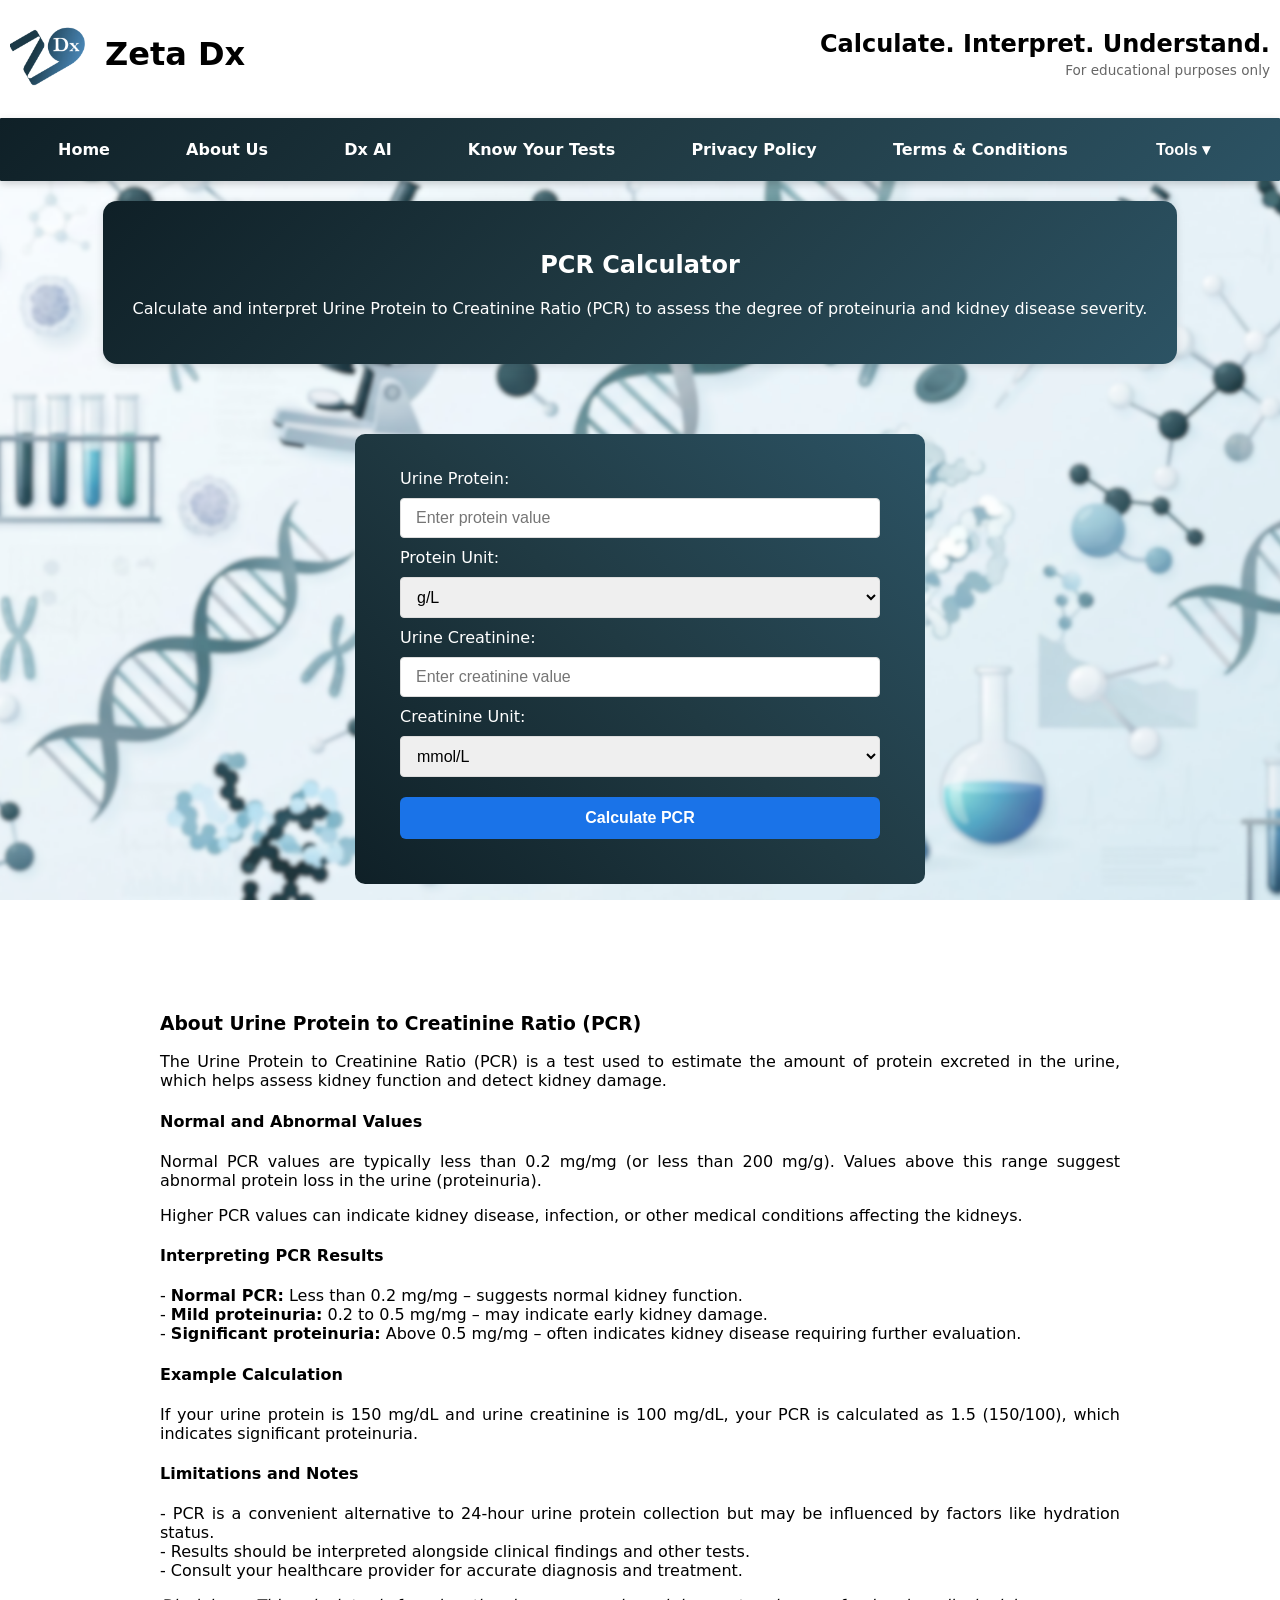
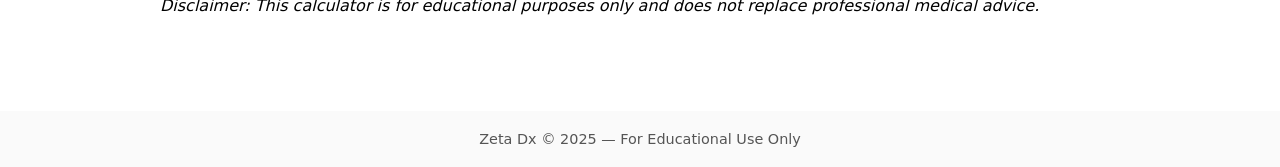
<file: pcr.html>
<!DOCTYPE html>
<html lang="en">
<head>
	<script async src="https://pagead2.googlesyndication.com/pagead/js/adsbygoogle.js?client=ca-pub-1137049263274228"
     crossorigin="anonymous"></script>
	<link rel="canonical" href="https://zeta-dx.github.io/pcr.html"/>

  <meta charset="UTF-8" />
  <meta name="viewport" content="width=device-width, initial-scale=1.0" />

  <title>Protein Creatinine Ratio | Zeta Dx</title>
  <link rel="icon" href="./favicon.ico" type="image/x-icon">

  <meta name="description" content="PCR Calculator to calculate Urine Protein to Creatinine Ratio with interpretation, examples and educational explanation." />

  <style>
    :root {
	  --brand-gradient: linear-gradient(135deg, #0f2027, #203a43, #2c5364);
	  --brand-shadow: 0 2px 8px rgba(0,0,0,0.12);
	}

	body {
	  background-image: url('bg.png');
	  background-size: cover;
	  background-repeat: no-repeat;
	  background-position: center;
	  background-attachment: fixed;
	  font-family: system-ui, -apple-system, BlinkMacSystemFont, "Segoe UI", Roboto, Arial, sans-serif;
	  margin: 0;
	  padding: 0;
	}

	/* ================= HEADER ================= */

	.top-header {
	  position: sticky;
	  top: 0;
	  z-index: 1000;

	  background: white;
	  box-shadow: 0 2px 10px rgba(0,0,0,0.1);
	}

	/* Top row layout */
	.header-main {
	  display: flex;
	  justify-content: space-between;
	  align-items: center;
	  padding: 14px 10px;
	}

	/* Navigation row */
	.header-nav {
	  max-width: 100%;
	  margin: 10px auto;
	  padding: 0px 20px;
	  background: var(--brand-gradient);
	  display: flex;
	  justify-content: space-around;
	  align-items: center;
	  box-shadow: var(--brand-shadow);
	  border-radius: 1px;
	}

	.header-nav a {
	  text-decoration: none;
	  color: #fff;
	  font-size: 16px;
	}
	
	.header-left {
	  display: flex;
	  align-items: center;
	  gap: 15px;
	}

	.header-left img {
	  height: 80px;
	}

	.title-block h1 {
	  margin: 0;
	  font-size: 2rem;
	}

	.header-right {
	  text-align: right;
	}

	.header-right h2 {
	  margin: 0;
	  font-size: 1.5rem;
	  font-weight: 600;
	}

	.header-right p {
	  margin: 4px 0 0;
	  font-size: 0.85rem;
	  color: #666;
	}
	.dropdown {
	  position: relative;
	}

	/* Button */
	.dropbtn {
	  background: none;
	  border: none;
	  cursor: pointer;
	  font-size: 16px;
	  color:white;
	}

	/* Dropdown menu */
	.dropdown-content {
	  display: none;
	  position: absolute;
	  font: system-ui;
	  top: 100%;
	  left: 0;
	  background: var(--brand-gradient);
	  min-width: 140px;
	  box-shadow: 0 6px 12px rgba(0,0,0,0.2);
	  z-index: 9999;
	}

	.dropdown-content a {
	  display: block;
	  padding: 10px 14px;
	  white-space: nowrap;
	}

	/* Show on hover */
	.dropdown:hover .dropdown-content {
	  display: block;
	}
	.header-og {
      max-width: 75%;
      margin: 20px auto;
      padding: 40px;
      background: white;
      border-radius: 8px;
      box-shadow: 0 2px 10px rgba(0,0,0,0.1);
      text-align: center;
    }
	
    /* ================= NAV ================= */

	nav {
	  background: #fff;
	  max-width: 65%;
	  margin: 10px auto;
	  padding: 14px 30px;

	  display: flex;
	  justify-content: space-around;
	  align-items: center;

	  box-shadow: var(--brand-shadow);
	  border-radius: 12px;
	}

	nav a {
	  text-decoration: none;
	  color: #000;
	  font-weight: 600;
	}

    .hero {
	  background: var(--brand-gradient);
	  width: 80%;
	  margin: 20px auto;
	  padding: 30px 25px;
	  text-align: center;
	  color: white;
	  border-radius: 14px;
	  box-shadow: var(--brand-shadow);
	}

	.hero h1 {
	  font-size: 2rem;
	  margin-bottom: 10px;
	}

    .section {
      max-width: 75%;
      margin: 30px auto;
      padding: 40px 60px;
      color: white;
      text-align: justify;
    }

    .white-section {
      background: white;
      color: black;
      border-radius: 10px;
      padding: 40px;
    }

    .calculator {
      background: linear-gradient(45deg, #0f2027, #203a43, #2c5364);
      color: white;
      border-radius: 10px;
      max-width: 50%;
      margin: auto;
      padding: 35px 45px;
      text-align: left;
    }

    input { 
		margin: 10px 0; 
		padding: 10px 15px; 
		width: 100%; 
		font-size: 16px; 
		text-align: left;
		border: 1px solid #ddd;
		border-radius: 4px;
		vertical-align: middle;
		box-sizing: border-box;
	}
	
	 select { 
		margin: 10px 0; 
		padding: 10px 12px; 
		width: 100%;
		font-size: 16px; 
		text-align: left;
		border: 1px solid #ddd;
		border-radius: 4px;
		vertical-align: middle;
		box-sizing: border-box;
	}

    button {
      background: #1a73e8;
      color: white;
      cursor: pointer;
      font-weight: bold;
	  width: 100%;
      padding: 12px;
      margin: 10px 0;
      border-radius: 6px;
      border: none;
      font-size: 1rem;
    }

    .result {
      margin-top: 15px;
      font-size: 1.2rem;
      font-weight: bold;
    }

    footer {
      text-align: center;
      padding: 20px;
      background: #fafafa;
      margin-top: 40px;
      font-size: 0.9rem;
      color: #555;
    }
  </style>
</head>

<body>
<header class="top-header">
  
  <!-- Top row -->
  <div class="header-main">
    <div class="header-left">
      <img src="zeta_dx.webp" alt="Zeta Dx Logo">
      <div class="title-block">
        <h1>Zeta Dx</h1>
      </div>
    </div>

    <div class="header-right">
      <h2>Calculate. Interpret. Understand.</h2>
      <p>For educational purposes only</p>
    </div>
  </div>

  <!-- Navigation row -->
<nav class="header-nav">
  <a href="./index.html">Home</a>
  <a href="./contact.html">About Us</a>
  <a href="./dx-ai.html">Dx AI</a>
  <a href="./medical-tests.html">Know Your Tests</a>
  <a href="./privacy_policy.html">Privacy Policy</a>
  <a href="./disclaimer.html">Terms & Conditions</a>

  <div class="dropdown">
    <button class="dropbtn">Tools ▾</button>
    <div class="dropdown-content">
		<a href="./eag.html">eAG</a>
		<a href="./egfr.html">eGFR</a>
      	<a href="./acr.html">ACR</a>
      	<a href="./pcr.html">PCR</a>
      	<a href="./inr.html">INR</a>
      	<a href="./esr.html">ESR</a>
	  	<a href="./convertors.html">Unit Convertors</a>
    </div>
  </div>
</nav>


</header>


<section class="hero">
  <h2>PCR Calculator</h2>
  <p>
    Calculate and interpret Urine Protein to Creatinine Ratio (PCR) to assess
    the degree of proteinuria and kidney disease severity.
  </p>
</section>

<section class="section">
  <div class="calculator">
	
	<label for="protein">Urine Protein:<br></label>
	<input type="number" id="protein" placeholder="Enter protein value" required>
	
	<label for="proteinUnit"><br>Protein Unit:<br></label>
	<select id="proteinUnit">
		<option value="g/L" selected>g/L</option>
		<option value="mg/L">mg/L</option>
	</select>
	
	<label for="creatininePCR"><br>Urine Creatinine:</label>
	<input type="number" id="creatininePCR" placeholder="Enter creatinine value" required>
	
	<label for="unitPCR">Creatinine Unit:</label>
	<select id="unitPCR">
		<option value="mmol/L" selected>mmol/L</option>
		<option value="mg/dL">mg/dL</option>
	</select>
	
	<button onclick="calculatePCR()">Calculate PCR</button>
	<div class="result" id="pcrResult" style="display: none;"></div>
	<div class="calculation" id="pcrCalculationDetails" style="display: none;"></div>

  </div>
</section>

<section class="section white-section">
  <h3>About Urine Protein to Creatinine Ratio (PCR)</h3>
  <p>The Urine Protein to Creatinine Ratio (PCR) is a test used to estimate the amount of protein excreted in the urine, which helps assess kidney function and detect kidney damage.</p>

  <h4>Normal and Abnormal Values</h4>
  <p>Normal PCR values are typically less than 0.2 mg/mg (or less than 200 mg/g). Values above this range suggest abnormal protein loss in the urine (proteinuria).</p>
  <p>Higher PCR values can indicate kidney disease, infection, or other medical conditions affecting the kidneys.</p>
  <h4>Interpreting PCR Results</h4>
  <p>
	- <strong>Normal PCR:</strong> Less than 0.2 mg/mg – suggests normal kidney function.<br>
	- <strong>Mild proteinuria:</strong> 0.2 to 0.5 mg/mg – may indicate early kidney damage.<br>
	- <strong>Significant proteinuria:</strong> Above 0.5 mg/mg – often indicates kidney disease requiring further evaluation.
  </p>
  <h4>Example Calculation</h4>
  <p>If your urine protein is 150 mg/dL and urine creatinine is 100 mg/dL, your PCR is calculated as 1.5 (150/100), which indicates significant proteinuria.</p>

  <h4>Limitations and Notes</h4>
  <p>
	- PCR is a convenient alternative to 24-hour urine protein collection but may be influenced by factors like hydration status.<br>
	- Results should be interpreted alongside clinical findings and other tests.<br>
	- Consult your healthcare provider for accurate diagnosis and treatment.
  </p>

  <p><em>Disclaimer: This calculator is for educational purposes only and does not replace professional medical advice.</em></p>
</section>

<footer>
  Zeta Dx © 2025 — For Educational Use Only
</footer>

<script>
function calculatePCR() {
	let protein = parseFloat(document.getElementById("protein").value);
	let proteinUnit = document.getElementById("proteinUnit").value;
	let creatinine = parseFloat(document.getElementById("creatininePCR").value);
	let unit = document.getElementById("unitPCR").value;
	
	if (isNaN(protein) || isNaN(creatinine) || creatinine <= 0) {
		document.getElementById("pcrResult").innerHTML = "Please enter valid values.";
		document.getElementById("pcrResult").style.display = "block";
		document.getElementById("pcrCalculationDetails").innerHTML = "";
		document.getElementById("pcrCalculationDetails").style.display = "none";
		return;
	}
	
	let originalProtein = protein;
	let originalCreatinine = creatinine;
	
	if (proteinUnit === "g/L") { 
		protein = (protein * 1000).toFixed(3); // Convert g/L to mg/L
	} else {
		protein = protein.toFixed(3);
	}
	
	if (unit === "mg/dL") { 
		creatinine = (creatinine * 10).toFixed(3); // Convert mg/dL to mg/L
	} else if (unit === "mmol/L") { 
		creatinine = (creatinine * 113.12).toFixed(3); // Convert mmol/L to mg/L
	} else {
		creatinine = creatinine.toFixed(3);
	}
	
	let pcr = (protein / creatinine).toFixed(2);
	if (pcr < 0.20) {
		classification = "Normal";
		color = "green";
	} else if (pcr >= 0.2 && pcr <= 1.0) {
		classification = "Low Proteinuria";
		color = "#f2db07";
	} else if (pcr >= 1.0 && pcr <= 5.0) {
		classification = "Moderate Proteinuria";
		color = "orange";
	} else {
		classification = "Nephrosis";
		color = "red";
	}
	
	document.getElementById("pcrResult").innerHTML = `<strong style="color: ${color};">PCR:</strong> ${pcr} <br> <strong style="color: ${color};">${classification}</strong>`;
	document.getElementById("pcrResult").style.display = "block";
	
	let calculationDetails = `Protein: ${originalProtein} ${proteinUnit} -> ${protein} mg/L<br>
							  Creatinine: ${originalCreatinine} ${unit} -> ${creatinine} mg/L<br>
							  PCR = Protein (mg/L) / Creatinine (mg/L) <br>
							  PCR = ${protein} / ${creatinine} <br>
							  PCR = ${pcr}`;
	
	document.getElementById("pcrCalculationDetails").innerHTML = `<strong>Calculation:</strong><br>${calculationDetails}`;
	document.getElementById("pcrCalculationDetails").style.display = "block";
}
</script>

</body>
</html>
</file>
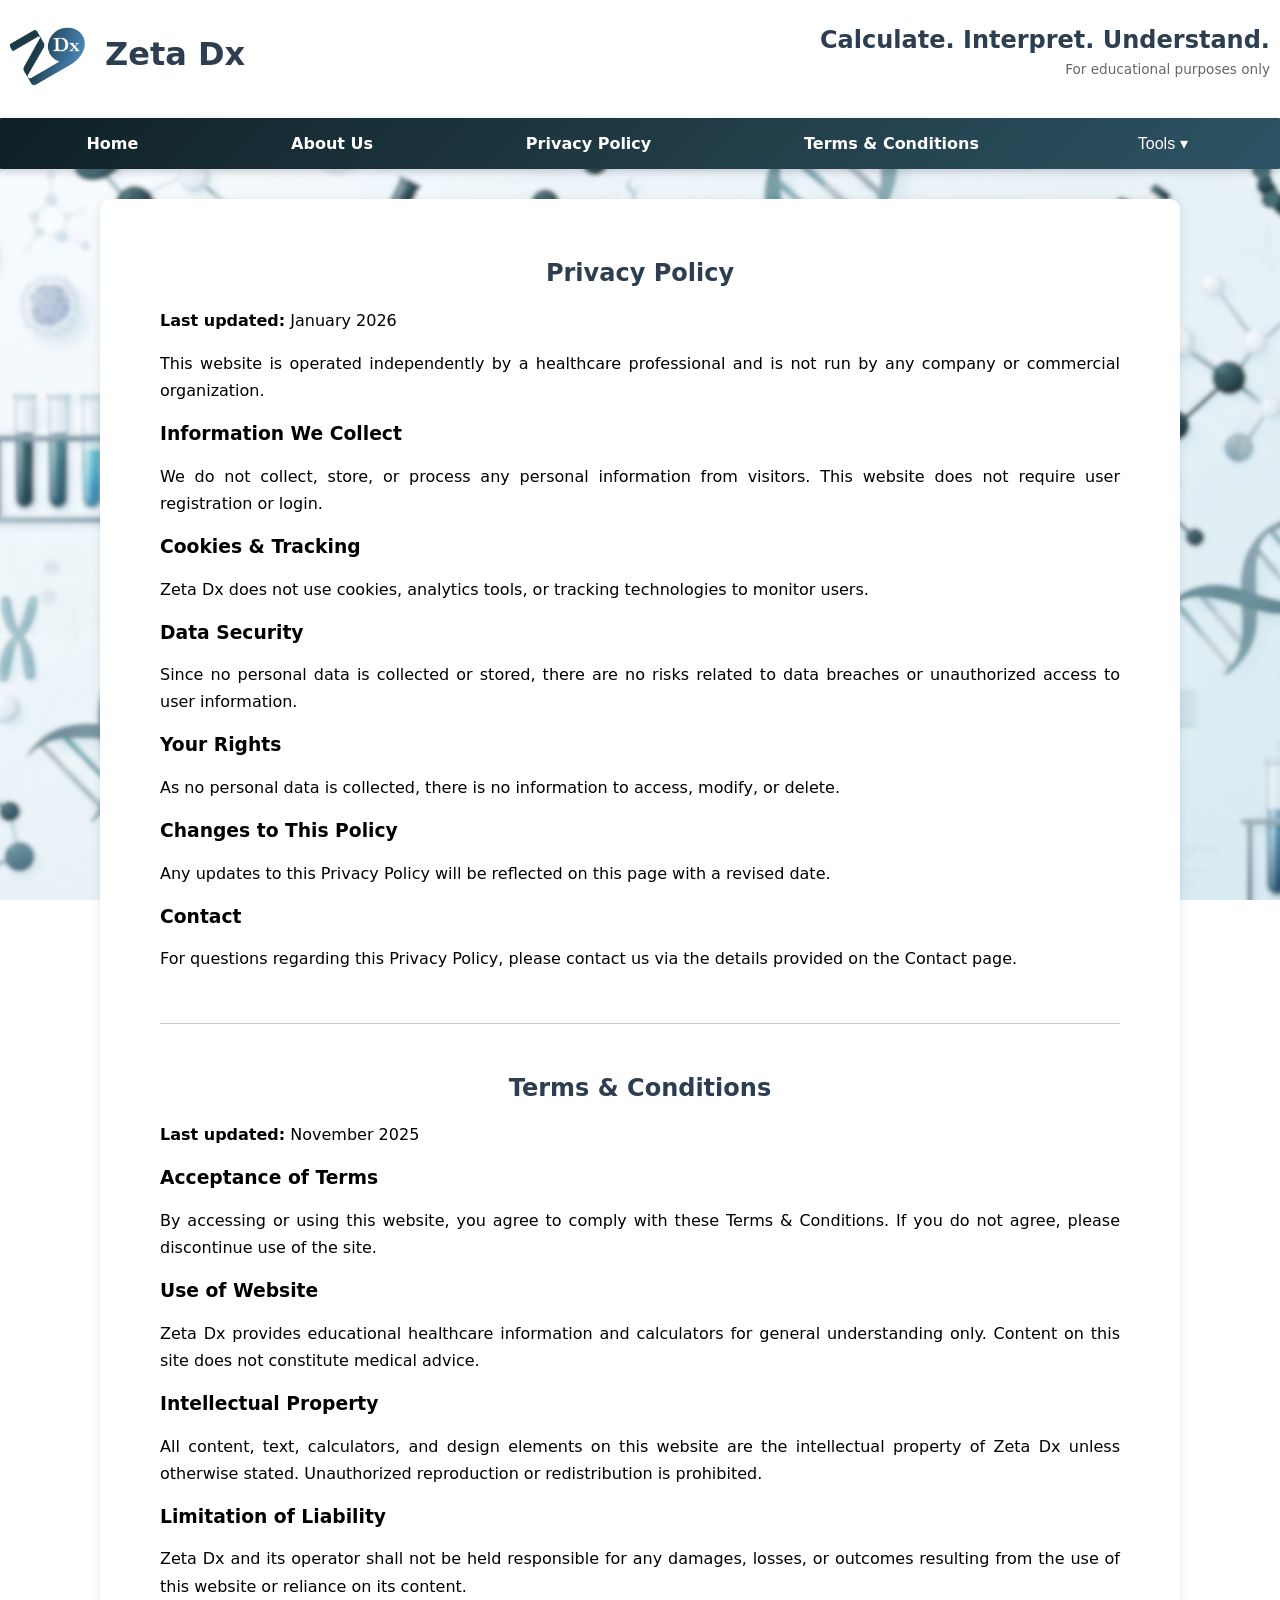
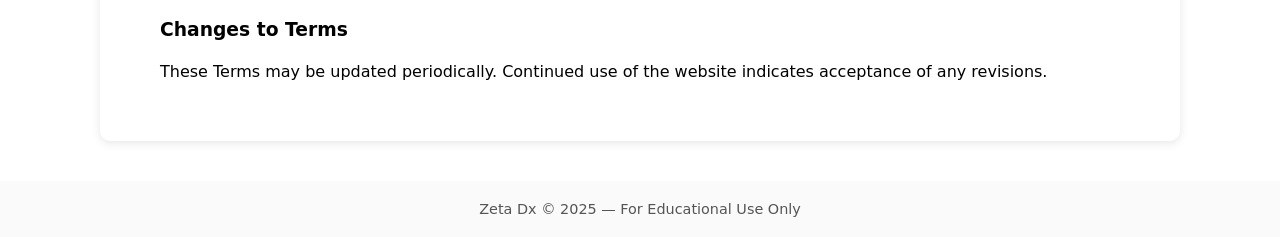
<file: privacy_policy.html>
<!DOCTYPE html>
<html lang="en">
<head>
  <script async src="https://pagead2.googlesyndication.com/pagead/js/adsbygoogle.js?client=ca-pub-1137049263274228"
     crossorigin="anonymous"></script>
	<link rel="canonical" href="https://zeta-dx.github.io/privacy_policy.html"/>

  <meta charset="UTF-8" />
  <meta name="viewport" content="width=device-width, initial-scale=1.0" />

  <title>Privacy Policy | Zeta Dx</title>
  <link rel="icon" href="./favicon.ico" type="image/x-icon">

  <meta name="description" content="Privacy Policy and Terms & Conditions for Zeta Dx. No data collection. Educational medical information only." />

  <style>
    :root {
	  --brand-gradient: linear-gradient(135deg, #0f2027, #203a43, #2c5364);
	  --brand-shadow: 0 2px 8px rgba(0,0,0,0.12);
	}

	body {
	  background-image: url('bg.png');
	  background-size: cover;
	  background-repeat: no-repeat;
	  background-position: center;
	  background-attachment: fixed;
	  font-family: system-ui, -apple-system, BlinkMacSystemFont, "Segoe UI", Roboto, Arial, sans-serif;
	  margin: 0;
	  padding: 0;
	}

	/* ================= HEADER ================= */

	.top-header {
	  position: sticky;
	  top: 0;
	  z-index: 1000;

	  background: white;
	  box-shadow: 0 2px 10px rgba(0,0,0,0.1);
	}

	/* Top row layout */
	.header-main {
	  display: flex;
	  justify-content: space-between;
	  align-items: center;
	  padding: 14px 10px;
	}

	/* Navigation row */
	.header-nav {
	  max-width: 100%;
	  margin: 10px auto;
	  padding: 15px 10px;
	  background: var(--brand-gradient);
	  display: flex;
	  justify-content: space-around;
	  align-items: center;
	  box-shadow: var(--brand-shadow);
	  border-radius: 1px;
	}

	.header-nav a {
	  text-decoration: none;
	  color: #fff;
	  font-size: 16px;
	}
	
	.header-left {
	  display: flex;
	  align-items: center;
	  gap: 15px;
	}

	.header-left img {
	  height: 80px;
	}

	.title-block h1 {
	  margin: 0;
	  font-size: 2rem;
	}

	.header-right {
	  text-align: right;
	}

	.header-right h2 {
	  margin: 0;
	  font-size: 1.5rem;
	  font-weight: 600;
	}

	.header-right p {
	  margin: 4px 0 0;
	  font-size: 0.85rem;
	  color: #666;
	}
	.dropdown {
	  position: relative;
	}

	/* Button */
	.dropbtn {
	  background: none;
	  border: none;
	  cursor: pointer;
	  font-size: 16px;
	  color:white;
	}

	/* Dropdown menu */
	.dropdown-content {
	  display: none;
	  position: absolute;
	  font: system-ui;
	  top: 100%;
	  left: 0;
	  background: var(--brand-gradient);
	  min-width: 140px;
	  box-shadow: 0 6px 12px rgba(0,0,0,0.2);
	  z-index: 9999;
	}

	.dropdown-content a {
	  display: block;
	  padding: 10px 14px;
	  white-space: nowrap;
	}

	/* Show on hover */
	.dropdown:hover .dropdown-content {
	  display: block;
	}
	.header-og {
      max-width: 75%;
      margin: 20px auto;
      padding: 40px;
      background: white;
      border-radius: 8px;
      box-shadow: 0 2px 10px rgba(0,0,0,0.1);
      text-align: center;
    }
	
   /* ================= NAV ================= */

	nav {
	  background: #fff;
	  max-width: 65%;
	  margin: 10px auto;
	  padding: 14px 30px;

	  display: flex;
	  justify-content: space-around;
	  align-items: center;

	  box-shadow: var(--brand-shadow);
	  border-radius: 12px;
	}

	nav a {
	  text-decoration: none;
	  color: #000;
	  font-weight: 600;
	}

    .hero {
	  background: var(--brand-gradient);
	  width: 80%;
	  margin: 20px auto;
	  padding: 30px 25px;
	  text-align: center;
	  color: white;
	  border-radius: 14px;
	  box-shadow: var(--brand-shadow);
	}

	.hero h1 {
	  font-size: 2rem;
	  margin-bottom: 10px;
	}

    .section {
      max-width: 75%;
      margin: 30px auto;
      padding: 40px 60px;
      background: white;
      color: black;
      border-radius: 10px;
      text-align: justify;
      box-shadow: 0 2px 10px rgba(0,0,0,0.1);
    }

    h1, h2 {
      text-align: center;
      color: #2c3e50;
    }

    p {
      line-height: 1.7;
      margin-top: 15px;
    }

    hr {
      margin: 50px 0;
      border: none;
      border-top: 1px solid #ccc;
    }

    a {
      color: #1a73e8;
      font-weight: 500;
    }

    footer {
      text-align: center;
      padding: 20px;
      background: #fafafa;
      margin-top: 40px;
      font-size: 0.9rem;
      color: #555;
    }
  </style>
</head>

<body>
<header class="top-header">
  
  <!-- Top row -->
  <div class="header-main">
    <div class="header-left">
      <img src="zeta_dx.webp" alt="Zeta Dx Logo">
      <div class="title-block">
        <h1>Zeta Dx</h1>
      </div>
    </div>

    <div class="header-right">
      <h2>Calculate. Interpret. Understand.</h2>
      <p>For educational purposes only</p>
    </div>
  </div>

  <!-- Navigation row -->
  <nav class="header-nav">
  <a href="./index.html">Home</a>
  <a href="./contact.html">About Us</a>
  <a href="./privacy_policy.html">Privacy Policy</a>
  <a href="./disclaimer.html">Terms & Conditions</a>

  <div class="dropdown">
    <button class="dropbtn">Tools ▾</button>
    <div class="dropdown-content">
      <a href="./acr.html">ACR</a>
      <a href="./pcr.html">PCR</a>
      <a href="./inr.html">INR</a>
      <a href="./esr.html">ESR</a>
    </div>
  </div>
</nav>
</header>
<section class="section">
  <h2>Privacy Policy</h2>
  <p><strong>Last updated:</strong> January 2026</p>

  <p>
    This website is operated independently by a healthcare professional and is
    not run by any company or commercial organization.
  </p>

  <h3>Information We Collect</h3>
  <p>
    We do not collect, store, or process any personal information from visitors.
    This website does not require user registration or login.
  </p>

  <h3>Cookies & Tracking</h3>
  <p>
    Zeta Dx does not use cookies, analytics tools, or tracking technologies to
    monitor users.
  </p>

  <h3>Data Security</h3>
  <p>
    Since no personal data is collected or stored, there are no risks related to
    data breaches or unauthorized access to user information.
  </p>

  <h3>Your Rights</h3>
  <p>
    As no personal data is collected, there is no information to access, modify,
    or delete.
  </p>

  <h3>Changes to This Policy</h3>
  <p>
    Any updates to this Privacy Policy will be reflected on this page with a
    revised date.
  </p>

  <h3>Contact</h3>
  <p>
    For questions regarding this Privacy Policy, please contact us via the
    details provided on the Contact page.
  </p>

  <hr>

  <h2>Terms & Conditions</h2>
  <p><strong>Last updated:</strong> November 2025</p>

  <h3>Acceptance of Terms</h3>
  <p>
    By accessing or using this website, you agree to comply with these Terms &
    Conditions. If you do not agree, please discontinue use of the site.
  </p>

  <h3>Use of Website</h3>
  <p>
    Zeta Dx provides educational healthcare information and calculators for
    general understanding only. Content on this site does not constitute medical
    advice.
  </p>

  <h3>Intellectual Property</h3>
  <p>
    All content, text, calculators, and design elements on this website are the
    intellectual property of Zeta Dx unless otherwise stated. Unauthorized
    reproduction or redistribution is prohibited.
  </p>

  <h3>Limitation of Liability</h3>
  <p>
    Zeta Dx and its operator shall not be held responsible for any damages,
    losses, or outcomes resulting from the use of this website or reliance on its
    content.
  </p>

  <h3>Changes to Terms</h3>
  <p>
    These Terms may be updated periodically. Continued use of the website
    indicates acceptance of any revisions.
  </p>
</section>

<footer>
  Zeta Dx © 2025 — For Educational Use Only
</footer>

</body>
</html>
</file>
<file: style.css>
:root {
    --brand-gradient: linear-gradient(135deg, #0f2027, #203a43, #2c5364);
    --brand-shadow: 0 2px 8px rgba(0,0,0,0.12);
}

body {
    background-image: url('bg.png');
    background-size: cover;
    background-repeat: no-repeat;
    background-position: center;
    background-attachment: fixed;
    font-family: system-ui, -apple-system, BlinkMacSystemFont, "Segoe UI", Roboto, Arial, sans-serif;
    margin: 0;
    padding: 0;
    
}

/* ================= HEADER ================= */

.top-header {
    position: sticky;
    top: 0;
    z-index: 1000;

    background: white;
    box-shadow: 0 2px 10px rgba(0,0,0,0.1);
}

/* Top row layout */
.header-main {
    display: flex;
    justify-content: space-between;
    align-items: center;
    padding: 14px 10px;
}

/* Navigation row */
.header-nav {
    max-width: 100%;
    margin: 10px auto;
    padding: 14px 30px;
    background: var(--brand-gradient);
    display: flex;
    justify-content: space-around;
    align-items: center;

    box-shadow: var(--brand-shadow);
    border-radius: 1px;
}

.header-nav a {
    text-decoration: none;
    color: #fff;
    font-size: 16px;
}

.header-left {
    display: flex;
    align-items: center;
    gap: 15px;
}

.header-left img {
    height: 80px;
}

.title-block h1 {
    margin: 0;
    font-size: 2rem;
}

.header-right {
    text-align: right;
}

.header-right h2 {
    margin: 0;
    font-size: 1.5rem;
    font-weight: 600;
}

.header-right p {
    margin: 4px 0 0;
    font-size: 0.85rem;
    color: #666;
}
.dropdown {
    position: relative;
}

/* Button */
.dropbtn {
    background: none;
    border: none;
    cursor: pointer;
    font-size: 16px;
    color:white;
}

/* Dropdown menu */
.dropdown-content {
    display: none;
    position: absolute;
    font: system-ui;
    top: 100%;
    left: 0;
    background: var(--brand-gradient);
    min-width: 140px;
    box-shadow: 0 6px 12px rgba(0,0,0,0.2);
    z-index: 9999;
}

.dropdown-content a {
    display: block;
    padding: 10px 14px;
    white-space: nowrap;
}

/* Show on hover */
.dropdown:hover .dropdown-content {
    display: block;
}

/* ================= INTRODUCTION ================= */

.intro-section {

width: 60%;

margin: 20px auto 30px;

padding: 35px 20px;

background: white;

border-radius: 14px;

box-shadow: var(--brand-shadow);

}


.intro-content {

max-width: 90%;

margin: 10px auto;

}

.intro-content h2 {

margin-top: 5px;

margin-bottom: 20px;


color: #203a43;

font-size: 1.8rem;

text-align: center;

}


.intro-content p {

color: #444;

font-size: 1rem;

line-height: 1.7;

text-align: justify;

margin-bottom: 16px;

}


.intro-highlight {

display: flex;

flex-direction: column;

align-items: center;

gap: 5px;

margin: 25px 0;

padding: 18px;

background: var(--brand-gradient);

color: white;

border-radius: 10px;

text-align: center;

}


.intro-highlight strong {

font-size: 1.2rem;

}


.intro-highlight span {

font-size: 1.2rem;

opacity: 0.9;

}


.intro-disclaimer {

font-size: 1rem !important;

color: #ff0000 !important;

margin-bottom: 0 !important;

}


/* ================= MOBILE ================= */

@media (max-width: 500px) {

.intro-section {

    width: 70%;

    padding: 15px 20px;

}

.intro-content p {

    text-align: left;

}

}

/* ================= NAV ================= */

nav {
    background: #fff;
    max-width: 65%;
    margin: 10px auto;
    padding: 14px 30px;

    display: flex;
    justify-content: space-around;
    align-items: center;

    box-shadow: var(--brand-shadow);
    border-radius: 12px;
}

nav a {
    text-decoration: none;
    color: #000;
    font-weight: 600;
}

/* ================= HERO ================= */

.hero {
    background: var(--brand-gradient);
    width: 80%;
    margin: 20px auto;
    padding: 30px 25px;
    text-align: center;
    color: white;
    border-radius: 14px;
    box-shadow: var(--brand-shadow);
}

.hero h1 {
    font-size: 2rem;
    margin-bottom: 10px;
}

/* ================= SECTIONS ================= */

.section {
    padding: 40px 20px;
    text-align: center;
}

.section-title {
    background: var(--brand-gradient);
    color: white;
    padding: 16px 30px;
    border-radius: 12px;
    width: fit-content;
    margin: 0 auto 30px;
    box-shadow: var(--brand-shadow);
}

/* ================= CARDS ================= */

.cards {
    width: 60%;
    margin: 0 auto;
    display: grid;
    grid-template-columns: repeat(3, minmax(250px, 1fr));
    gap: 20px;
}

.card {
    background: var(--brand-gradient);
    border-radius: 14px;
    padding: 24px;
    color: white;
    box-shadow: var(--brand-shadow);
    transition: transform 0.2s ease, box-shadow 0.2s ease;
}

.card-icon {
    width: 100%;
    height: 70px;

    margin-bottom: 18px;

    display: flex;
    align-items: center;
    justify-content: center;
}

.card-icon img {
    width: 100%;
    height: 100%;

    object-fit: contain;

    display: block;
}

.card-icon-1 {
    width: 100%;
    height: 100px;

    margin-bottom: 18px;

    display: flex;
    align-items: center;
    justify-content: center;
}

.card-icon-1 img {
    width: 100%;
    height: 100%;

    object-fit: contain;

    display: block;
}

.card:hover {
    transform: translateY(-4px);
    box-shadow: 0 6px 16px rgba(0,0,0,0.18);
}

.card h3 {
    margin-top: 0;
    font-size: 1.15rem;
}

.card p {
    font-size: 0.95rem;
    line-height: 1.5;
}

/* ================= FOOTER ================= */

footer {
    max-width: 100%;
    margin: 40px auto 0;
    padding: 20px;
    background: white;
    border-radius: 8px;
    box-shadow: var(--brand-shadow);
    text-align: center;
}

footer ul {
    list-style: none;
    padding: 0;
    display: flex;
    justify-content: center;
    gap: 40px;
    margin: 0;
}

footer ul li a {
    color: #1a73e8;
    font-weight: 500;
    text-decoration: none;
}

footer ul li a:hover {
    text-decoration: underline;
}

footer p {
    margin-top: 12px;
    font-size: 0.85rem;
    color: #555;
}

/* ================= MOBILE ================= */

@media (max-width: 700px) {
    nav {
    max-width: 90%;
    flex-direction: column;
    gap: 10px;
    }

    .cards {
    width: 90%;
    grid-template-columns: 1fr;
    }

    .header-right {
    display: none;
    }
}


:root {
    --brand-gradient: linear-gradient(135deg, #0f2027, #203a43, #2c5364);
    --brand-shadow: 0 2px 8px rgba(0,0,0,0.12);
}

body {
    background-image: url('bg.png');
    background-size: cover;
    background-repeat: no-repeat;
    background-position: center;
    background-attachment: fixed;
    font-family: system-ui, -apple-system, BlinkMacSystemFont, "Segoe UI", Roboto, Arial, sans-serif;
    margin: 0;
    padding: 0;
}

/* ================= HEADER ================= */

.top-header {
    position: sticky;
    top: 0;
    z-index: 1000;

    background: white;
    box-shadow: 0 2px 10px rgba(0,0,0,0.1);
}

/* Top row layout */
.header-main {
    display: flex;
    justify-content: space-between;
    align-items: center;
    padding: 14px 10px;
}

/* Navigation row */
.header-nav {
    max-width: 100%;
    margin: 10px auto;
    padding: 0px 20px;
    background: var(--brand-gradient);
    display: flex;
    justify-content: space-around;
    align-items: center;
    box-shadow: var(--brand-shadow);
    border-radius: 1px;
}

.header-nav a {
    text-decoration: none;
    color: #fff;
    font-size: 16px;
}

.header-left {
    display: flex;
    align-items: center;
    gap: 15px;
}

.header-left img {
    height: 80px;
}

.title-block h1 {
    margin: 0;
    font-size: 2rem;
}

.header-right {
    text-align: right;
}

.header-right h2 {
    margin: 0;
    font-size: 1.5rem;
    font-weight: 600;
}

.header-right p {
    margin: 4px 0 0;
    font-size: 0.85rem;
    color: #666;
}
.dropdown {
    position: relative;
}

/* Button */
.dropbtn {
    background: none;
    border: none;
    cursor: pointer;
    font-size: 16px;
    color:white;
}

/* Dropdown menu */
.dropdown-content {
    display: none;
    position: absolute;
    font: system-ui;
    top: 100%;
    left: 0;
    background: var(--brand-gradient);
    min-width: 140px;
    box-shadow: 0 6px 12px rgba(0,0,0,0.2);
    z-index: 9999;
}

.dropdown-content a {
    display: block;
    padding: 10px 14px;
    white-space: nowrap;
}

/* Show on hover */
.dropdown:hover .dropdown-content {
    display: block;
}
.header-og {
    max-width: 75%;
    margin: 20px auto;
    padding: 40px;
    background: white;
    border-radius: 8px;
    box-shadow: 0 2px 10px rgba(0,0,0,0.1);
    text-align: center;
}
/* ================= NAV ================= */

nav {
    background: #fff;
    max-width: 65%;
    margin: 10px auto;
    padding: 14px 30px;

    display: flex;
    justify-content: space-around;
    align-items: center;

    box-shadow: var(--brand-shadow);
    border-radius: 12px;
}

nav a {
    text-decoration: none;
    color: #000;
    font-weight: 600;
}
.hero {
    background: var(--brand-gradient);
    width: 80%;
    margin: 20px auto;
    padding: 30px 25px;
    text-align: center;
    color: white;
    border-radius: 14px;
    box-shadow: var(--brand-shadow);
}

.hero h1 {
    font-size: 2rem;
    margin-bottom: 10px;
}

.section {
    max-width: 75%;
    margin: 30px auto;
    padding: 40px 60px;
    color: white;
    text-align: justify;
}

.white-section {
    background: white;
    color: black;
    border-radius: 10px;
    padding: 40px;
}

.calculator {
    background: linear-gradient(45deg, #0f2027, #203a43, #2c5364);
    color: white;
    border-radius: 10px;
    max-width: 50%;
    margin: auto;
    padding: 35px 45px;
    text-align: left;
}

input { 
    margin: 10px 0; 
    padding: 10px 15px; 
    width: 100%; 
    font-size: 16px; 
    text-align: left;
    border: 1px solid #ddd;
    border-radius: 4px;
    vertical-align: middle;
    box-sizing: border-box;
}

    select { 
    margin: 10px 0; 
    padding: 10px 12px; 
    width: 100%;
    font-size: 16px; 
    text-align: left;
    border: 1px solid #ddd;
    border-radius: 4px;
    vertical-align: middle;
    box-sizing: border-box;
}

button {
    background: #1a73e8;
    color: white;
    cursor: pointer;
    font-weight: bold;
    width: 100%;
    padding: 12px;
    margin: 10px 0;
    border-radius: 6px;
    border: none;
    font-size: 1rem;
}

.result {
    margin-top: 15px;
    font-size: 1.2rem;
    font-weight: bold;
}

footer {
    text-align: center;
    padding: 20px;
    background: #fafafa;
    margin-top: 40px;
    font-size: 0.9rem;
    color: #555;
}


    :root {
	  --brand-gradient: linear-gradient(135deg, #0f2027, #203a43, #2c5364);
	  --brand-shadow: 0 2px 8px rgba(0,0,0,0.12);
	}

	body {
	  background-image: url('bg.png');
	  background-size: cover;
	  background-repeat: no-repeat;
	  background-position: center;
	  background-attachment: fixed;
	  font-family: system-ui, -apple-system, BlinkMacSystemFont, "Segoe UI", Roboto, Arial, sans-serif;
	  margin: 0;
	  padding: 0;
	}

	/* ================= HEADER ================= */

	.top-header {
	  position: sticky;
	  top: 0;
	  z-index: 1000;

	  background: white;
	  box-shadow: 0 2px 10px rgba(0,0,0,0.1);
	}

	/* Top row layout */
	.header-main {
	  display: flex;
	  justify-content: space-between;
	  align-items: center;
	  padding: 14px 10px;
	}

	/* Navigation row */
	.header-nav {
	  max-width: 100%;
	  margin: 10px auto;
	  padding: 15px 10px;
	  background: var(--brand-gradient);
	  display: flex;
	  justify-content: space-around;
	  align-items: center;
	  box-shadow: var(--brand-shadow);
	  border-radius: 1px;
	}

	.header-nav a {
	  text-decoration: none;
	  color: #fff;
	  font-size: 16px;
	}
	
	.header-left {
	  display: flex;
	  align-items: center;
	  gap: 15px;
	}

	.header-left img {
	  height: 80px;
	}

	.title-block h1 {
	  margin: 0;
	  font-size: 2rem;
	}

	.header-right {
	  text-align: right;
	}

	.header-right h2 {
	  margin: 0;
	  font-size: 1.5rem;
	  font-weight: 600;
	}

	.header-right p {
	  margin: 4px 0 0;
	  font-size: 0.85rem;
	  color: #666;
	}
	.dropdown {
	  position: relative;
	}

	/* Button */
	.dropbtn {
	  background: none;
	  border: none;
	  cursor: pointer;
	  font-size: 16px;
	  color:white;
	}

	/* Dropdown menu */
	.dropdown-content {
	  display: none;
	  position: absolute;
	  font: system-ui;
	  top: 100%;
	  left: 0;
	  background: var(--brand-gradient);
	  min-width: 140px;
	  box-shadow: 0 6px 12px rgba(0,0,0,0.2);
	  z-index: 9999;
	}

	.dropdown-content a {
	  display: block;
	  padding: 10px 14px;
	  white-space: nowrap;
	}

	/* Show on hover */
	.dropdown:hover .dropdown-content {
	  display: block;
	}
	.header-og {
      max-width: 75%;
      margin: 20px auto;
      padding: 40px;
      background: white;
      border-radius: 8px;
      box-shadow: 0 2px 10px rgba(0,0,0,0.1);
      text-align: center;
    }
	
    /* ================= NAV ================= */

	nav {
	  background: #fff;
	  max-width: 65%;
	  margin: 10px auto;
	  padding: 14px 30px;

	  display: flex;
	  justify-content: space-around;
	  align-items: center;

	  box-shadow: var(--brand-shadow);
	  border-radius: 12px;
	}

	nav a {
	  text-decoration: none;
	  color: #000;
	  font-weight: 600;
	}

    .hero {
	  background: var(--brand-gradient);
	  width: 80%;
	  margin: 20px auto;
	  padding: 30px 25px;
	  text-align: center;
	  color: white;
	  border-radius: 14px;
	  box-shadow: var(--brand-shadow);
	}

	.hero h1 {
	  font-size: 2rem;
	  margin-bottom: 10px;
	}

    .section {
      max-width: 75%;
      margin: 30px auto;
      padding: 40px 60px;
      background: white;
      color: black;
      border-radius: 10px;
      text-align: justify;
      box-shadow: 0 2px 10px rgba(0,0,0,0.1);
    }

    h1, h2 {
      text-align: center;
      color: #2c3e50;
    }

    p {
      line-height: 1.7;
      margin-top: 15px;
    }

    a {
      color: #1a73e8;
      font-weight: 500;
    }

    footer {
      text-align: center;
      padding: 20px;
      background: #fafafa;
      margin-top: 40px;
      font-size: 0.9rem;
      color: #555;
    }
</file>
